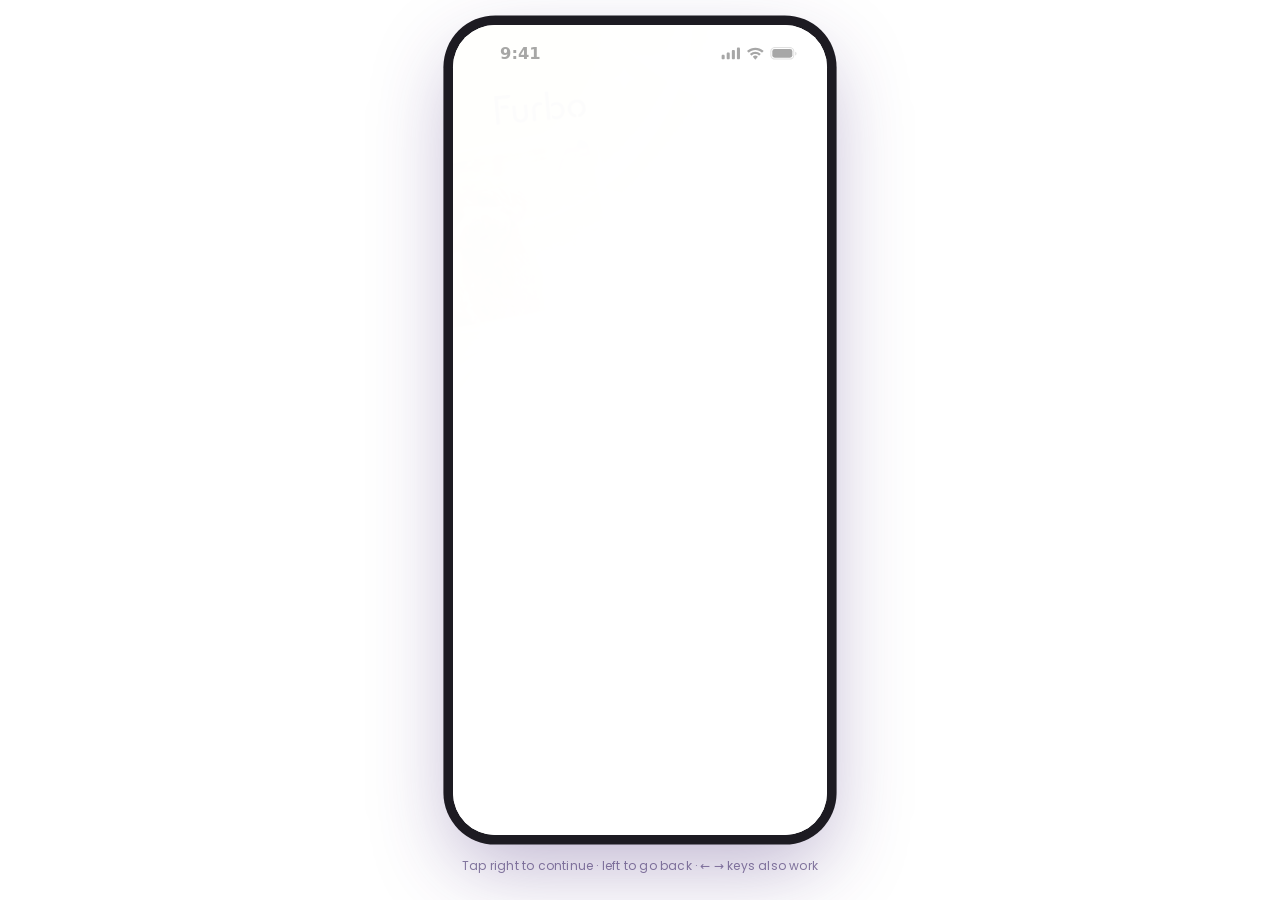
<file: index.html>
<!doctype html>
<html lang="en"><head><meta charset="utf-8"><meta name="viewport" content="width=device-width,initial-scale=1">
<title>Furbo 2026 Wrapped</title>
<meta http-equiv="refresh" content="0; url=v8/">
<style>body{font:16px/1.5 system-ui,sans-serif;display:grid;place-items:center;min-height:100vh;margin:0;background:#fff;color:#434343}a{color:#5170d7;font-weight:600}</style>
</head><body><p>Opening the latest version… <a href="v8/">v8</a></p></body></html>
</file>
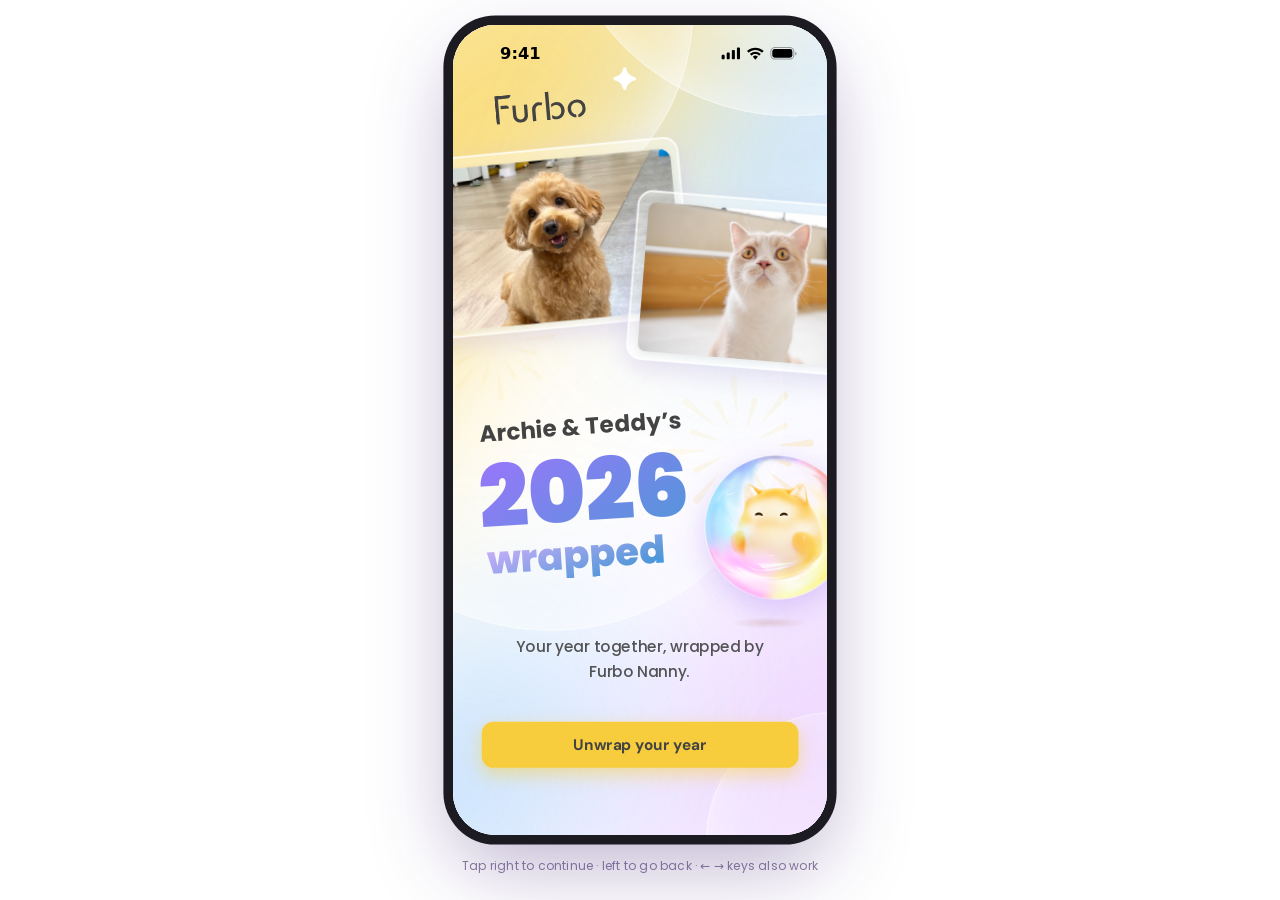
<file: v1/index.html>
<!doctype html>
<html lang="en">
<head>
<meta charset="utf-8">
<meta name="viewport" content="width=device-width, initial-scale=1, viewport-fit=cover, user-scalable=no">
<title>Furbo 2026 Wrapped</title>
<meta name="apple-mobile-web-app-capable" content="yes">
<meta name="mobile-web-app-capable" content="yes">
<meta name="theme-color" content="#ffffff">
<meta name="format-detection" content="telephone=no">
<link rel="preconnect" href="https://fonts.googleapis.com">
<link rel="preconnect" href="https://fonts.gstatic.com" crossorigin>
<link href="https://fonts.googleapis.com/css2?family=DM+Sans:opsz,wght@9..40,500;9..40,700&family=Poppins:wght@500;600;700;800;900&display=swap" rel="stylesheet">
<link rel="stylesheet" href="styles.css?v=20261020d">
</head>
<body>
<div id="viewport">
  <div id="phone">
    <div id="sides"></div>
    <div id="stage">

      <!-- ============ 1 · COVER ============ -->
      <section class="screen s1" data-id="1">
        <img class="star twinkle" src="img/star4.svg" style="left:167px;top:44px;width:24px;--d:0s" alt="">

        <div class="polaroid dog float" style="left:-32px;top:128px;width:275px;height:188px;--rot:-5.46deg;--d:0s">
          <div class="photo" style="left:11px;top:9.5px;width:253px;height:169px;border-radius:12px">
            <img src="img/photo_screenshot.png" style="width:136.77%;height:272.82%;left:-15.44%;top:-87.63%" alt="">
          </div>
        </div>
        <div class="polaroid cat float" style="left:186px;top:181px;width:255px;height:177px;--rot:4.6deg;--d:-1.4s">
          <div class="photo" style="left:10px;top:10px;width:235px;height:156px;border-radius:8px">
            <img src="img/photo_cat.png" style="width:124.05%;height:125.05%;left:-4.43%;top:-6.6%" alt="">
          </div>
        </div>

        <img class="logo-cover" src="img/logo.svg" alt="Furbo">
        <p class="cover-names pop" style="--d:.35s">Archie &amp; Teddy’s</p>
        <p class="cover-year pop" style="--d:.5s">2026</p>
        <p class="cover-wrapped pop" style="--d:.68s">wrapped</p>
        <p class="cover-sub pop" style="--d:.85s">Your year together, wrapped by Furbo Nanny.</p>

        <div class="mascot bob" style="left:262px;top:448px;width:151px;height:151px;--d:-.6s">
          <img src="img/mascot_main.png" style="width:133.33%;height:134.23%;left:-16.67%;top:-20.13%" alt="">
        </div>
        <img class="shadow-blob" src="img/shadow.svg" style="left:290px;top:617px;width:79px" alt="">

        <button class="cta cta-yellow" data-next>Unwrap your year</button>
      </section>

      <!-- ============ 2 · DAYS ON DUTY ============ -->
      <section class="screen s2 story" data-id="2" data-pill-src="img/pill3.svg" data-pill="Nanny’s Year" data-title="328 days on duty">
        <img class="ring-img" src="img/2-image.png" alt="">
        <img class="calendar float-slow" src="img/calendar.png" alt="">
        <div class="paw-glow"></div>
        <img class="star twinkle" src="img/star4.svg" style="left:323px;top:182px;width:20px;--d:.2s" alt="">
        <img class="star twinkle" src="img/star4.svg" style="left:184px;top:34px;width:20px;--d:.9s" alt="">
        <img class="star twinkle" src="img/star4.svg" style="left:306px;top:310px;width:26px;--d:.5s" alt="">
        <img class="star twinkle" src="img/star4.svg" style="left:42px;top:224px;width:20px;--d:1.1s" alt="">
        <h2 class="title pop" style="top:186px;width:248px;left:71px;--d:.1s">Never took a day off.</h2>
        <div class="stat" style="top:350.7px;left:-1.8px;--d:.25s">
          <div class="num h91"><span class="count" data-to="328">328</span></div>
          <div class="cap cap26">days on duty</div>
        </div>
        <img class="shadow-blob" src="img/shadow.svg" style="left:290px;top:689px;width:71px" alt="">
        <img class="mascot-png bob pop" src="img/nanny_calendar.png" style="left:233px;top:493px;width:191.8px;scale:-1 1;--d:.4s" alt="">
      </section>

      <!-- ============ 3 · MOMENTS CAUGHT ============ -->
      <section class="screen s3 story" data-id="3" data-pill-src="img/pill3.svg" data-pill="Nanny’s Year" data-title="61,300 moments caught">
        <img class="star twinkle" src="img/star4.svg" style="left:324px;top:175px;width:18px;--d:.3s" alt="">
        <img class="star twinkle" src="img/star4.svg" style="left:52px;top:140px;width:18px;--d:.8s" alt="">
        <div class="crop float-slow" style="left:187px;top:207px;width:214px;height:220px;opacity:.28;transform:rotate(-148.56deg) scaleY(-1);--d:-1s"><img src="img/cards_dogs.png" style="width:241%;height:100%;left:-141%;top:0" alt=""></div>
        <div class="crop float-slow card3 a" style="left:120px;top:292px;width:190px;height:166px;opacity:.85;--rot:3.3deg;--d:-.4s"><img src="img/cards_calsnap.png" style="width:396.8%;height:192.8%;left:-203.6%;top:-75.7%" alt=""></div>
        <div class="crop float-slow card3 b" style="left:231px;top:359px;width:193px;height:198px;opacity:.9;--d:-1.8s"><img src="img/cards_dogs.png" style="width:241%;height:100%;left:-141%;top:0" alt=""></div>
        <img class="star twinkle" src="img/star4.svg" style="left:194px;top:469px;width:22px;--d:.6s;z-index:3" alt="">
        <h2 class="title pop" style="top:193px;width:298px;left:46px;--d:.1s">Nothing<br>slipping past.</h2>
        <div class="mascot-wrap" style="left:-30px;top:311px;width:198px;height:195px">
          <img class="bob" src="img/nanny_camera.png" style="width:100%;height:100%" alt="">
          <div class="flash"></div>
        </div>
        <img class="shadow-blob" src="img/shadow.svg" style="left:6px;top:505px;width:67px" alt="">
        <div class="stat" style="top:562px;--d:.25s">
          <div class="num h77"><span class="count" data-to="61300">61,300</span></div>
          <div class="cap cap24">moments caught</div>
        </div>
      </section>

      <!-- ============ 4 · CALM ============ -->
      <section class="screen s4 story" data-id="4" data-pill-src="img/pill3.svg" data-pill="Nanny’s Year" data-title="47 times calmed">
        <img class="star twinkle" src="img/star4.svg" style="left:52px;top:140px;width:18px;--d:.3s" alt="">
        <img class="star twinkle" src="img/star4.svg" style="left:321px;top:261px;width:18px;--d:.9s" alt="">
        
        <img class="note-img ns1" src="img/4-1.png" style="left:342px;top:130px;width:48px;opacity:.4" alt="">
        <img class="note-img ns2" src="img/4-2.png" style="left:32px;top:310px;width:52px;opacity:.4" alt="">
        <h2 class="title pop" style="top:194px;width:380px;left:5px;--d:.1s">Calm, whenever it counted</h2>
        <img class="cloud-bubble pop" src="img/bubble_cloud.svg" style="left:71.6px;top:305px;width:323.2px;height:257.9px;--d:.2s" alt="">
        <div class="stat" style="top:364px;left:132px;width:210.3px;--d:.35s;text-align:center">
          <div class="num s4num" style="width:210.3px"><span class="count" data-to="47">47</span></div>
          <div class="cap s4cap" style="width:210.3px">times calmed</div>
        </div>
        <img class="mascot-png bob" src="img/nanny_calm.png" style="left:-34.74px;top:483.41px;width:197.2px;height:196.3px;--d:-1s;filter:drop-shadow(0 10px 18px rgba(170,130,240,.3))" alt="">
        <img class="shadow-blob" src="img/shadow.svg" style="left:13.1px;top:680.4px;width:99.9px" alt="">
      
        <img class="note-img nb n1" src="img/4-1.png" style="left:44px;top:464px;width:54px" alt="">
        <img class="note-img nb n2" src="img/4-2.png" style="left:260px;top:538px;width:66px" alt="">
        <img class="note-img nb n3" src="img/4-3.png" style="left:306px;top:628px;width:42px" alt="">
      </section>

      <!-- ============ 5 · BARKS ============ -->
      <section class="screen s5 story" data-id="5" data-pill-src="img/5-pill.svg" data-pill="Archie &amp; Teddy’s Year" data-pill-class="wide" data-title="2,150 barks">
        <img class="star twinkle" src="img/star4.svg" style="left:333px;top:128px;width:18px;--d:.2s" alt="">
        <img class="star twinkle" src="img/star4.svg" style="left:37px;top:193px;width:18px;--d:.7s" alt="">
        <img class="star twinkle" src="img/star4.svg" style="left:326px;top:311px;width:18px;--d:1.2s" alt="">
        <h2 class="title pop" style="top:194px;width:265px;left:58px;--d:.1s;font-size:40px;line-height:46px">They had a lot to say.</h2>
        <img class="dog-round pop" src="img/photo_dog_round.png" style="--d:.25s" alt="">
        <div class="chip chipL wiggle" style="left:62px;top:312px"><img class="bub" src="img/5-bubble.svg" alt=""><img class="wf" src="img/wave_chip.svg" alt=""></div>
        <div class="chip chipR wiggle" style="left:250px;top:428px;--d:-.8s"><img class="bub" src="img/5-bubble.svg" alt=""><img class="wf" src="img/wave_chip.svg" alt=""></div>
        <div class="stat" style="top:516px;--d:.4s">
          <div class="num h82"><span class="count" data-to="2150">2,150</span></div>
          <div class="cap cap24">barks</div>
          <div class="badge gold" style="margin-top:16px">Top 4% of Furbo Maltipoos</div>
        </div>
      </section>

      <!-- ============ 6 · BUSIEST DAY ============ -->
      <section class="screen s6 story" data-id="6" data-pill-src="img/5-pill.svg" data-pill="Archie &amp; Teddy’s Year" data-pill-class="wide" data-title="Mar 22 · busiest day">
        <img class="star twinkle" src="img/star4.svg" style="left:325px;top:204px;width:18px;--d:.2s" alt="">
        <img class="star twinkle" src="img/star4.svg" style="left:184px;top:34px;width:18px;--d:.9s" alt="">
        <img class="star twinkle yellow" src="img/star7.svg" style="left:32px;top:159px;width:23px;--d:.5s" alt="">
        <h2 class="title pop" style="top:187px;width:331px;left:30px;--d:.1s">The day zoomies won</h2>
        <div class="day-card rise" style="--d:.25s">
          <div class="photo-d"><img src="img/photo_living.jpg" style="width:142.78%;height:128.32%;left:-18.93%;top:-14%" alt=""></div>
          <div class="num-d"><span>Mar 22</span></div>
          <div class="cap-d">busiest day</div>
        </div>
        <div class="paw p1"><img src="img/paw1.svg" alt=""></div>
        <div class="paw p2"><img src="img/paw2.svg" alt=""></div>
        <img class="mascot-png bob" src="img/nanny_camera.png" style="left:282px;top:314px;width:137px;--d:.4s;transform:scaleX(-1)" alt="">
        <img class="shadow-blob" src="img/shadow.svg" style="left:307px;top:449px;width:47px" alt="">
      </section>

      <!-- ============ 7 · SELFIES ============ -->
      <section class="screen s7 story" data-id="7" data-pill-src="img/5-pill.svg" data-pill="Archie &amp; Teddy’s Year" data-pill-class="wide" data-title="412 selfies captured">
        <img class="star twinkle" src="img/star4.svg" style="left:51px;top:288px;width:18px;--d:.2s" alt="">
        <h2 class="title pop" style="top:194px;width:253px;left:69px;--d:.1s">Born for the spotlight</h2>
        <div class="stat" style="top:503px;left:4px;--d:.25s">
          <div class="num h82"><span class="count" data-to="412">412</span></div>
          <div class="cap cap24">selfies captured</div>
        </div>
        <div class="badge gold" style="position:absolute;left:3.5px;right:-3.5px;margin:0 auto;width:max-content;top:637px">Top 4% of Furbo 2+ pet homes</div>

        <img class="circ cC" src="img/s7_circle_cat.png" style="left:67.4px;top:341.9px;width:141.25px;rotate:-18.36deg;--d:.55s" alt="">
        <img class="circ cD" src="img/s7_circle_dog.png" style="left:179.9px;top:344.7px;width:141.32px;rotate:7.05deg;--d:.75s" alt="">
        <img class="crown cA" src="img/s7_crown_a.svg" style="left:99.6px;top:313px;width:52.13px;rotate:-1.17deg;--d:1.05s" alt="">
        <div class="sheen shA" style="left:99.6px;top:313px;width:52.13px;height:52.13px;rotate:-1.17deg;-webkit-mask-image:url(img/s7_crown_a.svg);mask-image:url(img/s7_crown_a.svg);--d:1.05s"></div>
        <img class="crown cB" src="img/s7_crown_b.svg" style="left:246.1px;top:335.4px;width:44.27px;rotate:30.35deg;--d:1.25s" alt="">
        <div class="sheen shB" style="left:246.1px;top:335.4px;width:44.27px;height:44.27px;rotate:30.35deg;-webkit-mask-image:url(img/s7_crown_b.svg);mask-image:url(img/s7_crown_b.svg);--d:1.25s"></div>
        <img class="star twinkle" src="img/star14.svg" style="left:39px;top:563px;width:24px;--d:.4s" alt="">
        <img class="star twinkle" src="img/star14.svg" style="left:347px;top:502px;width:24px;--d:.9s" alt="">
      </section>

      <!-- ============ 8 · CHECK-INS ============ -->
      <section class="screen s8 story" data-id="8" data-pill-src="img/8-pill.svg" data-pill="Your Year" data-title="214 days checked-in">
        
        <img class="phone-img float-slow" src="img/phone_new.png" alt="">
        <img class="star twinkle" src="img/star4.svg" style="left:34px;top:323px;width:24px;--d:.1s" alt="">
        <img class="star twinkle" src="img/star4.svg" style="left:304px;top:152px;width:24px;--d:.6s" alt="">
        <img class="star twinkle" src="img/star4.svg" style="left:212px;top:663px;width:24px;--d:1s" alt="">
        <img class="star twinkle" src="img/star4.svg" style="left:287px;top:563px;width:19px;--d:.4s" alt="">
        <h2 class="title pop" style="top:191px;width:327px;left:31px;--d:.1s;font-size:38px;line-height:47px">Never more than a tap away</h2>
        <div class="stat" style="top:345px;--d:.25s">
          <div class="num h82"><span class="count" data-to="214">214</span></div>
          <div class="cap cap24">days checked-in</div>
        </div>
        <div class="check-bub c1" style="left:112px;top:517px;width:76px;height:76px"><img src="img/check.png" alt=""></div>
        <div class="check-bub c2" style="left:209px;top:500px;width:54px;height:54px"><img src="img/check.png" alt=""></div>
        <div class="check-bub c3" style="left:216px;top:572px;width:48px;height:48px"><img src="img/check.png" alt=""></div>
        <div class="mascot bob" style="left:282px;top:436px;width:156px;height:156px;--d:-.3s;transform-origin:center">
          <img src="img/nanny_magnifier.png" style="width:149.13%;height:133.33%;left:-26.9%;top:-16.67%" alt="">
        </div>
      </section>

      <!-- ============ 9 · NANNY CHAT ============ -->
      <section class="screen s9 story" data-id="9" data-pill-src="img/8-pill.svg" data-pill="Your Year" data-title="320 Nanny Chat uses">
        <h2 class="title pop" style="top:194px;width:326px;left:32px;--d:.1s;font-size:40px;line-height:47px">You and Nanny a great team!</h2>
        <img class="ghost g1 float-slow" src="img/ghost1.svg" style="left:106px;top:580px;width:121.66px;height:99.59px;--d:-.6s" alt="">
        <img class="ghost g2 float-slow" src="img/ghost2.svg" style="left:283px;top:563px;width:97.06px;height:80.83px;--d:-1.4s" alt="">
        <img class="bubble-card pop" src="img/bubble_card9.svg" style="left:33.2px;top:343.9px;width:318.8px;height:255.9px;--d:.2s;transform-origin:50% 50%" alt="">
        <div class="stat" style="top:418px;left:102.5px;width:180px;--d:.35s;text-align:center">
          <div class="num h82" style="width:180px"><span class="count" data-to="320">320</span></div>
          <div class="cap cap24" style="width:180px;white-space:nowrap">Nanny Chat uses</div>
        </div>
        <img class="mascot-glass" src="img/mascot_glass9.svg" style="left:276.81px;top:321.33px;width:124.6px;height:124.6px;rotate:.45deg" alt="">
        <img class="mascot-png bounce" src="img/nanny_pompom.png" style="left:269px;top:310px;width:141px;--d:.4s" alt="">
        <div class="chat-bubble pop" style="left:11px;top:520px;--d:.55s">
          <img src="img/bubble_new.webp" class="flipx" alt="">
          <div class="typing"><i></i><i></i><i></i></div>
        </div>
      </section>

      <!-- ============ 10 · TALKED ============ -->
      <section class="screen s10 story" data-id="10" data-pill-src="img/8-pill.svg" data-pill="Your Year" data-title="58 times you talked">
        <img class="star twinkle" src="img/star4.svg" style="left:332px;top:167px;width:18px;--d:.4s" alt="">
        <img class="wave wv-l pulse-wave" src="img/wave_strong1.svg" style="left:80.5px;top:318.8px;width:109px;height:32px" alt="">
        <img class="wave wv-r pulse-wave" src="img/wave_strong2.svg" style="left:244.2px;top:550.5px;width:160px;height:47px;--d:-.7s" alt="">
        <h2 class="title pop" style="top:196px;width:326px;left:32px;--d:.1s;font-size:40px;line-height:47px">They heard you loud and clear.</h2>
        <img class="bubble-cloud10 pop" src="img/bubble_cloud10.svg" style="left:70.2px;top:299.6px;width:331.6px;height:265.7px;--d:.2s" alt="">
        <div class="stat" style="top:369px;left:148px;width:183.7px;--d:.35s;text-align:center">
          <div class="num s10num" style="width:183.7px"><span class="count" data-to="58">58</span></div>
          <div class="cap s10cap" style="width:183.7px">times you talked</div>
        </div>
        <div class="device" style="left:14.5px;top:468.5px">
          <img src="img/furbo_device_new.png" alt="">
        </div>
        <img class="treat t1" src="img/furbo_treats.png" alt="">
        <img class="treat t2" src="img/furbo_treats.png" alt="">
        <img class="treat t3" src="img/furbo_treats.png" alt="">
        <img class="heart-bub bob" src="img/bubble_heart.png" style="left:32.2px;top:395px;width:98.38px;height:89.34px;rotate:-8.6deg;--d:-.4s" alt="">
      </section>

      <!-- ============ 11 · REVEAL ============ -->
      <section class="screen s11" data-id="11">
        <img class="reveal-bg" src="img/cards_crown.png" alt="">
        <img class="star twinkle" src="img/star4.svg" style="left:52px;top:82px;width:23px;--d:.2s" alt="">
        <img class="star twinkle" src="img/star4.svg" style="left:338px;top:100px;width:23px;--d:.7s" alt="">
        <img class="star twinkle" src="img/star4.svg" style="left:86px;top:69px;width:18px;--d:1.1s" alt="">
        <img class="star twinkle" src="img/star4.svg" style="left:16px;top:248px;width:23px;--d:.5s" alt="">
        <div class="reveal-avatar bob" style="--d:-.4s">
          <div class="ring"><img src="img/nanny_avatar_s11.png" style="width:133.33%;height:134.23%;left:-16.67%;top:-20.13%" alt=""></div>
        </div>
        <h2 class="title pop" style="top:548px;width:331px;left:30px;--d:.2s">Ready to reveal your title?</h2>
        <button class="swipe" id="swipeBtn" aria-label="Swipe up to reveal">
          <span class="swipe-circle"><img src="img/swipe_btn.svg" alt=""></span>
          <span class="swipe-label">Swipe up to see</span>
        </button>
        <div class="reveal-glow"></div>
      </section>

      <!-- ============ 12 · RESULT ============ -->
      <section class="screen s12" data-id="12" data-title="You’re the All-In Pawrent">
        <img class="result-bg" src="img/glass_card.png" alt="">
        <img class="star twinkle" src="img/star4.svg" style="left:315px;top:116px;width:18px;--d:.2s" alt="">
        <img class="star twinkle" src="img/star4.svg" style="left:56px;top:647px;width:18px;--d:.7s" alt="">
        <img class="star twinkle" src="img/star4.svg" style="left:333px;top:742px;width:18px;--d:1.1s" alt="">
        <img class="star twinkle" src="img/star4.svg" style="left:48px;top:140px;width:24px;--d:.4s" alt="">
        <img class="star twinkle" src="img/star4.svg" style="left:352px;top:338px;width:24px;--d:.9s" alt="">
        <img class="logo12" src="img/logo12.svg" alt="Furbo">
        <div class="result-card" id="resultCard">
          <p class="r-pre">You’re the</p>
          <p class="r-title">All-In<br>Pawrent</p>
          <p class="r-tags">On-watch · Generous ·<br>Chatty · Daily</p>
        </div>
        <img class="mascot-png bob r-mascot" src="img/nanny_heart.png" alt="">
        <button class="btn-share" data-share>
          <img src="img/share.svg" alt=""><span>Share</span>
        </button>
        <button class="btn-replay" id="replayBtn">
          <svg width="14" height="15" viewBox="0 0 14 15" fill="none"><path d="M2.2 7.6a4.8 4.8 0 1 0 1.5-3.5M2.2 2.3v2.5h2.5" stroke="#434343" stroke-width="1.6" stroke-linecap="round" stroke-linejoin="round"/></svg>
          <span>Replay</span>
        </button>
      </section>

      <!-- chrome injected for story screens -->
      <div id="chrome">
        <div class="statusbar"><span class="time">9:41</span><img src="img/levels.svg" alt=""></div>
        <div class="progress" id="progress"></div>
        <div class="hdr">
          <img class="hdr-logo" src="img/logo_hdr.svg" alt="Furbo">
          <button class="exit" id="exitBtn" aria-label="Close"><img src="img/exit.svg" alt=""></button>
        </div>
        <img class="pill-img" id="pill" alt="">
        <button class="btn-share story-share" data-share><img src="img/share.svg" alt=""><span>Share</span></button>
      </div>
      <div class="statusbar sb-plain" id="sbPlain"><span class="time">9:41</span><img src="img/levels.svg" alt=""></div>

      <!-- zones -->
      <div id="tapfx"></div>
      <canvas id="confetti" width="390" height="844"></canvas>

      <!-- share sheet -->
      <div id="sheet" class="sheet" aria-hidden="true">
        <div class="sheet-backdrop" data-close-sheet></div>
        <div class="sheet-panel">
          <div class="sheet-grab"></div>
          <div class="sheet-preview">
            <img src="img/logo12.svg" alt="">
            <p id="sheetTitle">Your Furbo 2026 Wrapped</p>
          </div>
          <div class="sheet-row">
            <button data-act="story"><span class="ic ig"></span>Stories</button>
            <button data-act="save"><span class="ic sv"></span>Save image</button>
            <button data-act="copy"><span class="ic cp"></span>Copy link</button>
            <button data-act="more"><span class="ic mr"></span>More</button>
          </div>
          <button class="sheet-cancel" data-close-sheet>Cancel</button>
        </div>
      </div>
      <div id="toast"></div>
    </div>
  </div>
  <p id="hint">Tap right to continue · left to go back · ← → keys also work</p>
</div>

<!-- shared SVG symbols -->
<script src="bg.js?v=20261020d"></script>
<script src="app.js?v=20261020d"></script>
</body>
</html>
</file>
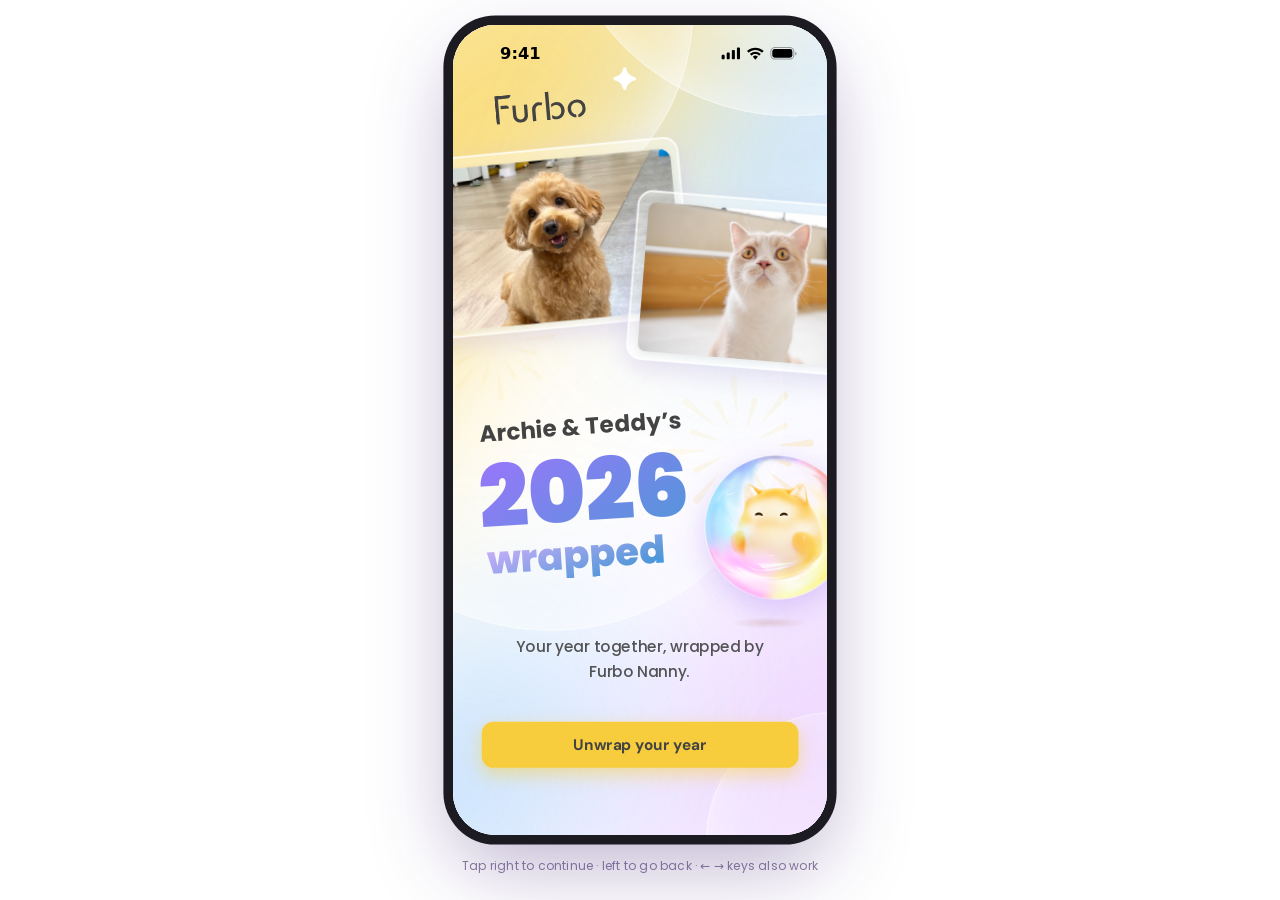
<file: v2/index.html>
<!doctype html>
<html lang="en">
<head>
<meta charset="utf-8">
<meta name="viewport" content="width=device-width, initial-scale=1, viewport-fit=cover, user-scalable=no">
<title>Furbo 2026 Wrapped</title>
<meta name="apple-mobile-web-app-capable" content="yes">
<meta name="mobile-web-app-capable" content="yes">
<meta name="theme-color" content="#ffffff">
<meta name="format-detection" content="telephone=no">
<link rel="preconnect" href="https://fonts.googleapis.com">
<link rel="preconnect" href="https://fonts.gstatic.com" crossorigin>
<link href="https://fonts.googleapis.com/css2?family=DM+Sans:opsz,wght@9..40,500;9..40,700&family=Poppins:wght@500;600;700;800;900&display=swap" rel="stylesheet">
<link rel="stylesheet" href="styles.css?v=v2">
</head>
<body>
<div id="viewport">
  <div id="phone">
    <div id="sides"></div>
    <div id="stage">

      <!-- ============ 1 · COVER ============ -->
      <section class="screen s1" data-id="1">
        <img class="star twinkle" src="img/star4.svg" style="left:167px;top:44px;width:24px;--d:0s" alt="">

        <div class="polaroid dog float" style="left:-32px;top:128px;width:275px;height:188px;--rot:-5.46deg;--d:0s">
          <div class="photo" style="left:11px;top:9.5px;width:253px;height:169px;border-radius:12px">
            <img src="img/photo_screenshot.png" style="width:136.77%;height:272.82%;left:-15.44%;top:-87.63%" alt="">
          </div>
        </div>
        <div class="polaroid cat float" style="left:186px;top:181px;width:255px;height:177px;--rot:4.6deg;--d:-1.4s">
          <div class="photo" style="left:10px;top:10px;width:235px;height:156px;border-radius:8px">
            <img src="img/photo_cat.png" style="width:124.05%;height:125.05%;left:-4.43%;top:-6.6%" alt="">
          </div>
        </div>

        <img class="logo-cover" src="img/logo.svg" alt="Furbo">
        <p class="cover-names pop" style="--d:.35s">Archie &amp; Teddy’s</p>
        <p class="cover-year pop" style="--d:.5s">2026</p>
        <p class="cover-wrapped pop" style="--d:.68s">wrapped</p>
        <p class="cover-sub pop" style="--d:.85s">Your year together, wrapped by Furbo Nanny.</p>

        <div class="mascot bob" style="left:262px;top:448px;width:151px;height:151px;--d:-.6s">
          <img src="img/mascot_main.png" style="width:133.33%;height:134.23%;left:-16.67%;top:-20.13%" alt="">
        </div>
        <img class="shadow-blob" src="img/shadow.svg" style="left:290px;top:617px;width:79px" alt="">

        <button class="cta cta-yellow" data-next>Unwrap your year</button>
      </section>

      <!-- ============ 2 · DAYS ON DUTY ============ -->
      <section class="screen s2 story" data-id="2" data-pill-src="img/pill3.svg" data-pill="Nanny’s Year" data-title="328 days on duty">
        <img class="ring-img" src="img/2-image.png" alt="">
        <img class="calendar float-slow" src="img/calendar.png" alt="">
        <div class="paw-glow"></div>
        <img class="star twinkle" src="img/star4.svg" style="left:323px;top:182px;width:20px;--d:.2s" alt="">
        <img class="star twinkle" src="img/star4.svg" style="left:184px;top:34px;width:20px;--d:.9s" alt="">
        <img class="star twinkle" src="img/star4.svg" style="left:306px;top:310px;width:26px;--d:.5s" alt="">
        <img class="star twinkle" src="img/star4.svg" style="left:42px;top:224px;width:20px;--d:1.1s" alt="">
        <h2 class="title pop" style="top:186px;width:248px;left:71px;--d:.1s">Never took a day off.</h2>
        <div class="stat" style="top:350.7px;left:-1.8px;--d:.25s">
          <div class="num h91"><span class="count" data-to="328">328</span></div>
          <div class="cap cap26">days on duty</div>
        </div>
        <img class="shadow-blob" src="img/shadow.svg" style="left:290px;top:689px;width:71px" alt="">
        <img class="mascot-png bob pop" src="img/nanny_calendar.png" style="left:233px;top:493px;width:191.8px;scale:-1 1;--d:.4s" alt="">
      </section>

      <!-- ============ 3 · MOMENTS CAUGHT ============ -->
      <section class="screen s3 story" data-id="3" data-pill-src="img/pill3.svg" data-pill="Nanny’s Year" data-title="61,300 moments caught">
        <img class="star twinkle" src="img/star4.svg" style="left:324px;top:175px;width:18px;--d:.3s" alt="">
        <img class="star twinkle" src="img/star4.svg" style="left:52px;top:140px;width:18px;--d:.8s" alt="">
        <div class="crop float-slow" style="left:187px;top:207px;width:214px;height:220px;opacity:.28;transform:rotate(-148.56deg) scaleY(-1);--d:-1s"><img src="img/cards_dogs.png" style="width:241%;height:100%;left:-141%;top:0" alt=""></div>
        <div class="crop float-slow card3 a" style="left:120px;top:292px;width:190px;height:166px;opacity:.85;--rot:3.3deg;--d:-.4s"><img src="img/cards_calsnap.png" style="width:396.8%;height:192.8%;left:-203.6%;top:-75.7%" alt=""></div>
        <div class="crop float-slow card3 b" style="left:231px;top:359px;width:193px;height:198px;opacity:.9;--d:-1.8s"><img src="img/cards_dogs.png" style="width:241%;height:100%;left:-141%;top:0" alt=""></div>
        <img class="star twinkle" src="img/star4.svg" style="left:194px;top:469px;width:22px;--d:.6s;z-index:3" alt="">
        <h2 class="title pop" style="top:193px;width:298px;left:46px;--d:.1s">Nothing<br>slipping past.</h2>
        <div class="mascot-wrap" style="left:-30px;top:311px;width:198px;height:195px">
          <img class="bob" src="img/nanny_camera.png" style="width:100%;height:100%" alt="">
          <div class="flash"></div>
        </div>
        <img class="shadow-blob" src="img/shadow.svg" style="left:6px;top:505px;width:67px" alt="">
        <div class="stat" style="top:562px;--d:.25s">
          <div class="num h77"><span class="count" data-to="61300">61,300</span></div>
          <div class="cap cap24">moments caught</div>
        </div>
      </section>

      <!-- ============ 4 · CALM ============ -->
      <section class="screen s4 story" data-id="4" data-pill-src="img/pill3.svg" data-pill="Nanny’s Year" data-title="47 times calmed">
        <img class="star twinkle" src="img/star4.svg" style="left:52px;top:140px;width:18px;--d:.3s" alt="">
        <img class="star twinkle" src="img/star4.svg" style="left:321px;top:261px;width:18px;--d:.9s" alt="">
        
        <img class="note-img ns1" src="img/4-1.png" style="left:342px;top:130px;width:48px;opacity:.4" alt="">
        <img class="note-img ns2" src="img/4-2.png" style="left:32px;top:310px;width:52px;opacity:.4" alt="">
        <h2 class="title pop" style="top:194px;width:380px;left:5px;--d:.1s">Calm, whenever it counted</h2>
        <img class="cloud-bubble pop" src="img/bubble_cloud.svg" style="left:71.6px;top:305px;width:323.2px;height:257.9px;--d:.2s" alt="">
        <div class="stat" style="top:364px;left:132px;width:210.3px;--d:.35s;text-align:center">
          <div class="num s4num" style="width:210.3px"><span class="count" data-to="47">47</span></div>
          <div class="cap s4cap" style="width:210.3px">times calmed</div>
        </div>
        <img class="mascot-png bob" src="img/nanny_calm.png" style="left:-34.74px;top:483.41px;width:197.2px;height:196.3px;--d:-1s;filter:drop-shadow(0 10px 18px rgba(170,130,240,.3))" alt="">
        <img class="shadow-blob" src="img/shadow.svg" style="left:13.1px;top:680.4px;width:99.9px" alt="">
      
        <img class="note-img nb n1" src="img/4-1.png" style="left:44px;top:464px;width:54px" alt="">
        <img class="note-img nb n2" src="img/4-2.png" style="left:260px;top:538px;width:66px" alt="">
        <img class="note-img nb n3" src="img/4-3.png" style="left:306px;top:628px;width:42px" alt="">
      </section>

      <!-- ============ 5 · BARKS ============ -->
      <section class="screen s5 story" data-id="5" data-pill-src="img/5-pill.svg" data-pill="Archie &amp; Teddy’s Year" data-pill-class="wide" data-title="2,150 barks">
        <img class="star twinkle" src="img/star4.svg" style="left:333px;top:128px;width:18px;--d:.2s" alt="">
        <img class="star twinkle" src="img/star4.svg" style="left:37px;top:193px;width:18px;--d:.7s" alt="">
        <img class="star twinkle" src="img/star4.svg" style="left:326px;top:311px;width:18px;--d:1.2s" alt="">
        <h2 class="title pop" style="top:194px;width:265px;left:58px;--d:.1s;font-size:40px;line-height:46px">They had a lot to say.</h2>
        <img class="dog-round pop" src="img/photo_dog_round.png" style="--d:.25s" alt="">
        <div class="chip chipL wiggle" style="left:62px;top:312px"><img class="bub" src="img/5-bubble.svg" alt=""><img class="wf" src="img/wave_chip.svg" alt=""></div>
        <div class="chip chipR wiggle" style="left:250px;top:428px;--d:-.8s"><img class="bub" src="img/5-bubble.svg" alt=""><img class="wf" src="img/wave_chip.svg" alt=""></div>
        <div class="stat" style="top:516px;--d:.4s">
          <div class="num h82"><span class="count" data-to="2150">2,150</span></div>
          <div class="cap cap24">barks</div>
          <div class="badge gold" style="margin-top:16px">Top 4% of Furbo Maltipoos</div>
        </div>
      </section>

      <!-- ============ 6 · BUSIEST DAY ============ -->
      <section class="screen s6 story" data-id="6" data-pill-src="img/5-pill.svg" data-pill="Archie &amp; Teddy’s Year" data-pill-class="wide" data-title="Mar 22 · busiest day">
        <img class="star twinkle" src="img/star4.svg" style="left:325px;top:204px;width:18px;--d:.2s" alt="">
        <img class="star twinkle" src="img/star4.svg" style="left:184px;top:34px;width:18px;--d:.9s" alt="">
        <img class="star twinkle yellow" src="img/star7.svg" style="left:32px;top:159px;width:23px;--d:.5s" alt="">
        <h2 class="title pop" style="top:187px;width:331px;left:30px;--d:.1s">The day zoomies won</h2>
        <div class="day-card rise" style="--d:.25s">
          <div class="photo-d"><img src="img/photo_living.jpg" style="width:142.78%;height:128.32%;left:-18.93%;top:-14%" alt=""></div>
          <div class="num-d"><span>Mar 22</span></div>
          <div class="cap-d">busiest day</div>
        </div>
        <div class="paw p1"><img src="img/paw1.svg" alt=""></div>
        <div class="paw p2"><img src="img/paw2.svg" alt=""></div>
        <img class="mascot-png bob" src="img/nanny_camera.png" style="left:282px;top:314px;width:137px;--d:.4s;transform:scaleX(-1)" alt="">
        <img class="shadow-blob" src="img/shadow.svg" style="left:307px;top:449px;width:47px" alt="">
      </section>

      <!-- ============ 7 · SELFIES ============ -->
      <section class="screen s7 story" data-id="7" data-pill-src="img/5-pill.svg" data-pill="Archie &amp; Teddy’s Year" data-pill-class="wide" data-title="412 selfies captured">
        <img class="star twinkle" src="img/star4.svg" style="left:51px;top:288px;width:18px;--d:.2s" alt="">
        <h2 class="title pop" style="top:194px;width:253px;left:69px;--d:.1s">Born for the spotlight</h2>
        <div class="stat" style="top:503px;left:4px;--d:.25s">
          <div class="num h82"><span class="count" data-to="412">412</span></div>
          <div class="cap cap24">selfies captured</div>
        </div>
        <div class="badge gold" style="position:absolute;left:3.5px;right:-3.5px;margin:0 auto;width:max-content;top:637px">Top 4% of Furbo 2+ pet homes</div>

        <img class="circ cC" src="img/s7_circle_cat.png" style="left:67.4px;top:341.9px;width:141.25px;rotate:-18.36deg;--d:.55s" alt="">
        <img class="circ cD" src="img/s7_circle_dog.png" style="left:179.9px;top:344.7px;width:141.32px;rotate:7.05deg;--d:.75s" alt="">
        <img class="crown cA" src="img/s7_crown_a.svg" style="left:99.6px;top:313px;width:52.13px;rotate:-1.17deg;--d:1.05s" alt="">
        <div class="sheen shA" style="left:99.6px;top:313px;width:52.13px;height:52.13px;rotate:-1.17deg;-webkit-mask-image:url(img/s7_crown_a.svg);mask-image:url(img/s7_crown_a.svg);--d:1.05s"></div>
        <img class="crown cB" src="img/s7_crown_b.svg" style="left:246.1px;top:335.4px;width:44.27px;rotate:30.35deg;--d:1.25s" alt="">
        <div class="sheen shB" style="left:246.1px;top:335.4px;width:44.27px;height:44.27px;rotate:30.35deg;-webkit-mask-image:url(img/s7_crown_b.svg);mask-image:url(img/s7_crown_b.svg);--d:1.25s"></div>
        <img class="star twinkle" src="img/star14.svg" style="left:39px;top:563px;width:24px;--d:.4s" alt="">
        <img class="star twinkle" src="img/star14.svg" style="left:347px;top:502px;width:24px;--d:.9s" alt="">
      </section>

      <!-- ============ 8 · CHECK-INS ============ -->
      <section class="screen s8 story" data-id="8" data-pill-src="img/8-pill.svg" data-pill="Your Year" data-title="214 days checked-in">
        
        <img class="phone-img float-slow" src="img/phone_new.png" alt="">
        <img class="star twinkle" src="img/star4.svg" style="left:34px;top:323px;width:24px;--d:.1s" alt="">
        <img class="star twinkle" src="img/star4.svg" style="left:304px;top:152px;width:24px;--d:.6s" alt="">
        <img class="star twinkle" src="img/star4.svg" style="left:212px;top:663px;width:24px;--d:1s" alt="">
        <img class="star twinkle" src="img/star4.svg" style="left:287px;top:563px;width:19px;--d:.4s" alt="">
        <h2 class="title pop" style="top:191px;width:327px;left:31px;--d:.1s;font-size:38px;line-height:47px">Never more than a tap away</h2>
        <div class="stat" style="top:345px;--d:.25s">
          <div class="num h82"><span class="count" data-to="214">214</span></div>
          <div class="cap cap24">days checked-in</div>
        </div>
        <div class="check-bub c1" style="left:112px;top:517px;width:76px;height:76px"><img src="img/check.png" alt=""></div>
        <div class="check-bub c2" style="left:209px;top:500px;width:54px;height:54px"><img src="img/check.png" alt=""></div>
        <div class="check-bub c3" style="left:216px;top:572px;width:48px;height:48px"><img src="img/check.png" alt=""></div>
        <div class="mascot bob" style="left:282px;top:436px;width:156px;height:156px;--d:-.3s;transform-origin:center">
          <img src="img/nanny_magnifier.png" style="width:149.13%;height:133.33%;left:-26.9%;top:-16.67%" alt="">
        </div>
      </section>

      <!-- ============ 9 · NANNY CHAT ============ -->
      <section class="screen s9 story" data-id="9" data-pill-src="img/8-pill.svg" data-pill="Your Year" data-title="320 Nanny Chat uses">
        <h2 class="title pop" style="top:194px;width:326px;left:32px;--d:.1s;font-size:40px;line-height:47px">You and Nanny a great team!</h2>
        <img class="ghost g1 float-slow" src="img/ghost1.svg" style="left:106px;top:580px;width:121.66px;height:99.59px;--d:-.6s" alt="">
        <img class="ghost g2 float-slow" src="img/ghost2.svg" style="left:283px;top:563px;width:97.06px;height:80.83px;--d:-1.4s" alt="">
        <img class="bubble-card pop" src="img/bubble_card9.svg" style="left:33.2px;top:343.9px;width:318.8px;height:255.9px;--d:.2s;transform-origin:50% 50%" alt="">
        <div class="stat" style="top:418px;left:102.5px;width:180px;--d:.35s;text-align:center">
          <div class="num h82" style="width:180px"><span class="count" data-to="320">320</span></div>
          <div class="cap cap24" style="width:180px;white-space:nowrap">Nanny Chat uses</div>
        </div>
        <img class="mascot-glass" src="img/mascot_glass9.svg" style="left:276.81px;top:321.33px;width:124.6px;height:124.6px;rotate:.45deg" alt="">
        <img class="mascot-png bounce" src="img/nanny_pompom.png" style="left:269px;top:310px;width:141px;--d:.4s" alt="">
        <div class="chat-bubble pop" style="left:11px;top:520px;--d:.55s">
          <img src="img/bubble_new.webp" class="flipx" alt="">
          <div class="typing"><i></i><i></i><i></i></div>
        </div>
      </section>

      <!-- ============ 10 · TALKED ============ -->
      <section class="screen s10 story" data-id="10" data-pill-src="img/8-pill.svg" data-pill="Your Year" data-title="58 times you talked">
        <img class="star twinkle" src="img/star4.svg" style="left:332px;top:167px;width:18px;--d:.4s" alt="">
        <img class="wave wv-l pulse-wave" src="img/wave_strong1.svg" style="left:80.5px;top:318.8px;width:109px;height:32px" alt="">
        <img class="wave wv-r pulse-wave" src="img/wave_strong2.svg" style="left:244.2px;top:550.5px;width:160px;height:47px;--d:-.7s" alt="">
        <h2 class="title pop" style="top:196px;width:326px;left:32px;--d:.1s;font-size:40px;line-height:47px">They heard you loud and clear.</h2>
        <img class="bubble-cloud10 pop" src="img/bubble_cloud10.svg" style="left:70.2px;top:299.6px;width:331.6px;height:265.7px;--d:.2s" alt="">
        <div class="stat" style="top:369px;left:148px;width:183.7px;--d:.35s;text-align:center">
          <div class="num s10num" style="width:183.7px"><span class="count" data-to="58">58</span></div>
          <div class="cap s10cap" style="width:183.7px">times you talked</div>
        </div>
        <div class="device" style="left:14.5px;top:468.5px">
          <img src="img/furbo_device_new.png" alt="">
        </div>
        <img class="treat t1" src="img/furbo_treats.png" alt="">
        <img class="treat t2" src="img/furbo_treats.png" alt="">
        <img class="treat t3" src="img/furbo_treats.png" alt="">
        <img class="heart-bub bob" src="img/bubble_heart.png" style="left:32.2px;top:395px;width:98.38px;height:89.34px;rotate:-8.6deg;--d:-.4s" alt="">
      </section>

      <!-- ============ 11 · REVEAL ============ -->
      <section class="screen s11" data-id="11">
        <img class="reveal-bg" src="img/cards_crown.png" alt="">
        <img class="star twinkle" src="img/star4.svg" style="left:52px;top:82px;width:23px;--d:.2s" alt="">
        <img class="star twinkle" src="img/star4.svg" style="left:338px;top:100px;width:23px;--d:.7s" alt="">
        <img class="star twinkle" src="img/star4.svg" style="left:86px;top:69px;width:18px;--d:1.1s" alt="">
        <img class="star twinkle" src="img/star4.svg" style="left:16px;top:248px;width:23px;--d:.5s" alt="">
        <div class="reveal-avatar bob" style="--d:-.4s">
          <div class="ring"><img src="img/nanny_avatar_s11.png" style="width:133.33%;height:134.23%;left:-16.67%;top:-20.13%" alt=""></div>
        </div>
        <h2 class="title pop" style="top:548px;width:331px;left:30px;--d:.2s">Ready to reveal your title?</h2>
        <button class="swipe" id="swipeBtn" aria-label="Swipe up to reveal">
          <span class="swipe-circle"><img src="img/swipe_btn.svg" alt=""></span>
          <span class="swipe-label">Swipe up to see</span>
        </button>
        <div class="reveal-glow"></div>
      </section>

      <!-- ============ 12 · RESULT ============ -->
      <section class="screen s12" data-id="12" data-title="You’re the All-In Pawrent">
        <img class="result-bg" src="img/glass_card.png" alt="">
        <img class="star twinkle" src="img/star4.svg" style="left:315px;top:116px;width:18px;--d:.2s" alt="">
        <img class="star twinkle" src="img/star4.svg" style="left:56px;top:647px;width:18px;--d:.7s" alt="">
        <img class="star twinkle" src="img/star4.svg" style="left:333px;top:742px;width:18px;--d:1.1s" alt="">
        <img class="star twinkle" src="img/star4.svg" style="left:48px;top:140px;width:24px;--d:.4s" alt="">
        <img class="star twinkle" src="img/star4.svg" style="left:352px;top:338px;width:24px;--d:.9s" alt="">
        <img class="logo12" src="img/logo12.svg" alt="Furbo">
        <div class="result-card" id="resultCard">
          <p class="r-pre">You’re the</p>
          <p class="r-title">All-In<br>Pawrent</p>
          <p class="r-tags">On-watch · Generous ·<br>Chatty · Daily</p>
        </div>
        <img class="mascot-png bob r-mascot" src="img/nanny_heart.png" alt="">
        <button class="btn-share" data-share>
          <img src="img/share.svg" alt=""><span>Share</span>
        </button>
        <button class="btn-replay" id="replayBtn">
          <svg width="14" height="15" viewBox="0 0 14 15" fill="none"><path d="M2.2 7.6a4.8 4.8 0 1 0 1.5-3.5M2.2 2.3v2.5h2.5" stroke="#434343" stroke-width="1.6" stroke-linecap="round" stroke-linejoin="round"/></svg>
          <span>Replay</span>
        </button>
      </section>

      <!-- chrome injected for story screens -->
      <div id="chrome">
        <div class="statusbar"><span class="time">9:41</span><img src="img/levels.svg" alt=""></div>
        <div class="progress" id="progress"></div>
        <div class="hdr">
          <img class="hdr-logo" src="img/logo_hdr.svg" alt="Furbo">
          <button class="exit" id="exitBtn" aria-label="Close"><img src="img/exit.svg" alt=""></button>
        </div>
        <img class="pill-img" id="pill" alt="">
        <button class="btn-share story-share" data-share><img src="img/share.svg" alt=""><span>Share</span></button>
      </div>
      <div class="statusbar sb-plain" id="sbPlain"><span class="time">9:41</span><img src="img/levels.svg" alt=""></div>

      <!-- zones -->
      <div id="tapfx"></div>
      <canvas id="confetti" width="390" height="844"></canvas>

      <!-- share sheet -->
      <div id="sheet" class="sheet" aria-hidden="true">
        <div class="sheet-backdrop" data-close-sheet></div>
        <div class="sheet-panel">
          <div class="sheet-grab"></div>
          <div class="sheet-preview">
            <img src="img/logo12.svg" alt="">
            <p id="sheetTitle">Your Furbo 2026 Wrapped</p>
          </div>
          <div class="sheet-row">
            <button data-act="story"><span class="ic ig"></span>Stories</button>
            <button data-act="save"><span class="ic sv"></span>Save image</button>
            <button data-act="copy"><span class="ic cp"></span>Copy link</button>
            <button data-act="more"><span class="ic mr"></span>More</button>
          </div>
          <button class="sheet-cancel" data-close-sheet>Cancel</button>
        </div>
      </div>
      <div id="toast"></div>
    </div>
  </div>
  <p id="hint">Tap right to continue · left to go back · ← → keys also work</p>
</div>

<!-- shared SVG symbols -->
<script src="bg.js?v=v2"></script>
<script src="app.js?v=v2"></script>
</body>
</html>
</file>
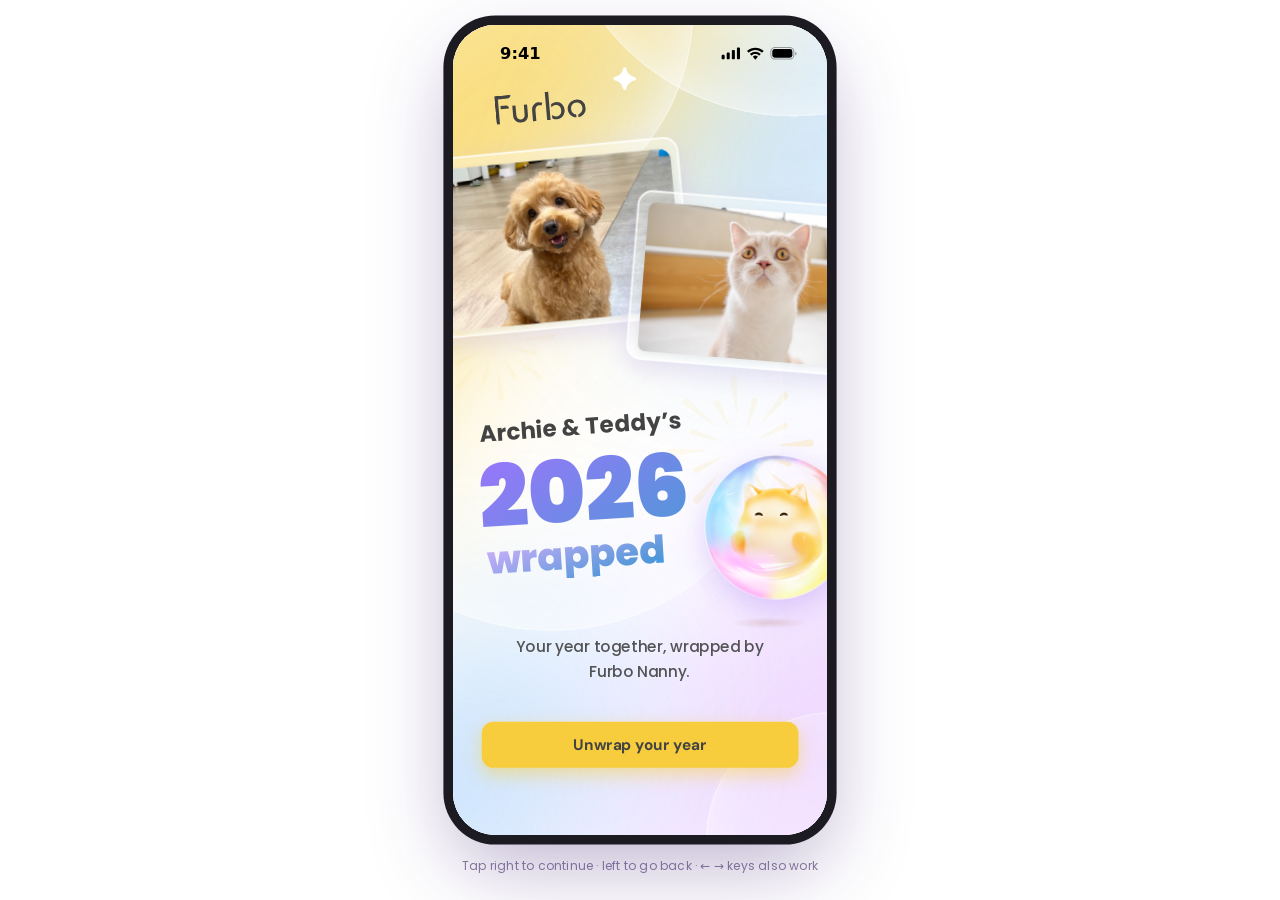
<file: v3/index.html>
<!doctype html>
<html lang="en">
<head>
<meta charset="utf-8">
<meta name="viewport" content="width=device-width, initial-scale=1, viewport-fit=cover, user-scalable=no">
<title>Furbo 2026 Wrapped</title>
<meta name="apple-mobile-web-app-capable" content="yes">
<meta name="mobile-web-app-capable" content="yes">
<meta name="theme-color" content="#ffffff">
<meta name="format-detection" content="telephone=no">
<link rel="preconnect" href="https://fonts.googleapis.com">
<link rel="preconnect" href="https://fonts.gstatic.com" crossorigin>
<link href="https://fonts.googleapis.com/css2?family=DM+Sans:opsz,wght@9..40,500;9..40,700&family=Poppins:wght@500;600;700;800;900&display=swap" rel="stylesheet">
<link rel="stylesheet" href="styles.css?v=v3">
</head>
<body>
<div id="viewport">
  <div id="phone">
    <div id="sides"></div>
    <div id="stage">

      <!-- ============ 1 · COVER ============ -->
      <section class="screen s1" data-id="1">
        <img class="star twinkle" src="img/star4.svg" style="left:167px;top:44px;width:24px;--d:0s" alt="">

        <div class="polaroid dog float" style="left:-32px;top:128px;width:275px;height:188px;--rot:-5.46deg;--d:0s">
          <div class="photo" style="left:11px;top:9.5px;width:253px;height:169px;border-radius:12px">
            <img src="img/photo_screenshot.png" style="width:136.77%;height:272.82%;left:-15.44%;top:-87.63%" alt="">
          </div>
        </div>
        <div class="polaroid cat float" style="left:186px;top:181px;width:255px;height:177px;--rot:4.6deg;--d:-1.4s">
          <div class="photo" style="left:10px;top:10px;width:235px;height:156px;border-radius:8px">
            <img src="img/photo_cat.png" style="width:124.05%;height:125.05%;left:-4.43%;top:-6.6%" alt="">
          </div>
        </div>

        <img class="logo-cover" src="img/logo.svg" alt="Furbo">
        <p class="cover-names pop" style="--d:.35s">Archie &amp; Teddy’s</p>
        <p class="cover-year pop" style="--d:.5s">2026</p>
        <p class="cover-wrapped pop" style="--d:.68s">wrapped</p>
        <p class="cover-sub pop" style="--d:.85s">Your year together, wrapped by Furbo Nanny.</p>

        <div class="mascot bob" style="left:262px;top:448px;width:151px;height:151px;--d:-.6s">
          <img src="img/mascot_main.png" style="width:133.33%;height:134.23%;left:-16.67%;top:-20.13%" alt="">
        </div>
        <img class="shadow-blob" src="img/shadow.svg" style="left:290px;top:617px;width:79px" alt="">

        <button class="cta cta-yellow" data-next>Unwrap your year</button>
      </section>

      <!-- ============ 2 · DAYS ON DUTY ============ -->
      <section class="screen s2 story" data-id="2" data-pill-src="img/pill3.svg" data-pill="Nanny’s Year" data-title="328 days on duty">
        <img class="ring-img" src="img/2-image.png" alt="">
        <img class="calendar float-slow" src="img/calendar.png" alt="">
        <div class="paw-glow"></div>
        <img class="star twinkle" src="img/star4.svg" style="left:323px;top:182px;width:20px;--d:.2s" alt="">
        <img class="star twinkle" src="img/star4.svg" style="left:184px;top:34px;width:20px;--d:.9s" alt="">
        <img class="star twinkle" src="img/star4.svg" style="left:306px;top:310px;width:26px;--d:.5s" alt="">
        <img class="star twinkle" src="img/star4.svg" style="left:42px;top:224px;width:20px;--d:1.1s" alt="">
        <h2 class="title pop" style="top:186px;width:248px;left:71px;--d:.1s">Never took a day off.</h2>
        <div class="stat" style="top:350.7px;left:-1.8px;--d:.25s">
          <div class="num h91"><span class="count" data-to="328">328</span></div>
          <div class="cap cap26">days on duty</div>
        </div>
        <img class="shadow-blob" src="img/shadow.svg" style="left:290px;top:689px;width:71px" alt="">
        <img class="mascot-png bob pop" src="img/nanny_calendar.png" style="left:233px;top:493px;width:191.8px;scale:-1 1;--d:.4s" alt="">
      </section>

      <!-- ============ 3 · MOMENTS CAUGHT ============ -->
      <section class="screen s3 story" data-id="3" data-pill-src="img/pill3.svg" data-pill="Nanny’s Year" data-title="61,300 moments caught">
        <img class="star twinkle" src="img/star4.svg" style="left:324px;top:175px;width:18px;--d:.3s" alt="">
        <img class="star twinkle" src="img/star4.svg" style="left:52px;top:140px;width:18px;--d:.8s" alt="">
        <div class="crop float-slow" style="left:187px;top:207px;width:214px;height:220px;opacity:.28;transform:rotate(-148.56deg) scaleY(-1);--d:-1s"><img src="img/cards_dogs.png" style="width:241%;height:100%;left:-141%;top:0" alt=""></div>
        <div class="crop float-slow card3 a" style="left:120px;top:292px;width:190px;height:166px;opacity:.85;--rot:3.3deg;--d:-.4s"><img src="img/cards_calsnap.png" style="width:396.8%;height:192.8%;left:-203.6%;top:-75.7%" alt=""></div>
        <div class="crop float-slow card3 b" style="left:231px;top:359px;width:193px;height:198px;opacity:.9;--d:-1.8s"><img src="img/cards_dogs.png" style="width:241%;height:100%;left:-141%;top:0" alt=""></div>
        <img class="star twinkle" src="img/star4.svg" style="left:194px;top:469px;width:22px;--d:.6s;z-index:3" alt="">
        <h2 class="title pop" style="top:193px;width:298px;left:46px;--d:.1s">Nothing<br>slipping past.</h2>
        <div class="mascot-wrap" style="left:-30px;top:311px;width:198px;height:195px">
          <img class="bob" src="img/nanny_camera.png" style="width:100%;height:100%" alt="">
          <div class="flash"></div>
        </div>
        <img class="shadow-blob" src="img/shadow.svg" style="left:6px;top:505px;width:67px" alt="">
        <div class="stat" style="top:562px;--d:.25s">
          <div class="num h77"><span class="count" data-to="61300">61,300</span></div>
          <div class="cap cap24">moments caught</div>
        </div>
      </section>

      <!-- ============ 4 · CALM ============ -->
      <section class="screen s4 story" data-id="4" data-pill-src="img/pill3.svg" data-pill="Nanny’s Year" data-title="47 times calmed">
        <img class="star twinkle" src="img/star4.svg" style="left:52px;top:140px;width:18px;--d:.3s" alt="">
        <img class="star twinkle" src="img/star4.svg" style="left:321px;top:261px;width:18px;--d:.9s" alt="">
        
        <img class="note-img ns1" src="img/4-1.png" style="left:342px;top:130px;width:48px;opacity:.4" alt="">
        <img class="note-img ns2" src="img/4-2.png" style="left:32px;top:310px;width:52px;opacity:.4" alt="">
        <h2 class="title pop" style="top:194px;width:380px;left:5px;--d:.1s">Calm, whenever it counted</h2>
        <img class="cloud-bubble pop" src="img/bubble_cloud.svg" style="left:71.6px;top:305px;width:323.2px;height:257.9px;--d:.2s" alt="">
        <div class="stat" style="top:364px;left:132px;width:210.3px;--d:.35s;text-align:center">
          <div class="num s4num" style="width:210.3px"><span class="count" data-to="47">47</span></div>
          <div class="cap s4cap" style="width:210.3px">times calmed</div>
        </div>
        <img class="mascot-png bob" src="img/nanny_calm.png" style="left:-34.74px;top:483.41px;width:197.2px;height:196.3px;--d:-1s;filter:drop-shadow(0 10px 18px rgba(170,130,240,.3))" alt="">
        <img class="shadow-blob" src="img/shadow.svg" style="left:13.1px;top:680.4px;width:99.9px" alt="">
      
        <img class="note-img nb n1" src="img/4-1.png" style="left:44px;top:464px;width:54px" alt="">
        <img class="note-img nb n2" src="img/4-2.png" style="left:260px;top:538px;width:66px" alt="">
        <img class="note-img nb n3" src="img/4-3.png" style="left:306px;top:628px;width:42px" alt="">
      </section>

      <!-- ============ 5 · BARKS ============ -->
      <section class="screen s5 story" data-id="5" data-pill-src="img/5-pill.svg" data-pill="Archie &amp; Teddy’s Year" data-pill-class="wide" data-title="2,150 barks">
        <img class="star twinkle" src="img/star4.svg" style="left:333px;top:128px;width:18px;--d:.2s" alt="">
        <img class="star twinkle" src="img/star4.svg" style="left:37px;top:193px;width:18px;--d:.7s" alt="">
        <img class="star twinkle" src="img/star4.svg" style="left:326px;top:311px;width:18px;--d:1.2s" alt="">
        <h2 class="title pop" style="top:194px;width:265px;left:58px;--d:.1s;font-size:40px;line-height:46px">They had a lot to say.</h2>
        <img class="dog-round pop" src="img/photo_dog_round.png" style="--d:.25s" alt="">
        <div class="chip chipL wiggle" style="left:62px;top:312px"><img class="bub" src="img/5-bubble.svg" alt=""><img class="wf" src="img/wave_chip.svg" alt=""></div>
        <div class="chip chipR wiggle" style="left:250px;top:428px;--d:-.8s"><img class="bub" src="img/5-bubble.svg" alt=""><img class="wf" src="img/wave_chip.svg" alt=""></div>
        <div class="stat" style="top:516px;--d:.4s">
          <div class="num h82"><span class="count" data-to="2150">2,150</span></div>
          <div class="cap cap24">barks</div>
          <div class="badge gold" style="margin-top:16px">Top 4% of Furbo Maltipoos</div>
        </div>
      </section>

      <!-- ============ 6 · BUSIEST DAY ============ -->
      <section class="screen s6 story" data-id="6" data-pill-src="img/5-pill.svg" data-pill="Archie &amp; Teddy’s Year" data-pill-class="wide" data-title="Mar 22 · busiest day">
        <img class="star twinkle" src="img/star4.svg" style="left:325px;top:204px;width:18px;--d:.2s" alt="">
        <img class="star twinkle" src="img/star4.svg" style="left:184px;top:34px;width:18px;--d:.9s" alt="">
        <img class="star twinkle yellow" src="img/star7.svg" style="left:32px;top:159px;width:23px;--d:.5s" alt="">
        <h2 class="title pop" style="top:187px;width:331px;left:30px;--d:.1s">The day zoomies won</h2>
        <div class="day-card rise" style="--d:.25s">
          <div class="photo-d"><img src="img/photo_living.jpg" style="width:142.78%;height:128.32%;left:-18.93%;top:-14%" alt=""></div>
          <div class="num-d"><span>Mar 22</span></div>
          <div class="cap-d">busiest day</div>
        </div>
        <div class="paw p1"><img src="img/paw1.svg" alt=""></div>
        <div class="paw p2"><img src="img/paw2.svg" alt=""></div>
        <img class="mascot-png bob" src="img/nanny_camera.png" style="left:282px;top:314px;width:137px;--d:.4s;transform:scaleX(-1)" alt="">
        <img class="shadow-blob" src="img/shadow.svg" style="left:307px;top:449px;width:47px" alt="">
      </section>

      <!-- ============ 7 · SELFIES ============ -->
      <section class="screen s7 story" data-id="7" data-pill-src="img/5-pill.svg" data-pill="Archie &amp; Teddy’s Year" data-pill-class="wide" data-title="412 selfies captured">
        <img class="star twinkle" src="img/star4.svg" style="left:51px;top:288px;width:18px;--d:.2s" alt="">
        <h2 class="title pop" style="top:194px;width:253px;left:69px;--d:.1s">Born for the spotlight</h2>
        <div class="stat" style="top:503px;left:4px;--d:.25s">
          <div class="num h82"><span class="count" data-to="412">412</span></div>
          <div class="cap cap24">selfies captured</div>
        </div>
        <div class="badge gold" style="position:absolute;left:3.5px;right:-3.5px;margin:0 auto;width:max-content;top:637px">Top 4% of Furbo 2+ pet homes</div>

        <img class="circ cC" src="img/s7_circle_cat.png" style="left:67.4px;top:341.9px;width:141.25px;rotate:-18.36deg;--d:.55s" alt="">
        <img class="circ cD" src="img/s7_circle_dog.png" style="left:179.9px;top:344.7px;width:141.32px;rotate:7.05deg;--d:.75s" alt="">
        <img class="crown cA" src="img/s7_crown_a.svg" style="left:99.6px;top:313px;width:52.13px;rotate:-1.17deg;--d:1.05s" alt="">
        <div class="sheen shA" style="left:99.6px;top:313px;width:52.13px;height:52.13px;rotate:-1.17deg;-webkit-mask-image:url(img/s7_crown_a.svg);mask-image:url(img/s7_crown_a.svg);--d:1.05s"></div>
        <img class="crown cB" src="img/s7_crown_b.svg" style="left:246.1px;top:335.4px;width:44.27px;rotate:30.35deg;--d:1.25s" alt="">
        <div class="sheen shB" style="left:246.1px;top:335.4px;width:44.27px;height:44.27px;rotate:30.35deg;-webkit-mask-image:url(img/s7_crown_b.svg);mask-image:url(img/s7_crown_b.svg);--d:1.25s"></div>
        <img class="star twinkle" src="img/star14.svg" style="left:39px;top:563px;width:24px;--d:.4s" alt="">
        <img class="star twinkle" src="img/star14.svg" style="left:347px;top:502px;width:24px;--d:.9s" alt="">
      </section>

      <!-- ============ 8 · CHECK-INS ============ -->
      <section class="screen s8 story" data-id="8" data-pill-src="img/8-pill.svg" data-pill="Your Year" data-title="214 days checked-in">
        
        <img class="phone-img float-slow" src="img/phone_new.png" alt="">
        <img class="star twinkle" src="img/star4.svg" style="left:34px;top:323px;width:24px;--d:.1s" alt="">
        <img class="star twinkle" src="img/star4.svg" style="left:304px;top:152px;width:24px;--d:.6s" alt="">
        <img class="star twinkle" src="img/star4.svg" style="left:212px;top:663px;width:24px;--d:1s" alt="">
        <img class="star twinkle" src="img/star4.svg" style="left:287px;top:563px;width:19px;--d:.4s" alt="">
        <h2 class="title pop" style="top:191px;width:327px;left:31px;--d:.1s;font-size:38px;line-height:47px">Never more than a tap away</h2>
        <div class="stat" style="top:345px;--d:.25s">
          <div class="num h82"><span class="count" data-to="214">214</span></div>
          <div class="cap cap24">days checked-in</div>
        </div>
        <div class="check-bub c1" style="left:112px;top:517px;width:76px;height:76px"><img src="img/check.png" alt=""></div>
        <div class="check-bub c2" style="left:209px;top:500px;width:54px;height:54px"><img src="img/check.png" alt=""></div>
        <div class="check-bub c3" style="left:216px;top:572px;width:48px;height:48px"><img src="img/check.png" alt=""></div>
        <div class="mascot bob" style="left:282px;top:436px;width:156px;height:156px;--d:-.3s;transform-origin:center">
          <img src="img/nanny_magnifier.png" style="width:149.13%;height:133.33%;left:-26.9%;top:-16.67%" alt="">
        </div>
      </section>

      <!-- ============ 9 · NANNY CHAT ============ -->
      <section class="screen s9 story" data-id="9" data-pill-src="img/8-pill.svg" data-pill="Your Year" data-title="320 Nanny Chat uses">
        <h2 class="title pop" style="top:194px;width:326px;left:32px;--d:.1s;font-size:40px;line-height:47px">You and Nanny a great team!</h2>
        <img class="ghost g1 float-slow" src="img/ghost1.svg" style="left:106px;top:580px;width:121.66px;height:99.59px;--d:-.6s" alt="">
        <img class="ghost g2 float-slow" src="img/ghost2.svg" style="left:283px;top:563px;width:97.06px;height:80.83px;--d:-1.4s" alt="">
        <img class="bubble-card pop" src="img/bubble_card9.svg" style="left:33.2px;top:343.9px;width:318.8px;height:255.9px;--d:.2s;transform-origin:50% 50%" alt="">
        <div class="stat" style="top:418px;left:102.5px;width:180px;--d:.35s;text-align:center">
          <div class="num h82" style="width:180px"><span class="count" data-to="320">320</span></div>
          <div class="cap cap24" style="width:180px;white-space:nowrap">Nanny Chat uses</div>
        </div>
        <img class="mascot-glass" src="img/mascot_glass9.svg" style="left:276.81px;top:321.33px;width:124.6px;height:124.6px;rotate:.45deg" alt="">
        <img class="mascot-png bounce" src="img/nanny_pompom.png" style="left:269px;top:310px;width:141px;--d:.4s" alt="">
        <div class="chat-bubble pop" style="left:11px;top:520px;--d:.55s">
          <img src="img/bubble_new.webp" class="flipx" alt="">
          <div class="typing"><i></i><i></i><i></i></div>
        </div>
      </section>

      <!-- ============ 10 · TALKED ============ -->
      <section class="screen s10 story" data-id="10" data-pill-src="img/8-pill.svg" data-pill="Your Year" data-title="58 times you talked">
        <img class="star twinkle" src="img/star4.svg" style="left:332px;top:167px;width:18px;--d:.4s" alt="">
        <img class="wave wv-l pulse-wave" src="img/wave_strong1.svg" style="left:80.5px;top:318.8px;width:109px;height:32px" alt="">
        <img class="wave wv-r pulse-wave" src="img/wave_strong2.svg" style="left:244.2px;top:550.5px;width:160px;height:47px;--d:-.7s" alt="">
        <h2 class="title pop" style="top:196px;width:326px;left:32px;--d:.1s;font-size:40px;line-height:47px">They heard you loud and clear.</h2>
        <img class="bubble-cloud10 pop" src="img/bubble_cloud10.svg" style="left:70.2px;top:299.6px;width:331.6px;height:265.7px;--d:.2s" alt="">
        <div class="stat" style="top:369px;left:148px;width:183.7px;--d:.35s;text-align:center">
          <div class="num s10num" style="width:183.7px"><span class="count" data-to="58">58</span></div>
          <div class="cap s10cap" style="width:183.7px">times you talked</div>
        </div>
        <div class="device" style="left:14.5px;top:468.5px">
          <img src="img/furbo_device_new.png" alt="">
        </div>
        <img class="treat t1" src="img/furbo_treats.png" alt="">
        <img class="treat t2" src="img/furbo_treats.png" alt="">
        <img class="treat t3" src="img/furbo_treats.png" alt="">
        <img class="heart-bub bob" src="img/bubble_heart.png" style="left:32.2px;top:395px;width:98.38px;height:89.34px;rotate:-8.6deg;--d:-.4s" alt="">
      </section>

      <!-- ============ 11 · REVEAL ============ -->
      <section class="screen s11" data-id="11">
        <img class="reveal-bg" src="img/cards_crown.png" alt="">
        <img class="star twinkle" src="img/star4.svg" style="left:52px;top:82px;width:23px;--d:.2s" alt="">
        <img class="star twinkle" src="img/star4.svg" style="left:338px;top:100px;width:23px;--d:.7s" alt="">
        <img class="star twinkle" src="img/star4.svg" style="left:86px;top:69px;width:18px;--d:1.1s" alt="">
        <img class="star twinkle" src="img/star4.svg" style="left:16px;top:248px;width:23px;--d:.5s" alt="">
        <div class="reveal-avatar bob" style="--d:-.4s">
          <div class="ring"><img src="img/nanny_avatar_s11.png" style="width:133.33%;height:134.23%;left:-16.67%;top:-20.13%" alt=""></div>
        </div>
        <h2 class="title pop" style="top:548px;width:331px;left:30px;--d:.2s">Ready to reveal your title?</h2>
        <button class="swipe" id="swipeBtn" aria-label="Swipe up to reveal">
          <span class="swipe-circle"><img src="img/swipe_btn.svg" alt=""></span>
          <span class="swipe-label">Swipe up to see</span>
        </button>
        <div class="reveal-glow"></div>
      </section>

      <!-- ============ 12 · RESULT ============ -->
      <section class="screen s12" data-id="12" data-title="You’re the All-In Pawrent">
        <img class="result-bg" src="img/glass_card.png" alt="">
        <img class="star twinkle" src="img/star4.svg" style="left:315px;top:116px;width:18px;--d:.2s" alt="">
        <img class="star twinkle" src="img/star4.svg" style="left:56px;top:647px;width:18px;--d:.7s" alt="">
        <img class="star twinkle" src="img/star4.svg" style="left:333px;top:742px;width:18px;--d:1.1s" alt="">
        <img class="star twinkle" src="img/star4.svg" style="left:48px;top:140px;width:24px;--d:.4s" alt="">
        <img class="star twinkle" src="img/star4.svg" style="left:352px;top:338px;width:24px;--d:.9s" alt="">
        <img class="logo12" src="img/logo12.svg" alt="Furbo">
        <div class="result-card" id="resultCard">
          <p class="r-pre">You’re the</p>
          <p class="r-title">All-In<br>Pawrent</p>
          <p class="r-tags">On-watch · Generous ·<br>Chatty · Daily</p>
        </div>
        <img class="mascot-png bob r-mascot" src="img/nanny_heart.png" alt="">
        <button class="btn-share" data-share>
          <img src="img/share.svg" alt=""><span>Share</span>
        </button>
        <button class="btn-replay" id="replayBtn">
          <svg width="14" height="15" viewBox="0 0 14 15" fill="none"><path d="M2.2 7.6a4.8 4.8 0 1 0 1.5-3.5M2.2 2.3v2.5h2.5" stroke="#434343" stroke-width="1.6" stroke-linecap="round" stroke-linejoin="round"/></svg>
          <span>Replay</span>
        </button>
      </section>

      <!-- chrome injected for story screens -->
      <div id="chrome">
        <div class="statusbar"><span class="time">9:41</span><img src="img/levels.svg" alt=""></div>
        <div class="progress" id="progress"></div>
        <div class="hdr">
          <img class="hdr-logo" src="img/logo_hdr.svg" alt="Furbo">
          <button class="exit" id="exitBtn" aria-label="Close"><img src="img/exit.svg" alt=""></button>
        </div>
        <img class="pill-img" id="pill" alt="">
        <button class="btn-share story-share" data-share><img src="img/share.svg" alt=""><span>Share</span></button>
      </div>
      <div class="statusbar sb-plain" id="sbPlain"><span class="time">9:41</span><img src="img/levels.svg" alt=""></div>

      <!-- zones -->
      <div id="tapfx"></div>
      <canvas id="confetti" width="390" height="844"></canvas>

      <!-- share sheet -->
      <div id="sheet" class="sheet" aria-hidden="true">
        <div class="sheet-backdrop" data-close-sheet></div>
        <div class="sheet-panel">
          <div class="sheet-grab"></div>
          <div class="sheet-preview">
            <img src="img/logo12.svg" alt="">
            <p id="sheetTitle">Your Furbo 2026 Wrapped</p>
          </div>
          <div class="sheet-row">
            <button data-act="story"><span class="ic ig"></span>Stories</button>
            <button data-act="save"><span class="ic sv"></span>Save image</button>
            <button data-act="copy"><span class="ic cp"></span>Copy link</button>
            <button data-act="more"><span class="ic mr"></span>More</button>
          </div>
          <button class="sheet-cancel" data-close-sheet>Cancel</button>
        </div>
      </div>
      <div id="toast"></div>
    </div>
  </div>
  <p id="hint">Tap right to continue · left to go back · ← → keys also work</p>
</div>

<!-- shared SVG symbols -->
<script src="bg.js?v=v3"></script>
<script src="app.js?v=v3"></script>
</body>
</html>
</file>
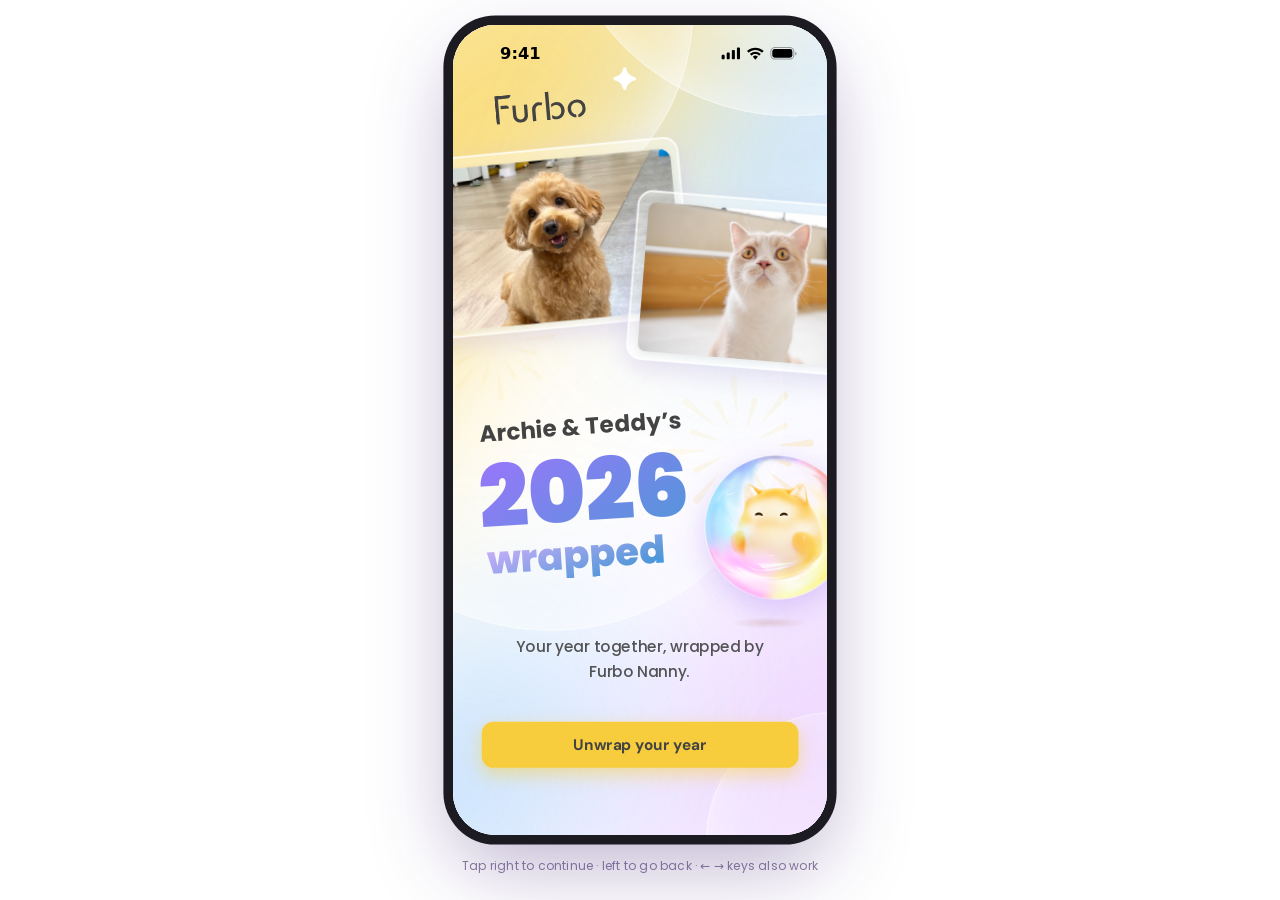
<file: v4/index.html>
<!doctype html>
<html lang="en">
<head>
<meta charset="utf-8">
<meta name="viewport" content="width=device-width, initial-scale=1, viewport-fit=cover, user-scalable=no">
<title>Furbo 2026 Wrapped</title>
<meta name="apple-mobile-web-app-capable" content="yes">
<meta name="mobile-web-app-capable" content="yes">
<meta name="theme-color" content="#ffffff">
<meta name="format-detection" content="telephone=no">
<link rel="preconnect" href="https://fonts.googleapis.com">
<link rel="preconnect" href="https://fonts.gstatic.com" crossorigin>
<link href="https://fonts.googleapis.com/css2?family=DM+Sans:opsz,wght@9..40,500;9..40,700&family=Poppins:wght@500;600;700;800;900&display=swap" rel="stylesheet">
<link rel="stylesheet" href="styles.css?v=v4">
</head>
<body>
<div id="viewport">
  <div id="phone">
    <div id="sides"></div>
    <div id="stage">

      <!-- ============ 1 · COVER ============ -->
      <section class="screen s1" data-id="1">
        <img class="star twinkle" src="img/star4.svg" style="left:167px;top:44px;width:24px;--d:0s" alt="">

        <div class="polaroid dog float" style="left:-32px;top:128px;width:275px;height:188px;--rot:-5.46deg;--d:0s">
          <div class="photo" style="left:11px;top:9.5px;width:253px;height:169px;border-radius:12px">
            <img src="img/photo_screenshot.png" style="width:136.77%;height:272.82%;left:-15.44%;top:-87.63%" alt="">
          </div>
        </div>
        <div class="polaroid cat float" style="left:186px;top:181px;width:255px;height:177px;--rot:4.6deg;--d:-1.4s">
          <div class="photo" style="left:10px;top:10px;width:235px;height:156px;border-radius:8px">
            <img src="img/photo_cat.png" style="width:124.05%;height:125.05%;left:-4.43%;top:-6.6%" alt="">
          </div>
        </div>

        <img class="logo-cover" src="img/logo.svg" alt="Furbo">
        <p class="cover-names pop" style="--d:.35s">Archie &amp; Teddy’s</p>
        <p class="cover-year pop" style="--d:.5s">2026</p>
        <p class="cover-wrapped pop" style="--d:.68s">wrapped</p>
        <p class="cover-sub pop" style="--d:.85s">Your year together, wrapped by Furbo Nanny.</p>

        <div class="mascot bob" style="left:262px;top:448px;width:151px;height:151px;--d:-.6s">
          <img src="img/mascot_main.png" style="width:133.33%;height:134.23%;left:-16.67%;top:-20.13%" alt="">
        </div>
        <img class="shadow-blob" src="img/shadow.svg" style="left:290px;top:617px;width:79px" alt="">

        <button class="cta cta-yellow" data-next>Unwrap your year</button>
      </section>

      <!-- ============ 2 · DAYS ON DUTY ============ -->
      <section class="screen s2 story" data-id="2" data-pill-src="img/pill3.svg" data-pill="Nanny’s Year" data-title="328 days on duty">
        <img class="ring-img" src="img/2-image.png" alt="">
        <img class="calendar float-slow" src="img/calendar.png" alt="">
        
        <img class="star twinkle" src="img/star4.svg" style="left:323px;top:182px;width:20px;--d:.2s" alt="">
        <img class="star twinkle" src="img/star4.svg" style="left:184px;top:34px;width:20px;--d:.9s" alt="">
        <img class="star twinkle" src="img/star4.svg" style="left:306px;top:310px;width:26px;--d:.5s" alt="">
        <img class="star twinkle" src="img/star4.svg" style="left:42px;top:224px;width:20px;--d:1.1s" alt="">
        <h2 class="title pop" style="top:186px;width:248px;left:71px;--d:.1s">Never took a day off.</h2>
        <div class="stat" style="top:350.7px;left:-1.8px;--d:.25s">
          <div class="num h91"><span class="count" data-to="328">328</span></div>
          <div class="cap cap26">days on duty</div>
        </div>
        <img class="shadow-blob" src="img/shadow.svg" style="left:290px;top:689px;width:71px" alt="">
        <img class="mascot-png bob pop" src="img/nanny_calendar.png" style="left:233px;top:493px;width:191.8px;scale:-1 1;--d:.4s" alt="">
      </section>

      <!-- ============ 3 · MOMENTS CAUGHT ============ -->
      <section class="screen s3 story" data-id="3" data-pill-src="img/pill3.svg" data-pill="Nanny’s Year" data-title="61,300 moments caught">
        <img class="star twinkle" src="img/star4.svg" style="left:324px;top:175px;width:18px;--d:.3s" alt="">
        <img class="star twinkle" src="img/star4.svg" style="left:52px;top:140px;width:18px;--d:.8s" alt="">
        <div class="crop float-slow" style="left:187px;top:207px;width:214px;height:220px;opacity:.28;transform:rotate(-148.56deg) scaleY(-1);--d:-1s"><img src="img/cards_dogs.png" style="width:241%;height:100%;left:-141%;top:0" alt=""></div>
        <div class="crop float-slow card3 a" style="left:120px;top:292px;width:190px;height:166px;opacity:.85;--rot:3.3deg;--d:-.4s"><img src="img/cards_calsnap.png" style="width:396.8%;height:192.8%;left:-203.6%;top:-75.7%" alt=""></div>
        <div class="crop float-slow card3 b" style="left:231px;top:359px;width:193px;height:198px;opacity:.9;--d:-1.8s"><img src="img/cards_dogs.png" style="width:241%;height:100%;left:-141%;top:0" alt=""></div>
        <img class="star twinkle" src="img/star4.svg" style="left:194px;top:469px;width:22px;--d:.6s;z-index:3" alt="">
        <h2 class="title pop" style="top:193px;width:298px;left:46px;--d:.1s">Nothing<br>slipping past.</h2>
        <div class="mascot-wrap" style="left:-30px;top:311px;width:198px;height:195px">
          <img class="bob" src="img/nanny_camera.png" style="width:100%;height:100%" alt="">
          <div class="flash"></div>
        </div>
        <img class="shadow-blob" src="img/shadow.svg" style="left:6px;top:505px;width:67px" alt="">
        <div class="stat" style="top:562px;--d:.25s">
          <div class="num h77"><span class="count" data-to="61300">61,300</span></div>
          <div class="cap cap24">moments caught</div>
        </div>
      </section>

      <!-- ============ 4 · CALM ============ -->
      <section class="screen s4 story" data-id="4" data-pill-src="img/pill3.svg" data-pill="Nanny’s Year" data-title="47 times calmed">
        <img class="star twinkle" src="img/star4.svg" style="left:52px;top:140px;width:18px;--d:.3s" alt="">
        <img class="star twinkle" src="img/star4.svg" style="left:321px;top:261px;width:18px;--d:.9s" alt="">
        
        <img class="note-img ns1" src="img/4-1.png" style="left:342px;top:130px;width:48px;opacity:.4" alt="">
        <img class="note-img ns2" src="img/4-2.png" style="left:32px;top:310px;width:52px;opacity:.4" alt="">
        <h2 class="title pop" style="top:194px;width:380px;left:5px;--d:.1s">Calm, whenever it counted</h2>
        <img class="cloud-bubble pop" src="img/bubble_cloud.svg" style="left:71.6px;top:305px;width:323.2px;height:257.9px;--d:.2s" alt="">
        <div class="stat" style="top:364px;left:132px;width:210.3px;--d:.35s;text-align:center">
          <div class="num s4num" style="width:210.3px"><span class="count" data-to="47">47</span></div>
          <div class="cap s4cap" style="width:210.3px">times calmed</div>
        </div>
        <img class="mascot-png bob" src="img/nanny_calm.png" style="left:-34.74px;top:483.41px;width:197.2px;height:196.3px;--d:-1s;filter:drop-shadow(0 10px 18px rgba(170,130,240,.3))" alt="">
        <img class="shadow-blob" src="img/shadow.svg" style="left:13.1px;top:680.4px;width:99.9px" alt="">
      
        <img class="note-img nb n1" src="img/4-1.png" style="left:44px;top:464px;width:54px" alt="">
        <img class="note-img nb n2" src="img/4-2.png" style="left:260px;top:538px;width:66px" alt="">
        <img class="note-img nb n3" src="img/4-3.png" style="left:306px;top:628px;width:42px" alt="">
      </section>

      <!-- ============ 5 · BARKS ============ -->
      <section class="screen s5 story" data-id="5" data-pill-src="img/5-pill.svg" data-pill="Archie &amp; Teddy’s Year" data-pill-class="wide" data-title="2,150 barks">
        <img class="star twinkle" src="img/star4.svg" style="left:333px;top:128px;width:18px;--d:.2s" alt="">
        <img class="star twinkle" src="img/star4.svg" style="left:37px;top:193px;width:18px;--d:.7s" alt="">
        <img class="star twinkle" src="img/star4.svg" style="left:326px;top:311px;width:18px;--d:1.2s" alt="">
        <h2 class="title pop" style="top:194px;width:265px;left:58px;--d:.1s;font-size:40px;line-height:46px">They had a lot to say.</h2>
        <img class="dog-round pop" src="img/photo_dog_round.png" style="--d:.25s" alt="">
        <div class="chip chipL wiggle" style="left:62px;top:312px"><img class="bub" src="img/5-bubble.svg" alt=""><img class="wf" src="img/wave_chip.svg" alt=""></div>
        <div class="chip chipR wiggle" style="left:250px;top:428px;--d:-.8s"><img class="bub" src="img/5-bubble.svg" alt=""><img class="wf" src="img/wave_chip.svg" alt=""></div>
        <div class="stat" style="top:516px;--d:.4s">
          <div class="num h82"><span class="count" data-to="2150">2,150</span></div>
          <div class="cap cap24">barks</div>
          <div class="badge gold" style="margin-top:16px">Top 4% of Furbo Maltipoos</div>
        </div>
      </section>

      <!-- ============ 6 · BUSIEST DAY ============ -->
      <section class="screen s6 story" data-id="6" data-pill-src="img/5-pill.svg" data-pill="Archie &amp; Teddy’s Year" data-pill-class="wide" data-title="Mar 22 · busiest day">
        <img class="star twinkle" src="img/star4.svg" style="left:325px;top:204px;width:18px;--d:.2s" alt="">
        <img class="star twinkle" src="img/star4.svg" style="left:184px;top:34px;width:18px;--d:.9s" alt="">
        <img class="star twinkle yellow" src="img/star7.svg" style="left:32px;top:159px;width:23px;--d:.5s" alt="">
        <h2 class="title pop" style="top:187px;width:331px;left:30px;--d:.1s">The day zoomies won</h2>
        <div class="day-card rise" style="--d:.25s">
          <div class="photo-d"><img src="img/photo_living.jpg" style="width:142.78%;height:128.32%;left:-18.93%;top:-14%" alt=""></div>
          <div class="num-d"><span>Mar 22</span></div>
          <div class="cap-d">busiest day</div>
        </div>
        <div class="paw p1"><img src="img/paw1.svg" alt=""></div>
        <div class="paw p2"><img src="img/paw2.svg" alt=""></div>
        <img class="mascot-png bob" src="img/nanny_camera.png" style="left:282px;top:314px;width:137px;--d:.4s;transform:scaleX(-1)" alt="">
        <img class="shadow-blob" src="img/shadow.svg" style="left:307px;top:449px;width:47px" alt="">
      </section>

      <!-- ============ 7 · SELFIES ============ -->
      <section class="screen s7 story" data-id="7" data-pill-src="img/5-pill.svg" data-pill="Archie &amp; Teddy’s Year" data-pill-class="wide" data-title="412 selfies captured">
        <img class="star twinkle" src="img/star4.svg" style="left:51px;top:288px;width:18px;--d:.2s" alt="">
        <h2 class="title pop" style="top:194px;width:253px;left:69px;--d:.1s">Born for the spotlight</h2>
        <div class="stat" style="top:503px;left:4px;--d:.25s">
          <div class="num h82"><span class="count" data-to="412">412</span></div>
          <div class="cap cap24">selfies captured</div>
        </div>
        <div class="badge gold" style="position:absolute;left:3.5px;right:-3.5px;margin:0 auto;width:max-content;top:637px">Top 4% of Furbo 2+ pet homes</div>

        <img class="circ cC" src="img/s7_circle_cat.png" style="left:67.4px;top:341.9px;width:141.25px;rotate:-18.36deg;--d:.55s" alt="">
        <img class="circ cD" src="img/s7_circle_dog.png" style="left:179.9px;top:344.7px;width:141.32px;rotate:7.05deg;--d:.75s" alt="">
        <img class="crown cA" src="img/s7_crown_a.svg" style="left:99.6px;top:313px;width:52.13px;rotate:-1.17deg;--d:1.05s" alt="">
        <div class="sheen shA" style="left:99.6px;top:313px;width:52.13px;height:52.13px;rotate:-1.17deg;-webkit-mask-image:url(img/s7_crown_a.svg);mask-image:url(img/s7_crown_a.svg);--d:1.05s"></div>
        <img class="crown cB" src="img/s7_crown_b.svg" style="left:246.1px;top:335.4px;width:44.27px;rotate:30.35deg;--d:1.25s" alt="">
        <div class="sheen shB" style="left:246.1px;top:335.4px;width:44.27px;height:44.27px;rotate:30.35deg;-webkit-mask-image:url(img/s7_crown_b.svg);mask-image:url(img/s7_crown_b.svg);--d:1.25s"></div>
        <img class="star twinkle" src="img/star14.svg" style="left:39px;top:563px;width:24px;--d:.4s" alt="">
        <img class="star twinkle" src="img/star14.svg" style="left:347px;top:502px;width:24px;--d:.9s" alt="">
      </section>

      <!-- ============ 8 · CHECK-INS ============ -->
      <section class="screen s8 story" data-id="8" data-pill-src="img/8-pill.svg" data-pill="Your Year" data-title="214 days checked-in">
        
        <img class="phone-img float-slow" src="img/phone_new.png" alt="">
        <img class="star twinkle" src="img/star4.svg" style="left:34px;top:323px;width:24px;--d:.1s" alt="">
        <img class="star twinkle" src="img/star4.svg" style="left:304px;top:152px;width:24px;--d:.6s" alt="">
        <img class="star twinkle" src="img/star4.svg" style="left:212px;top:663px;width:24px;--d:1s" alt="">
        <img class="star twinkle" src="img/star4.svg" style="left:287px;top:563px;width:19px;--d:.4s" alt="">
        <h2 class="title pop" style="top:191px;width:327px;left:31px;--d:.1s;font-size:38px;line-height:47px">Never more than a tap away</h2>
        <div class="stat" style="top:345px;--d:.25s">
          <div class="num h82"><span class="count" data-to="214">214</span></div>
          <div class="cap cap24">days checked-in</div>
        </div>
        <div class="check-bub c1" style="left:112px;top:517px;width:76px;height:76px"><img src="img/check.png" alt=""></div>
        <div class="check-bub c2" style="left:209px;top:500px;width:54px;height:54px"><img src="img/check.png" alt=""></div>
        <div class="check-bub c3" style="left:216px;top:572px;width:48px;height:48px"><img src="img/check.png" alt=""></div>
        <div class="mascot bob" style="left:282px;top:436px;width:156px;height:156px;--d:-.3s;transform-origin:center">
          <img src="img/nanny_magnifier.png" style="width:149.13%;height:133.33%;left:-26.9%;top:-16.67%" alt="">
        </div>
      </section>

      <!-- ============ 9 · NANNY CHAT ============ -->
      <section class="screen s9 story" data-id="9" data-pill-src="img/8-pill.svg" data-pill="Your Year" data-title="320 Nanny Chat uses">
        <h2 class="title pop" style="top:194px;width:326px;left:32px;--d:.1s;font-size:40px;line-height:47px">You and Nanny a great team!</h2>
        <img class="ghost g1 float-slow" src="img/ghost1.svg" style="left:106px;top:580px;width:121.66px;height:99.59px;--d:-.6s" alt="">
        <img class="ghost g2 float-slow" src="img/ghost2.svg" style="left:283px;top:563px;width:97.06px;height:80.83px;--d:-1.4s" alt="">
        <img class="bubble-card pop" src="img/bubble_card9.svg" style="left:33.2px;top:343.9px;width:318.8px;height:255.9px;--d:.2s;transform-origin:50% 50%" alt="">
        <div class="stat" style="top:418px;left:102.5px;width:180px;--d:.35s;text-align:center">
          <div class="num h82" style="width:180px"><span class="count" data-to="320">320</span></div>
          <div class="cap cap24" style="width:180px;white-space:nowrap">Nanny Chat uses</div>
        </div>
        <img class="mascot-glass" src="img/mascot_glass9.svg" style="left:276.81px;top:321.33px;width:124.6px;height:124.6px;rotate:.45deg" alt="">
        <img class="mascot-png bounce" src="img/nanny_pompom.png" style="left:269px;top:310px;width:141px;--d:.4s" alt="">
        <div class="chat-bubble pop" style="left:11px;top:520px;--d:.55s">
          <img src="img/bubble_new.webp" class="flipx" alt="">
          <div class="typing"><i></i><i></i><i></i></div>
        </div>
      </section>

      <!-- ============ 10 · TALKED ============ -->
      <section class="screen s10 story" data-id="10" data-pill-src="img/8-pill.svg" data-pill="Your Year" data-title="58 times you talked">
        <img class="star twinkle" src="img/star4.svg" style="left:332px;top:167px;width:18px;--d:.4s" alt="">
        <img class="wave wv-l pulse-wave" src="img/wave_strong1.svg" style="left:80.5px;top:318.8px;width:109px;height:32px" alt="">
        <img class="wave wv-r pulse-wave" src="img/wave_strong2.svg" style="left:244.2px;top:550.5px;width:160px;height:47px;--d:-.7s" alt="">
        <h2 class="title pop" style="top:196px;width:326px;left:32px;--d:.1s;font-size:40px;line-height:47px">They heard you loud and clear.</h2>
        <img class="bubble-cloud10 pop" src="img/bubble_cloud10.svg" style="left:70.2px;top:299.6px;width:331.6px;height:265.7px;--d:.2s" alt="">
        <div class="stat" style="top:369px;left:148px;width:183.7px;--d:.35s;text-align:center">
          <div class="num s10num" style="width:183.7px"><span class="count" data-to="58">58</span></div>
          <div class="cap s10cap" style="width:183.7px">times you talked</div>
        </div>
        <div class="device" style="left:14.5px;top:468.5px">
          <img src="img/furbo_device_new.png" alt="">
        </div>
        <img class="treat t1" src="img/furbo_treats.png" alt="">
        <img class="treat t2" src="img/furbo_treats.png" alt="">
        <img class="treat t3" src="img/furbo_treats.png" alt="">
        <img class="heart-bub bob" src="img/bubble_heart.png" style="left:32.2px;top:395px;width:98.38px;height:89.34px;rotate:-8.6deg;--d:-.4s" alt="">
      </section>

      <!-- ============ 11 · REVEAL ============ -->
      <section class="screen s11" data-id="11">
        <img class="reveal-bg" src="img/cards_crown.png" alt="">
        <img class="star twinkle" src="img/star4.svg" style="left:52px;top:82px;width:23px;--d:.2s" alt="">
        <img class="star twinkle" src="img/star4.svg" style="left:338px;top:100px;width:23px;--d:.7s" alt="">
        <img class="star twinkle" src="img/star4.svg" style="left:86px;top:69px;width:18px;--d:1.1s" alt="">
        <img class="star twinkle" src="img/star4.svg" style="left:16px;top:248px;width:23px;--d:.5s" alt="">
        <div class="reveal-avatar bob" style="--d:-.4s">
          <div class="ring"><img src="img/nanny_avatar_s11.png" style="width:133.33%;height:134.23%;left:-16.67%;top:-20.13%" alt=""></div>
        </div>
        <h2 class="title pop" style="top:548px;width:331px;left:30px;--d:.2s">Ready to reveal your title?</h2>
        <button class="swipe" id="swipeBtn" aria-label="Swipe up to reveal">
          <span class="swipe-circle"><img src="img/swipe_btn.svg" alt=""></span>
          <span class="swipe-label">Swipe up to see</span>
        </button>
        <div class="reveal-glow"></div>
      </section>

      <!-- ============ 12 · RESULT ============ -->
      <section class="screen s12" data-id="12" data-title="You’re the All-In Pawrent">
        <img class="result-bg" src="img/glass_card.png" alt="">
        <img class="star twinkle" src="img/star4.svg" style="left:315px;top:116px;width:18px;--d:.2s" alt="">
        <img class="star twinkle" src="img/star4.svg" style="left:56px;top:647px;width:18px;--d:.7s" alt="">
        <img class="star twinkle" src="img/star4.svg" style="left:333px;top:742px;width:18px;--d:1.1s" alt="">
        <img class="star twinkle" src="img/star4.svg" style="left:48px;top:140px;width:24px;--d:.4s" alt="">
        <img class="star twinkle" src="img/star4.svg" style="left:352px;top:338px;width:24px;--d:.9s" alt="">
        <img class="logo12" src="img/logo12.svg" alt="Furbo">
        <div class="result-card" id="resultCard">
          <p class="r-pre">You’re the</p>
          <p class="r-title">All-In<br>Pawrent</p>
          <p class="r-tags">On-watch · Generous ·<br>Chatty · Daily</p>
        </div>
        <img class="mascot-png bob r-mascot" src="img/nanny_heart.png" alt="">
        <button class="btn-share" data-share>
          <img src="img/share.svg" alt=""><span>Share</span>
        </button>
        <button class="btn-replay" id="replayBtn">
          <svg width="14" height="15" viewBox="0 0 14 15" fill="none"><path d="M2.2 7.6a4.8 4.8 0 1 0 1.5-3.5M2.2 2.3v2.5h2.5" stroke="#434343" stroke-width="1.6" stroke-linecap="round" stroke-linejoin="round"/></svg>
          <span>Replay</span>
        </button>
      </section>

      <!-- chrome injected for story screens -->
      <div id="chrome">
        <div class="statusbar"><span class="time">9:41</span><img src="img/levels.svg" alt=""></div>
        <div class="progress" id="progress"></div>
        <div class="hdr">
          <img class="hdr-logo" src="img/logo_hdr.svg" alt="Furbo">
          <button class="exit" id="exitBtn" aria-label="Close"><img src="img/exit.svg" alt=""></button>
        </div>
        <img class="pill-img" id="pill" alt="">
        <button class="btn-share story-share" data-share><img src="img/share.svg" alt=""><span>Share</span></button>
      </div>
      <div class="statusbar sb-plain" id="sbPlain"><span class="time">9:41</span><img src="img/levels.svg" alt=""></div>

      <!-- zones -->
      <div id="tapfx"></div>
      <canvas id="confetti" width="390" height="844"></canvas>

      <!-- share sheet -->
      <div id="sheet" class="sheet" aria-hidden="true">
        <div class="sheet-backdrop" data-close-sheet></div>
        <div class="sheet-panel">
          <div class="sheet-grab"></div>
          <div class="sheet-preview">
            <img src="img/logo12.svg" alt="">
            <p id="sheetTitle">Your Furbo 2026 Wrapped</p>
          </div>
          <div class="sheet-row">
            <button data-act="story"><span class="ic ig"></span>Stories</button>
            <button data-act="save"><span class="ic sv"></span>Save image</button>
            <button data-act="copy"><span class="ic cp"></span>Copy link</button>
            <button data-act="more"><span class="ic mr"></span>More</button>
          </div>
          <button class="sheet-cancel" data-close-sheet>Cancel</button>
        </div>
      </div>
      <div id="toast"></div>
    </div>
  </div>
  <p id="hint">Tap right to continue · left to go back · ← → keys also work</p>
</div>

<!-- shared SVG symbols -->
<script src="bg.js?v=v4"></script>
<script src="app.js?v=v4"></script>
</body>
</html>
</file>
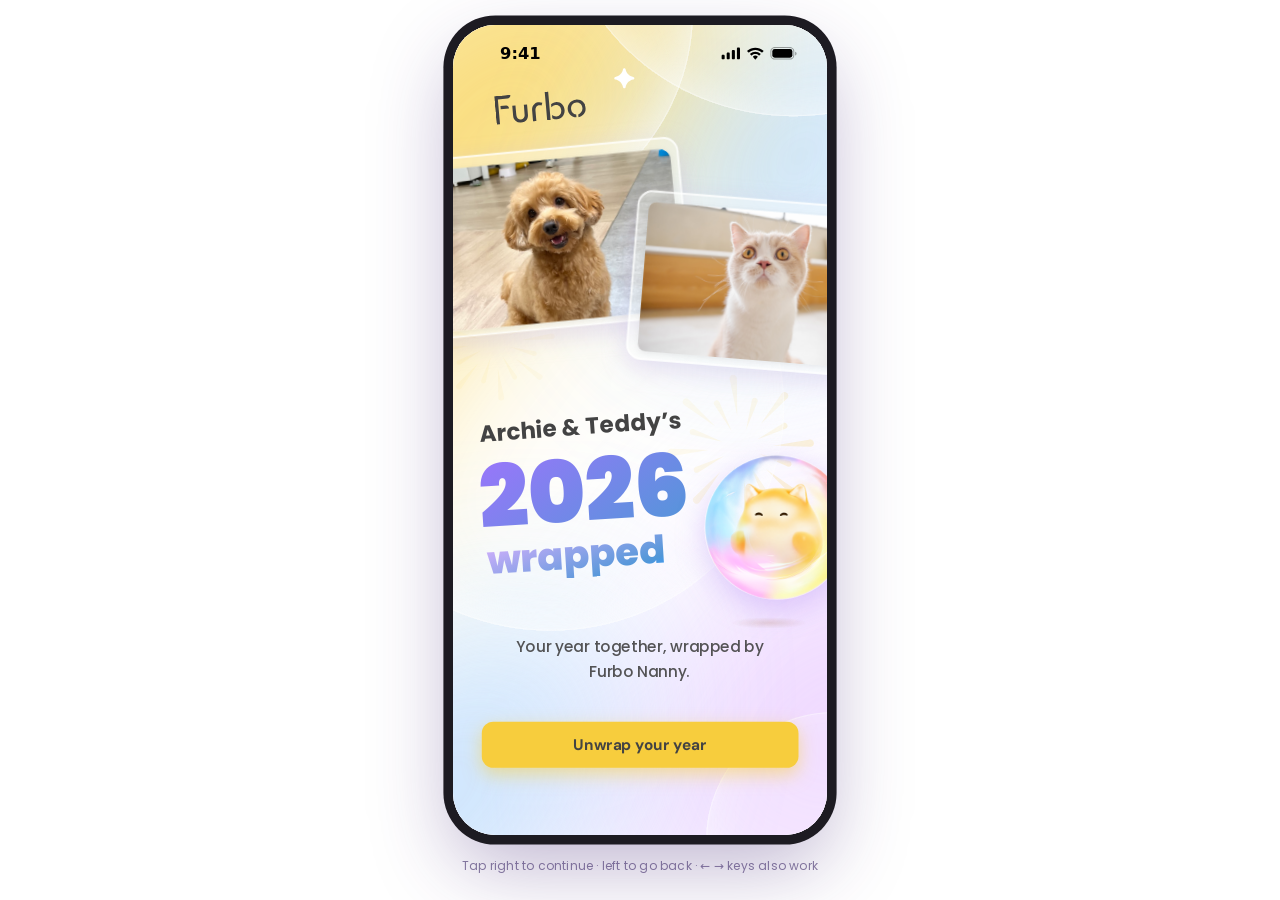
<file: v5/index.html>
<!doctype html>
<html lang="en">
<head>
<meta charset="utf-8">
<meta name="viewport" content="width=device-width, initial-scale=1, viewport-fit=cover, user-scalable=no">
<title>Furbo 2026 Wrapped</title>
<meta name="apple-mobile-web-app-capable" content="yes">
<meta name="mobile-web-app-capable" content="yes">
<meta name="theme-color" content="#ffffff">
<meta name="format-detection" content="telephone=no">
<link rel="preconnect" href="https://fonts.googleapis.com">
<link rel="preconnect" href="https://fonts.gstatic.com" crossorigin>
<link href="https://fonts.googleapis.com/css2?family=DM+Sans:opsz,wght@9..40,500;9..40,700&family=Poppins:wght@500;600;700;800;900&display=swap" rel="stylesheet">
<link rel="stylesheet" href="styles.css?v=v5">
</head>
<body>
<div id="viewport">
  <div id="phone">
    <div id="sides"></div>
    <div id="stage">

      <!-- ============ 1 · COVER ============ -->
      <section class="screen s1" data-id="1">

        <div class="polaroid dog float" style="left:-32px;top:128px;width:275px;height:188px;--rot:-5.46deg;--d:0s">
          <div class="photo" style="left:11px;top:9.5px;width:253px;height:169px;border-radius:12px">
            <img src="img/photo_screenshot.png" style="width:136.77%;height:272.82%;left:-15.44%;top:-87.63%" alt="">
          </div>
        </div>
        <div class="polaroid cat float" style="left:186px;top:181px;width:255px;height:177px;--rot:4.6deg;--d:-1.4s">
          <div class="photo" style="left:10px;top:10px;width:235px;height:156px;border-radius:8px">
            <img src="img/photo_cat.png" style="width:124.05%;height:125.05%;left:-4.43%;top:-6.6%" alt="">
          </div>
        </div>

        <img class="logo-cover" src="img/logo.svg" alt="Furbo">
        <p class="cover-names pop" style="--d:.35s">Archie &amp; Teddy’s</p>
        <p class="cover-year pop" style="--d:.5s">2026</p>
        <p class="cover-wrapped pop" style="--d:.68s">wrapped</p>
        <p class="cover-sub pop" style="--d:.85s">Your year together, wrapped by Furbo Nanny.</p>

        <div class="mascot bob" style="left:262px;top:448px;width:151px;height:151px;--d:-.6s">
          <img src="img/mascot_main.png" style="width:133.33%;height:134.23%;left:-16.67%;top:-20.13%" alt="">
        </div>
        <img class="shadow-blob" src="img/shadow.svg" style="left:290px;top:617px;width:79px" alt="">

        <button class="cta cta-yellow" data-next>Unwrap your year</button>
      </section>

      <!-- ============ 2 · DAYS ON DUTY ============ -->
      <section class="screen s2 story" data-id="2" data-pill-src="img/pill3.svg" data-pill="Nanny’s Year" data-title="328 days on duty">
        <img class="ring-img" src="img/2-image.png" alt="">
        <img class="calendar float-slow" src="img/calendar.png" alt="">
        
        <img class="star twinkle" src="img/star4.svg" style="left:323px;top:182px;width:20px;--d:.2s" alt="">
        <img class="star twinkle" src="img/star4.svg" style="left:184px;top:34px;width:20px;--d:.9s" alt="">
        <img class="star twinkle" src="img/star4.svg" style="left:306px;top:310px;width:26px;--d:.5s" alt="">
        <img class="star twinkle" src="img/star4.svg" style="left:42px;top:224px;width:20px;--d:1.1s" alt="">
        <h2 class="title pop" style="top:186px;width:248px;left:71px;--d:.1s">Never took a day off.</h2>
        <div class="stat" style="top:350.7px;left:-1.8px;--d:.25s">
          <div class="num h91"><span class="count" data-to="328">328</span></div>
          <div class="cap cap26">days on duty</div>
        </div>
        <img class="shadow-blob" src="img/shadow.svg" style="left:290px;top:689px;width:71px" alt="">
        <img class="mascot-png bob pop" src="img/nanny_calendar.png" style="left:233px;top:493px;width:191.8px;scale:-1 1;--d:.4s" alt="">
      </section>

      <!-- ============ 3 · MOMENTS CAUGHT ============ -->
      <section class="screen s3 story" data-id="3" data-pill-src="img/pill3.svg" data-pill="Nanny’s Year" data-title="61,300 moments caught">
        <img class="star twinkle" src="img/star4.svg" style="left:324px;top:175px;width:18px;--d:.3s" alt="">
        <img class="star twinkle" src="img/star4.svg" style="left:52px;top:140px;width:18px;--d:.8s" alt="">
        <div class="crop float-slow" style="left:187px;top:207px;width:214px;height:220px;opacity:.28;transform:rotate(-148.56deg) scaleY(-1);--d:-1s"><img src="img/cards_dogs.png" style="width:241%;height:100%;left:-141%;top:0" alt=""></div>
        <div class="crop float-slow card3 a" style="left:120px;top:292px;width:190px;height:166px;opacity:.85;--rot:3.3deg;--d:-.4s"><img src="img/cards_calsnap.png" style="width:396.8%;height:192.8%;left:-203.6%;top:-75.7%" alt=""></div>
        <div class="crop float-slow card3 b" style="left:231px;top:359px;width:193px;height:198px;opacity:.9;--d:-1.8s"><img src="img/cards_dogs.png" style="width:241%;height:100%;left:-141%;top:0" alt=""></div>
        <img class="star twinkle" src="img/star4.svg" style="left:194px;top:469px;width:22px;--d:.6s;z-index:3" alt="">
        <h2 class="title pop" style="top:193px;width:298px;left:46px;--d:.1s">Nothing<br>slipping past.</h2>
        <div class="mascot-wrap" style="left:-30px;top:311px;width:198px;height:195px">
          <img class="bob" src="img/nanny_camera.png" style="width:100%;height:100%" alt="">
          <div class="flash"></div>
        </div>
        <img class="shadow-blob" src="img/shadow.svg" style="left:6px;top:505px;width:67px" alt="">
        <div class="stat" style="top:562px;--d:.25s">
          <div class="num h77"><span class="count" data-to="61300">61,300</span></div>
          <div class="cap cap24">moments caught</div>
        </div>
      </section>

      <!-- ============ 4 · CALM ============ -->
      <section class="screen s4 story" data-id="4" data-pill-src="img/pill3.svg" data-pill="Nanny’s Year" data-title="47 times calmed">
        <img class="star twinkle" src="img/star4.svg" style="left:52px;top:140px;width:18px;--d:.3s" alt="">
        <img class="star twinkle" src="img/star4.svg" style="left:321px;top:261px;width:18px;--d:.9s" alt="">
        
        <img class="note-img ns1" src="img/4-1.png" style="left:342px;top:130px;width:48px;opacity:.4" alt="">
        <img class="note-img ns2" src="img/4-2.png" style="left:32px;top:310px;width:52px;opacity:.4" alt="">
        <h2 class="title pop" style="top:194px;width:380px;left:5px;--d:.1s">Calm, whenever it counted</h2>
        <img class="cloud-bubble pop" src="img/bubble_cloud.svg" style="left:71.6px;top:305px;width:323.2px;height:257.9px;--d:.2s" alt="">
        <div class="stat" style="top:364px;left:132px;width:210.3px;--d:.35s;text-align:center">
          <div class="num s4num" style="width:210.3px"><span class="count" data-to="47">47</span></div>
          <div class="cap s4cap" style="width:210.3px">times calmed</div>
        </div>
        <img class="mascot-png bob" src="img/nanny_calm.png" style="left:-34.74px;top:483.41px;width:197.2px;height:196.3px;--d:-1s;filter:drop-shadow(0 10px 18px rgba(170,130,240,.3))" alt="">
        <img class="shadow-blob" src="img/shadow.svg" style="left:13.1px;top:680.4px;width:99.9px" alt="">
      
        <img class="note-img nb n1" src="img/4-1.png" style="left:44px;top:464px;width:54px" alt="">
        <img class="note-img nb n2" src="img/4-2.png" style="left:260px;top:538px;width:66px" alt="">
        <img class="note-img nb n3" src="img/4-3.png" style="left:306px;top:628px;width:42px" alt="">
      </section>

      <!-- ============ 5 · BARKS ============ -->
      <section class="screen s5 story" data-id="5" data-pill-src="img/5-pill.svg" data-pill="Archie &amp; Teddy’s Year" data-pill-class="wide" data-title="2,150 barks">
        <img class="star twinkle" src="img/star4.svg" style="left:333px;top:128px;width:18px;--d:.2s" alt="">
        <img class="star twinkle" src="img/star4.svg" style="left:37px;top:193px;width:18px;--d:.7s" alt="">
        <img class="star twinkle" src="img/star4.svg" style="left:326px;top:311px;width:18px;--d:1.2s" alt="">
        <h2 class="title pop" style="top:194px;width:265px;left:58px;--d:.1s;font-size:40px;line-height:46px">They had a lot to say.</h2>
        <img class="dog-round pop" src="img/photo_dog_round.png" style="--d:.25s" alt="">
        <div class="chip chipL wiggle" style="left:62px;top:312px"><img class="bub" src="img/5-bubble.svg" alt=""><img class="wf" src="img/wave_chip.svg" alt=""></div>
        <div class="chip chipR wiggle" style="left:250px;top:428px;--d:-.8s"><img class="bub" src="img/5-bubble.svg" alt=""><img class="wf" src="img/wave_chip.svg" alt=""></div>
        <div class="stat" style="top:516px;--d:.4s">
          <div class="num h82"><span class="count" data-to="2150">2,150</span></div>
          <div class="cap cap24">barks</div>
          <div class="badge gold" style="margin-top:16px">Top 4% of Furbo Maltipoos</div>
        </div>
      </section>

      <!-- ============ 6 · BUSIEST DAY ============ -->
      <section class="screen s6 story" data-id="6" data-pill-src="img/5-pill.svg" data-pill="Archie &amp; Teddy’s Year" data-pill-class="wide" data-title="Mar 22 · busiest day">
        <img class="star twinkle" src="img/star4.svg" style="left:325px;top:204px;width:18px;--d:.2s" alt="">
        <img class="star twinkle" src="img/star4.svg" style="left:184px;top:34px;width:18px;--d:.9s" alt="">
        <img class="star twinkle" src="img/star7.svg" style="left:32px;top:159px;width:23px;--d:.5s" alt="">
        <h2 class="title pop" style="top:187px;width:331px;left:30px;--d:.1s">The day zoomies won</h2>
        <div class="day-card rise" style="--d:.25s">
          <div class="photo-d"><img src="img/photo_living.jpg" style="width:142.78%;height:128.32%;left:-18.93%;top:-14%" alt=""></div>
          <div class="num-d"><span>Mar 22</span></div>
          <div class="cap-d">busiest day</div>
        </div>
        <div class="paw p1"><img src="img/paw1.svg" alt=""></div>
        <div class="paw p2"><img src="img/paw2.svg" alt=""></div>
        <img class="mascot-png bob" src="img/nanny_camera.png" style="left:282px;top:314px;width:137px;--d:.4s;transform:scaleX(-1)" alt="">
        <img class="shadow-blob" src="img/shadow.svg" style="left:307px;top:449px;width:47px" alt="">
      </section>

      <!-- ============ 7 · SELFIES ============ -->
      <section class="screen s7 story" data-id="7" data-pill-src="img/5-pill.svg" data-pill="Archie &amp; Teddy’s Year" data-pill-class="wide" data-title="412 selfies captured">
        <img class="star twinkle" src="img/star4.svg" style="left:51px;top:288px;width:18px;--d:.2s" alt="">
        <h2 class="title pop" style="top:194px;width:253px;left:69px;--d:.1s">Born for the spotlight</h2>
        <div class="stat" style="top:503px;left:4px;--d:.25s">
          <div class="num h82"><span class="count" data-to="412">412</span></div>
          <div class="cap cap24">selfies captured</div>
        </div>
        <div class="badge gold" style="position:absolute;left:3.5px;right:-3.5px;margin:0 auto;width:max-content;top:637px">Top 4% of Furbo 2+ pet homes</div>

        <img class="circ cC" src="img/s7_circle_cat.png" style="left:67.4px;top:341.9px;width:141.25px;rotate:-18.36deg;--d:.55s" alt="">
        <img class="circ cD" src="img/s7_circle_dog.png" style="left:179.9px;top:344.7px;width:141.32px;rotate:7.05deg;--d:.75s" alt="">
        <img class="crown cA" src="img/s7_crown_a.svg" style="left:99.6px;top:313px;width:52.13px;rotate:-1.17deg;--d:1.05s" alt="">
        <div class="sheen shA" style="left:99.6px;top:313px;width:52.13px;height:52.13px;rotate:-1.17deg;-webkit-mask-image:url(img/s7_crown_a.svg);mask-image:url(img/s7_crown_a.svg);--d:1.05s"></div>
        <img class="crown cB" src="img/s7_crown_b.svg" style="left:246.1px;top:335.4px;width:44.27px;rotate:30.35deg;--d:1.25s" alt="">
        <div class="sheen shB" style="left:246.1px;top:335.4px;width:44.27px;height:44.27px;rotate:30.35deg;-webkit-mask-image:url(img/s7_crown_b.svg);mask-image:url(img/s7_crown_b.svg);--d:1.25s"></div>
        <img class="star twinkle" src="img/star14.svg" style="left:39px;top:563px;width:24px;--d:.4s" alt="">
        <img class="star twinkle" src="img/star14.svg" style="left:347px;top:502px;width:24px;--d:.9s" alt="">
      </section>

      <!-- ============ 8 · CHECK-INS ============ -->
      <section class="screen s8 story" data-id="8" data-pill-src="img/8-pill.svg" data-pill="Your Year" data-title="214 days checked-in">
        
        <img class="phone-img float-slow" src="img/phone_new.png" alt="">
        <img class="star twinkle" src="img/star4.svg" style="left:34px;top:323px;width:24px;--d:.1s" alt="">
        <img class="star twinkle" src="img/star4.svg" style="left:304px;top:152px;width:24px;--d:.6s" alt="">
        <img class="star twinkle" src="img/star4.svg" style="left:212px;top:663px;width:24px;--d:1s" alt="">
        <img class="star twinkle" src="img/star4.svg" style="left:287px;top:563px;width:19px;--d:.4s" alt="">
        <h2 class="title pop" style="top:191px;width:327px;left:31px;--d:.1s;font-size:38px;line-height:47px">Never more than a tap away</h2>
        <div class="stat" style="top:345px;--d:.25s">
          <div class="num h82"><span class="count" data-to="214">214</span></div>
          <div class="cap cap24">days checked-in</div>
        </div>
        <div class="check-bub c1" style="left:112px;top:517px;width:76px;height:76px"><img src="img/check.png" alt=""></div>
        <div class="check-bub c2" style="left:209px;top:500px;width:54px;height:54px"><img src="img/check.png" alt=""></div>
        <div class="check-bub c3" style="left:216px;top:572px;width:48px;height:48px"><img src="img/check.png" alt=""></div>
        <div class="mascot bob" style="left:282px;top:436px;width:156px;height:156px;--d:-.3s;transform-origin:center">
          <img src="img/nanny_magnifier.png" style="width:149.13%;height:133.33%;left:-26.9%;top:-16.67%" alt="">
        </div>
      </section>

      <!-- ============ 9 · NANNY CHAT ============ -->
      <section class="screen s9 story" data-id="9" data-pill-src="img/8-pill.svg" data-pill="Your Year" data-title="320 Nanny Chat uses">
        <h2 class="title pop" style="top:194px;width:326px;left:32px;--d:.1s;font-size:40px;line-height:47px">You and Nanny a great team!</h2>
        <img class="ghost g1 float-slow" src="img/ghost1.svg" style="left:106px;top:580px;width:121.66px;height:99.59px;--d:-.6s" alt="">
        <img class="ghost g2 float-slow" src="img/ghost2.svg" style="left:283px;top:563px;width:97.06px;height:80.83px;--d:-1.4s" alt="">
        <img class="bubble-card pop" src="img/bubble_card9.svg" style="left:33.2px;top:343.9px;width:318.8px;height:255.9px;--d:.2s;transform-origin:50% 50%" alt="">
        <div class="stat" style="top:418px;left:102.5px;width:180px;--d:.35s;text-align:center">
          <div class="num h82" style="width:180px"><span class="count" data-to="320">320</span></div>
          <div class="cap cap24" style="width:180px;white-space:nowrap">Nanny Chat uses</div>
        </div>
        <img class="mascot-glass" src="img/mascot_glass9.svg" style="left:276.81px;top:321.33px;width:124.6px;height:124.6px;rotate:.45deg" alt="">
        <img class="mascot-png bounce" src="img/nanny_pompom.png" style="left:269px;top:310px;width:141px;--d:.4s" alt="">
        <div class="chat-bubble pop" style="left:11px;top:520px;--d:.55s">
          <img src="img/bubble_new.webp" class="flipx" alt="">
          <div class="typing"><i></i><i></i><i></i></div>
        </div>
      </section>

      <!-- ============ 10 · TALKED ============ -->
      <section class="screen s10 story" data-id="10" data-pill-src="img/8-pill.svg" data-pill="Your Year" data-title="58 times you talked">
        <img class="star twinkle" src="img/star4.svg" style="left:332px;top:167px;width:18px;--d:.4s" alt="">
        <img class="wave wv-l pulse-wave" src="img/wave_strong1.svg" style="left:80.5px;top:318.8px;width:109px;height:32px" alt="">
        <img class="wave wv-r pulse-wave" src="img/wave_strong2.svg" style="left:244.2px;top:550.5px;width:160px;height:47px;--d:-.7s" alt="">
        <h2 class="title pop" style="top:196px;width:326px;left:32px;--d:.1s;font-size:40px;line-height:47px">They heard you loud and clear.</h2>
        <img class="bubble-cloud10 pop" src="img/bubble_cloud10.svg" style="left:70.2px;top:299.6px;width:331.6px;height:265.7px;--d:.2s" alt="">
        <div class="stat" style="top:369px;left:148px;width:183.7px;--d:.35s;text-align:center">
          <div class="num s10num" style="width:183.7px"><span class="count" data-to="58">58</span></div>
          <div class="cap s10cap" style="width:183.7px">times you talked</div>
        </div>
        <div class="device" style="left:14.5px;top:468.5px">
          <img src="img/furbo_device_new.png" alt="">
        </div>
        <img class="treat t1" src="img/furbo_treats.png" alt="">
        <img class="treat t2" src="img/furbo_treats.png" alt="">
        <img class="treat t3" src="img/furbo_treats.png" alt="">
        <img class="heart-bub bob" src="img/bubble_heart.png" style="left:32.2px;top:395px;width:98.38px;height:89.34px;rotate:-8.6deg;--d:-.4s" alt="">
      </section>

      <!-- ============ 11 · REVEAL ============ -->
      <section class="screen s11" data-id="11">
        <img class="reveal-bg" src="img/cards_crown.png" alt="">
        <img class="star twinkle" src="img/star4.svg" style="left:52px;top:82px;width:23px;--d:.2s" alt="">
        <img class="star twinkle" src="img/star4.svg" style="left:338px;top:100px;width:23px;--d:.7s" alt="">
        <img class="star twinkle" src="img/star4.svg" style="left:86px;top:69px;width:18px;--d:1.1s" alt="">
        <img class="star twinkle" src="img/star4.svg" style="left:16px;top:248px;width:23px;--d:.5s" alt="">
        <div class="reveal-avatar bob" style="--d:-.4s">
          <div class="ring"><img src="img/nanny_avatar_s11.png" style="width:133.33%;height:134.23%;left:-16.67%;top:-20.13%" alt=""></div>
        </div>
        <h2 class="title pop" style="top:548px;width:331px;left:30px;--d:.2s">Ready to reveal your title?</h2>
        <button class="swipe" id="swipeBtn" aria-label="Swipe up to reveal">
          <span class="swipe-circle"><img src="img/swipe_btn.svg" alt=""></span>
          <span class="swipe-label">Swipe up to see</span>
        </button>
        <div class="reveal-glow"></div>
      </section>

      <!-- ============ 12 · RESULT ============ -->
      <section class="screen s12" data-id="12" data-title="You’re the All-In Pawrent">
        <img class="result-bg" src="img/glass_card.png" alt="">
        <img class="star twinkle" src="img/star4.svg" style="left:315px;top:116px;width:18px;--d:.2s" alt="">
        <img class="star twinkle" src="img/star4.svg" style="left:56px;top:647px;width:18px;--d:.7s" alt="">
        <img class="star twinkle" src="img/star4.svg" style="left:333px;top:742px;width:18px;--d:1.1s" alt="">
        <img class="star twinkle" src="img/star4.svg" style="left:48px;top:140px;width:24px;--d:.4s" alt="">
        <img class="star twinkle" src="img/star4.svg" style="left:352px;top:338px;width:24px;--d:.9s" alt="">
        <img class="logo12" src="img/logo12.svg" alt="Furbo">
        <div class="result-card" id="resultCard">
          <p class="r-pre">You’re the</p>
          <p class="r-title">All-In<br>Pawrent</p>
          <p class="r-tags">On-watch · Generous ·<br>Chatty · Daily</p>
        </div>
        <img class="mascot-png bob r-mascot" src="img/nanny_heart.png" alt="">
        <button class="btn-share" data-share>
          <img src="img/share.svg" alt=""><span>Share</span>
        </button>
        <button class="btn-replay" id="replayBtn">
          <svg width="14" height="15" viewBox="0 0 14 15" fill="none"><path d="M2.2 7.6a4.8 4.8 0 1 0 1.5-3.5M2.2 2.3v2.5h2.5" stroke="#434343" stroke-width="1.6" stroke-linecap="round" stroke-linejoin="round"/></svg>
          <span>Replay</span>
        </button>
      </section>

      <!-- chrome injected for story screens -->
      <div id="chrome">
        <div class="statusbar"><span class="time">9:41</span><img src="img/levels.svg" alt=""></div>
        <div class="progress" id="progress"></div>
        <div class="hdr">
          <img class="hdr-logo" src="img/logo_hdr.svg" alt="Furbo">
          <button class="exit" id="exitBtn" aria-label="Close"><img src="img/exit.svg" alt=""></button>
        </div>
        <img class="pill-img" id="pill" alt="">
        <button class="btn-share story-share" data-share><img src="img/share.svg" alt=""><span>Share</span></button>
      </div>
      <div class="statusbar sb-plain" id="sbPlain"><span class="time">9:41</span><img src="img/levels.svg" alt=""></div>

      <!-- zones -->
      <div id="tapfx"></div>
      <canvas id="confetti" width="390" height="844"></canvas>

      <!-- share sheet -->
      <div id="sheet" class="sheet" aria-hidden="true">
        <div class="sheet-backdrop" data-close-sheet></div>
        <div class="sheet-panel">
          <div class="sheet-grab"></div>
          <div class="sheet-preview">
            <img src="img/logo12.svg" alt="">
            <p id="sheetTitle">Your Furbo 2026 Wrapped</p>
          </div>
          <div class="sheet-row">
            <button data-act="story"><span class="ic ig"></span>Stories</button>
            <button data-act="save"><span class="ic sv"></span>Save image</button>
            <button data-act="copy"><span class="ic cp"></span>Copy link</button>
            <button data-act="more"><span class="ic mr"></span>More</button>
          </div>
          <button class="sheet-cancel" data-close-sheet>Cancel</button>
        </div>
      </div>
      <div id="toast"></div>
    </div>
  </div>
  <p id="hint">Tap right to continue · left to go back · ← → keys also work</p>
</div>

<!-- shared SVG symbols -->
<script src="bg.js?v=v5"></script>
<script src="app.js?v=v5"></script>
</body>
</html>
</file>
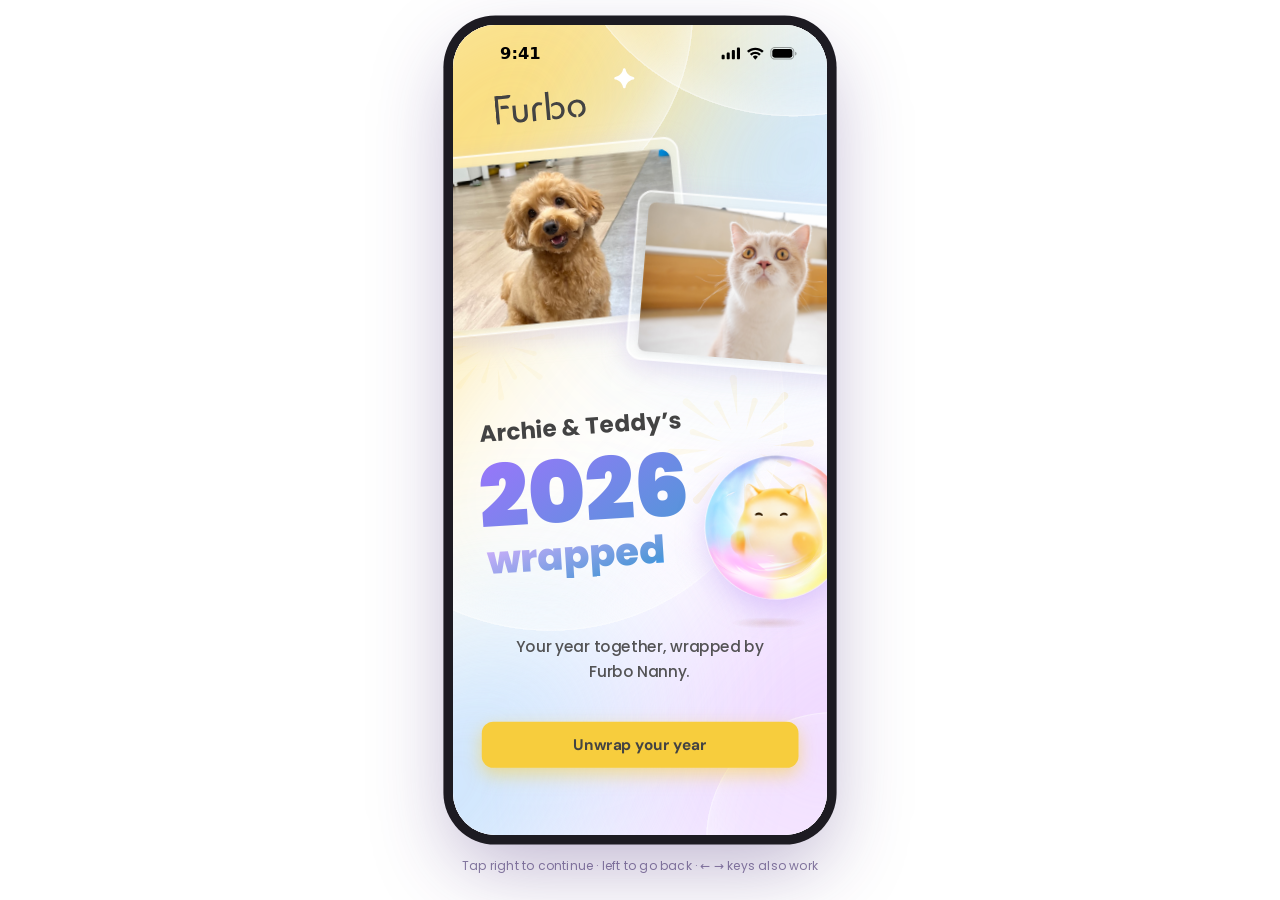
<file: v7/index.html>
<!doctype html>
<html lang="en">
<head>
<meta charset="utf-8">
<meta name="viewport" content="width=device-width, initial-scale=1, viewport-fit=cover, user-scalable=no">
<title>Furbo 2026 Wrapped</title>
<meta name="apple-mobile-web-app-capable" content="yes">
<meta name="mobile-web-app-capable" content="yes">
<meta name="theme-color" content="#ffffff">
<meta name="format-detection" content="telephone=no">
<link rel="preconnect" href="https://fonts.googleapis.com">
<link rel="preconnect" href="https://fonts.gstatic.com" crossorigin>
<link href="https://fonts.googleapis.com/css2?family=DM+Sans:opsz,wght@9..40,500;9..40,700&family=Poppins:wght@500;600;700;800;900&display=swap" rel="stylesheet">
<link rel="stylesheet" href="styles.css?v=v7">
</head>
<body>
<div id="viewport">
  <div id="phone">
    <div id="sides"></div>
    <div id="stage">

      <!-- ============ 1 · COVER ============ -->
      <section class="screen s1" data-id="1">

        <div class="polaroid dog float" style="left:-32px;top:128px;width:275px;height:188px;--rot:-5.46deg;--d:0s">
          <div class="photo" style="left:11px;top:9.5px;width:253px;height:169px;border-radius:12px">
            <img src="img/photo_screenshot.png" style="width:136.77%;height:272.82%;left:-15.44%;top:-87.63%" alt="">
          </div>
        </div>
        <div class="polaroid cat float" style="left:186px;top:181px;width:255px;height:177px;--rot:4.6deg;--d:-1.4s">
          <div class="photo" style="left:10px;top:10px;width:235px;height:156px;border-radius:8px">
            <img src="img/photo_cat.png" style="width:124.05%;height:125.05%;left:-4.43%;top:-6.6%" alt="">
          </div>
        </div>

        <img class="logo-cover" src="img/logo.svg" alt="Furbo">
        <p class="cover-names pop" style="--d:.35s">Archie &amp; Teddy’s</p>
        <p class="cover-year pop" style="--d:.5s">2026</p>
        <p class="cover-wrapped pop" style="--d:.68s">wrapped</p>
        <p class="cover-sub pop" style="--d:.85s">Your year together, wrapped by Furbo Nanny.</p>

        <div class="mascot bob" style="left:262px;top:448px;width:151px;height:151px;--d:-.6s">
          <img src="img/mascot_main.png" style="width:133.33%;height:134.23%;left:-16.67%;top:-20.13%" alt="">
        </div>
        <img class="shadow-blob" src="img/shadow.svg" style="left:290px;top:617px;width:79px" alt="">

        <button class="cta cta-yellow" data-next>Unwrap your year</button>
      </section>

      <!-- ============ 2 · DAYS ON DUTY ============ -->
      <section class="screen s2 story" data-id="2" data-pill-src="img/pill3.svg" data-pill="Nanny’s Year" data-title="328 days on duty">
        <img class="ring-img" src="img/2-image.png" alt="">
        <img class="calendar float-slow" src="img/calendar.png" alt="">
        
        <img class="star twinkle" src="img/star4.svg" style="left:323px;top:182px;width:20px;--d:.2s" alt="">
        <img class="star twinkle" src="img/star4.svg" style="left:184px;top:34px;width:20px;--d:.9s" alt="">
        <img class="star twinkle" src="img/star4.svg" style="left:306px;top:310px;width:26px;--d:.5s" alt="">
        <img class="star twinkle" src="img/star4.svg" style="left:42px;top:224px;width:20px;--d:1.1s" alt="">
        <h2 class="title pop" style="top:186px;width:248px;left:71px;--d:.1s">Never took a day off.</h2>
        <div class="stat" style="top:350.7px;left:-1.8px;--d:.25s">
          <div class="num h91"><span class="count" data-to="328">328</span></div>
          <div class="cap cap26">days on duty</div>
        </div>
        <img class="shadow-blob" src="img/shadow.svg" style="left:290px;top:689px;width:71px" alt="">
        <img class="mascot-png bob pop" src="img/nanny_calendar.png" style="left:233px;top:493px;width:191.8px;scale:-1 1;--d:.4s" alt="">
      </section>

      <!-- ============ 3 · MOMENTS CAUGHT ============ -->
      <section class="screen s3 story" data-id="3" data-pill-src="img/pill3.svg" data-pill="Nanny’s Year" data-title="61,300 moments caught">
        <img class="star twinkle" src="img/star4.svg" style="left:324px;top:175px;width:18px;--d:.3s" alt="">
        <img class="star twinkle" src="img/star4.svg" style="left:52px;top:140px;width:18px;--d:.8s" alt="">
        <div class="crop float-slow" style="left:187px;top:207px;width:214px;height:220px;opacity:.28;transform:rotate(-148.56deg) scaleY(-1);--d:-1s"><img src="img/cards_dogs.png" style="width:241%;height:100%;left:-141%;top:0" alt=""></div>
        <div class="crop float-slow card3 a" style="left:120px;top:292px;width:190px;height:166px;opacity:.85;--rot:3.3deg;--d:-.4s"><img src="img/cards_calsnap.png" style="width:396.8%;height:192.8%;left:-203.6%;top:-75.7%" alt=""></div>
        <div class="crop float-slow card3 b" style="left:231px;top:359px;width:193px;height:198px;opacity:.9;--d:-1.8s"><img src="img/cards_dogs.png" style="width:241%;height:100%;left:-141%;top:0" alt=""></div>
        <img class="star twinkle" src="img/star4.svg" style="left:194px;top:469px;width:22px;--d:.6s;z-index:3" alt="">
        <h2 class="title pop" style="top:193px;width:298px;left:46px;--d:.1s">Nothing<br>slipping past.</h2>
        <div class="mascot-wrap" style="left:-30px;top:311px;width:198px;height:195px">
          <img class="bob" src="img/nanny_camera.png" style="width:100%;height:100%" alt="">
          <div class="flash"></div>
        </div>
        <img class="shadow-blob" src="img/shadow.svg" style="left:6px;top:505px;width:67px" alt="">
        <div class="stat" style="top:562px;--d:.25s">
          <div class="num h77"><span class="count" data-to="61300">61,300</span></div>
          <div class="cap cap24">moments caught</div>
        </div>
      </section>

      <!-- ============ 4 · CALM ============ -->
      <section class="screen s4 story" data-id="4" data-pill-src="img/pill3.svg" data-pill="Nanny’s Year" data-title="47 times calmed">
        <img class="star twinkle" src="img/star4.svg" style="left:52px;top:140px;width:18px;--d:.3s" alt="">
        <img class="star twinkle" src="img/star4.svg" style="left:321px;top:261px;width:18px;--d:.9s" alt="">
        
        <img class="note-img ns1" src="img/4-1.png" style="left:342px;top:130px;width:48px;opacity:.4" alt="">
        <img class="note-img ns2" src="img/4-2.png" style="left:32px;top:310px;width:52px;opacity:.4" alt="">
        <h2 class="title pop" style="top:194px;width:380px;left:5px;--d:.1s">Calm, whenever it counted</h2>
        <img class="cloud-bubble pop" src="img/bubble_cloud.svg" style="left:71.6px;top:305px;width:323.2px;height:257.9px;--d:.2s" alt="">
        <div class="stat" style="top:364px;left:132px;width:210.3px;--d:.35s;text-align:center">
          <div class="num s4num" style="width:210.3px"><span class="count" data-to="47">47</span></div>
          <div class="cap s4cap" style="width:210.3px">times calmed</div>
        </div>
        <img class="mascot-png bob" src="img/nanny_calm.png" style="left:-34.74px;top:483.41px;width:197.2px;height:196.3px;--d:-1s;filter:drop-shadow(0 10px 18px rgba(170,130,240,.3))" alt="">
        <img class="shadow-blob" src="img/shadow.svg" style="left:13.1px;top:680.4px;width:99.9px" alt="">
      
        <img class="note-img nb n1" src="img/4-1.png" style="left:44px;top:464px;width:54px" alt="">
        <img class="note-img nb n2" src="img/4-2.png" style="left:260px;top:538px;width:66px" alt="">
        <img class="note-img nb n3" src="img/4-3.png" style="left:306px;top:628px;width:42px" alt="">
      </section>

      <!-- ============ 5 · BARKS ============ -->
      <section class="screen s5 story" data-id="5" data-pill-src="img/5-pill.svg" data-pill="Archie &amp; Teddy’s Year" data-pill-class="wide" data-title="2,150 barks">
        <img class="star twinkle" src="img/star4.svg" style="left:333px;top:128px;width:18px;--d:.2s" alt="">
        <img class="star twinkle" src="img/star4.svg" style="left:37px;top:193px;width:18px;--d:.7s" alt="">
        <img class="star twinkle" src="img/star4.svg" style="left:326px;top:311px;width:18px;--d:1.2s" alt="">
        <h2 class="title pop" style="top:194px;width:265px;left:58px;--d:.1s;font-size:40px;line-height:46px">They had a lot to say.</h2>
        <img class="dog-round pop" src="img/photo_dog_round.png" style="--d:.25s" alt="">
        <div class="chip chipL wiggle" style="left:62px;top:312px"><img class="bub" src="img/5-bubble.svg" alt=""><img class="wf" src="img/wave_chip.svg" alt=""></div>
        <div class="chip chipR wiggle" style="left:250px;top:428px;--d:-.8s"><img class="bub" src="img/5-bubble.svg" alt=""><img class="wf" src="img/wave_chip.svg" alt=""></div>
        <div class="stat" style="top:516px;--d:.4s">
          <div class="num h82"><span class="count" data-to="2150">2,150</span></div>
          <div class="cap cap24">barks</div>
          <div class="badge gold" style="margin-top:16px">Top 4% of Furbo Maltipoos</div>
        </div>
      </section>

      <!-- ============ 6 · BUSIEST DAY ============ -->
      <section class="screen s6 story" data-id="6" data-pill-src="img/5-pill.svg" data-pill="Archie &amp; Teddy’s Year" data-pill-class="wide" data-title="Mar 22 · busiest day">
        <img class="star twinkle" src="img/star4.svg" style="left:325px;top:204px;width:18px;--d:.2s" alt="">
        <img class="star twinkle" src="img/star4.svg" style="left:184px;top:34px;width:18px;--d:.9s" alt="">
        <img class="star twinkle" src="img/star7.svg" style="left:32px;top:159px;width:23px;--d:.5s" alt="">
        <h2 class="title pop" style="top:187px;width:331px;left:30px;--d:.1s">The day zoomies won</h2>
        <div class="day-card rise" style="--d:.25s">
          <div class="photo-d"><img src="img/photo_living.jpg" style="width:142.78%;height:128.32%;left:-18.93%;top:-14%" alt=""></div>
          <div class="num-d"><span>Mar 22</span></div>
          <div class="cap-d">busiest day</div>
        </div>
        <div class="paw p1"><img src="img/paw1.svg" alt=""></div>
        <div class="paw p2"><img src="img/paw2.svg" alt=""></div>
        <img class="mascot-png bob" src="img/nanny_camera.png" style="left:282px;top:314px;width:137px;--d:.4s;transform:scaleX(-1)" alt="">
        <img class="shadow-blob" src="img/shadow.svg" style="left:307px;top:449px;width:47px" alt="">
      </section>

      <!-- ============ 7 · SELFIES ============ -->
      <section class="screen s7 story" data-id="7" data-pill-src="img/5-pill.svg" data-pill="Archie &amp; Teddy’s Year" data-pill-class="wide" data-title="412 selfies captured">
        <img class="star twinkle" src="img/star4.svg" style="left:51px;top:288px;width:18px;--d:.2s" alt="">
        <h2 class="title pop" style="top:194px;width:253px;left:69px;--d:.1s">Born for the spotlight</h2>
        <div class="stat" style="top:503px;left:4px;--d:.25s">
          <div class="num h82"><span class="count" data-to="412">412</span></div>
          <div class="cap cap24">selfies captured</div>
        </div>
        <div class="badge gold" style="position:absolute;left:3.5px;right:-3.5px;margin:0 auto;width:max-content;top:637px">Top 4% of Furbo 2+ pet homes</div>

        <img class="circ cC" src="img/s7_circle_cat.png" style="left:67.4px;top:341.9px;width:141.25px;rotate:-18.36deg;--d:.55s" alt="">
        <img class="circ cD" src="img/s7_circle_dog.png" style="left:179.9px;top:344.7px;width:141.32px;rotate:7.05deg;--d:.75s" alt="">
        <img class="crown cA" src="img/s7_crown_a.svg" style="left:99.6px;top:313px;width:52.13px;rotate:-1.17deg;--d:1.05s" alt="">
        <div class="sheen shA" style="left:99.6px;top:313px;width:52.13px;height:52.13px;rotate:-1.17deg;-webkit-mask-image:url(img/s7_crown_a.svg);mask-image:url(img/s7_crown_a.svg);--d:1.05s"></div>
        <img class="crown cB" src="img/s7_crown_b.svg" style="left:246.1px;top:335.4px;width:44.27px;rotate:30.35deg;--d:1.25s" alt="">
        <div class="sheen shB" style="left:246.1px;top:335.4px;width:44.27px;height:44.27px;rotate:30.35deg;-webkit-mask-image:url(img/s7_crown_b.svg);mask-image:url(img/s7_crown_b.svg);--d:1.25s"></div>
        <img class="star twinkle" src="img/star14.svg" style="left:39px;top:563px;width:24px;--d:.4s" alt="">
        <img class="star twinkle" src="img/star14.svg" style="left:347px;top:502px;width:24px;--d:.9s" alt="">
      </section>

      <!-- ============ 8 · CHECK-INS ============ -->
      <section class="screen s8 story" data-id="8" data-pill-src="img/8-pill.svg" data-pill="Your Year" data-title="214 days checked-in">
        
        <img class="phone-img float-slow" src="img/phone_new.png" alt="">
        <img class="star twinkle" src="img/star4.svg" style="left:34px;top:323px;width:24px;--d:.1s" alt="">
        <img class="star twinkle" src="img/star4.svg" style="left:304px;top:152px;width:24px;--d:.6s" alt="">
        <img class="star twinkle" src="img/star4.svg" style="left:212px;top:663px;width:24px;--d:1s" alt="">
        <img class="star twinkle" src="img/star4.svg" style="left:287px;top:563px;width:19px;--d:.4s" alt="">
        <h2 class="title pop" style="top:191px;width:327px;left:31px;--d:.1s;font-size:38px;line-height:47px">Never more than a tap away</h2>
        <div class="stat" style="top:345px;--d:.25s">
          <div class="num h82"><span class="count" data-to="214">214</span></div>
          <div class="cap cap24">days checked-in</div>
        </div>
        <div class="check-bub c1" style="left:112px;top:517px;width:76px;height:76px"><img src="img/check.png" alt=""></div>
        <div class="check-bub c2" style="left:209px;top:500px;width:54px;height:54px"><img src="img/check.png" alt=""></div>
        <div class="check-bub c3" style="left:216px;top:572px;width:48px;height:48px"><img src="img/check.png" alt=""></div>
        <div class="mascot bob" style="left:282px;top:436px;width:156px;height:156px;--d:-.3s;transform-origin:center">
          <img src="img/nanny_magnifier.png" style="width:149.13%;height:133.33%;left:-26.9%;top:-16.67%" alt="">
        </div>
      </section>

      <!-- ============ 9 · NANNY CHAT ============ -->
      <section class="screen s9 story" data-id="9" data-pill-src="img/8-pill.svg" data-pill="Your Year" data-title="320 Nanny Chat uses">
        <h2 class="title pop" style="top:194px;width:326px;left:32px;--d:.1s;font-size:40px;line-height:47px">You and Nanny a great team!</h2>
        <img class="ghost g1 float-slow" src="img/ghost1.svg" style="left:106px;top:580px;width:121.66px;height:99.59px;--d:-.6s" alt="">
        <img class="ghost g2 float-slow" src="img/ghost2.svg" style="left:283px;top:563px;width:97.06px;height:80.83px;--d:-1.4s" alt="">
        <img class="bubble-card pop" src="img/bubble_card9.svg" style="left:33.2px;top:343.9px;width:318.8px;height:255.9px;--d:.2s;transform-origin:50% 50%" alt="">
        <div class="stat" style="top:418px;left:102.5px;width:180px;--d:.35s;text-align:center">
          <div class="num h82" style="width:180px"><span class="count" data-to="320">320</span></div>
          <div class="cap cap24" style="width:180px;white-space:nowrap">Nanny Chat uses</div>
        </div>
        <img class="mascot-glass" src="img/mascot_glass9.svg" style="left:276.81px;top:321.33px;width:124.6px;height:124.6px;rotate:.45deg" alt="">
        <img class="mascot-png bounce" src="img/nanny_pompom.png" style="left:269px;top:310px;width:141px;--d:.4s" alt="">
        <div class="chat-bubble pop" style="left:11px;top:520px;--d:.55s">
          <img src="img/bubble_new.webp" class="flipx" alt="">
          <div class="typing"><i></i><i></i><i></i></div>
        </div>
      </section>

      <!-- ============ 10 · TALKED ============ -->
      <section class="screen s10 story" data-id="10" data-pill-src="img/8-pill.svg" data-pill="Your Year" data-title="58 times you talked">
        <img class="star twinkle" src="img/star4.svg" style="left:332px;top:167px;width:18px;--d:.4s" alt="">
        <img class="wave wv-l pulse-wave" src="img/wave_strong1.svg" style="left:80.5px;top:318.8px;width:109px;height:32px" alt="">
        <img class="wave wv-r pulse-wave" src="img/wave_strong2.svg" style="left:244.2px;top:550.5px;width:160px;height:47px;--d:-.7s" alt="">
        <h2 class="title pop" style="top:196px;width:326px;left:32px;--d:.1s;font-size:40px;line-height:47px">They heard you loud and clear.</h2>
        <img class="bubble-cloud10 pop" src="img/bubble_cloud10.svg" style="left:70.2px;top:299.6px;width:331.6px;height:265.7px;--d:.2s" alt="">
        <div class="stat" style="top:369px;left:148px;width:183.7px;--d:.35s;text-align:center">
          <div class="num s10num" style="width:183.7px"><span class="count" data-to="58">58</span></div>
          <div class="cap s10cap" style="width:183.7px">times you talked</div>
        </div>
        <div class="device" style="left:14.5px;top:468.5px">
          <img src="img/furbo_device_new.png" alt="">
        </div>
        <img class="treat t1" src="img/furbo_treats.png" alt="">
        <img class="treat t2" src="img/furbo_treats.png" alt="">
        <img class="treat t3" src="img/furbo_treats.png" alt="">
        <img class="heart-bub bob" src="img/bubble_heart.png" style="left:32.2px;top:395px;width:98.38px;height:89.34px;rotate:-8.6deg;--d:-.4s" alt="">
      </section>

      <!-- ============ 11 · REVEAL ============ -->
      <section class="screen s11" data-id="11">
        <img class="reveal-bg" src="img/cards_crown.png" alt="">
        <img class="star twinkle" src="img/star4.svg" style="left:52px;top:82px;width:23px;--d:.2s" alt="">
        <img class="star twinkle" src="img/star4.svg" style="left:338px;top:100px;width:23px;--d:.7s" alt="">
        <img class="star twinkle" src="img/star4.svg" style="left:86px;top:69px;width:18px;--d:1.1s" alt="">
        <img class="star twinkle" src="img/star4.svg" style="left:16px;top:248px;width:23px;--d:.5s" alt="">
        <div class="reveal-avatar bob" style="--d:-.4s">
          <div class="ring"><img src="img/nanny_avatar_s11.png" style="width:133.33%;height:134.23%;left:-16.67%;top:-20.13%" alt=""></div>
        </div>
        <h2 class="title pop" style="top:548px;width:331px;left:30px;--d:.2s">Ready to reveal your title?</h2>
        <button class="swipe" id="swipeBtn" aria-label="Swipe up to reveal">
          <span class="swipe-circle"><img src="img/swipe_btn.svg" alt=""></span>
          <span class="swipe-label">Swipe up to see</span>
        </button>
        <div class="reveal-glow"></div>
      </section>

      <!-- ============ 12 · RESULT ============ -->
      <section class="screen s12" data-id="12" data-title="You’re the All-In Pawrent">
        <img class="result-bg" src="img/glass_card.png" alt="">
        <img class="star twinkle" src="img/star4.svg" style="left:315px;top:116px;width:18px;--d:.2s" alt="">
        <img class="star twinkle" src="img/star4.svg" style="left:56px;top:647px;width:18px;--d:.7s" alt="">
        <img class="star twinkle" src="img/star4.svg" style="left:333px;top:742px;width:18px;--d:1.1s" alt="">
        <img class="star twinkle" src="img/star4.svg" style="left:48px;top:140px;width:24px;--d:.4s" alt="">
        <img class="star twinkle" src="img/star4.svg" style="left:352px;top:338px;width:24px;--d:.9s" alt="">
        <img class="logo12" src="img/logo12.svg" alt="Furbo">
        <div class="result-card" id="resultCard">
          <p class="r-pre">You’re the</p>
          <p class="r-title">All-In<br>Pawrent</p>
          <p class="r-tags">On-watch · Generous ·<br>Chatty · Daily</p>
        </div>
        <img class="mascot-png bob r-mascot" src="img/nanny_heart.png" alt="">
        <button class="btn-share" data-share>
          <img src="img/share.svg" alt=""><span>Share</span>
        </button>
        <button class="btn-replay" id="replayBtn">
          <svg width="14" height="15" viewBox="0 0 14 15" fill="none"><path d="M2.2 7.6a4.8 4.8 0 1 0 1.5-3.5M2.2 2.3v2.5h2.5" stroke="#434343" stroke-width="1.6" stroke-linecap="round" stroke-linejoin="round"/></svg>
          <span>Replay</span>
        </button>
      </section>

      <!-- chrome injected for story screens -->
      <div id="chrome">
        <div class="statusbar"><span class="time">9:41</span><img src="img/levels.svg" alt=""></div>
        <div class="progress" id="progress"></div>
        <div class="hdr">
          <img class="hdr-logo" src="img/logo_hdr.svg" alt="Furbo">
          <button class="exit" id="exitBtn" aria-label="Close"><img src="img/exit.svg" alt=""></button>
        </div>
        <img class="pill-img" id="pill" alt="">
        <button class="btn-share story-share" data-share><img src="img/share.svg" alt=""><span>Share</span></button>
      </div>
      <div class="statusbar sb-plain" id="sbPlain"><span class="time">9:41</span><img src="img/levels.svg" alt=""></div>

      <!-- zones -->
      <div id="tapfx"></div>
      <canvas id="confetti" width="390" height="844"></canvas>

      <!-- share sheet -->
      <div id="sheet" class="sheet" aria-hidden="true">
        <div class="sheet-backdrop" data-close-sheet></div>
        <div class="sheet-panel">
          <div class="sheet-grab"></div>
          <div class="sheet-preview">
            <img src="img/logo12.svg" alt="">
            <p id="sheetTitle">Your Furbo 2026 Wrapped</p>
          </div>
          <div class="sheet-row">
            <button data-act="story"><span class="ic ig"></span>Stories</button>
            <button data-act="save"><span class="ic sv"></span>Save image</button>
            <button data-act="copy"><span class="ic cp"></span>Copy link</button>
            <button data-act="more"><span class="ic mr"></span>More</button>
          </div>
          <button class="sheet-cancel" data-close-sheet>Cancel</button>
        </div>
      </div>
      <div id="toast"></div>
    </div>
  </div>
  <p id="hint">Tap right to continue · left to go back · ← → keys also work</p>
</div>

<!-- shared SVG symbols -->
<script src="bg.js?v=v7"></script>
<script src="app.js?v=v7"></script>
</body>
</html>
</file>
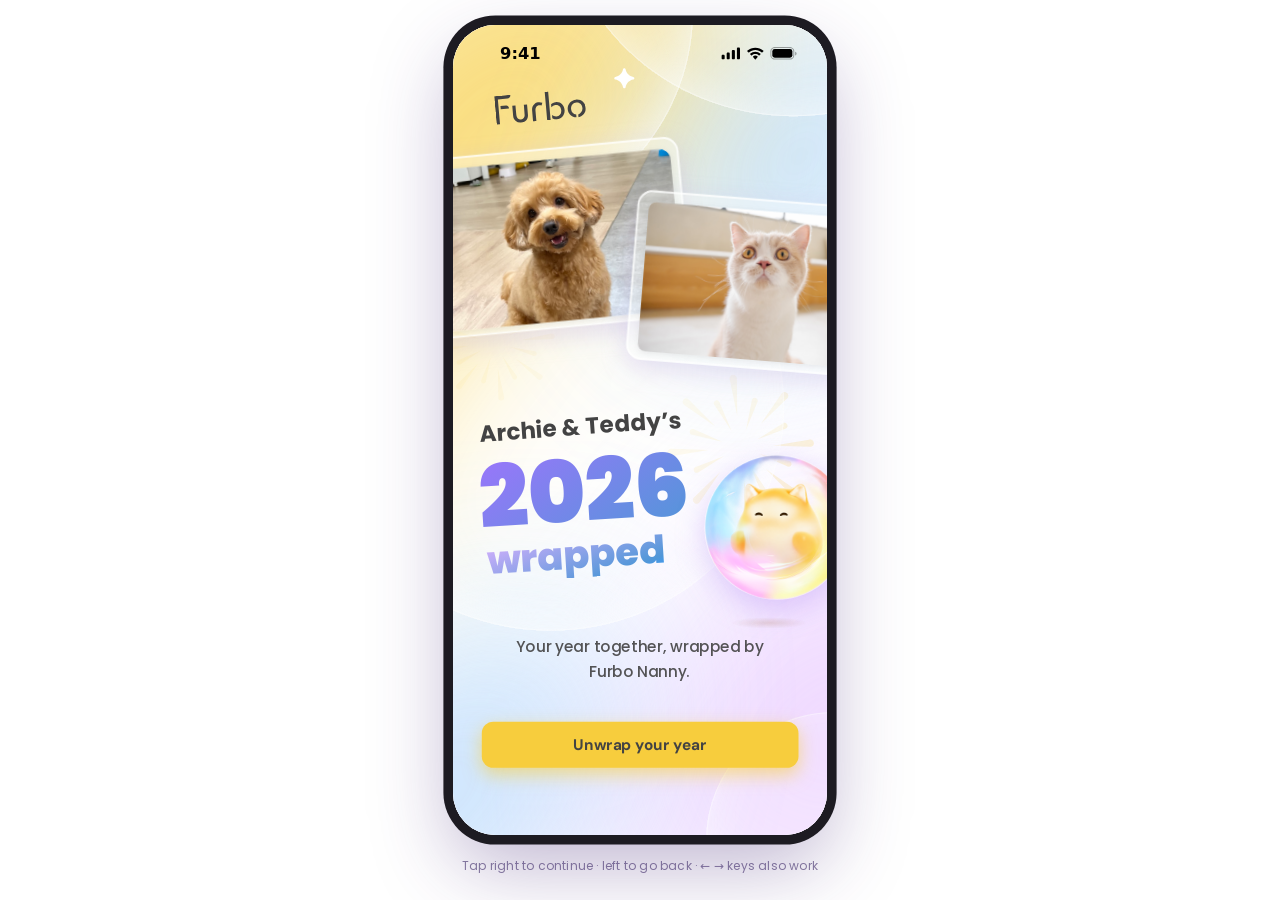
<file: v8/index.html>
<!doctype html>
<html lang="en">
<head>
<meta charset="utf-8">
<meta name="viewport" content="width=device-width, initial-scale=1, viewport-fit=cover, user-scalable=no">
<title>Furbo 2026 Wrapped</title>
<meta name="apple-mobile-web-app-capable" content="yes">
<meta name="mobile-web-app-capable" content="yes">
<meta name="theme-color" content="#ffffff">
<meta name="format-detection" content="telephone=no">
<link rel="preconnect" href="https://fonts.googleapis.com">
<link rel="preconnect" href="https://fonts.gstatic.com" crossorigin>
<link href="https://fonts.googleapis.com/css2?family=DM+Sans:opsz,wght@9..40,500;9..40,700&family=Poppins:wght@500;600;700;800;900&display=swap" rel="stylesheet">
<link rel="stylesheet" href="styles.css?v=v8">
</head>
<body>
<div id="viewport">
  <div id="phone">
    <div id="sides"></div>
    <div id="stage">

      <!-- ============ 1 · COVER ============ -->
      <section class="screen s1" data-id="1">

        <div class="polaroid dog float" style="left:-32px;top:128px;width:275px;height:188px;--rot:-5.46deg;--d:0s">
          <div class="photo" style="left:11px;top:9.5px;width:253px;height:169px;border-radius:12px">
            <img src="img/photo_screenshot.png" style="width:136.77%;height:272.82%;left:-15.44%;top:-87.63%" alt="">
          </div>
        </div>
        <div class="polaroid cat float" style="left:186px;top:181px;width:255px;height:177px;--rot:4.6deg;--d:-1.4s">
          <div class="photo" style="left:10px;top:10px;width:235px;height:156px;border-radius:8px">
            <img src="img/photo_cat.png" style="width:124.05%;height:125.05%;left:-4.43%;top:-6.6%" alt="">
          </div>
        </div>

        <img class="logo-cover" src="img/logo.svg" alt="Furbo">
        <p class="cover-names pop" style="--d:.35s">Archie &amp; Teddy’s</p>
        <p class="cover-year pop" style="--d:.5s">2026</p>
        <p class="cover-wrapped pop" style="--d:.68s">wrapped</p>
        <p class="cover-sub pop" style="--d:.85s">Your year together, wrapped by Furbo Nanny.</p>

        <div class="mascot bob" style="left:262px;top:448px;width:151px;height:151px;--d:-.6s">
          <img src="img/mascot_main.png" style="width:133.33%;height:134.23%;left:-16.67%;top:-20.13%" alt="">
        </div>
        <img class="shadow-blob" src="img/shadow.svg" style="left:290px;top:617px;width:79px" alt="">

        <button class="cta cta-yellow" data-next>Unwrap your year</button>
      </section>

      <!-- ============ 2 · DAYS ON DUTY ============ -->
      <section class="screen s2 story" data-id="2" data-pill-src="img/pill3.svg" data-pill="Nanny’s Year" data-title="328 days on duty">
        <img class="ring-img" src="img/2-image.png" alt="">
        <img class="calendar float-slow" src="img/calendar.png" alt="">
        
        <img class="star twinkle" src="img/star4.svg" style="left:323px;top:182px;width:20px;--d:.2s" alt="">
        <img class="star twinkle" src="img/star4.svg" style="left:184px;top:34px;width:20px;--d:.9s" alt="">
        <img class="star twinkle" src="img/star4.svg" style="left:306px;top:310px;width:26px;--d:.5s" alt="">
        <img class="star twinkle" src="img/star4.svg" style="left:42px;top:224px;width:20px;--d:1.1s" alt="">
        <h2 class="title pop" style="top:186px;width:248px;left:71px;--d:.1s">Never took a day off.</h2>
        <div class="stat" style="top:350.7px;left:-1.8px;--d:.25s">
          <div class="num h91"><span class="count" data-to="328">328</span></div>
          <div class="cap cap26">days on duty</div>
        </div>
        <img class="shadow-blob" src="img/shadow.svg" style="left:290px;top:689px;width:71px" alt="">
        <img class="mascot-png bob pop" src="img/nanny_calendar.png" style="left:233px;top:493px;width:191.8px;scale:-1 1;--d:.4s" alt="">
      </section>

      <!-- ============ 3 · MOMENTS CAUGHT ============ -->
      <section class="screen s3 story" data-id="3" data-pill-src="img/pill3.svg" data-pill="Nanny’s Year" data-title="61,300 moments caught">
        <img class="star twinkle" src="img/star4.svg" style="left:324px;top:175px;width:18px;--d:.3s" alt="">
        <img class="star twinkle" src="img/star4.svg" style="left:52px;top:140px;width:18px;--d:.8s" alt="">
        <div class="crop float-slow" style="left:187px;top:207px;width:214px;height:220px;opacity:.28;transform:rotate(-148.56deg) scaleY(-1);--d:-1s"><img src="img/cards_dogs.png" style="width:241%;height:100%;left:-141%;top:0" alt=""></div>
        <div class="crop float-slow card3 a" style="left:120px;top:292px;width:190px;height:166px;opacity:.85;--rot:3.3deg;--d:-.4s"><img src="img/cards_calsnap.png" style="width:396.8%;height:192.8%;left:-203.6%;top:-75.7%" alt=""></div>
        <div class="crop float-slow card3 b" style="left:231px;top:359px;width:193px;height:198px;opacity:.9;--d:-1.8s"><img src="img/cards_dogs.png" style="width:241%;height:100%;left:-141%;top:0" alt=""></div>
        <img class="star twinkle" src="img/star4.svg" style="left:194px;top:469px;width:22px;--d:.6s;z-index:3" alt="">
        <h2 class="title pop" style="top:193px;width:298px;left:46px;--d:.1s">Nothing<br>slipping past.</h2>
        <div class="mascot-wrap" style="left:-30px;top:311px;width:198px;height:195px">
          <img class="bob" src="img/nanny_camera.png" style="width:100%;height:100%" alt="">
          <div class="flash"></div>
        </div>
        <img class="shadow-blob" src="img/shadow.svg" style="left:6px;top:505px;width:67px" alt="">
        <div class="stat" style="top:562px;--d:.25s">
          <div class="num h77"><span class="count" data-to="61300">61,300</span></div>
          <div class="cap cap24">moments caught</div>
        </div>
      </section>

      <!-- ============ 4 · CALM ============ -->
      <section class="screen s4 story" data-id="4" data-pill-src="img/pill3.svg" data-pill="Nanny’s Year" data-title="47 times calmed">
        <img class="star twinkle" src="img/star4.svg" style="left:52px;top:140px;width:18px;--d:.3s" alt="">
        <img class="star twinkle" src="img/star4.svg" style="left:321px;top:261px;width:18px;--d:.9s" alt="">
        
        <img class="note-img ns1" src="img/4-1.png" style="left:342px;top:130px;width:48px;opacity:.4" alt="">
        <img class="note-img ns2" src="img/4-2.png" style="left:32px;top:310px;width:52px;opacity:.4" alt="">
        <h2 class="title pop" style="top:194px;width:380px;left:5px;--d:.1s">Calm, whenever it counted</h2>
        <img class="cloud-bubble pop" src="img/bubble_cloud.svg" style="left:71.6px;top:305px;width:323.2px;height:257.9px;--d:.2s" alt="">
        <div class="stat" style="top:364px;left:132px;width:210.3px;--d:.35s;text-align:center">
          <div class="num s4num" style="width:210.3px"><span class="count" data-to="47">47</span></div>
          <div class="cap s4cap" style="width:210.3px">times calmed</div>
        </div>
        <img class="mascot-png bob" src="img/nanny_calm.png" style="left:-34.74px;top:483.41px;width:197.2px;height:196.3px;--d:-1s;filter:drop-shadow(0 10px 18px rgba(170,130,240,.3))" alt="">
        <img class="shadow-blob" src="img/shadow.svg" style="left:13.1px;top:680.4px;width:99.9px" alt="">
      
        <img class="note-img nb n1" src="img/4-1.png" style="left:44px;top:464px;width:54px" alt="">
        <img class="note-img nb n2" src="img/4-2.png" style="left:260px;top:538px;width:66px" alt="">
        <img class="note-img nb n3" src="img/4-3.png" style="left:306px;top:628px;width:42px" alt="">
      </section>

      <!-- ============ 5 · BARKS ============ -->
      <section class="screen s5 story" data-id="5" data-pill-src="img/5-pill.svg" data-pill="Archie &amp; Teddy’s Year" data-pill-class="wide" data-title="2,150 barks">
        <img class="star twinkle" src="img/star4.svg" style="left:333px;top:128px;width:18px;--d:.2s" alt="">
        <img class="star twinkle" src="img/star4.svg" style="left:37px;top:193px;width:18px;--d:.7s" alt="">
        <img class="star twinkle" src="img/star4.svg" style="left:326px;top:311px;width:18px;--d:1.2s" alt="">
        <h2 class="title pop" style="top:194px;width:265px;left:58px;--d:.1s;font-size:40px;line-height:46px">They had a lot to say.</h2>
        <img class="dog-round pop" src="img/photo_dog_round.png" style="--d:.25s" alt="">
        <div class="chip chipL wiggle" style="left:62px;top:312px"><img class="bub" src="img/5-bubble.svg" alt=""><img class="wf" src="img/wave_chip.svg" alt=""></div>
        <div class="chip chipR wiggle" style="left:250px;top:428px;--d:-.8s"><img class="bub" src="img/5-bubble.svg" alt=""><img class="wf" src="img/wave_chip.svg" alt=""></div>
        <div class="stat" style="top:516px;--d:.4s">
          <div class="num h82"><span class="count" data-to="2150">2,150</span></div>
          <div class="cap cap24">barks</div>
          <div class="badge gold" style="margin-top:16px">Top 4% of Furbo Maltipoos</div>
        </div>
      </section>

      <!-- ============ 6 · BUSIEST DAY ============ -->
      <section class="screen s6 story" data-id="6" data-pill-src="img/5-pill.svg" data-pill="Archie &amp; Teddy’s Year" data-pill-class="wide" data-title="Mar 22 · busiest day">
        <img class="star twinkle" src="img/star4.svg" style="left:325px;top:204px;width:18px;--d:.2s" alt="">
        <img class="star twinkle" src="img/star4.svg" style="left:184px;top:34px;width:18px;--d:.9s" alt="">
        <img class="star twinkle" src="img/star7.svg" style="left:32px;top:159px;width:23px;--d:.5s" alt="">
        <h2 class="title pop" style="top:187px;width:331px;left:30px;--d:.1s">The day zoomies won</h2>
        <div class="day-card rise" style="--d:.25s">
          <div class="photo-d"><img src="img/photo_living.jpg" style="width:142.78%;height:128.32%;left:-18.93%;top:-14%" alt=""></div>
          <div class="num-d"><span>Mar 22</span></div>
          <div class="cap-d">busiest day</div>
        </div>
        <div class="paw p1"><img src="img/paw1.svg" alt=""></div>
        <div class="paw p2"><img src="img/paw2.svg" alt=""></div>
        <img class="mascot-png bob" src="img/nanny_camera.png" style="left:282px;top:314px;width:137px;--d:.4s;transform:scaleX(-1)" alt="">
        <img class="shadow-blob" src="img/shadow.svg" style="left:307px;top:449px;width:47px" alt="">
      </section>

      <!-- ============ 7 · SELFIES ============ -->
      <section class="screen s7 story" data-id="7" data-pill-src="img/5-pill.svg" data-pill="Archie &amp; Teddy’s Year" data-pill-class="wide" data-title="412 selfies captured">
        <img class="star twinkle" src="img/star4.svg" style="left:51px;top:288px;width:18px;--d:.2s" alt="">
        <h2 class="title pop" style="top:194px;width:253px;left:69px;--d:.1s">Born for the spotlight</h2>
        <div class="stat" style="top:503px;left:4px;--d:.25s">
          <div class="num h82"><span class="count" data-to="412">412</span></div>
          <div class="cap cap24">selfies captured</div>
        </div>
        <div class="badge gold" style="position:absolute;left:3.5px;right:-3.5px;margin:0 auto;width:max-content;top:637px">Top 4% of Furbo 2+ pet homes</div>

        <img class="circ cC" src="img/s7_circle_cat.png" style="left:67.4px;top:341.9px;width:141.25px;rotate:-18.36deg;--d:.55s" alt="">
        <img class="circ cD" src="img/s7_circle_dog.png" style="left:179.9px;top:344.7px;width:141.32px;rotate:7.05deg;--d:.75s" alt="">
        <img class="crown cA" src="img/s7_crown_a.svg" style="left:99.6px;top:313px;width:52.13px;rotate:-1.17deg;--d:1.05s" alt="">
        <div class="sheen shA" style="left:99.6px;top:313px;width:52.13px;height:52.13px;rotate:-1.17deg;-webkit-mask-image:url(img/s7_crown_a.svg);mask-image:url(img/s7_crown_a.svg);--d:1.05s"></div>
        <img class="crown cB" src="img/s7_crown_b.svg" style="left:246.1px;top:335.4px;width:44.27px;rotate:30.35deg;--d:1.25s" alt="">
        <div class="sheen shB" style="left:246.1px;top:335.4px;width:44.27px;height:44.27px;rotate:30.35deg;-webkit-mask-image:url(img/s7_crown_b.svg);mask-image:url(img/s7_crown_b.svg);--d:1.25s"></div>
        <img class="star twinkle" src="img/star14.svg" style="left:39px;top:563px;width:24px;--d:.4s" alt="">
        <img class="star twinkle" src="img/star14.svg" style="left:347px;top:502px;width:24px;--d:.9s" alt="">
      </section>

      <!-- ============ 8 · CHECK-INS ============ -->
      <section class="screen s8 story" data-id="8" data-pill-src="img/8-pill.svg" data-pill="Your Year" data-title="214 days checked-in">
        
        <img class="phone-img float-slow" src="img/phone_new.png" alt="">
        <img class="star twinkle" src="img/star4.svg" style="left:34px;top:323px;width:24px;--d:.1s" alt="">
        <img class="star twinkle" src="img/star4.svg" style="left:304px;top:152px;width:24px;--d:.6s" alt="">
        <img class="star twinkle" src="img/star4.svg" style="left:212px;top:663px;width:24px;--d:1s" alt="">
        <img class="star twinkle" src="img/star4.svg" style="left:287px;top:563px;width:19px;--d:.4s" alt="">
        <h2 class="title pop" style="top:191px;width:327px;left:31px;--d:.1s;font-size:38px;line-height:47px">Never more than a tap away</h2>
        <div class="stat" style="top:345px;--d:.25s">
          <div class="num h82"><span class="count" data-to="214">214</span></div>
          <div class="cap cap24">days checked-in</div>
        </div>
        <div class="check-bub c1" style="left:112px;top:517px;width:76px;height:76px"><img src="img/check.png" alt=""></div>
        <div class="check-bub c2" style="left:209px;top:500px;width:54px;height:54px"><img src="img/check.png" alt=""></div>
        <div class="check-bub c3" style="left:216px;top:572px;width:48px;height:48px"><img src="img/check.png" alt=""></div>
        <div class="mascot bob" style="left:282px;top:436px;width:156px;height:156px;--d:-.3s;transform-origin:center">
          <img src="img/nanny_magnifier.png" style="width:149.13%;height:133.33%;left:-26.9%;top:-16.67%" alt="">
        </div>
      </section>

      <!-- ============ 9 · NANNY CHAT ============ -->
      <section class="screen s9 story" data-id="9" data-pill-src="img/8-pill.svg" data-pill="Your Year" data-title="320 Nanny Chat uses">
        <h2 class="title pop" style="top:194px;width:326px;left:32px;--d:.1s;font-size:40px;line-height:47px">You and Nanny a great team!</h2>
        <img class="ghost g1 float-slow" src="img/ghost1.svg" style="left:106px;top:580px;width:121.66px;height:99.59px;--d:-.6s" alt="">
        <img class="ghost g2 float-slow" src="img/ghost2.svg" style="left:283px;top:563px;width:97.06px;height:80.83px;--d:-1.4s" alt="">
        <img class="bubble-card pop" src="img/bubble_card9.svg" style="left:33.2px;top:343.9px;width:318.8px;height:255.9px;--d:.2s;transform-origin:50% 50%" alt="">
        <div class="stat" style="top:418px;left:102.5px;width:180px;--d:.35s;text-align:center">
          <div class="num h82" style="width:180px"><span class="count" data-to="320">320</span></div>
          <div class="cap cap24" style="width:180px;white-space:nowrap">Nanny Chat uses</div>
        </div>
        <img class="mascot-glass" src="img/mascot_glass9.svg" style="left:276.81px;top:321.33px;width:124.6px;height:124.6px;rotate:.45deg" alt="">
        <img class="mascot-png bounce" src="img/nanny_pompom.png" style="left:269px;top:310px;width:141px;--d:.4s" alt="">
        <div class="chat-bubble pop" style="left:11px;top:520px;--d:.55s">
          <img src="img/bubble_new.webp" class="flipx" alt="">
          <div class="typing"><i></i><i></i><i></i></div>
        </div>
      </section>

      <!-- ============ 10 · TALKED ============ -->
      <section class="screen s10 story" data-id="10" data-pill-src="img/8-pill.svg" data-pill="Your Year" data-title="58 times you talked">
        <img class="star twinkle" src="img/star4.svg" style="left:332px;top:167px;width:18px;--d:.4s" alt="">
        <img class="wave wv-l pulse-wave" src="img/wave_strong1.svg" style="left:80.5px;top:318.8px;width:109px;height:32px" alt="">
        <img class="wave wv-r pulse-wave" src="img/wave_strong2.svg" style="left:244.2px;top:550.5px;width:160px;height:47px;--d:-.7s" alt="">
        <h2 class="title pop" style="top:196px;width:326px;left:32px;--d:.1s;font-size:40px;line-height:47px">They heard you loud and clear.</h2>
        <img class="bubble-cloud10 pop" src="img/bubble_cloud10.svg" style="left:70.2px;top:299.6px;width:331.6px;height:265.7px;--d:.2s" alt="">
        <div class="stat" style="top:369px;left:148px;width:183.7px;--d:.35s;text-align:center">
          <div class="num s10num" style="width:183.7px"><span class="count" data-to="58">58</span></div>
          <div class="cap s10cap" style="width:183.7px">times you talked</div>
        </div>
        <div class="device" style="left:14.5px;top:468.5px">
          <img src="img/furbo_device_new.png" alt="">
        </div>
        <img class="treat t1" src="img/furbo_treats.png" alt="">
        <img class="treat t2" src="img/furbo_treats.png" alt="">
        <img class="treat t3" src="img/furbo_treats.png" alt="">
        <img class="heart-bub bob" src="img/bubble_heart.png" style="left:32.2px;top:395px;width:98.38px;height:89.34px;rotate:-8.6deg;--d:-.4s" alt="">
      </section>

      <!-- ============ 11 · REVEAL ============ -->
      <section class="screen s11" data-id="11">
        <img class="reveal-bg" src="img/cards_crown.png" alt="">
        <img class="star twinkle" src="img/star4.svg" style="left:52px;top:82px;width:23px;--d:.2s" alt="">
        <img class="star twinkle" src="img/star4.svg" style="left:338px;top:100px;width:23px;--d:.7s" alt="">
        <img class="star twinkle" src="img/star4.svg" style="left:86px;top:69px;width:18px;--d:1.1s" alt="">
        <img class="star twinkle" src="img/star4.svg" style="left:16px;top:248px;width:23px;--d:.5s" alt="">
        <div class="reveal-avatar bob" style="--d:-.4s">
          <div class="ring"><img src="img/nanny_avatar_s11.png" style="width:133.33%;height:134.23%;left:-16.67%;top:-20.13%" alt=""></div>
        </div>
        <h2 class="title pop" style="top:548px;width:331px;left:30px;--d:.2s">Ready to reveal your title?</h2>
        <button class="swipe" id="swipeBtn" aria-label="Swipe up to reveal">
          <span class="swipe-circle"><img src="img/swipe_btn.svg" alt=""></span>
          <span class="swipe-label">Swipe up to see</span>
        </button>
        <div class="reveal-glow"></div>
      </section>

      <!-- ============ 12 · RESULT ============ -->
      <section class="screen s12" data-id="12" data-title="You’re the All-In Pawrent">
        <img class="result-bg" src="img/glass_card.png" alt="">
        <img class="star twinkle" src="img/star4.svg" style="left:315px;top:116px;width:18px;--d:.2s" alt="">
        <img class="star twinkle" src="img/star4.svg" style="left:56px;top:647px;width:18px;--d:.7s" alt="">
        <img class="star twinkle" src="img/star4.svg" style="left:333px;top:742px;width:18px;--d:1.1s" alt="">
        <img class="star twinkle" src="img/star4.svg" style="left:48px;top:140px;width:24px;--d:.4s" alt="">
        <img class="star twinkle" src="img/star4.svg" style="left:352px;top:338px;width:24px;--d:.9s" alt="">
        <img class="logo12" src="img/logo12.svg" alt="Furbo">
        <div class="result-card" id="resultCard">
          <p class="r-pre">You’re the</p>
          <p class="r-title">All-In<br>Pawrent</p>
          <p class="r-tags">On-watch · Generous ·<br>Chatty · Daily</p>
        </div>
        <img class="mascot-png bob r-mascot" src="img/nanny_heart.png" alt="">
        <button class="btn-share" data-share>
          <img src="img/share.svg" alt=""><span>Share</span>
        </button>
        <button class="btn-replay" id="replayBtn">
          <svg width="14" height="15" viewBox="0 0 14 15" fill="none"><path d="M2.2 7.6a4.8 4.8 0 1 0 1.5-3.5M2.2 2.3v2.5h2.5" stroke="#434343" stroke-width="1.6" stroke-linecap="round" stroke-linejoin="round"/></svg>
          <span>Replay</span>
        </button>
      </section>

      <!-- chrome injected for story screens -->
      <div id="chrome">
        <div class="statusbar"><span class="time">9:41</span><img src="img/levels.svg" alt=""></div>
        <div class="progress" id="progress"></div>
        <div class="hdr">
          <img class="hdr-logo" src="img/logo_hdr.svg" alt="Furbo">
          <button class="exit" id="exitBtn" aria-label="Close"><img src="img/exit.svg" alt=""></button>
        </div>
        <img class="pill-img" id="pill" alt="">
        <button class="btn-share story-share" data-share><img src="img/share.svg" alt=""><span>Share</span></button>
      </div>
      <div class="statusbar sb-plain" id="sbPlain"><span class="time">9:41</span><img src="img/levels.svg" alt=""></div>

      <!-- zones -->
      <div id="tapfx"></div>
      <canvas id="confetti" width="390" height="844"></canvas>

      <!-- share sheet -->
      <div id="sheet" class="sheet" aria-hidden="true">
        <div class="sheet-backdrop" data-close-sheet></div>
        <div class="sheet-panel">
          <div class="sheet-grab"></div>
          <div class="sheet-preview">
            <img src="img/logo12.svg" alt="">
            <p id="sheetTitle">Your Furbo 2026 Wrapped</p>
          </div>
          <div class="sheet-row">
            <button data-act="story"><span class="ic ig"></span>Stories</button>
            <button data-act="save"><span class="ic sv"></span>Save image</button>
            <button data-act="copy"><span class="ic cp"></span>Copy link</button>
            <button data-act="more"><span class="ic mr"></span>More</button>
          </div>
          <button class="sheet-cancel" data-close-sheet>Cancel</button>
        </div>
      </div>
      <div id="toast"></div>
    </div>
  </div>
  <p id="hint">Tap right to continue · left to go back · ← → keys also work</p>
</div>

<!-- shared SVG symbols -->
<script src="bg.js?v=v8"></script>
<script src="app.js?v=v8"></script>
</body>
</html>
</file>
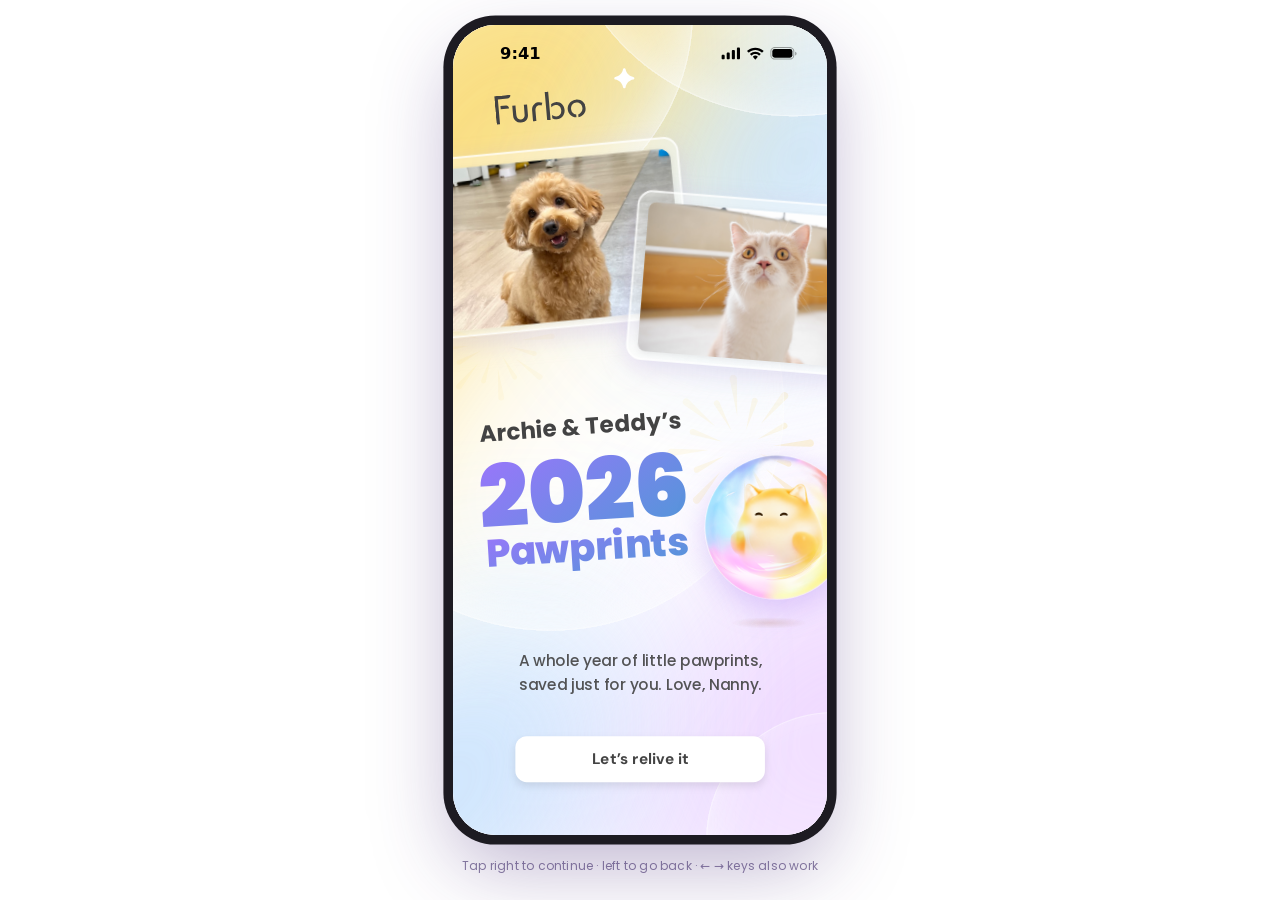
<file: v9/index.html>
<!doctype html>
<html lang="en">
<head>
<meta charset="utf-8">
<meta name="viewport" content="width=device-width, initial-scale=1, viewport-fit=cover, user-scalable=no">
<title>C_Year end wrapped_1023</title>
<meta name="apple-mobile-web-app-capable" content="yes">
<meta name="mobile-web-app-capable" content="yes">
<meta name="theme-color" content="#fdf3d0">
<meta name="apple-mobile-web-app-status-bar-style" content="black-translucent">
<meta name="format-detection" content="telephone=no">
<link rel="preconnect" href="https://fonts.googleapis.com">
<link rel="preconnect" href="https://fonts.gstatic.com" crossorigin>
<link href="https://fonts.googleapis.com/css2?family=DM+Sans:opsz,wght@9..40,500;9..40,700;9..40,800;9..40,900&family=Poppins:wght@500;600;700;800;900&display=swap" rel="stylesheet">
<link rel="stylesheet" href="styles.css?v=116">
</head>
<body>
<div id="viewport">
  <div id="phone">
    <div id="sides"></div>
    <div id="stage">

      <!-- ============ 1 · COVER ============ -->
      <section class="screen s1" data-id="1">

        <div class="polaroid dog float" style="left:-32px;top:128px;width:275px;height:188px;--rot:-5.46deg;--d:0s">
          <div class="photo" style="left:11px;top:9.5px;width:253px;height:169px;border-radius:12px">
            <img src="img/photo_screenshot.png" style="width:136.77%;height:272.82%;left:-15.44%;top:-87.63%" alt="">
          </div>
        </div>
        <div class="polaroid cat float" style="left:186px;top:181px;width:255px;height:177px;--rot:4.6deg;--d:-1.4s">
          <div class="photo" style="left:10px;top:10px;width:235px;height:156px;border-radius:8px">
            <img src="img/photo_cat.png" style="width:124.05%;height:125.05%;left:-4.43%;top:-6.6%" alt="">
          </div>
        </div>

        <img class="logo-cover" src="img/logo.svg" alt="Furbo">
        <p class="cover-names pop" style="--d:.35s">Archie &amp; Teddy’s</p>
        <p class="cover-year pop" style="--d:.5s">2026</p>
        <p class="cover-wrapped pop" style="--d:.68s">Pawprints</p>
        <p class="cover-sub pop" style="--d:.85s">A whole year of little pawprints, saved just for you. Love, Nanny.</p>

        <div class="mascot bob" style="left:262px;top:448px;width:151px;height:151px;--d:-.6s">
          <img src="img/mascot_main.png" style="width:133.33%;height:134.23%;left:-16.67%;top:-20.13%" alt="">
        </div>
        <img class="shadow-blob" src="img/shadow.svg" style="left:290px;top:617px;width:79px" alt="">

        <button class="cta cta-white" data-next>Let’s relive it</button>
      </section>
      <!-- ============ 2 · ARCHIE BARKS ============ -->
      <section class="screen s5 story" data-id="5" data-pill-src="img/pill_archie.svg" data-pill-geo="43.36,73.76,292.60,155.03" data-pill="Archie’s Year" data-title="358 barks">
        <img class="star twinkle" src="img/star4.svg" style="left:333px;top:128px;width:18px;--d:.2s" alt="">
        <img class="star twinkle" src="img/star4.svg" style="left:326px;top:311px;width:18px;--d:1.2s" alt="">
        <h2 class="title pop" style="top:182px;width:337px;left:27px;--d:.1s;font-size:37px;line-height:48px">Speaks up when<br>it counts.</h2>
        <img class="dog-round pop" src="img/photo_dog_round.png" style="--d:.25s;left:105.8px;top:305.6px;width:179.4px;height:179.4px" alt="">
        <div class="chip chipL wiggle" style="left:62px;top:312px"><img class="bub" src="img/5-bubble.svg" alt=""><img class="wf" src="img/wave_chip.svg" alt=""></div>
        <div class="badge gold top" style="padding:0 12px"><span>Top <b class="pct black">66%</b> of Furbo Maltipoos</span></div>
        <img class="star twinkle" src="img/star4.svg" style="left:41px;top:286px;width:18px;--d:.6s" alt="">
        <div class="stat" style="top:549px;--d:.4s">
          <div class="num h82"><span class="count" data-to="358">358</span></div>
          <div class="cap cap24">Barks</div>
        </div>
      </section>
      <!-- ============ 3 · TEDDY MEOWS ============ -->
      <section class="screen s5 s13 story" data-id="13" data-pill-src="img/pill_teddy.svg" data-pill-geo="43.36,73.76,292.60,155.03" data-pill="Teddy’s Year" data-title="75 meows">
        <img class="star twinkle" src="img/star4.svg" style="left:333px;top:128px;width:18px;--d:.2s" alt="">
        <img class="star twinkle" src="img/star4.svg" style="left:326px;top:311px;width:18px;--d:1.2s" alt="">
        <h2 class="title pop" style="top:182px;width:365px;left:13px;--d:.1s;font-size:37px;line-height:48px">Plenty to say.<br>All of it adorable.</h2>
        <img class="dog-round pop" src="img/s13_cat_round.png" style="--d:.25s;left:101.4px;top:300.9px;width:188.2px;height:188.2px" alt="">
        <div class="chip chipL wiggle" style="left:62px;top:312px"><img class="bub" src="img/5-bubble.svg" alt=""><img class="wf" src="img/wave_chip.svg" alt=""></div>
        <img class="star twinkle" src="img/star4.svg" style="left:44px;top:580px;width:18px;--d:.5s" alt="">
        <img class="star twinkle" src="img/star4.svg" style="left:69px;top:413px;width:18px;--d:.95s" alt="">
        <div class="badge gold top" style="padding:0 16px"><span>Top <b class="pct">22</b><b class="pct black">%</b> of Furbo mixed-breed cats</span></div>
        <div class="stat" style="top:549px;--d:.4s">
          <div class="num h82"><span class="count" data-to="75">75</span></div>
          <div class="cap cap24">Meows</div>
        </div>
      </section>
      <!-- ============ 4 · BUSIEST DAY ============ -->
      <section class="screen s6 story" data-id="6" data-pill-src="img/pill_both.svg" data-pill-geo="44.37,73.76,292.55,155.03" data-pill="Archie &amp; Teddy’s Year" data-title="Jan 17 · Busiest day">
        <img class="star twinkle" src="img/star4.svg" style="left:184px;top:34px;width:18px;--d:.9s" alt="">
        <img class="star twinkle" src="img/star7.svg" style="left:32px;top:159px;width:23px;--d:.5s" alt="">
        <h2 class="title pop" style="top:182px;width:365px;left:13px;--d:.1s;font-size:37px;line-height:48px">Saturday? The<br>best kind of chaos.</h2>
        <div class="day-card rise" style="--d:.25s">
          <div class="photo-d"><img src="img/photo_living.jpg" style="width:142.78%;height:128.32%;left:-18.93%;top:-14%" alt=""></div>
          <div class="num-d"><span>Jan 17</span></div>
          <div class="cap-d">Busiest day</div>
        </div>
        <div class="paw p1"><img src="img/paw1.svg" alt=""></div>
        <div class="paw p2"><img src="img/paw2.svg" alt=""></div>
        <img class="mascot-png bob" src="img/nanny_camera.png" style="left:282px;top:314px;width:137px;--d:.4s;transform:scaleX(-1)" alt="">
        <img class="shadow-blob" src="img/shadow.svg" style="left:307px;top:449px;width:47px" alt="">
      </section>
      <!-- ============ 5 · DAYS ON DUTY ============ -->
      <section class="screen s2 story" data-id="2" data-pill-src="img/pill_nanny_s5.svg" data-pill-geo="76.77,89.72,216.33,119.99" data-pill-spark="99.9,143,20.4" data-pill="Nanny on Duty" data-title="293 days on duty">
        <img class="ring-img" src="img/2-image.png" alt="">
        <img class="calendar float-slow" src="img/calendar.png" alt="">
        
        <img class="star twinkle" src="img/star4.svg" style="left:184px;top:34px;width:20px;--d:.9s" alt="">
        <img class="star twinkle" src="img/star4.svg" style="left:306px;top:310px;width:26px;--d:.5s" alt="">
        <img class="star twinkle" src="img/star4.svg" style="left:49px;top:144px;width:20px;--d:1.1s" alt="">
        <h2 class="title pop" style="top:186px;width:368px;left:11px;--d:.1s;font-size:37px;line-height:48px">I clocked in, and<br>loved every shift.</h2>
        <div class="stat" style="top:350.7px;left:-1.8px;--d:.25s">
          <div class="num h91"><span class="count" data-to="293">293</span></div>
          <div class="cap cap24">Days on duty</div>
        </div>
        <img class="shadow-blob" src="img/shadow.svg" style="left:290px;top:689px;width:71px" alt="">
        <img class="mascot-png bob pop" src="img/nanny_calendar.png" style="left:233px;top:493px;width:191.8px;scale:-1 1;--d:.4s" alt="">
      </section>
      <!-- ============ 6 · MOMENTS CAUGHT ============ -->
      <section class="screen s3 story" data-id="3" data-pill-src="img/pill_nanny_s6.svg" data-pill-geo="80.01,96.91,211.79,117.28" data-pill-spark="100,143,20.4" data-pill="Nanny on Duty" data-title="45,771 moments caught">
        <img class="star twinkle" src="img/star4.svg" style="left:324px;top:175px;width:18px;--d:.3s" alt="">
        <img class="star twinkle" src="img/star4.svg" style="left:52px;top:140px;width:18px;--d:.8s" alt="">
        <div class="crop float-slow" style="left:243.4px;top:314.3px;width:174.5px;height:178.9px;opacity:.25;transform:rotate(-148.56deg) scaleY(-1);--d:-1s"><img src="img/cards_dogs.png" style="width:241%;height:100%;left:-141%;top:0" alt=""></div>
        <div class="crop float-slow card3 a" style="left:158.8px;top:355.6px;width:154.8px;height:135.5px;opacity:.8;--rot:3.3deg;--d:-.4s"><img src="img/cards_calsnap.png" style="width:396.8%;height:192.8%;left:-203.6%;top:-75.7%" alt=""></div>
        <div class="crop float-slow card3 b" style="left:245.4px;top:405.8px;width:157.2px;height:161.2px;opacity:.8;--d:-1.8s"><img src="img/cards_dogs.png" style="width:241%;height:100%;left:-141%;top:0" alt=""></div>
        <img class="star twinkle" src="img/star4.svg" style="left:194px;top:469px;width:22px;--d:.6s;z-index:3" alt="">
        <h2 class="title pop" style="top:193px;width:335px;left:28px;--d:.1s;font-size:37px;line-height:48px">Caught all the<br>moments, just<br>for you.</h2>
        <div class="mascot-wrap" style="left:-30px;top:348px;width:198px;height:195px">
          <img class="bob" src="img/nanny_camera.png" style="width:100%;height:100%" alt="">
          <div class="flash"></div>
        </div>
        <img class="shadow-blob" src="img/shadow.svg" style="left:6px;top:542px;width:67px" alt="">
        <div class="stat" style="top:570px;--d:.25s">
          <div class="num h77"><span class="count" data-to="45771">45,771</span></div>
          <div class="cap cap24">Moments caught</div>
        </div>
      </section>
      <!-- ============ 7 · NANNY CHAT ============ -->
      <section class="screen s9 story" data-id="9" data-pill-src="img/pill_your.svg" data-pill-geo="44.9,81.6,288.97,152.68" data-pill="Your Year" data-title="714 Nanny Chat check-ins">
        <h2 class="title pop" style="top:189px;width:326px;left:32px;--d:.1s;font-size:37px;line-height:48px">You and me?<br>Besties.</h2>
        <img class="ghost g1 float-slow" src="img/ghost1.svg" style="left:98px;top:606px;width:121.66px;height:99.59px;--d:-.6s" alt="">
        <img class="ghost g2 float-slow" src="img/ghost2.svg" style="left:247px;top:632px;width:97.06px;height:80.83px;--d:-1.4s" alt="">
        <div class="bubble-card pop" style="left:7.2px;top:276.8px;width:378.1px;height:376px;rotate:0deg;--d:.2s;transform-origin:50% 50%"><img src="img/bubble_card9_v10.svg" style="position:absolute;inset:0;width:100%;height:100%" alt=""></div>
        <div class="stat" style="top:371px;left:6.5px;width:390px;--d:.35s;text-align:center">
          <div class="num h82" style="width:390px"><span class="count" data-to="714">714</span></div>
          <div class="cap cap24" style="width:390px;white-space:nowrap">Nanny Chat check-ins</div>
          <div class="badge gold chatbadge" style="margin-top:18px"><span>Top <b class="pct">10%</b> of Furbo pawrents</span></div>
        </div>
        <img class="mascot-glass" src="img/mascot_glass9.svg" style="left:276.3px;top:290.4px;width:124.6px;height:124.6px;rotate:.45deg" alt="">
        <img class="mascot-png bounce" src="img/nanny_pompom.png" style="left:268.5px;top:279px;width:140.8px;--d:.4s" alt="">
        <div class="chat-bubble pop" style="left:-13px;top:554px;--d:.55s">
          <img src="img/bubble_new.webp" class="flipx" alt="">
          <div class="typing"><i></i><i></i><i></i></div>
        </div>
      </section>
      <!-- ============ 8 · LIVE VIEW ============ -->
      <section class="screen s8 story" data-id="8" data-pill-src="img/pill_your.svg" data-pill-geo="44.9,81.6,288.97,152.68" data-pill="Your Year" data-title="331 live view &amp; videos">
        
        <div class="phone-img float-slow">
          <img class="pb" src="img/phone_base.png" alt="">
          <i class="pw"></i><i class="py"></i>
          <img class="pl" src="img/furbo_logo_phone.svg" alt="">
        </div>
        <img class="star twinkle" src="img/star4.svg" style="left:34px;top:323px;width:24px;--d:.1s" alt="">
        <img class="star twinkle" src="img/star4.svg" style="left:304px;top:152px;width:24px;--d:.6s" alt="">
        <img class="star twinkle" src="img/star4.svg" style="left:276px;top:662px;width:24px;--d:1s" alt="">
        <img class="star twinkle" src="img/star4.svg" style="left:323px;top:643px;width:14px;--d:.4s" alt="">
        <h2 class="title pop" style="top:187px;width:347px;left:22px;--d:.1s;font-size:33px;line-height:41px">These 2, better<br>than any streaming<br>services.</h2>
        <div class="stat" style="top:361px;left:2.5px;--d:.25s">
          <div class="num h82"><span class="count" data-to="331">331</span></div>
          <div class="cap cap24">Live View &amp; Videos</div>
        </div>
        <div class="check-bub c1" style="left:109.7px;top:555.7px;width:82px;height:82px"><img src="img/check.png" alt=""></div>
        <div class="check-bub c2" style="left:210.8px;top:548.8px;width:52px;height:52px"><img src="img/check.png" alt=""></div>
        <div class="check-bub c3" style="left:197.5px;top:618.5px;width:46px;height:46px"><img src="img/check.png" alt=""></div>
        <div class="mascot bob" style="left:272.9px;top:470.8px;width:147.5px;height:149.4px;--d:-.3s;transform-origin:center;rotate:6.43deg">
          <img src="img/nanny_magnifier.png" style="width:149.13%;height:133.33%;left:-26.9%;top:-16.67%" alt="">
        </div>
      </section>
      <!-- ============ 9 · REVEAL ============ -->
      <section class="screen s11" data-id="11">
        <img class="reveal-bg" src="img/cards_crown.png" alt="">
        <img class="star twinkle" src="img/star4.svg" style="left:52px;top:82px;width:23px;--d:.2s" alt="">
        <img class="star twinkle" src="img/star4.svg" style="left:338px;top:100px;width:23px;--d:.7s" alt="">
        <img class="star twinkle" src="img/star4.svg" style="left:86px;top:69px;width:18px;--d:1.1s" alt="">
        <img class="star twinkle" src="img/star4.svg" style="left:16px;top:248px;width:23px;--d:.5s" alt="">
        <div class="reveal-avatar bob" style="--d:-.4s">
          <img src="img/avatar_s9_v10.png" alt="">
        </div>
        <p class="reveal-sub pop" style="--d:.15s">A whole year together, and I’ve<br>learned a lot about you.</p>
        <h2 class="title pop" style="top:542px;width:337px;left:27px;--d:.2s;font-size:32px;line-height:47px">Ready to meet your<br>pawrent type?</h2>
        <button class="swipe" id="swipeBtn" aria-label="Swipe up to reveal">
          <span class="swipe-circle"><img src="img/swipe_btn.svg" alt=""></span>
          <span class="swipe-label">Swipe up to see</span>
        </button>
        <div class="reveal-glow"></div>
      </section>
      <!-- ============ 10 · RESULT ============ -->
      <section class="screen s12" data-id="12" data-title="You are The Bestie">
        <img class="result-bg" src="img/glass_card_v11.webp" alt="">
        <img class="star twinkle" src="img/star4.svg" style="left:315px;top:101px;width:18px;--d:.2s" alt="">
        <img class="star twinkle" src="img/star4.svg" style="left:39px;top:638px;width:18px;--d:.7s" alt="">
        <img class="star twinkle" src="img/star4.svg" style="left:342px;top:759px;width:18px;--d:1.1s" alt="">
        <img class="star twinkle" src="img/star4.svg" style="left:89px;top:183px;width:18px;--d:.4s" alt="">
        <img class="logo12" src="img/logo12.svg" alt="Furbo">
        <img class="r-line" src="img/r_line.svg" alt="">
        <button class="exit exit-r" id="exitBtn2" aria-label="Close"><img src="img/exit.svg" alt=""></button>
        <div class="result-card" id="resultCard">
          <p class="r-pre">You are</p>
          <p class="r-title">The Bestie</p>
          <p class="r-desc">You’re a partner in crime. You watch closely, share the snacks, and stay in the loop, even on the slow days.</p>
          <p class="r-tags">#Devoted&nbsp;&nbsp;#Generous<br>#Informed&nbsp;&nbsp;#Easygoing</p>
        </div>
        <img class="mascot-png bob r-mascot" src="img/nanny_heart_v9.png" alt="">
        <button class="btn-share" data-share>
          <img src="img/share.svg" alt=""><span>Share</span>
        </button>
        <button class="btn-replay" id="replayBtn">
          <svg width="14" height="15" viewBox="0 0 14 15" fill="none"><path d="M2.2 7.6a4.8 4.8 0 1 0 1.5-3.5M2.2 2.3v2.5h2.5" stroke="#434343" stroke-width="1.6" stroke-linecap="round" stroke-linejoin="round"/></svg>
          <span>Replay</span>
        </button>
      </section>

      <!-- chrome injected for story screens -->
      <div id="chrome">
        <div class="statusbar"><span class="time">9:41</span><img src="img/levels.svg" alt=""></div>
        <div class="progress" id="progress"></div>
        <div class="hdr">
          <img class="hdr-logo" src="img/logo_hdr.svg" alt="Furbo">
          <button class="exit" id="exitBtn" aria-label="Close"><img src="img/exit.svg" alt=""></button>
        </div>
        <img class="pill-img" id="pill" alt="">
        <img class="pill-spark" id="pillSpark" src="img/sparkle.svg" alt="">
        <button class="btn-share story-share" data-share><img src="img/share.svg" alt=""><span>Share</span></button>
      </div>
      <div class="statusbar sb-plain" id="sbPlain"><span class="time">9:41</span><img src="img/levels.svg" alt=""></div>

      <!-- zones -->
      <div id="tapfx"></div>
      <canvas id="confetti" width="390" height="844"></canvas>

      <!-- share sheet -->
      <div id="sheet" class="sheet" aria-hidden="true">
        <div class="sheet-backdrop" data-close-sheet></div>
        <div class="sheet-panel">
          <div class="sheet-grab"></div>
          <div class="sheet-preview">
            <img src="img/logo12.svg" alt="">
            <p id="sheetTitle">Your Furbo 2026 Wrapped</p>
          </div>
          <div class="sheet-row">
            <button data-act="story"><span class="ic ig"></span>Stories</button>
            <button data-act="save"><span class="ic sv"></span>Save image</button>
            <button data-act="copy"><span class="ic cp"></span>Copy link</button>
            <button data-act="more"><span class="ic mr"></span>More</button>
          </div>
          <button class="sheet-cancel" data-close-sheet>Cancel</button>
        </div>
      </div>
      <div id="toast"></div>
    </div>
  </div>
  <p id="hint">Tap right to continue · left to go back · ← → keys also work</p>
</div>

<!-- shared SVG symbols -->
<script src="bg.js?v=116"></script>
<script src="app.js?v=116"></script>
</body>
</html>
</file>
<file: v1/styles.css>
:root{
  --ink:#434343; --ink80:#696969; --ink90:#565656;
  --yellow:#F7CD3D; --yellow60:#FAE18B; --yellow40:#FCEBB1;
  --grad:linear-gradient(155deg,#9B75FB 1.4%,#5197D8 99.9%);
  --scale:1;
}
*{box-sizing:border-box;margin:0;padding:0;-webkit-tap-highlight-color:transparent}
html,body{height:100%;overflow:hidden;background:#EDE7F6;font-family:'Poppins',system-ui,sans-serif;color:var(--ink);-webkit-user-select:none;user-select:none}
button{font:inherit;color:inherit;background:none;border:0;cursor:pointer}
img{display:block;max-width:none;-webkit-user-drag:none;pointer-events:none}

#viewport{position:fixed;inset:0;display:flex;flex-direction:column;align-items:center;justify-content:center;
  background:radial-gradient(1200px 700px at 20% 10%,#FCEBB1 0,transparent 60%),radial-gradient(900px 700px at 90% 90%,#D9C8FA 0,transparent 60%),#F3EDFB}
#phone{width:calc(390px*var(--scale));height:calc(844px*var(--scale));position:relative;border-radius:calc(44px*var(--scale));
  box-shadow:0 0 0 calc(10px*var(--scale)) #1d1b22,0 30px 80px rgba(70,40,120,.35);overflow:hidden;background:#fff}
#stage{width:390px;height:844px;position:absolute;left:0;top:0;transform:scale(var(--scale));transform-origin:0 0;overflow:hidden;background:#fff;touch-action:none}
#hint{margin-top:calc(22px*var(--scale));font-size:12px;color:#8a7fa3;letter-spacing:.2px}
@media (max-width:520px){
  #phone{border-radius:0;box-shadow:none}
  #hint{display:none}
}

/* ---------- screens ---------- */
.screen{position:absolute;inset:0;overflow:hidden;opacity:0;visibility:hidden;pointer-events:none;transition:opacity .45s ease,transform .45s ease,visibility 0s .45s;transform:scale(1.025)}
.screen.active{opacity:1;visibility:visible;pointer-events:auto;transform:none;transition:opacity .45s ease,transform .6s cubic-bezier(.2,.8,.2,1)}
.screen.leaving{transform:scale(.97)}
.screen > *{position:absolute}

/* backgrounds */
.s1{background:
  radial-gradient(260px 220px at 20% 4%,#FBE49A 0,rgba(251,228,154,0) 100%),
  radial-gradient(300px 280px at 100% 8%,#CFE3FB 0,rgba(207,227,251,0) 100%),
  radial-gradient(320px 260px at 0% 78%,#CFE2FB 0,rgba(207,226,251,0) 100%),
  radial-gradient(380px 300px at 100% 96%,#E7CFFB 0,rgba(231,207,251,0) 100%),
  linear-gradient(180deg,#FFF3C9 0%,#fff 38%,#F6F0FF 70%,#EBDDFB 100%)}
.s2{background:
  radial-gradient(420px 260px at 0% 0%,#FBE8A5 0,rgba(251,232,165,0) 100%),
  radial-gradient(360px 300px at 100% 40%,#EBD9FB 0,rgba(235,217,251,0) 100%),
  radial-gradient(420px 320px at 0% 100%,#E9D9FB 0,rgba(233,217,251,0) 100%),
  linear-gradient(180deg,#FCEFC0 0%,#F6EEF8 36%,#EBDDFB 100%)}
.s3{background:
  radial-gradient(400px 300px at 0% 12%,#E8D3FB 0,rgba(232,211,251,0) 100%),
  radial-gradient(420px 360px at 100% 55%,#DCEBFB 0,rgba(220,235,251,0) 100%),
  radial-gradient(420px 260px at 100% 100%,#FCF0D4 0,rgba(252,240,212,0) 100%),
  linear-gradient(180deg,#EBDCFB 0%,#F2EEFC 45%,#FBF4E3 100%)}
.s4{background:
  radial-gradient(420px 300px at 0% 0%,#E9D6FB 0,rgba(233,214,251,0) 100%),
  radial-gradient(420px 340px at 50% 70%,#DCE0FB 0,rgba(220,224,251,0) 100%),
  linear-gradient(180deg,#EAD8FB 0%,#EDEBFC 52%,#F6F7FE 100%)}
.s5{background:
  radial-gradient(360px 420px at 110% 70%,rgba(255,181,138,.55) 0,rgba(255,181,138,0) 100%),
  radial-gradient(420px 260px at 0% 0%,#FBE8A5 0,rgba(251,232,165,0) 100%),
  linear-gradient(180deg,#FCEFC4 0%,#FDF3D8 50%,#FEF8EA 100%)}
.s6{background:
  radial-gradient(420px 260px at 0% 0%,#FBE9AA 0,rgba(251,233,170,0) 100%),
  radial-gradient(420px 300px at 100% 40%,#EBDAFB 0,rgba(235,218,251,0) 100%),
  linear-gradient(180deg,#FCEFC4 0%,#F3E8F9 42%,#EDDDFB 100%)}
.s7{background:
  radial-gradient(360px 300px at 0% 4%,rgba(255,200,160,.7) 0,rgba(255,200,160,0) 100%),
  radial-gradient(380px 380px at 0% 70%,#EBDAFB 0,rgba(235,218,251,0) 100%),
  radial-gradient(400px 340px at 100% 100%,#FDF1CC 0,rgba(253,241,204,0) 100%),
  linear-gradient(180deg,#F9E3D8 0%,#F3E7F8 40%,#FDF6DD 100%)}
.s8{background:
  radial-gradient(360px 300px at 0% 6%,rgba(255,200,160,.7) 0,rgba(255,200,160,0) 100%),
  radial-gradient(420px 380px at 100% 100%,#EBDAFB 0,rgba(235,218,251,0) 100%),
  linear-gradient(180deg,#FDEBD0 0%,#FFFBF6 36%,#F2E8FB 100%)}
.s9{background:
  radial-gradient(420px 300px at 0% 0%,#EBDCFB 0,rgba(235,220,251,0) 100%),
  radial-gradient(300px 240px at 0% 46%,#DFEBFB 0,rgba(223,235,251,0) 100%),
  linear-gradient(180deg,#EDE0FB 0%,#F4F0FD 45%,#EDE3FA 100%)}
.s10{background:
  radial-gradient(420px 260px at 0% 0%,#FFE4CA 0,rgba(255,228,202,0) 100%),
  radial-gradient(360px 300px at 100% 30%,#E8D8FB 0,rgba(232,216,251,0) 100%),
  linear-gradient(180deg,#FFF0E2 0%,#EFE3FB 40%,#F7F2FD 100%)}
.s11{background:#fff}
.s12{background:#FCEBB1}

/* ---------- chrome ---------- */
#chrome{position:absolute;inset:0;pointer-events:none;opacity:0;transition:opacity .3s;z-index:20}
#chrome.on{opacity:1}
.statusbar{position:absolute;left:0;top:0;width:390px;height:54px;z-index:21}
.statusbar .time{position:absolute;left:0;width:140.5px;top:18px;text-align:center;font:600 17px/22px -apple-system,'SF Pro',system-ui,sans-serif;color:#000}
.statusbar img{position:absolute;right:0;top:0;width:140.5px;height:54px}
.sb-plain{opacity:0;transition:opacity .3s;pointer-events:none;z-index:21}
.sb-plain.on{opacity:1}
.progress{position:absolute;left:12px;top:60px;width:366px;height:3px;display:flex;gap:6px}
.progress i{flex:1;height:3px;border-radius:3px;background:rgba(67,67,67,.2);overflow:hidden;position:relative}
.progress i b{position:absolute;inset:0;background:var(--ink);transform:scaleX(0);transform-origin:left}
.progress i.done b{transform:scaleX(1)}
.progress i.cur b{animation:fill .7s cubic-bezier(.2,.8,.2,1) forwards}
@keyframes fill{to{transform:scaleX(1)}}
.hdr{position:absolute;left:0;top:76px;width:390px;height:48px}
.hdr-logo{position:absolute;left:20px;top:2px;width:69px;height:44px}
.exit{position:absolute;right:16px;top:12px;width:24px;height:24px;pointer-events:auto;transition:transform .2s}
.exit:active{transform:scale(.85) rotate(90deg)}
.exit img{width:24px;height:24px}
.pill{position:absolute;left:50%;top:135px;transform:translateX(-50%) rotate(-1.5deg);height:34px;padding:0 18px;border-radius:20px 22px 18px 24px;
  background:linear-gradient(180deg,#FBE591,#F8DA6F);display:flex;align-items:center;gap:5px;font:700 16.5px/34px 'Poppins';color:var(--ink);white-space:nowrap;box-shadow:0 3px 8px rgba(247,205,61,.35)}
.pill .sp{font-size:14px;transform:translateY(-1px)}
.pill.wide{transform:translateX(-50%) rotate(-4deg);padding:0 20px;font-size:16px}
.pill.pop-in{animation:pillIn .6s cubic-bezier(.2,1.4,.4,1) both .05s}
@keyframes pillIn{from{opacity:0;transform:translateX(-50%) translateY(10px) scale(.7) rotate(-6deg)}to{opacity:1}}
.btn-share{position:absolute;left:95px;top:726px;width:200px;height:48px;border-radius:12px;background:#fff;box-shadow:0 4px 8.5px rgba(0,0,0,.1);display:flex;align-items:center;justify-content:center;gap:4px;
  font:700 16px/22px 'DM Sans';color:var(--ink);pointer-events:auto;z-index:22;transition:transform .15s}
.btn-share img{width:20px;height:20px}
.btn-share:active{transform:scale(.95)}
.story-share{opacity:0;transform:translateY(16px);transition:opacity .4s .3s,transform .5s .3s cubic-bezier(.2,1.2,.3,1)}
#chrome .story-share,#chrome .exit{pointer-events:none}
#chrome.on .story-share,#chrome.on .exit{pointer-events:auto}
#chrome.on .story-share{opacity:1;transform:none}

/* ---------- shared text ---------- */
.title{font:800 41px/50px 'Poppins';text-align:center;color:var(--ink);letter-spacing:0}
.stat{position:absolute;left:0;width:390px;text-align:center}
.num{font:700 100px/46px 'Poppins';letter-spacing:-3px;text-align:center;display:flex;align-items:center;justify-content:center;
  background:var(--grad);-webkit-background-clip:text;background-clip:text;color:transparent;font-variant-numeric:tabular-nums;
  overflow:visible}
.num span{display:inline-block;background:var(--grad);-webkit-background-clip:text;background-clip:text;color:transparent;line-height:1.5;padding:0 .12em .08em;margin:0 -.12em;white-space:nowrap}
.h91{height:91px}.h82{height:82px}.h77{height:77px}
.cap{font:500 24px/38px 'DM Sans';color:var(--ink80);text-align:center;font-variation-settings:'opsz' 14}
.cap26{font-size:26px}
.badge{display:inline-block;padding:4px 12px;border-radius:6px;font:700 16px/22px 'DM Sans';color:var(--ink);white-space:nowrap;
  background:linear-gradient(193deg,#E0B161 18%,#FFECC5 56%,#E0B161 99%);position:relative;overflow:hidden}
.badge::after{content:"";position:absolute;top:0;bottom:0;width:40%;left:-60%;background:linear-gradient(100deg,transparent,rgba(255,255,255,.75),transparent);animation:shine 3.2s ease-in-out infinite 1.2s}
@keyframes shine{0%{left:-60%}35%,100%{left:130%}}
.stat .badge{margin-top:16px}
.star{position:absolute}
.shadow-blob{position:absolute;opacity:.9}

/* ---------- entrance + ambient animation ---------- */
.screen .pop,.screen .rise,.screen .drop{opacity:0}
.screen.active .pop{animation:pop .7s cubic-bezier(.2,1.3,.4,1) both;animation-delay:var(--d,0s)}
@keyframes pop{from{opacity:0;transform:translateY(18px) scale(.86)}to{opacity:1;transform:none}}
.screen.active .rise{animation:rise .8s cubic-bezier(.2,1.1,.3,1) both;animation-delay:var(--d,0s)}
@keyframes rise{from{opacity:0;transform:translateY(60px) rotate(2deg) scale(.92)}to{opacity:1;transform:none}}
.twinkle{animation:twinkle 2.6s ease-in-out infinite;animation-delay:var(--d,0s)}
@keyframes twinkle{0%,100%{transform:scale(.7) rotate(0);opacity:.5}50%{transform:scale(1.2) rotate(30deg);opacity:1}}
.yellow{filter:sepia(1) saturate(6) hue-rotate(-12deg) brightness(1.05)}
.bob{animation:bob 3.4s ease-in-out infinite;animation-delay:var(--d,0s)}
@keyframes bob{0%,100%{translate:0 0}50%{translate:0 -9px}}
.float{animation:floatR 6s ease-in-out infinite;animation-delay:var(--d,0s)}
@keyframes floatR{0%,100%{translate:0 0}50%{translate:0 -8px}}
.float-slow{animation:floatS 7s ease-in-out infinite;animation-delay:var(--d,0s)}
@keyframes floatS{0%,100%{translate:0 0}50%{translate:4px -7px}}
.bounce{animation:bounce 1.6s cubic-bezier(.3,0,.4,1) infinite;animation-delay:var(--d,0s)}
@keyframes bounce{0%,100%{translate:0 0;rotate:0deg}30%{translate:0 -14px;rotate:-4deg}60%{translate:0 0;rotate:3deg}}
.flipx{transform:scaleX(-1)}
.breathe img{animation:breathe 4s ease-in-out infinite}
@keyframes breathe{0%,100%{transform:scale(1)}50%{transform:scale(1.045)}}
.wiggle{animation:wiggle 3.2s ease-in-out infinite;animation-delay:var(--d,0s)}
@keyframes wiggle{0%,100%{translate:0 0;rotate:-2deg}50%{translate:0 -6px;rotate:2deg}}
.mascot-png{position:absolute}
.mascot{position:absolute;border-radius:50%;overflow:hidden;box-shadow:0 10px 30px rgba(170,130,240,.35)}
.mascot img,.crop img,.photo img{position:absolute}
.crop{position:absolute;overflow:hidden}

/* ---------- S1 cover ---------- */
.burst{position:absolute;overflow:visible;animation:burstPulse 3s ease-in-out infinite}
.burst.b-b{animation-delay:-1s}.burst.b-c{animation-delay:-2s}
@keyframes burstPulse{0%,100%{transform:scale(.9);opacity:.55}50%{transform:scale(1.08);opacity:1}}
.polaroid{position:absolute;border-radius:16px;background:rgba(255,255,255,.35);border:2px solid rgba(255,255,255,.75);box-shadow:0 8px 24px rgba(190,170,220,.35);
  transform:rotate(var(--rot,0));}
.polaroid .photo{position:absolute;overflow:hidden;box-shadow:0 2px 8px rgba(0,0,0,.08)}
.s1.active .polaroid.dog{animation:slideL .9s cubic-bezier(.2,1.1,.3,1) both,floatR 6s ease-in-out 1s infinite}
.s1.active .polaroid.cat{animation:slideR .9s cubic-bezier(.2,1.1,.3,1) .12s both,floatR 6s ease-in-out 1.1s infinite}
@keyframes slideL{from{opacity:0;transform:translateX(-120px) rotate(-14deg)}to{opacity:1;transform:rotate(var(--rot))}}
@keyframes slideR{from{opacity:0;transform:translateX(120px) rotate(14deg)}to{opacity:1;transform:rotate(var(--rot))}}
.logo-cover{left:44px;top:70px;width:94px;transform:rotate(-5deg);z-index:2}
.cover-names{left:27px;top:404px;width:210px;text-align:center;font:700 24px/29px 'Poppins';white-space:nowrap;transform:rotate(-4deg);color:var(--ink)}
.cover-year{left:23px;top:441px;width:227px;text-align:center;font:900 90px/90px 'Poppins';white-space:nowrap;transform:rotate(-3.56deg);background:linear-gradient(148deg,#9B75FB 1.4%,#5197D8 99.9%);-webkit-background-clip:text;background-clip:text;color:transparent}
.cover-wrapped{left:33px;top:528px;width:190px;text-align:center;font:800 40px/48px 'Poppins';white-space:nowrap;transform:rotate(-3.56deg);background:linear-gradient(162deg,#DFB2FF 1.4%,#5197D8 82%,#329CFF 99.9%);-webkit-background-clip:text;background-clip:text;color:transparent}
.s1.active .cover-names,.s1.active .cover-year,.s1.active .cover-wrapped{animation-name:popTilt}
@keyframes popTilt{from{opacity:0;translate:0 24px;scale:.85}to{opacity:1;translate:0 0;scale:1}}
.cover-sub{left:44px;top:635px;width:301px;text-align:center;font:500 16px/26px 'Poppins';opacity:.9}
.s1.active .cover-sub{animation-name:popFade}
@keyframes popFade{from{opacity:0;translate:0 14px}to{opacity:.9;translate:0 0}}
.cta{position:absolute;left:30px;top:726px;width:330px;height:48px;border-radius:12px;font:700 16px/22px 'DM Sans';color:var(--ink);overflow:hidden;transition:transform .15s,box-shadow .2s}
.cta-yellow{background:var(--yellow);box-shadow:0 6px 16px rgba(247,205,61,.45)}
.cta:active{transform:scale(.96)}
.cta-yellow::after{content:"";position:absolute;top:0;bottom:0;width:30%;left:-50%;background:linear-gradient(100deg,transparent,rgba(255,255,255,.65),transparent);animation:shine 3s ease-in-out infinite 1.5s}
.s1.active .cta{animation:ctaIn .7s cubic-bezier(.2,1.3,.4,1) 1.05s both}
@keyframes ctaIn{from{opacity:0;translate:0 30px}to{opacity:1;translate:0 0}}

/* ---------- S2 ---------- */
.glass-ring{position:absolute;border-radius:50%;background:radial-gradient(circle,rgba(255,255,255,.65) 0,rgba(255,255,255,.35) 62%,rgba(255,255,255,.12) 100%);
  border:2.5px solid rgba(255,255,255,.75);box-shadow:0 0 50px rgba(255,255,255,.8),inset 0 0 40px rgba(255,255,255,.6)}
.ring-img{left:45.3px;top:234.5px;width:334px;height:339px;transform-origin:44.8% 54.5%}
.s2.active .ring-img{animation:ringPulse 4s ease-in-out infinite}
.s8.active .glass-ring{animation:ringPulse 4s ease-in-out infinite}
@keyframes ringPulse{0%,100%{transform:scale(1)}50%{transform:scale(1.05)}}
.calendar{left:-57px;top:445px;width:297px;height:220px;opacity:.65}
.paw-glow{left:62px;top:560px;width:34px;height:34px;border-radius:12px;background:rgba(247,205,61,.0)}
.s2.active .paw-glow{animation:pawGlow 2.2s ease-in-out infinite .8s}
@keyframes pawGlow{0%,100%{box-shadow:0 0 0 0 rgba(247,205,61,0);background:rgba(247,205,61,0)}50%{box-shadow:0 0 28px 12px rgba(247,205,61,.65);background:rgba(247,205,61,.25)}}

/* ---------- S3 ---------- */
.card3.a{transform:rotate(var(--rot))}
.mascot-wrap{position:absolute}
.flash{position:absolute;left:112px;top:92px;width:60px;height:60px;border-radius:50%;background:radial-gradient(circle,#fff 0,rgba(255,255,255,.9) 30%,rgba(255,255,255,0) 70%);opacity:0;transform:scale(.2)}
.s3.active .flash{animation:flash 3.2s ease-out infinite 1.1s}
@keyframes flash{0%{opacity:0;transform:scale(.2)}5%{opacity:1;transform:scale(2.6)}20%,100%{opacity:0;transform:scale(3.6)}}
.s3.active .card3.b{animation:floatS 7s ease-in-out infinite -1.8s,camShot 3.2s ease-out infinite 1.1s}
@keyframes camShot{0%,3%{filter:brightness(1)}6%{filter:brightness(1.35)}20%,100%{filter:brightness(1)}}

/* ---------- S4 ---------- */
.cloud-bubble{position:absolute}
.note,.note-big{position:absolute;overflow:hidden}
.note img,.note-big img{position:absolute}
.note-big{animation:noteFloat 3.4s ease-in-out infinite}
.note-big.n2{animation-delay:-1s}.note-big.n3{animation-delay:-2s}
@keyframes noteFloat{0%,100%{transform:translateY(0) rotate(-4deg)}50%{transform:translateY(-14px) rotate(6deg)}}
.note{animation:noteFloat 4.2s ease-in-out infinite}

/* ---------- S5 ---------- */
.dog-round{left:103.5px;top:300.5px;width:180px;height:180px;border-radius:50%}
.s5.active .dog-round{animation:pop .7s cubic-bezier(.2,1.5,.4,1) .25s both,dogBob 3.6s ease-in-out 1s infinite}
@keyframes dogBob{0%,100%{translate:0 0;rotate:-1deg}50%{translate:0 -6px;rotate:1deg}}
.chip{position:absolute}
.chipL{width:90px;height:67px;left:56px;top:301px!important;left:56px!important;transform:rotate(0)}
.chipR{width:109px;height:82px;left:243px!important;top:405px!important}
.chip > img{position:absolute;inset:0;width:100%;height:100%}
.chipL{transform:scaleY(-1) rotate(-8.6deg)}
.chipL .eq{transform:scaleY(-1)}
.chipR{transform:rotate(-171.9deg) scaleY(1)}
.chipR .eq{transform:rotate(171.9deg)}
.eq{position:absolute;inset:0;display:flex;align-items:center;justify-content:center;gap:3px;padding:0 14px 8px}
.eq i{display:block;width:3px;border-radius:2px;background:linear-gradient(180deg,#FFA55B,#F7B64B);animation:eq 1s ease-in-out infinite;height:8px}
.eq i:nth-child(odd){animation-duration:.8s}.eq i:nth-child(3n){animation-duration:1.15s}
.eq i:nth-child(1){animation-delay:-.1s}.eq i:nth-child(2){animation-delay:-.4s}.eq i:nth-child(3){animation-delay:-.7s}.eq i:nth-child(4){animation-delay:-.2s}.eq i:nth-child(5){animation-delay:-.55s}.eq i:nth-child(6){animation-delay:-.3s}.eq i:nth-child(7){animation-delay:-.8s}.eq i:nth-child(8){animation-delay:-.15s}.eq i:nth-child(9){animation-delay:-.6s}.eq i:nth-child(10){animation-delay:-.35s}.eq i:nth-child(11){animation-delay:-.5s}.eq i:nth-child(12){animation-delay:-.25s}
@keyframes eq{0%,100%{height:6px}50%{height:26px}}

/* ---------- S6 ---------- */
.trail{left:0;top:0;pointer-events:none}
.day-card{left:41px;top:332px;width:295px;height:325px;border-radius:28px;background:#fff;box-shadow:0 16px 40px rgba(180,150,230,.3)}
.photo-d{position:absolute;left:15px;top:19.5px;width:265px;height:177px;border-radius:18.6px;overflow:hidden}
.photo-d img{position:absolute}
.num-d{position:absolute;left:0;right:0;top:215px;height:52px;display:flex;align-items:center;justify-content:center}
.num-d span{font:700 63px/1.5 'Poppins';padding:0 .12em .08em;background:linear-gradient(166deg,#9B75FB 1.4%,#5197D8 99.9%);-webkit-background-clip:text;background-clip:text;color:transparent;padding-bottom:4px}
.cap-d{position:absolute;left:0;right:0;top:272px;text-align:center;font:500 24px/35px 'DM Sans';color:var(--ink80)}
.paw{position:absolute;opacity:0}
.paw img{width:100%}
.paw.p1{left:274px;top:664px;width:54px;transform:rotate(-8deg)}
.paw.p2{left:334px;top:640px;width:40px;transform:rotate(14deg)}
.s6.active .paw.p1{animation:stamp .5s cubic-bezier(.2,1.6,.4,1) 1.0s both}
.s6.active .paw.p2{animation:stamp .5s cubic-bezier(.2,1.6,.4,1) 1.25s both}
@keyframes stamp{from{opacity:0;scale:2.2}to{opacity:1;scale:1}}
.s6.active .day-card{animation:rise .8s cubic-bezier(.2,1.1,.3,1) .25s both,cardSway 6s ease-in-out 1.2s infinite}
@keyframes cardSway{0%,100%{rotate:-.6deg}50%{rotate:.6deg}}

/* ---------- S7 ---------- */
.spot{left:-60px;top:-60px;width:520px;height:520px;background:conic-gradient(from 160deg at 0% 0%,rgba(255,255,255,0) 0deg,rgba(255,255,255,.55) 20deg,rgba(255,255,255,0) 40deg);opacity:.8;transform-origin:0 0;animation:spotSweep 6s ease-in-out infinite}
@keyframes spotSweep{0%,100%{transform:rotate(-6deg)}50%{transform:rotate(8deg)}}
.selfie{position:absolute;border-radius:14px;background:rgba(255,255,255,.55);border:3px solid rgba(255,255,255,.9);box-shadow:0 10px 24px rgba(170,140,220,.35);transform:rotate(var(--rot));opacity:0}
.selfie .photo{position:absolute;overflow:hidden}
.s7.active .selfie{animation:dropIn .8s cubic-bezier(.2,1.4,.4,1) both;animation-delay:var(--d)}
@keyframes dropIn{from{opacity:0;transform:translateY(-70px) rotate(calc(var(--rot) * 3)) scale(.9)}to{opacity:1;transform:rotate(var(--rot))}}
.crown{position:absolute;opacity:0;z-index:3}
.s7.active .crown{animation:crownDrop .75s cubic-bezier(.2,1.8,.4,1) both;animation-delay:var(--d)}
@keyframes crownDrop{from{opacity:0;transform:translateY(-50px) rotate(-25deg) scale(1.4)}to{opacity:1;transform:none}}

/* ---------- S8 ---------- */
.phone-img{left:-102px;top:406px;width:297px;height:318px;opacity:.85}
.app-icon{position:absolute;left:14px;top:546px;width:72px;height:72px;border-radius:14px;background:#F7CD3D;transform:rotate(-13deg);box-shadow:0 0 0 8px rgba(255,255,255,.55),0 8px 20px rgba(240,190,40,.4);display:flex;align-items:center;justify-content:center}
.app-icon img{width:52px}
.check-bub{position:absolute;border-radius:50%;background:radial-gradient(circle at 35% 30%,rgba(255,255,255,.95),rgba(255,255,255,.55));box-shadow:0 6px 20px rgba(180,150,230,.3),inset 0 0 14px rgba(255,255,255,.8);display:flex;align-items:center;justify-content:center;opacity:0;transform:scale(0)}
.check-bub img{width:80%;height:auto}
.s8.active .check-bub{animation:bubPop .6s cubic-bezier(.2,1.7,.4,1) both,bubFloat 4s ease-in-out infinite}
.s8.active .c1{animation-delay:.7s,1.3s}.s8.active .c2{animation-delay:1s,1.6s}.s8.active .c3{animation-delay:1.3s,1.9s}
.c2{opacity:.8!important}.c3{opacity:.65!important}
@keyframes bubPop{from{opacity:0;transform:scale(0) rotate(-30deg)}to{opacity:1;transform:scale(1)}}
@keyframes bubFloat{0%,100%{translate:0 0}50%{translate:0 -8px}}

/* ---------- S9 ---------- */
.ghost{position:absolute;opacity:.9}
.bubble-card,.bubble-cloud10,.cloud-bubble{position:absolute}
.bubble-card{rotate:-171.88deg}
.mascot-glow{position:absolute;border-radius:50%;background:radial-gradient(circle at 40% 35%,rgba(255,255,255,.95),rgba(235,215,255,.7) 60%,rgba(190,170,255,.4));box-shadow:0 8px 24px rgba(180,150,230,.4)}
.chat-bubble{position:absolute;width:167px;height:127px}
.chat-bubble img{width:100%;height:100%}
.typing{position:absolute;left:34px;top:34px;display:flex;gap:9px}
.typing i{width:11px;height:11px;border-radius:50%;background:#fff;animation:dot 1.1s ease-in-out infinite}
.typing i:nth-child(2){animation-delay:.18s}.typing i:nth-child(3){animation-delay:.36s}
@keyframes dot{0%,60%,100%{transform:translateY(0);opacity:.7}30%{transform:translateY(-7px);opacity:1}}
.chat-bubble{transform-origin:20% 90%}

/* ---------- S10 ---------- */
.pulse-wave{animation:waveP 2s ease-in-out infinite;animation-delay:var(--d,0s);transform-origin:center}
@keyframes waveP{0%,100%{transform:scaleY(.75);opacity:.55}50%{transform:scaleY(1.1);opacity:1}}
.device{position:absolute;width:118px;height:170px;overflow:hidden;transform:rotate(-7deg)}
.device img{position:absolute;width:384px;height:256px;left:-54px;top:-41px}
.treat{position:absolute;width:384px;height:256px;opacity:0;pointer-events:none;clip-path:inset(0)}
.treat{width:23px;height:23px;object-fit:none;border-radius:50%}
.treat.t1{object-position:-155px -151px}
.treat.t2{object-position:-229px -125px}
.treat.t3{object-position:-340px -95px}
.s10.active .treat{animation:toss 2.4s cubic-bezier(.3,.6,.4,1) infinite}
.treat.t1{left:150px;top:640px;--dx:30px;--dy:-30px}
.treat.t2{left:150px;top:640px;--dx:90px;--dy:-80px}
.treat.t3{left:150px;top:640px;--dx:160px;--dy:-130px}
.s10.active .t1{animation-delay:.8s}.s10.active .t2{animation-delay:1s}.s10.active .t3{animation-delay:1.2s}
@keyframes toss{0%{opacity:0;transform:translate(0,0) scale(.6)}8%{opacity:1}55%{opacity:1;transform:translate(var(--dx),var(--dy)) scale(1.1) rotate(180deg)}75%,100%{opacity:0;transform:translate(calc(var(--dx)*1.3),calc(var(--dy)*.4)) scale(.8) rotate(300deg)}}
.heart-bub{position:absolute}

/* ---------- S11 ---------- */
.reveal-bg{left:-25px;top:-32px;width:439px;height:878px}
.reveal-avatar{left:258px;top:362px;width:166px;height:166px;transform:rotate(10deg)}
.reveal-avatar .ring{position:absolute;inset:0;border-radius:50%;border:5px solid #fff;overflow:hidden;box-shadow:0 10px 28px rgba(150,130,240,.4)}
.reveal-avatar .ring img{position:absolute}
.swipe{position:absolute;left:107px;top:688px;width:173px;display:flex;flex-direction:column;align-items:center;gap:12px;pointer-events:auto}
.swipe-circle{width:60px;height:60px;border-radius:50%;display:block;filter:drop-shadow(0 5px 5px rgba(0,0,0,.2));animation:swipeUp 1.6s ease-in-out infinite}
.swipe-circle img{width:60px;height:60px;transform:rotate(-90deg)}
.swipe-label{font:500 20px/28px 'Poppins';color:var(--ink80);white-space:nowrap}
@keyframes swipeUp{0%,100%{transform:translateY(0)}45%{transform:translateY(-14px)}}
.reveal-glow{left:50%;top:380px;width:10px;height:10px;margin-left:-5px;border-radius:50%;background:#fff;opacity:0;pointer-events:none}
.s11.revealing .reveal-glow{animation:glowBurst .9s ease-out forwards}
@keyframes glowBurst{0%{opacity:.9;transform:scale(1)}100%{opacity:0;transform:scale(160)}}
.s11.revealing .reveal-bg{animation:cardShake .55s ease-in-out}
@keyframes cardShake{0%,100%{transform:none}20%{transform:translateX(-6px) rotate(-1deg)}40%{transform:translateX(6px) rotate(1deg)}60%{transform:translateX(-4px)}80%{transform:translateX(3px)}}
.s11.revealing .reveal-avatar{animation:avZoom .9s ease-in forwards}
@keyframes avZoom{to{transform:rotate(10deg) scale(1.35) translate(-30px,-50px)}}

/* ---------- S12 ---------- */
.result-bg{left:-6px;top:0;width:396px;height:855px;object-fit:cover}
.logo12{left:150px;top:87px;width:95px}
.result-card{left:43px;top:200px;width:300px;height:400px;perspective:900px;pointer-events:none;transform-style:preserve-3d}
.result-card p{position:absolute;left:0;right:0;text-align:center}
.r-pre{top:116px;font:700 22.3px/30px 'DM Sans';color:var(--ink90)}
.r-title{top:150px;font:700 44.7px/48.7px 'Poppins';background:linear-gradient(93deg,#5170D7 13%,#2E4FC0 38%,#5170D7 59%,#2E4FC0 88%);-webkit-background-clip:text;background-clip:text;color:transparent}
.r-tags{top:305px;font:500 19.3px/28px 'Poppins';color:var(--ink90)}
.s12 .result-card > *{opacity:0}
.s12.active .r-pre{animation:pop .7s cubic-bezier(.2,1.3,.4,1) .35s both}
.s12.active .r-title{animation:titleReveal 1s cubic-bezier(.2,1.4,.4,1) .55s both}
.s12.active .r-tags{animation:pop .7s cubic-bezier(.2,1.3,.4,1) .95s both}
@keyframes titleReveal{from{opacity:0;transform:scale(.4) rotate(-6deg);filter:blur(8px)}to{opacity:1;transform:none;filter:none}}
.r-mascot{left:261px;top:153px;width:146px;z-index:2}
.s12.active .r-mascot{animation:mascotPop .9s cubic-bezier(.2,1.6,.4,1) .2s both,bob 3.4s ease-in-out 1.2s infinite}
@keyframes mascotPop{from{opacity:0;transform:scale(.2) rotate(-40deg)}to{opacity:1;transform:none}}
.s12 .btn-share,.s12 .btn-replay{opacity:0}
.s12.active .btn-share{animation:pop .7s cubic-bezier(.2,1.3,.4,1) 1.2s both,sharePulse 2.4s ease-in-out 2.2s infinite;box-shadow:none}
@keyframes sharePulse{0%,100%{box-shadow:0 0 0 0 rgba(155,117,251,.0)}50%{box-shadow:0 0 0 8px rgba(155,117,251,.18)}}
.btn-replay{position:absolute;left:0;width:390px;top:735px;justify-content:center;display:flex;align-items:center;gap:7px;font:700 16px/22px 'DM Sans';color:var(--ink);pointer-events:auto;z-index:22;padding:4px 10px}
.s12.active .btn-replay{animation:pop .7s ease 1.4s both}
.s12 .btn-share{top:663px}
.s12 .btn-share,.s12 .btn-replay{z-index:5}

/* ---------- tap fx + confetti ---------- */
#tapfx{position:absolute;inset:0;pointer-events:none;z-index:40}
.spark{position:absolute;width:10px;height:10px;margin:-5px;pointer-events:none;animation:sparkOut .7s ease-out forwards}
.spark::before{content:"✦";position:absolute;inset:0;line-height:10px;font-size:12px;text-align:center;color:var(--c,#F7CD3D)}
@keyframes sparkOut{to{transform:translate(var(--x),var(--y)) scale(.2) rotate(180deg);opacity:0}}
#confetti{position:absolute;inset:0;pointer-events:none;z-index:45}

/* ---------- share sheet ---------- */
.sheet{position:absolute;inset:0;z-index:60;visibility:hidden}
.sheet.open{visibility:visible}
.sheet-backdrop{position:absolute;inset:0;background:rgba(40,25,70,.35);opacity:0;transition:opacity .3s;backdrop-filter:blur(3px)}
.sheet.open .sheet-backdrop{opacity:1}
.sheet-panel{position:absolute;left:0;right:0;bottom:0;background:#fff;border-radius:24px 24px 0 0;padding:10px 20px 34px;transform:translateY(105%);transition:transform .45s cubic-bezier(.2,1,.3,1)}
.sheet.open .sheet-panel{transform:none}
.sheet-grab{width:40px;height:4px;border-radius:2px;background:#DDD;margin:0 auto 16px}
.sheet-preview{height:120px;border-radius:16px;background:linear-gradient(135deg,#FCEBB1,#E7D7FB 55%,#BCD8FB);display:flex;flex-direction:column;align-items:center;justify-content:center;gap:8px}
.sheet-preview img{width:70px}
.sheet-preview p{font:700 17px/22px 'Poppins';color:var(--ink)}
.sheet-row{display:grid;grid-template-columns:repeat(4,1fr);gap:8px;margin:18px 0 12px}
.sheet-row button{display:flex;flex-direction:column;align-items:center;gap:8px;font:500 12px 'DM Sans';color:var(--ink80);transition:transform .15s}
.sheet-row button:active{transform:scale(.92)}
.ic{width:52px;height:52px;border-radius:16px;display:block;background-size:26px;background-repeat:no-repeat;background-position:center}
.ic.ig{background-color:#F7CD3D;background-image:url("data:image/svg+xml,%3Csvg xmlns='http://www.w3.org/2000/svg' width='26' height='26' viewBox='0 0 26 26' fill='none' stroke='%23434343' stroke-width='2.2' stroke-linecap='round'%3E%3Crect x='3' y='3' width='20' height='20' rx='6'/%3E%3Ccircle cx='13' cy='13' r='4.5'/%3E%3Ccircle cx='18.5' cy='7.5' r='.6' fill='%23434343'/%3E%3C/svg%3E")}
.ic.sv{background-color:#E7D7FB;background-image:url("data:image/svg+xml,%3Csvg xmlns='http://www.w3.org/2000/svg' width='26' height='26' viewBox='0 0 26 26' fill='none' stroke='%23434343' stroke-width='2.2' stroke-linecap='round' stroke-linejoin='round'%3E%3Cpath d='M13 4v13M7.5 12l5.5 5.5L18.500 12M5 21h16'/%3E%3C/svg%3E")}
.ic.cp{background-color:#BCD8FB;background-image:url("data:image/svg+xml,%3Csvg xmlns='http://www.w3.org/2000/svg' width='26' height='26' viewBox='0 0 26 26' fill='none' stroke='%23434343' stroke-width='2.2' stroke-linecap='round' stroke-linejoin='round'%3E%3Cpath d='M11 15a4 4 0 0 0 5.700 0l3-3a4 4 0 0 0-5.700-5.700l-1 1M15 11a4 4 0 0 0-5.700 0l-3 3a4 4 0 0 0 5.700 5.700l1-1'/%3E%3C/svg%3E")}
.ic.mr{background-color:#F1F1F1;background-image:url("data:image/svg+xml,%3Csvg xmlns='http://www.w3.org/2000/svg' width='26' height='26' viewBox='0 0 26 26' fill='%23434343'%3E%3Ccircle cx='5' cy='13' r='2.200'/%3E%3Ccircle cx='13' cy='13' r='2.200'/%3E%3Ccircle cx='21' cy='13' r='2.200'/%3E%3C/svg%3E")}
.sheet-cancel{width:100%;height:48px;border-radius:12px;background:#F4F1F8;font:700 16px 'DM Sans';color:var(--ink)}
#toast{position:absolute;left:50%;bottom:110px;transform:translate(-50%,20px);background:rgba(40,30,60,.92);color:#fff;font:500 14px/20px 'DM Sans';padding:10px 18px;border-radius:20px;opacity:0;transition:.35s;z-index:70;white-space:nowrap;pointer-events:none}
#toast.show{opacity:1;transform:translate(-50%,0)}

.nt{position:absolute;background-image:url(img/nanny_notes.png);background-repeat:no-repeat;filter:drop-shadow(0 4px 6px rgba(140,110,230,.25))}
.nt.nb{animation:noteFloat 3.4s ease-in-out infinite}.nt.n2{animation-delay:-1s}.nt.n3{animation-delay:-2s}
.nt.ns1,.nt.ns2{animation:noteFloat 4.2s ease-in-out infinite}

/* pill images */
.pill-img{position:absolute;left:50%;top:120px;transform:translateX(-50%);pointer-events:none}
.pill-img[data-k="pill3"]{top:120px;width:205px;height:66px}
.pill-img[data-k="5-pill"]{top:122px;width:241px;height:48px}
.pill-img[data-k="8-pill"]{top:126px;width:148px;height:51px}
.pill-img.pop-in{animation:pillImgIn .6s cubic-bezier(.2,1.4,.4,1) both .05s}
@keyframes pillImgIn{from{opacity:0;transform:translateX(-50%) translateY(10px) scale(.7)}to{opacity:1;transform:translateX(-50%)}}

.note-img{position:absolute;filter:drop-shadow(0 4px 6px rgba(140,110,230,.25))}
.note-img.nb{animation:noteFloat 3.4s ease-in-out infinite}
.note-img.n2{animation-delay:-1s}.note-img.n3{animation-delay:-2s}
.note-img.ns1,.note-img.ns2{animation:noteFloat 4.2s ease-in-out infinite}

/* page 5 chips: bubble + waveform images */
.s5 .chip{transform:none!important}
.s5 .chipL{left:56px!important;top:305px!important;width:100px;height:74px;rotate:-6deg}
.s5 .chipR{left:244px!important;top:420px!important;width:116px;height:86px;rotate:176deg}
.s5 .chip .bub{position:absolute;inset:0;width:100%;height:100%}
.s5 .chip .wf{position:absolute;left:50%;top:44%;width:66%;height:auto;transform:translate(-50%,-50%);animation:wfPulse 1.1s ease-in-out infinite;transform-origin:center}
@keyframes wfPulse{0%,100%{transform:translate(-50%,-50%) scaleY(.7)}50%{transform:translate(-50%,-50%) scaleY(1.15)}}

.s5 .chip{z-index:3;animation:chipFloat 3.2s ease-in-out infinite}
.s5 .chipR{animation-delay:-1.1s}
@keyframes chipFloat{0%,100%{translate:0 0}50%{translate:0 -6px}}
.s5 .chip .wf{width:74%}

.s5 .chipR .wf{animation-name:wfPulseR}
@keyframes wfPulseR{0%,100%{transform:translate(-50%,-50%) rotate(-176deg) scaleY(.7)}50%{transform:translate(-50%,-50%) rotate(-176deg) scaleY(1.15)}}

/* ---- exact Figma backgrounds ---- */
.s1,.s2,.s3,.s4,.s5,.s6,.s7,.s8,.s9,.s10,.s11{background:#fff!important}
.bg{position:absolute;inset:0;overflow:hidden;pointer-events:none}
.bgo{position:absolute;display:flex;align-items:center;justify-content:center}
.bgi{flex:none;position:relative}
.bgi img{position:absolute;max-width:none;display:block}
.bgi img:only-child:not([style*="%"]){}

/* page 6: dotted trail 'walks' in step by step, like paw steps */
.walk{clip-path:inset(-30% 100% -30% 0)}
.s6.active .walk{animation:walkTrail 4.2s infinite}
.s6.active .walk.w2{animation-delay:.5s}
@keyframes walkTrail{
  0%{clip-path:inset(-30% 100% -30% 0);opacity:1;animation-timing-function:steps(34,end)}
  78%{clip-path:inset(-30% 0 -30% 0);opacity:1;animation-timing-function:ease}
  92%{clip-path:inset(-30% 0 -30% 0);opacity:1}
  100%{clip-path:inset(-30% 0 -30% 0);opacity:0}
}

/* page 7: the two spotlights sweep and breathe from the top-left corner */
.spot1{transform-origin:85.74px 87.09px}
.spot2{transform-origin:170px -85px}
.s7.active .spot1{animation:spotA 3.4s ease-in-out infinite}
.s7.active .spot2{animation:spotB 4.4s ease-in-out infinite -1s}
@keyframes spotA{0%,100%{rotate:-3deg;opacity:.7}50%{rotate:3.5deg;opacity:1}}
@keyframes spotB{0%,100%{rotate:3deg;opacity:1}50%{rotate:-4deg;opacity:.65}}

/* page 5: sparkle stars always sit behind the dog photo and chips */
.s5 .bg{z-index:0}
.s5 .star{z-index:1}
.s5 .dog-round,.s5 .chip{z-index:4}

/* page 7: the white sparkle sits behind the selfie cards */
.s7 .bg{z-index:0}
.s7 .selfie{z-index:2}
.s7 .crown{z-index:3}

.s9 .mascot-glass{position:absolute}
.s9 .bubble-card{rotate:-171.88deg}
.s9 .ghost.float-slow{animation:ghostBob 7s ease-in-out infinite;animation-delay:var(--d,0s)}
@keyframes ghostBob{0%,100%{translate:0 0}50%{translate:0 -6px}}

/* page 9 chat bubble: dots centred in the glass body */
.s9 .chat-bubble .typing{left:83.5px;top:58.1px;transform:translate(-50%,-50%);gap:9px;align-items:center}
.s9 .chat-bubble .typing i{width:15px;height:15px;background:#fff;box-shadow:0 1px 3px rgba(150,120,230,.35);animation:dot9 1.2s ease-in-out infinite}
.s9 .chat-bubble .typing i:nth-child(2){animation-delay:.2s}
.s9 .chat-bubble .typing i:nth-child(3){animation-delay:.4s}
@keyframes dot9{0%,60%,100%{transform:translateY(0);opacity:.75}30%{transform:translateY(-4px);opacity:1}}

/* page 6: the photo is revealed after the card lands */
.photo-d{clip-path:inset(0 0 100% 0 round 18.6px)}
.s6.active .photo-d{animation:photoWipe 1s cubic-bezier(.6,0,.2,1) .95s forwards}
@keyframes photoWipe{from{clip-path:inset(0 0 100% 0 round 18.6px)}to{clip-path:inset(0 0 0 0 round 18.6px)}}
.s6.active .photo-d img{animation:photoSettle 1.4s cubic-bezier(.2,.8,.2,1) .95s both}
@keyframes photoSettle{from{transform:scale(1.25);filter:blur(8px) brightness(1.25) saturate(.5)}to{transform:scale(1);filter:none}}

/* page 6: whole card gets a small shake, then a gentle drift */
.s6.active .day-card{animation:rise .8s cubic-bezier(.2,1.1,.3,1) .25s both,cardShake6 3.6s ease-in-out 1.9s infinite}
@keyframes cardShake6{
  0%,100%{rotate:0deg;translate:0 0}
  6%{rotate:-1.6deg;translate:-2px 0}
  12%{rotate:1.6deg;translate:2px 0}
  18%{rotate:-1.1deg;translate:-1px 0}
  24%{rotate:.8deg;translate:1px 0}
  30%{rotate:0deg;translate:0 0}
  65%{rotate:.5deg;translate:0 -3px}
}

/* ---- odometer digits ---- */
.num .odo{display:inline-flex;justify-content:center;background:none;color:inherit;padding:0;margin:0;line-height:1.14;letter-spacing:0;font-variant-numeric:tabular-nums;-webkit-background-clip:border-box;background-clip:border-box}
.num .odo .d{display:inline-block;height:1.14em;overflow:hidden;width:.62em;text-align:center;position:relative}
.num .odo .reel{display:flex;flex-direction:column;transition:transform 1.6s cubic-bezier(.2,.8,.2,1);transition-delay:calc(var(--k)*90ms)}
.num .odo .reel i{font-style:normal;display:block;height:1.14em;line-height:1.14em;background:var(--grad);background-size:var(--W,100%) 100%;background-position:var(--ox,0) 0;background-repeat:no-repeat;-webkit-background-clip:text;background-clip:text;color:transparent}
.num .odo .c{display:inline-block;width:.3em;text-align:center;line-height:1.14em;background:var(--grad);-webkit-background-clip:text;background-clip:text;color:transparent;align-self:flex-start}
.num .odo.hop .d{animation:hop .7s cubic-bezier(.34,1.56,.64,1) both;animation-delay:calc(var(--k,0)*80ms)}
@keyframes hop{0%{transform:translateY(0) scale(1)}30%{transform:translateY(-.1em) scale(1.12,.92)}60%{transform:translateY(.02em) scale(.95,1.06)}100%{transform:none}}
.num .odo.glow{animation:glowp 1.2s ease-in-out}
@keyframes glowp{50%{filter:drop-shadow(0 0 18px rgba(155,117,251,.6))}}
.num .odo span{padding:0;margin:0;white-space:normal;background:none;-webkit-background-clip:border-box;background-clip:border-box;color:inherit}
.num .odo .c{background:var(--grad);-webkit-background-clip:text;background-clip:text;color:transparent}
.num .odo .d{width:.575em}
.num .odo .c{width:.27em}
.num .odo{position:relative}
.num{background:none!important;-webkit-background-clip:border-box!important;background-clip:border-box!important;color:inherit!important}
/* digits: clip only vertically (so wide glyphs like 0/8 never get cut), no glow pulse */
.num .odo .d{overflow:visible;clip-path:inset(0 -.2em 0 -.2em)}
.num .odo.glow{animation:none!important;filter:none!important}

.num .odo .d{width:auto}
.num .odo .c{width:.24em}

/* swipe-up transition between page 11 and 12 */
.screen.exit-up{transform:translateY(-100%)!important;opacity:1!important;visibility:visible!important;transition:transform .7s cubic-bezier(.7,0,.2,1)!important}
.screen.enter-up{transform:translateY(100%)!important;opacity:1!important;visibility:visible!important;transition:none!important}
.screen.sliding{transition:transform .7s cubic-bezier(.7,0,.2,1)!important}
/* page 12: share button no longer pulses */
.s12.active .btn-share{animation:pop .7s cubic-bezier(.2,1.3,.4,1) 1.2s both!important;box-shadow:0 4px 8.5px rgba(0,0,0,.1)}

/* ---- smooth page-to-page transition: new page fades in over the old one (no dip, no scaling edges) ---- */
.screen{transform:none;z-index:0;transition:opacity .8s cubic-bezier(.4,0,.2,1),visibility 0s .8s}
.screen.active{transform:none;z-index:2;transition:opacity .8s cubic-bezier(.4,0,.2,1)}
.screen.leaving{transform:none;opacity:1;visibility:visible;z-index:1;transition:none}

/* preview: plain white backdrop behind the phone */
html,body,#viewport{background:#fff!important}

/* digits flip through numbers then lock in — no clipping window, so nothing is ever cut off */
.num .odo .d{overflow:visible!important;clip-path:none!important;height:1.14em;display:inline-block;text-align:center;position:relative}
.num .odo .d i{font-style:normal;display:block;height:1.14em;line-height:1.14em;white-space:nowrap}
.num .odo .d i.spin{opacity:.9;transform:translateY(-.02em)}
.num .odo .d i.land{animation:digitLand .5s cubic-bezier(.34,1.56,.64,1)}
@keyframes digitLand{0%{transform:translateY(-.14em) scale(1.08)}100%{transform:none}}
.num .odo .reel{display:none}
.num .odo .d i{background:var(--grad);background-size:var(--W,100%) 100%;background-position:var(--ox,0) 0;background-repeat:no-repeat;-webkit-background-clip:text;background-clip:text;color:transparent}

/* ===== rolling reels, edges fade softly instead of being cut (matches the A prototype) ===== */
.num .odo{display:inline-block!important;white-space:nowrap;line-height:1.26;position:relative}
.num .odo .d{display:inline-block!important;box-sizing:content-box;height:1.6em!important;overflow:hidden!important;clip-path:none!important;vertical-align:top;padding:0 .1em!important;margin:-.17em -.1em!important;text-align:center;
  -webkit-mask-image:linear-gradient(180deg,transparent 0,#000 27%,#000 73%,transparent);mask-image:linear-gradient(180deg,transparent 0,#000 27%,#000 73%,transparent)}
.num .odo .reel{display:flex!important;flex-direction:column;transform:translateY(0);transition:transform 1.5s cubic-bezier(.2,.8,.2,1);transition-delay:calc(var(--k,0)*90ms)}
.num .odo .reel i{font-style:normal;display:block;height:1.6em!important;line-height:1.6em!important;background:var(--grad);background-size:var(--W,100%) 100%;background-position:var(--ox,0) 0;background-repeat:no-repeat;-webkit-background-clip:text;background-clip:text;color:transparent;transform:none;animation:none;opacity:1}
.num .odo .c{display:inline-block;line-height:1.26em;width:.24em;text-align:center;vertical-align:top}

/* 5-digit number (61,300) is a touch smaller so the wider digit spacing still fits the screen */


/* page 10: new device image (already tilted, no treats baked in) */
.s10 .device{width:127px;height:170px;overflow:visible;transform:none}
.s10 .device img{position:absolute;left:0;top:0;width:100%;height:100%}
.s10 .treat.t1,.s10 .treat.t2,.s10 .treat.t3{left:113px;top:573px}
/* numbers: design spacing (each digit as wide as itself), side room so wide glyphs are never clipped */
.num .odo .d{padding:0 .3em!important;margin:-.17em -.3em!important}

/* ---- entrance transitions (wrapper animates, so existing float/bob animations keep working) ---- */
.enw{position:absolute;inset:0;pointer-events:none}
.enw > *{position:absolute}
.screen.active .enw{animation:enPop .85s cubic-bezier(.2,1.25,.35,1) var(--ed,.3s) backwards}
.screen.active .enw.en-l{animation-name:enL}
.screen.active .enw.en-r{animation-name:enR}
.screen.active .enw.en-u{animation-name:enU}
.screen.active .enw.en-d{animation-name:enD}
@keyframes enPop{from{opacity:0;transform:scale(.45)}}
@keyframes enL{from{opacity:0;transform:translateX(-110px) scale(.92)}}
@keyframes enR{from{opacity:0;transform:translateX(110px) scale(.92)}}
@keyframes enU{from{opacity:0;transform:translateY(90px) scale(.92)}}
@keyframes enD{from{opacity:0;transform:translateY(-80px) scale(.92)}}

/* page 10 waves: flat (no tilt), full strength, gentle breathing */
.s10 .wave.pulse-wave{animation:waveQ 2.2s ease-in-out infinite;animation-delay:var(--d,0s)}
@keyframes waveQ{0%,100%{transform:scaleY(.88)}50%{transform:scaleY(1.08)}}

/* page 11: no purple glow at the bottom (fade the background art out into white) */
.s11 .reveal-bg{-webkit-mask-image:linear-gradient(180deg,#000 0,#000 60%,transparent 78%);mask-image:linear-gradient(180deg,#000 0,#000 60%,transparent 78%)}

/* page 11 -> 12: soft swipe up. New page glides up while fading in over the old one, which drifts up and fades out last. No edges. */
.screen.exit-up{transform:translateY(-9%)!important;opacity:0!important;visibility:visible!important;z-index:1!important;
  transition:transform 1s cubic-bezier(.3,.7,.2,1),opacity .35s ease .65s!important}
.screen.enter-up{transform:translateY(14%)!important;opacity:0!important;visibility:visible!important;z-index:2!important;transition:none!important}
.screen.sliding{z-index:2!important;transition:transform 1s cubic-bezier(.22,.8,.25,1),opacity .75s ease!important}

/* ---- caption appears after the number lands; comma travels with the digits ---- */
.stat .cap{opacity:0;transform:translateY(10px);transition:opacity .6s ease,transform .7s cubic-bezier(.2,.9,.3,1)}
.stat.cap-in .cap{opacity:1;transform:none}
.num .odo .c{opacity:0;transition:opacity .5s ease;transition-delay:calc(var(--k,0)*90ms + 350ms)}
.num .odo .c.on{opacity:1}

/* ---- CTA drop shadow, 15% stronger ---- */
.btn-share{box-shadow:0 4.6px 9.8px rgba(0,0,0,.115)}
.s12.active .btn-share{box-shadow:0 4.6px 9.8px rgba(0,0,0,.115)}
.cta-yellow{box-shadow:0 6.9px 18.4px rgba(247,205,61,.52)}

/* comma: same gradient as digits (set per element by the script) */
.num .odo .c{background:var(--grad);background-size:var(--W,100%) 100%;background-position:var(--ox,0) 0;background-repeat:no-repeat;-webkit-background-clip:text;background-clip:text;color:transparent}
.stat .cap{transition:opacity .45s ease,transform .5s cubic-bezier(.2,.9,.3,1)}

/* page 3: number 10% smaller, more air above the caption */
.s3 .num{font-size:90px}
.s3 .stat .cap{margin-top:12px}

/* labels (Top 4% ...) wait for the numbers, then fade up; the shine is a soft slow sweep */
.badge.gold{opacity:0;transform:translateY(8px) scale(.96);transition:opacity .6s ease,transform .7s cubic-bezier(.2,.9,.3,1)}
.screen.nums-done .badge.gold{opacity:1;transform:none}
.badge::after{width:70%;left:-80%;background:linear-gradient(105deg,rgba(255,255,255,0) 0,rgba(255,255,255,.18) 30%,rgba(255,255,255,.5) 50%,rgba(255,255,255,.18) 70%,rgba(255,255,255,0) 100%);filter:blur(2px);animation:none}
.screen.nums-done .badge::after{animation:shineSoft 6s cubic-bezier(.45,0,.25,1) 1.1s infinite}
@keyframes shineSoft{0%{left:-80%}28%,100%{left:120%}}

/* page 2 (updated Figma): calendar sits lower so it clears the number; ring disc is centred on the 328 block */
.calendar{top:490px!important}
.ring-img{left:28.2px!important;top:227.8px!important;width:334px!important;height:339px!important;transform-origin:44.8% 54.5%!important}

/* page 4 + 10: larger bubble numbers (Figma) */
.s4 .s4num{font-size:114px;height:93.7px}
.s4 .s4cap{font-size:27.433px;line-height:34px;margin-top:5.7px}
.s10 .s10num{font-size:114px;height:92px}
.s10 .s10cap{font-size:22.615px;line-height:35.8px;margin-top:1.9px}
.s10 .device{width:153px;height:205px}

/* page 10: furbo 15% larger + little shake; stronger, livelier waves */
.s10 .device{width:176px;height:236px}
.s10 .device{animation:devShake 3.4s ease-in-out 1.6s infinite;transform-origin:50% 90%}
@keyframes devShake{0%,70%,100%{transform:rotate(0)}74%{transform:rotate(-2.6deg) translateX(-2px)}78%{transform:rotate(2.4deg) translateX(2px)}82%{transform:rotate(-1.8deg) translateX(-1px)}86%{transform:rotate(1.4deg)}90%{transform:rotate(-.6deg)}}
.s10 .wave.pulse-wave{animation:waveBig 1.1s ease-in-out infinite;animation-delay:var(--d,0s)}
@keyframes waveBig{0%,100%{transform:scaleY(.55)}50%{transform:scaleY(1.25)}}

/* page 8: phone 10px lower */
.phone-img{top:416px!important}
/* page 10: calmer, more natural wave movement */
.s10 .wave.pulse-wave{animation:waveCalm 2.8s ease-in-out infinite;animation-delay:var(--d,0s)}
@keyframes waveCalm{0%,100%{transform:scaleY(.93)}50%{transform:scaleY(1.07)}}

/* page 7: new layout (round photos) */
.s7 .circ{position:absolute;opacity:0;z-index:2}
.s7.active .circ{animation:circIn .8s cubic-bezier(.2,1.35,.4,1) both;animation-delay:var(--d)}
@keyframes circIn{from{opacity:0;transform:translateY(70px) scale(.75)}to{opacity:1;transform:none}}
.s7 .crown{z-index:3}
/* page 8: phone 5% smaller, 10px lower */
.phone-img{left:-94.6px!important;top:434px!important;width:282.2px!important;height:302.1px!important}

/* page 7: pet photos + crowns drift gently up and down; crowns get a sheen */
.s7.active .circ{animation:circIn .8s cubic-bezier(.2,1.35,.4,1) both,petFloat 4.2s ease-in-out 1.5s infinite}
.s7.active .circ.cD{animation:circIn .8s cubic-bezier(.2,1.35,.4,1) both,petFloat 4.2s ease-in-out 2.4s infinite}
.s7.active .crown.cA{animation:crownDrop .75s cubic-bezier(.2,1.8,.4,1) both,petFloat 4.2s ease-in-out 1.5s infinite}
.s7.active .crown.cB{animation:crownDrop .75s cubic-bezier(.2,1.8,.4,1) both,petFloat 4.2s ease-in-out 2.4s infinite}
@keyframes petFloat{0%,100%{translate:0 0}50%{translate:0 -7px}}
.sheen{position:absolute;z-index:4;pointer-events:none;opacity:0;-webkit-mask-size:contain;mask-size:contain;-webkit-mask-repeat:no-repeat;mask-repeat:no-repeat;-webkit-mask-position:center;mask-position:center;
  background:linear-gradient(110deg,transparent 30%,rgba(255,255,255,.95) 50%,transparent 70%);background-size:300% 100%;background-position:130% 0}
.s7.active .sheen.shA{animation:petFloat 4.2s ease-in-out 1.5s infinite,crownSheen 3.4s ease-in-out 2s infinite}
.s7.active .sheen.shB{animation:petFloat 4.2s ease-in-out 2.4s infinite,crownSheen 3.4s ease-in-out 2.5s infinite}
@keyframes crownSheen{0%{background-position:130% 0;opacity:0}4%{opacity:1}34%{background-position:-30% 0;opacity:1}38%,100%{background-position:-30% 0;opacity:0}}

/* page 10: sound waves 20% lighter */
.s10 .wave{opacity:.8}

/* page 6: paw prints stamp in step with the dotted trail, then fade and loop together */
.s6 .paw{opacity:0}
.s6.active .paw.p1{animation:pawLoop1 4.2s infinite both}
.s6.active .paw.p2{animation:pawLoop2 4.2s infinite both}
@keyframes pawLoop1{0%,42%{opacity:0;scale:2.2}50%{opacity:1;scale:1}92%{opacity:1;scale:1}100%{opacity:0;scale:1}}
@keyframes pawLoop2{0%,56%{opacity:0;scale:2.2}64%{opacity:1;scale:1}92%{opacity:1;scale:1}100%{opacity:0;scale:1}}

/* ---- phones & tablets: full screen, no device frame, no fake status bar (the real one is already there) ---- */
html.fullscreen #phone{border-radius:0;box-shadow:none}
html.fullscreen #hint{display:none}
html.fullscreen .statusbar,html.fullscreen .sb-plain{display:none}
html,body{overscroll-behavior:none}
#viewport{touch-action:none}
@media (max-width:520px),(pointer:coarse){.statusbar,.sb-plain{display:none}#hint{display:none}}

/* ---- full-screen phones: page fills edge to edge; side areas continue the page colours ---- */
#sides{display:none}
html.fullscreen #sides{display:block;position:absolute;inset:0}
.sf{position:absolute;inset:0;opacity:0;transition:opacity .8s ease}
.sf.on{opacity:1}
.sf .l,.sf .r{position:absolute;top:0;bottom:0;width:51%}
.sf .l{left:0}.sf .r{right:0}
html.fullscreen #phone{width:100%;height:100%;background:#fff}
html.fullscreen #stage{left:50%;top:50%;transform:translate(-50%,-50%) scale(var(--scale));transform-origin:center center;
  -webkit-mask-image:linear-gradient(90deg,transparent 0,#000 12px,#000 calc(100% - 12px),transparent 100%);mask-image:linear-gradient(90deg,transparent 0,#000 12px,#000 calc(100% - 12px),transparent 100%)}

/* page 5: sound waves sit in the exact middle of each bubble (flex centring, no offsets) */
.s5 .chip{display:flex;align-items:center;justify-content:center}
.s5 .chip .wf{position:static!important;width:72%!important;height:auto!important;transform:none;margin:0 0 9% 0;animation:wfBeat 1.1s ease-in-out infinite}
.s5 .chipR .wf{animation-name:wfBeat;rotate:-176deg;margin:0 0 9% 0}
@keyframes wfBeat{0%,100%{transform:scaleY(.7)}50%{transform:scaleY(1.15)}}
</file>
<file: v2/styles.css>
:root{
  --ink:#434343; --ink80:#696969; --ink90:#565656;
  --yellow:#F7CD3D; --yellow60:#FAE18B; --yellow40:#FCEBB1;
  --grad:linear-gradient(155deg,#9B75FB 1.4%,#5197D8 99.9%);
  --scale:1;
}
*{box-sizing:border-box;margin:0;padding:0;-webkit-tap-highlight-color:transparent}
html,body{height:100%;overflow:hidden;background:#EDE7F6;font-family:'Poppins',system-ui,sans-serif;color:var(--ink);-webkit-user-select:none;user-select:none}
button{font:inherit;color:inherit;background:none;border:0;cursor:pointer}
img{display:block;max-width:none;-webkit-user-drag:none;pointer-events:none}

#viewport{position:fixed;inset:0;display:flex;flex-direction:column;align-items:center;justify-content:center;
  background:radial-gradient(1200px 700px at 20% 10%,#FCEBB1 0,transparent 60%),radial-gradient(900px 700px at 90% 90%,#D9C8FA 0,transparent 60%),#F3EDFB}
#phone{width:calc(390px*var(--scale));height:calc(844px*var(--scale));position:relative;border-radius:calc(44px*var(--scale));
  box-shadow:0 0 0 calc(10px*var(--scale)) #1d1b22,0 30px 80px rgba(70,40,120,.35);overflow:hidden;background:#fff}
#stage{width:390px;height:844px;position:absolute;left:0;top:0;transform:scale(var(--scale));transform-origin:0 0;overflow:hidden;background:#fff;touch-action:none}
#hint{margin-top:calc(22px*var(--scale));font-size:12px;color:#8a7fa3;letter-spacing:.2px}
@media (max-width:520px){
  #phone{border-radius:0;box-shadow:none}
  #hint{display:none}
}

/* ---------- screens ---------- */
.screen{position:absolute;inset:0;overflow:hidden;opacity:0;visibility:hidden;pointer-events:none;transition:opacity .45s ease,transform .45s ease,visibility 0s .45s;transform:scale(1.025)}
.screen.active{opacity:1;visibility:visible;pointer-events:auto;transform:none;transition:opacity .45s ease,transform .6s cubic-bezier(.2,.8,.2,1)}
.screen.leaving{transform:scale(.97)}
.screen > *{position:absolute}

/* backgrounds */
.s1{background:
  radial-gradient(260px 220px at 20% 4%,#FBE49A 0,rgba(251,228,154,0) 100%),
  radial-gradient(300px 280px at 100% 8%,#CFE3FB 0,rgba(207,227,251,0) 100%),
  radial-gradient(320px 260px at 0% 78%,#CFE2FB 0,rgba(207,226,251,0) 100%),
  radial-gradient(380px 300px at 100% 96%,#E7CFFB 0,rgba(231,207,251,0) 100%),
  linear-gradient(180deg,#FFF3C9 0%,#fff 38%,#F6F0FF 70%,#EBDDFB 100%)}
.s2{background:
  radial-gradient(420px 260px at 0% 0%,#FBE8A5 0,rgba(251,232,165,0) 100%),
  radial-gradient(360px 300px at 100% 40%,#EBD9FB 0,rgba(235,217,251,0) 100%),
  radial-gradient(420px 320px at 0% 100%,#E9D9FB 0,rgba(233,217,251,0) 100%),
  linear-gradient(180deg,#FCEFC0 0%,#F6EEF8 36%,#EBDDFB 100%)}
.s3{background:
  radial-gradient(400px 300px at 0% 12%,#E8D3FB 0,rgba(232,211,251,0) 100%),
  radial-gradient(420px 360px at 100% 55%,#DCEBFB 0,rgba(220,235,251,0) 100%),
  radial-gradient(420px 260px at 100% 100%,#FCF0D4 0,rgba(252,240,212,0) 100%),
  linear-gradient(180deg,#EBDCFB 0%,#F2EEFC 45%,#FBF4E3 100%)}
.s4{background:
  radial-gradient(420px 300px at 0% 0%,#E9D6FB 0,rgba(233,214,251,0) 100%),
  radial-gradient(420px 340px at 50% 70%,#DCE0FB 0,rgba(220,224,251,0) 100%),
  linear-gradient(180deg,#EAD8FB 0%,#EDEBFC 52%,#F6F7FE 100%)}
.s5{background:
  radial-gradient(360px 420px at 110% 70%,rgba(255,181,138,.55) 0,rgba(255,181,138,0) 100%),
  radial-gradient(420px 260px at 0% 0%,#FBE8A5 0,rgba(251,232,165,0) 100%),
  linear-gradient(180deg,#FCEFC4 0%,#FDF3D8 50%,#FEF8EA 100%)}
.s6{background:
  radial-gradient(420px 260px at 0% 0%,#FBE9AA 0,rgba(251,233,170,0) 100%),
  radial-gradient(420px 300px at 100% 40%,#EBDAFB 0,rgba(235,218,251,0) 100%),
  linear-gradient(180deg,#FCEFC4 0%,#F3E8F9 42%,#EDDDFB 100%)}
.s7{background:
  radial-gradient(360px 300px at 0% 4%,rgba(255,200,160,.7) 0,rgba(255,200,160,0) 100%),
  radial-gradient(380px 380px at 0% 70%,#EBDAFB 0,rgba(235,218,251,0) 100%),
  radial-gradient(400px 340px at 100% 100%,#FDF1CC 0,rgba(253,241,204,0) 100%),
  linear-gradient(180deg,#F9E3D8 0%,#F3E7F8 40%,#FDF6DD 100%)}
.s8{background:
  radial-gradient(360px 300px at 0% 6%,rgba(255,200,160,.7) 0,rgba(255,200,160,0) 100%),
  radial-gradient(420px 380px at 100% 100%,#EBDAFB 0,rgba(235,218,251,0) 100%),
  linear-gradient(180deg,#FDEBD0 0%,#FFFBF6 36%,#F2E8FB 100%)}
.s9{background:
  radial-gradient(420px 300px at 0% 0%,#EBDCFB 0,rgba(235,220,251,0) 100%),
  radial-gradient(300px 240px at 0% 46%,#DFEBFB 0,rgba(223,235,251,0) 100%),
  linear-gradient(180deg,#EDE0FB 0%,#F4F0FD 45%,#EDE3FA 100%)}
.s10{background:
  radial-gradient(420px 260px at 0% 0%,#FFE4CA 0,rgba(255,228,202,0) 100%),
  radial-gradient(360px 300px at 100% 30%,#E8D8FB 0,rgba(232,216,251,0) 100%),
  linear-gradient(180deg,#FFF0E2 0%,#EFE3FB 40%,#F7F2FD 100%)}
.s11{background:#fff}
.s12{background:#FCEBB1}

/* ---------- chrome ---------- */
#chrome{position:absolute;inset:0;pointer-events:none;opacity:0;transition:opacity .3s;z-index:20}
#chrome.on{opacity:1}
.statusbar{position:absolute;left:0;top:0;width:390px;height:54px;z-index:21}
.statusbar .time{position:absolute;left:0;width:140.5px;top:18px;text-align:center;font:600 17px/22px -apple-system,'SF Pro',system-ui,sans-serif;color:#000}
.statusbar img{position:absolute;right:0;top:0;width:140.5px;height:54px}
.sb-plain{opacity:0;transition:opacity .3s;pointer-events:none;z-index:21}
.sb-plain.on{opacity:1}
.progress{position:absolute;left:12px;top:60px;width:366px;height:3px;display:flex;gap:6px}
.progress i{flex:1;height:3px;border-radius:3px;background:rgba(67,67,67,.2);overflow:hidden;position:relative}
.progress i b{position:absolute;inset:0;background:var(--ink);transform:scaleX(0);transform-origin:left}
.progress i.done b{transform:scaleX(1)}
.progress i.cur b{animation:fill .7s cubic-bezier(.2,.8,.2,1) forwards}
@keyframes fill{to{transform:scaleX(1)}}
.hdr{position:absolute;left:0;top:76px;width:390px;height:48px}
.hdr-logo{position:absolute;left:20px;top:2px;width:69px;height:44px}
.exit{position:absolute;right:16px;top:12px;width:24px;height:24px;pointer-events:auto;transition:transform .2s}
.exit:active{transform:scale(.85) rotate(90deg)}
.exit img{width:24px;height:24px}
.pill{position:absolute;left:50%;top:135px;transform:translateX(-50%) rotate(-1.5deg);height:34px;padding:0 18px;border-radius:20px 22px 18px 24px;
  background:linear-gradient(180deg,#FBE591,#F8DA6F);display:flex;align-items:center;gap:5px;font:700 16.5px/34px 'Poppins';color:var(--ink);white-space:nowrap;box-shadow:0 3px 8px rgba(247,205,61,.35)}
.pill .sp{font-size:14px;transform:translateY(-1px)}
.pill.wide{transform:translateX(-50%) rotate(-4deg);padding:0 20px;font-size:16px}
.pill.pop-in{animation:pillIn .6s cubic-bezier(.2,1.4,.4,1) both .05s}
@keyframes pillIn{from{opacity:0;transform:translateX(-50%) translateY(10px) scale(.7) rotate(-6deg)}to{opacity:1}}
.btn-share{position:absolute;left:95px;top:726px;width:200px;height:48px;border-radius:12px;background:#fff;box-shadow:0 4px 8.5px rgba(0,0,0,.1);display:flex;align-items:center;justify-content:center;gap:4px;
  font:700 16px/22px 'DM Sans';color:var(--ink);pointer-events:auto;z-index:22;transition:transform .15s}
.btn-share img{width:20px;height:20px}
.btn-share:active{transform:scale(.95)}
.story-share{opacity:0;transform:translateY(16px);transition:opacity .4s .3s,transform .5s .3s cubic-bezier(.2,1.2,.3,1)}
#chrome .story-share,#chrome .exit{pointer-events:none}
#chrome.on .story-share,#chrome.on .exit{pointer-events:auto}
#chrome.on .story-share{opacity:1;transform:none}

/* ---------- shared text ---------- */
.title{font:800 41px/50px 'Poppins';text-align:center;color:var(--ink);letter-spacing:0}
.stat{position:absolute;left:0;width:390px;text-align:center}
.num{font:700 100px/46px 'Poppins';letter-spacing:-3px;text-align:center;display:flex;align-items:center;justify-content:center;
  background:var(--grad);-webkit-background-clip:text;background-clip:text;color:transparent;font-variant-numeric:tabular-nums;
  overflow:visible}
.num span{display:inline-block;background:var(--grad);-webkit-background-clip:text;background-clip:text;color:transparent;line-height:1.5;padding:0 .12em .08em;margin:0 -.12em;white-space:nowrap}
.h91{height:91px}.h82{height:82px}.h77{height:77px}
.cap{font:500 24px/38px 'DM Sans';color:var(--ink80);text-align:center;font-variation-settings:'opsz' 14}
.cap26{font-size:26px}
.badge{display:inline-block;padding:4px 12px;border-radius:6px;font:700 16px/22px 'DM Sans';color:var(--ink);white-space:nowrap;
  background:linear-gradient(193deg,#E0B161 18%,#FFECC5 56%,#E0B161 99%);position:relative;overflow:hidden}
.badge::after{content:"";position:absolute;top:0;bottom:0;width:40%;left:-60%;background:linear-gradient(100deg,transparent,rgba(255,255,255,.75),transparent);animation:shine 3.2s ease-in-out infinite 1.2s}
@keyframes shine{0%{left:-60%}35%,100%{left:130%}}
.stat .badge{margin-top:16px}
.star{position:absolute}
.shadow-blob{position:absolute;opacity:.9}

/* ---------- entrance + ambient animation ---------- */
.screen .pop,.screen .rise,.screen .drop{opacity:0}
.screen.active .pop{animation:pop .7s cubic-bezier(.2,1.3,.4,1) both;animation-delay:var(--d,0s)}
@keyframes pop{from{opacity:0;transform:translateY(18px) scale(.86)}to{opacity:1;transform:none}}
.screen.active .rise{animation:rise .8s cubic-bezier(.2,1.1,.3,1) both;animation-delay:var(--d,0s)}
@keyframes rise{from{opacity:0;transform:translateY(60px) rotate(2deg) scale(.92)}to{opacity:1;transform:none}}
.twinkle{animation:twinkle 2.6s ease-in-out infinite;animation-delay:var(--d,0s)}
@keyframes twinkle{0%,100%{transform:scale(.7) rotate(0);opacity:.5}50%{transform:scale(1.2) rotate(30deg);opacity:1}}
.yellow{filter:sepia(1) saturate(6) hue-rotate(-12deg) brightness(1.05)}
.bob{animation:bob 3.4s ease-in-out infinite;animation-delay:var(--d,0s)}
@keyframes bob{0%,100%{translate:0 0}50%{translate:0 -9px}}
.float{animation:floatR 6s ease-in-out infinite;animation-delay:var(--d,0s)}
@keyframes floatR{0%,100%{translate:0 0}50%{translate:0 -8px}}
.float-slow{animation:floatS 7s ease-in-out infinite;animation-delay:var(--d,0s)}
@keyframes floatS{0%,100%{translate:0 0}50%{translate:4px -7px}}
.bounce{animation:bounce 1.6s cubic-bezier(.3,0,.4,1) infinite;animation-delay:var(--d,0s)}
@keyframes bounce{0%,100%{translate:0 0;rotate:0deg}30%{translate:0 -14px;rotate:-4deg}60%{translate:0 0;rotate:3deg}}
.flipx{transform:scaleX(-1)}
.breathe img{animation:breathe 4s ease-in-out infinite}
@keyframes breathe{0%,100%{transform:scale(1)}50%{transform:scale(1.045)}}
.wiggle{animation:wiggle 3.2s ease-in-out infinite;animation-delay:var(--d,0s)}
@keyframes wiggle{0%,100%{translate:0 0;rotate:-2deg}50%{translate:0 -6px;rotate:2deg}}
.mascot-png{position:absolute}
.mascot{position:absolute;border-radius:50%;overflow:hidden;box-shadow:0 10px 30px rgba(170,130,240,.35)}
.mascot img,.crop img,.photo img{position:absolute}
.crop{position:absolute;overflow:hidden}

/* ---------- S1 cover ---------- */
.burst{position:absolute;overflow:visible;animation:burstPulse 3s ease-in-out infinite}
.burst.b-b{animation-delay:-1s}.burst.b-c{animation-delay:-2s}
@keyframes burstPulse{0%,100%{transform:scale(.9);opacity:.55}50%{transform:scale(1.08);opacity:1}}
.polaroid{position:absolute;border-radius:16px;background:rgba(255,255,255,.35);border:2px solid rgba(255,255,255,.75);box-shadow:0 8px 24px rgba(190,170,220,.35);
  transform:rotate(var(--rot,0));}
.polaroid .photo{position:absolute;overflow:hidden;box-shadow:0 2px 8px rgba(0,0,0,.08)}
.s1.active .polaroid.dog{animation:slideL .9s cubic-bezier(.2,1.1,.3,1) both,floatR 6s ease-in-out 1s infinite}
.s1.active .polaroid.cat{animation:slideR .9s cubic-bezier(.2,1.1,.3,1) .12s both,floatR 6s ease-in-out 1.1s infinite}
@keyframes slideL{from{opacity:0;transform:translateX(-120px) rotate(-14deg)}to{opacity:1;transform:rotate(var(--rot))}}
@keyframes slideR{from{opacity:0;transform:translateX(120px) rotate(14deg)}to{opacity:1;transform:rotate(var(--rot))}}
.logo-cover{left:44px;top:70px;width:94px;transform:rotate(-5deg);z-index:2}
.cover-names{left:27px;top:404px;width:210px;text-align:center;font:700 24px/29px 'Poppins';white-space:nowrap;transform:rotate(-4deg);color:var(--ink)}
.cover-year{left:23px;top:441px;width:227px;text-align:center;font:900 90px/90px 'Poppins';white-space:nowrap;transform:rotate(-3.56deg);background:linear-gradient(148deg,#9B75FB 1.4%,#5197D8 99.9%);-webkit-background-clip:text;background-clip:text;color:transparent}
.cover-wrapped{left:33px;top:528px;width:190px;text-align:center;font:800 40px/48px 'Poppins';white-space:nowrap;transform:rotate(-3.56deg);background:linear-gradient(162deg,#DFB2FF 1.4%,#5197D8 82%,#329CFF 99.9%);-webkit-background-clip:text;background-clip:text;color:transparent}
.s1.active .cover-names,.s1.active .cover-year,.s1.active .cover-wrapped{animation-name:popTilt}
@keyframes popTilt{from{opacity:0;translate:0 24px;scale:.85}to{opacity:1;translate:0 0;scale:1}}
.cover-sub{left:44px;top:635px;width:301px;text-align:center;font:500 16px/26px 'Poppins';opacity:.9}
.s1.active .cover-sub{animation-name:popFade}
@keyframes popFade{from{opacity:0;translate:0 14px}to{opacity:.9;translate:0 0}}
.cta{position:absolute;left:30px;top:726px;width:330px;height:48px;border-radius:12px;font:700 16px/22px 'DM Sans';color:var(--ink);overflow:hidden;transition:transform .15s,box-shadow .2s}
.cta-yellow{background:var(--yellow);box-shadow:0 6px 16px rgba(247,205,61,.45)}
.cta:active{transform:scale(.96)}
.cta-yellow::after{content:"";position:absolute;top:0;bottom:0;width:30%;left:-50%;background:linear-gradient(100deg,transparent,rgba(255,255,255,.65),transparent);animation:shine 3s ease-in-out infinite 1.5s}
.s1.active .cta{animation:ctaIn .7s cubic-bezier(.2,1.3,.4,1) 1.05s both}
@keyframes ctaIn{from{opacity:0;translate:0 30px}to{opacity:1;translate:0 0}}

/* ---------- S2 ---------- */
.glass-ring{position:absolute;border-radius:50%;background:radial-gradient(circle,rgba(255,255,255,.65) 0,rgba(255,255,255,.35) 62%,rgba(255,255,255,.12) 100%);
  border:2.5px solid rgba(255,255,255,.75);box-shadow:0 0 50px rgba(255,255,255,.8),inset 0 0 40px rgba(255,255,255,.6)}
.ring-img{left:45.3px;top:234.5px;width:334px;height:339px;transform-origin:44.8% 54.5%}
.s2.active .ring-img{animation:ringPulse 4s ease-in-out infinite}
.s8.active .glass-ring{animation:ringPulse 4s ease-in-out infinite}
@keyframes ringPulse{0%,100%{transform:scale(1)}50%{transform:scale(1.05)}}
.calendar{left:-57px;top:445px;width:297px;height:220px;opacity:.65}
.paw-glow{left:62px;top:560px;width:34px;height:34px;border-radius:12px;background:rgba(247,205,61,.0)}
.s2.active .paw-glow{animation:pawGlow 2.2s ease-in-out infinite .8s}
@keyframes pawGlow{0%,100%{box-shadow:0 0 0 0 rgba(247,205,61,0);background:rgba(247,205,61,0)}50%{box-shadow:0 0 28px 12px rgba(247,205,61,.65);background:rgba(247,205,61,.25)}}

/* ---------- S3 ---------- */
.card3.a{transform:rotate(var(--rot))}
.mascot-wrap{position:absolute}
.flash{position:absolute;left:112px;top:92px;width:60px;height:60px;border-radius:50%;background:radial-gradient(circle,#fff 0,rgba(255,255,255,.9) 30%,rgba(255,255,255,0) 70%);opacity:0;transform:scale(.2)}
.s3.active .flash{animation:flash 3.2s ease-out infinite 1.1s}
@keyframes flash{0%{opacity:0;transform:scale(.2)}5%{opacity:1;transform:scale(2.6)}20%,100%{opacity:0;transform:scale(3.6)}}
.s3.active .card3.b{animation:floatS 7s ease-in-out infinite -1.8s,camShot 3.2s ease-out infinite 1.1s}
@keyframes camShot{0%,3%{filter:brightness(1)}6%{filter:brightness(1.35)}20%,100%{filter:brightness(1)}}

/* ---------- S4 ---------- */
.cloud-bubble{position:absolute}
.note,.note-big{position:absolute;overflow:hidden}
.note img,.note-big img{position:absolute}
.note-big{animation:noteFloat 3.4s ease-in-out infinite}
.note-big.n2{animation-delay:-1s}.note-big.n3{animation-delay:-2s}
@keyframes noteFloat{0%,100%{transform:translateY(0) rotate(-4deg)}50%{transform:translateY(-14px) rotate(6deg)}}
.note{animation:noteFloat 4.2s ease-in-out infinite}

/* ---------- S5 ---------- */
.dog-round{left:103.5px;top:300.5px;width:180px;height:180px;border-radius:50%}
.s5.active .dog-round{animation:pop .7s cubic-bezier(.2,1.5,.4,1) .25s both,dogBob 3.6s ease-in-out 1s infinite}
@keyframes dogBob{0%,100%{translate:0 0;rotate:-1deg}50%{translate:0 -6px;rotate:1deg}}
.chip{position:absolute}
.chipL{width:90px;height:67px;left:56px;top:301px!important;left:56px!important;transform:rotate(0)}
.chipR{width:109px;height:82px;left:243px!important;top:405px!important}
.chip > img{position:absolute;inset:0;width:100%;height:100%}
.chipL{transform:scaleY(-1) rotate(-8.6deg)}
.chipL .eq{transform:scaleY(-1)}
.chipR{transform:rotate(-171.9deg) scaleY(1)}
.chipR .eq{transform:rotate(171.9deg)}
.eq{position:absolute;inset:0;display:flex;align-items:center;justify-content:center;gap:3px;padding:0 14px 8px}
.eq i{display:block;width:3px;border-radius:2px;background:linear-gradient(180deg,#FFA55B,#F7B64B);animation:eq 1s ease-in-out infinite;height:8px}
.eq i:nth-child(odd){animation-duration:.8s}.eq i:nth-child(3n){animation-duration:1.15s}
.eq i:nth-child(1){animation-delay:-.1s}.eq i:nth-child(2){animation-delay:-.4s}.eq i:nth-child(3){animation-delay:-.7s}.eq i:nth-child(4){animation-delay:-.2s}.eq i:nth-child(5){animation-delay:-.55s}.eq i:nth-child(6){animation-delay:-.3s}.eq i:nth-child(7){animation-delay:-.8s}.eq i:nth-child(8){animation-delay:-.15s}.eq i:nth-child(9){animation-delay:-.6s}.eq i:nth-child(10){animation-delay:-.35s}.eq i:nth-child(11){animation-delay:-.5s}.eq i:nth-child(12){animation-delay:-.25s}
@keyframes eq{0%,100%{height:6px}50%{height:26px}}

/* ---------- S6 ---------- */
.trail{left:0;top:0;pointer-events:none}
.day-card{left:41px;top:332px;width:295px;height:325px;border-radius:28px;background:#fff;box-shadow:0 16px 40px rgba(180,150,230,.3)}
.photo-d{position:absolute;left:15px;top:19.5px;width:265px;height:177px;border-radius:18.6px;overflow:hidden}
.photo-d img{position:absolute}
.num-d{position:absolute;left:0;right:0;top:215px;height:52px;display:flex;align-items:center;justify-content:center}
.num-d span{font:700 63px/1.5 'Poppins';padding:0 .12em .08em;background:linear-gradient(166deg,#9B75FB 1.4%,#5197D8 99.9%);-webkit-background-clip:text;background-clip:text;color:transparent;padding-bottom:4px}
.cap-d{position:absolute;left:0;right:0;top:272px;text-align:center;font:500 24px/35px 'DM Sans';color:var(--ink80)}
.paw{position:absolute;opacity:0}
.paw img{width:100%}
.paw.p1{left:274px;top:664px;width:54px;transform:rotate(-8deg)}
.paw.p2{left:334px;top:640px;width:40px;transform:rotate(14deg)}
.s6.active .paw.p1{animation:stamp .5s cubic-bezier(.2,1.6,.4,1) 1.0s both}
.s6.active .paw.p2{animation:stamp .5s cubic-bezier(.2,1.6,.4,1) 1.25s both}
@keyframes stamp{from{opacity:0;scale:2.2}to{opacity:1;scale:1}}
.s6.active .day-card{animation:rise .8s cubic-bezier(.2,1.1,.3,1) .25s both,cardSway 6s ease-in-out 1.2s infinite}
@keyframes cardSway{0%,100%{rotate:-.6deg}50%{rotate:.6deg}}

/* ---------- S7 ---------- */
.spot{left:-60px;top:-60px;width:520px;height:520px;background:conic-gradient(from 160deg at 0% 0%,rgba(255,255,255,0) 0deg,rgba(255,255,255,.55) 20deg,rgba(255,255,255,0) 40deg);opacity:.8;transform-origin:0 0;animation:spotSweep 6s ease-in-out infinite}
@keyframes spotSweep{0%,100%{transform:rotate(-6deg)}50%{transform:rotate(8deg)}}
.selfie{position:absolute;border-radius:14px;background:rgba(255,255,255,.55);border:3px solid rgba(255,255,255,.9);box-shadow:0 10px 24px rgba(170,140,220,.35);transform:rotate(var(--rot));opacity:0}
.selfie .photo{position:absolute;overflow:hidden}
.s7.active .selfie{animation:dropIn .8s cubic-bezier(.2,1.4,.4,1) both;animation-delay:var(--d)}
@keyframes dropIn{from{opacity:0;transform:translateY(-70px) rotate(calc(var(--rot) * 3)) scale(.9)}to{opacity:1;transform:rotate(var(--rot))}}
.crown{position:absolute;opacity:0;z-index:3}
.s7.active .crown{animation:crownDrop .75s cubic-bezier(.2,1.8,.4,1) both;animation-delay:var(--d)}
@keyframes crownDrop{from{opacity:0;transform:translateY(-50px) rotate(-25deg) scale(1.4)}to{opacity:1;transform:none}}

/* ---------- S8 ---------- */
.phone-img{left:-102px;top:406px;width:297px;height:318px;opacity:.85}
.app-icon{position:absolute;left:14px;top:546px;width:72px;height:72px;border-radius:14px;background:#F7CD3D;transform:rotate(-13deg);box-shadow:0 0 0 8px rgba(255,255,255,.55),0 8px 20px rgba(240,190,40,.4);display:flex;align-items:center;justify-content:center}
.app-icon img{width:52px}
.check-bub{position:absolute;border-radius:50%;background:radial-gradient(circle at 35% 30%,rgba(255,255,255,.95),rgba(255,255,255,.55));box-shadow:0 6px 20px rgba(180,150,230,.3),inset 0 0 14px rgba(255,255,255,.8);display:flex;align-items:center;justify-content:center;opacity:0;transform:scale(0)}
.check-bub img{width:80%;height:auto}
.s8.active .check-bub{animation:bubPop .6s cubic-bezier(.2,1.7,.4,1) both,bubFloat 4s ease-in-out infinite}
.s8.active .c1{animation-delay:.7s,1.3s}.s8.active .c2{animation-delay:1s,1.6s}.s8.active .c3{animation-delay:1.3s,1.9s}
.c2{opacity:.8!important}.c3{opacity:.65!important}
@keyframes bubPop{from{opacity:0;transform:scale(0) rotate(-30deg)}to{opacity:1;transform:scale(1)}}
@keyframes bubFloat{0%,100%{translate:0 0}50%{translate:0 -8px}}

/* ---------- S9 ---------- */
.ghost{position:absolute;opacity:.9}
.bubble-card,.bubble-cloud10,.cloud-bubble{position:absolute}
.bubble-card{rotate:-171.88deg}
.mascot-glow{position:absolute;border-radius:50%;background:radial-gradient(circle at 40% 35%,rgba(255,255,255,.95),rgba(235,215,255,.7) 60%,rgba(190,170,255,.4));box-shadow:0 8px 24px rgba(180,150,230,.4)}
.chat-bubble{position:absolute;width:167px;height:127px}
.chat-bubble img{width:100%;height:100%}
.typing{position:absolute;left:34px;top:34px;display:flex;gap:9px}
.typing i{width:11px;height:11px;border-radius:50%;background:#fff;animation:dot 1.1s ease-in-out infinite}
.typing i:nth-child(2){animation-delay:.18s}.typing i:nth-child(3){animation-delay:.36s}
@keyframes dot{0%,60%,100%{transform:translateY(0);opacity:.7}30%{transform:translateY(-7px);opacity:1}}
.chat-bubble{transform-origin:20% 90%}

/* ---------- S10 ---------- */
.pulse-wave{animation:waveP 2s ease-in-out infinite;animation-delay:var(--d,0s);transform-origin:center}
@keyframes waveP{0%,100%{transform:scaleY(.75);opacity:.55}50%{transform:scaleY(1.1);opacity:1}}
.device{position:absolute;width:118px;height:170px;overflow:hidden;transform:rotate(-7deg)}
.device img{position:absolute;width:384px;height:256px;left:-54px;top:-41px}
.treat{position:absolute;width:384px;height:256px;opacity:0;pointer-events:none;clip-path:inset(0)}
.treat{width:23px;height:23px;object-fit:none;border-radius:50%}
.treat.t1{object-position:-155px -151px}
.treat.t2{object-position:-229px -125px}
.treat.t3{object-position:-340px -95px}
.s10.active .treat{animation:toss 2.4s cubic-bezier(.3,.6,.4,1) infinite}
.treat.t1{left:150px;top:640px;--dx:30px;--dy:-30px}
.treat.t2{left:150px;top:640px;--dx:90px;--dy:-80px}
.treat.t3{left:150px;top:640px;--dx:160px;--dy:-130px}
.s10.active .t1{animation-delay:.8s}.s10.active .t2{animation-delay:1s}.s10.active .t3{animation-delay:1.2s}
@keyframes toss{0%{opacity:0;transform:translate(0,0) scale(.6)}8%{opacity:1}55%{opacity:1;transform:translate(var(--dx),var(--dy)) scale(1.1) rotate(180deg)}75%,100%{opacity:0;transform:translate(calc(var(--dx)*1.3),calc(var(--dy)*.4)) scale(.8) rotate(300deg)}}
.heart-bub{position:absolute}

/* ---------- S11 ---------- */
.reveal-bg{left:-25px;top:-32px;width:439px;height:878px}
.reveal-avatar{left:258px;top:362px;width:166px;height:166px;transform:rotate(10deg)}
.reveal-avatar .ring{position:absolute;inset:0;border-radius:50%;border:5px solid #fff;overflow:hidden;box-shadow:0 10px 28px rgba(150,130,240,.4)}
.reveal-avatar .ring img{position:absolute}
.swipe{position:absolute;left:107px;top:688px;width:173px;display:flex;flex-direction:column;align-items:center;gap:12px;pointer-events:auto}
.swipe-circle{width:60px;height:60px;border-radius:50%;display:block;filter:drop-shadow(0 5px 5px rgba(0,0,0,.2));animation:swipeUp 1.6s ease-in-out infinite}
.swipe-circle img{width:60px;height:60px;transform:rotate(-90deg)}
.swipe-label{font:500 20px/28px 'Poppins';color:var(--ink80);white-space:nowrap}
@keyframes swipeUp{0%,100%{transform:translateY(0)}45%{transform:translateY(-14px)}}
.reveal-glow{left:50%;top:380px;width:10px;height:10px;margin-left:-5px;border-radius:50%;background:#fff;opacity:0;pointer-events:none}
.s11.revealing .reveal-glow{animation:glowBurst .9s ease-out forwards}
@keyframes glowBurst{0%{opacity:.9;transform:scale(1)}100%{opacity:0;transform:scale(160)}}
.s11.revealing .reveal-bg{animation:cardShake .55s ease-in-out}
@keyframes cardShake{0%,100%{transform:none}20%{transform:translateX(-6px) rotate(-1deg)}40%{transform:translateX(6px) rotate(1deg)}60%{transform:translateX(-4px)}80%{transform:translateX(3px)}}
.s11.revealing .reveal-avatar{animation:avZoom .9s ease-in forwards}
@keyframes avZoom{to{transform:rotate(10deg) scale(1.35) translate(-30px,-50px)}}

/* ---------- S12 ---------- */
.result-bg{left:-6px;top:0;width:396px;height:855px;object-fit:cover}
.logo12{left:150px;top:87px;width:95px}
.result-card{left:43px;top:200px;width:300px;height:400px;perspective:900px;pointer-events:none;transform-style:preserve-3d}
.result-card p{position:absolute;left:0;right:0;text-align:center}
.r-pre{top:116px;font:700 22.3px/30px 'DM Sans';color:var(--ink90)}
.r-title{top:150px;font:700 44.7px/48.7px 'Poppins';background:linear-gradient(93deg,#5170D7 13%,#2E4FC0 38%,#5170D7 59%,#2E4FC0 88%);-webkit-background-clip:text;background-clip:text;color:transparent}
.r-tags{top:305px;font:500 19.3px/28px 'Poppins';color:var(--ink90)}
.s12 .result-card > *{opacity:0}
.s12.active .r-pre{animation:pop .7s cubic-bezier(.2,1.3,.4,1) .35s both}
.s12.active .r-title{animation:titleReveal 1s cubic-bezier(.2,1.4,.4,1) .55s both}
.s12.active .r-tags{animation:pop .7s cubic-bezier(.2,1.3,.4,1) .95s both}
@keyframes titleReveal{from{opacity:0;transform:scale(.4) rotate(-6deg);filter:blur(8px)}to{opacity:1;transform:none;filter:none}}
.r-mascot{left:261px;top:153px;width:146px;z-index:2}
.s12.active .r-mascot{animation:mascotPop .9s cubic-bezier(.2,1.6,.4,1) .2s both,bob 3.4s ease-in-out 1.2s infinite}
@keyframes mascotPop{from{opacity:0;transform:scale(.2) rotate(-40deg)}to{opacity:1;transform:none}}
.s12 .btn-share,.s12 .btn-replay{opacity:0}
.s12.active .btn-share{animation:pop .7s cubic-bezier(.2,1.3,.4,1) 1.2s both,sharePulse 2.4s ease-in-out 2.2s infinite;box-shadow:none}
@keyframes sharePulse{0%,100%{box-shadow:0 0 0 0 rgba(155,117,251,.0)}50%{box-shadow:0 0 0 8px rgba(155,117,251,.18)}}
.btn-replay{position:absolute;left:0;width:390px;top:735px;justify-content:center;display:flex;align-items:center;gap:7px;font:700 16px/22px 'DM Sans';color:var(--ink);pointer-events:auto;z-index:22;padding:4px 10px}
.s12.active .btn-replay{animation:pop .7s ease 1.4s both}
.s12 .btn-share{top:663px}
.s12 .btn-share,.s12 .btn-replay{z-index:5}

/* ---------- tap fx + confetti ---------- */
#tapfx{position:absolute;inset:0;pointer-events:none;z-index:40}
.spark{position:absolute;width:10px;height:10px;margin:-5px;pointer-events:none;animation:sparkOut .7s ease-out forwards}
.spark::before{content:"✦";position:absolute;inset:0;line-height:10px;font-size:12px;text-align:center;color:var(--c,#F7CD3D)}
@keyframes sparkOut{to{transform:translate(var(--x),var(--y)) scale(.2) rotate(180deg);opacity:0}}
#confetti{position:absolute;inset:0;pointer-events:none;z-index:45}

/* ---------- share sheet ---------- */
.sheet{position:absolute;inset:0;z-index:60;visibility:hidden}
.sheet.open{visibility:visible}
.sheet-backdrop{position:absolute;inset:0;background:rgba(40,25,70,.35);opacity:0;transition:opacity .3s;backdrop-filter:blur(3px)}
.sheet.open .sheet-backdrop{opacity:1}
.sheet-panel{position:absolute;left:0;right:0;bottom:0;background:#fff;border-radius:24px 24px 0 0;padding:10px 20px 34px;transform:translateY(105%);transition:transform .45s cubic-bezier(.2,1,.3,1)}
.sheet.open .sheet-panel{transform:none}
.sheet-grab{width:40px;height:4px;border-radius:2px;background:#DDD;margin:0 auto 16px}
.sheet-preview{height:120px;border-radius:16px;background:linear-gradient(135deg,#FCEBB1,#E7D7FB 55%,#BCD8FB);display:flex;flex-direction:column;align-items:center;justify-content:center;gap:8px}
.sheet-preview img{width:70px}
.sheet-preview p{font:700 17px/22px 'Poppins';color:var(--ink)}
.sheet-row{display:grid;grid-template-columns:repeat(4,1fr);gap:8px;margin:18px 0 12px}
.sheet-row button{display:flex;flex-direction:column;align-items:center;gap:8px;font:500 12px 'DM Sans';color:var(--ink80);transition:transform .15s}
.sheet-row button:active{transform:scale(.92)}
.ic{width:52px;height:52px;border-radius:16px;display:block;background-size:26px;background-repeat:no-repeat;background-position:center}
.ic.ig{background-color:#F7CD3D;background-image:url("data:image/svg+xml,%3Csvg xmlns='http://www.w3.org/2000/svg' width='26' height='26' viewBox='0 0 26 26' fill='none' stroke='%23434343' stroke-width='2.2' stroke-linecap='round'%3E%3Crect x='3' y='3' width='20' height='20' rx='6'/%3E%3Ccircle cx='13' cy='13' r='4.5'/%3E%3Ccircle cx='18.5' cy='7.5' r='.6' fill='%23434343'/%3E%3C/svg%3E")}
.ic.sv{background-color:#E7D7FB;background-image:url("data:image/svg+xml,%3Csvg xmlns='http://www.w3.org/2000/svg' width='26' height='26' viewBox='0 0 26 26' fill='none' stroke='%23434343' stroke-width='2.2' stroke-linecap='round' stroke-linejoin='round'%3E%3Cpath d='M13 4v13M7.5 12l5.5 5.5L18.500 12M5 21h16'/%3E%3C/svg%3E")}
.ic.cp{background-color:#BCD8FB;background-image:url("data:image/svg+xml,%3Csvg xmlns='http://www.w3.org/2000/svg' width='26' height='26' viewBox='0 0 26 26' fill='none' stroke='%23434343' stroke-width='2.2' stroke-linecap='round' stroke-linejoin='round'%3E%3Cpath d='M11 15a4 4 0 0 0 5.700 0l3-3a4 4 0 0 0-5.700-5.700l-1 1M15 11a4 4 0 0 0-5.700 0l-3 3a4 4 0 0 0 5.700 5.700l1-1'/%3E%3C/svg%3E")}
.ic.mr{background-color:#F1F1F1;background-image:url("data:image/svg+xml,%3Csvg xmlns='http://www.w3.org/2000/svg' width='26' height='26' viewBox='0 0 26 26' fill='%23434343'%3E%3Ccircle cx='5' cy='13' r='2.200'/%3E%3Ccircle cx='13' cy='13' r='2.200'/%3E%3Ccircle cx='21' cy='13' r='2.200'/%3E%3C/svg%3E")}
.sheet-cancel{width:100%;height:48px;border-radius:12px;background:#F4F1F8;font:700 16px 'DM Sans';color:var(--ink)}
#toast{position:absolute;left:50%;bottom:110px;transform:translate(-50%,20px);background:rgba(40,30,60,.92);color:#fff;font:500 14px/20px 'DM Sans';padding:10px 18px;border-radius:20px;opacity:0;transition:.35s;z-index:70;white-space:nowrap;pointer-events:none}
#toast.show{opacity:1;transform:translate(-50%,0)}

.nt{position:absolute;background-image:url(img/nanny_notes.png);background-repeat:no-repeat;filter:drop-shadow(0 4px 6px rgba(140,110,230,.25))}
.nt.nb{animation:noteFloat 3.4s ease-in-out infinite}.nt.n2{animation-delay:-1s}.nt.n3{animation-delay:-2s}
.nt.ns1,.nt.ns2{animation:noteFloat 4.2s ease-in-out infinite}

/* pill images */
.pill-img{position:absolute;left:50%;top:120px;transform:translateX(-50%);pointer-events:none}
.pill-img[data-k="pill3"]{top:120px;width:205px;height:66px}
.pill-img[data-k="5-pill"]{top:122px;width:241px;height:48px}
.pill-img[data-k="8-pill"]{top:126px;width:148px;height:51px}
.pill-img.pop-in{animation:pillImgIn .6s cubic-bezier(.2,1.4,.4,1) both .05s}
@keyframes pillImgIn{from{opacity:0;transform:translateX(-50%) translateY(10px) scale(.7)}to{opacity:1;transform:translateX(-50%)}}

.note-img{position:absolute;filter:drop-shadow(0 4px 6px rgba(140,110,230,.25))}
.note-img.nb{animation:noteFloat 3.4s ease-in-out infinite}
.note-img.n2{animation-delay:-1s}.note-img.n3{animation-delay:-2s}
.note-img.ns1,.note-img.ns2{animation:noteFloat 4.2s ease-in-out infinite}

/* page 5 chips: bubble + waveform images */
.s5 .chip{transform:none!important}
.s5 .chipL{left:56px!important;top:305px!important;width:100px;height:74px;rotate:-6deg}
.s5 .chipR{left:244px!important;top:420px!important;width:116px;height:86px;rotate:176deg}
.s5 .chip .bub{position:absolute;inset:0;width:100%;height:100%}
.s5 .chip .wf{position:absolute;left:50%;top:44%;width:66%;height:auto;transform:translate(-50%,-50%);animation:wfPulse 1.1s ease-in-out infinite;transform-origin:center}
@keyframes wfPulse{0%,100%{transform:translate(-50%,-50%) scaleY(.7)}50%{transform:translate(-50%,-50%) scaleY(1.15)}}

.s5 .chip{z-index:3;animation:chipFloat 3.2s ease-in-out infinite}
.s5 .chipR{animation-delay:-1.1s}
@keyframes chipFloat{0%,100%{translate:0 0}50%{translate:0 -6px}}
.s5 .chip .wf{width:74%}

.s5 .chipR .wf{animation-name:wfPulseR}
@keyframes wfPulseR{0%,100%{transform:translate(-50%,-50%) rotate(-176deg) scaleY(.7)}50%{transform:translate(-50%,-50%) rotate(-176deg) scaleY(1.15)}}

/* ---- exact Figma backgrounds ---- */
.s1,.s2,.s3,.s4,.s5,.s6,.s7,.s8,.s9,.s10,.s11{background:#fff!important}
.bg{position:absolute;inset:0;overflow:hidden;pointer-events:none}
.bgo{position:absolute;display:flex;align-items:center;justify-content:center}
.bgi{flex:none;position:relative}
.bgi img{position:absolute;max-width:none;display:block}
.bgi img:only-child:not([style*="%"]){}

/* page 6: dotted trail 'walks' in step by step, like paw steps */
.walk{clip-path:inset(-30% 100% -30% 0)}
.s6.active .walk{animation:walkTrail 4.2s infinite}
.s6.active .walk.w2{animation-delay:.5s}
@keyframes walkTrail{
  0%{clip-path:inset(-30% 100% -30% 0);opacity:1;animation-timing-function:steps(34,end)}
  78%{clip-path:inset(-30% 0 -30% 0);opacity:1;animation-timing-function:ease}
  92%{clip-path:inset(-30% 0 -30% 0);opacity:1}
  100%{clip-path:inset(-30% 0 -30% 0);opacity:0}
}

/* page 7: the two spotlights sweep and breathe from the top-left corner */
.spot1{transform-origin:85.74px 87.09px}
.spot2{transform-origin:170px -85px}
.s7.active .spot1{animation:spotA 3.4s ease-in-out infinite}
.s7.active .spot2{animation:spotB 4.4s ease-in-out infinite -1s}
@keyframes spotA{0%,100%{rotate:-3deg;opacity:.7}50%{rotate:3.5deg;opacity:1}}
@keyframes spotB{0%,100%{rotate:3deg;opacity:1}50%{rotate:-4deg;opacity:.65}}

/* page 5: sparkle stars always sit behind the dog photo and chips */
.s5 .bg{z-index:0}
.s5 .star{z-index:1}
.s5 .dog-round,.s5 .chip{z-index:4}

/* page 7: the white sparkle sits behind the selfie cards */
.s7 .bg{z-index:0}
.s7 .selfie{z-index:2}
.s7 .crown{z-index:3}

.s9 .mascot-glass{position:absolute}
.s9 .bubble-card{rotate:-171.88deg}
.s9 .ghost.float-slow{animation:ghostBob 7s ease-in-out infinite;animation-delay:var(--d,0s)}
@keyframes ghostBob{0%,100%{translate:0 0}50%{translate:0 -6px}}

/* page 9 chat bubble: dots centred in the glass body */
.s9 .chat-bubble .typing{left:83.5px;top:58.1px;transform:translate(-50%,-50%);gap:9px;align-items:center}
.s9 .chat-bubble .typing i{width:15px;height:15px;background:#fff;box-shadow:0 1px 3px rgba(150,120,230,.35);animation:dot9 1.2s ease-in-out infinite}
.s9 .chat-bubble .typing i:nth-child(2){animation-delay:.2s}
.s9 .chat-bubble .typing i:nth-child(3){animation-delay:.4s}
@keyframes dot9{0%,60%,100%{transform:translateY(0);opacity:.75}30%{transform:translateY(-4px);opacity:1}}

/* page 6: the photo is revealed after the card lands */
.photo-d{clip-path:inset(0 0 100% 0 round 18.6px)}
.s6.active .photo-d{animation:photoWipe 1s cubic-bezier(.6,0,.2,1) .95s forwards}
@keyframes photoWipe{from{clip-path:inset(0 0 100% 0 round 18.6px)}to{clip-path:inset(0 0 0 0 round 18.6px)}}
.s6.active .photo-d img{animation:photoSettle 1.4s cubic-bezier(.2,.8,.2,1) .95s both}
@keyframes photoSettle{from{transform:scale(1.25);filter:blur(8px) brightness(1.25) saturate(.5)}to{transform:scale(1);filter:none}}

/* page 6: whole card gets a small shake, then a gentle drift */
.s6.active .day-card{animation:rise .8s cubic-bezier(.2,1.1,.3,1) .25s both,cardShake6 3.6s ease-in-out 1.9s infinite}
@keyframes cardShake6{
  0%,100%{rotate:0deg;translate:0 0}
  6%{rotate:-1.6deg;translate:-2px 0}
  12%{rotate:1.6deg;translate:2px 0}
  18%{rotate:-1.1deg;translate:-1px 0}
  24%{rotate:.8deg;translate:1px 0}
  30%{rotate:0deg;translate:0 0}
  65%{rotate:.5deg;translate:0 -3px}
}

/* ---- odometer digits ---- */
.num .odo{display:inline-flex;justify-content:center;background:none;color:inherit;padding:0;margin:0;line-height:1.14;letter-spacing:0;font-variant-numeric:tabular-nums;-webkit-background-clip:border-box;background-clip:border-box}
.num .odo .d{display:inline-block;height:1.14em;overflow:hidden;width:.62em;text-align:center;position:relative}
.num .odo .reel{display:flex;flex-direction:column;transition:transform 1.6s cubic-bezier(.2,.8,.2,1);transition-delay:calc(var(--k)*90ms)}
.num .odo .reel i{font-style:normal;display:block;height:1.14em;line-height:1.14em;background:var(--grad);background-size:var(--W,100%) 100%;background-position:var(--ox,0) 0;background-repeat:no-repeat;-webkit-background-clip:text;background-clip:text;color:transparent}
.num .odo .c{display:inline-block;width:.3em;text-align:center;line-height:1.14em;background:var(--grad);-webkit-background-clip:text;background-clip:text;color:transparent;align-self:flex-start}
.num .odo.hop .d{animation:hop .7s cubic-bezier(.34,1.56,.64,1) both;animation-delay:calc(var(--k,0)*80ms)}
@keyframes hop{0%{transform:translateY(0) scale(1)}30%{transform:translateY(-.1em) scale(1.12,.92)}60%{transform:translateY(.02em) scale(.95,1.06)}100%{transform:none}}
.num .odo.glow{animation:glowp 1.2s ease-in-out}
@keyframes glowp{50%{filter:drop-shadow(0 0 18px rgba(155,117,251,.6))}}
.num .odo span{padding:0;margin:0;white-space:normal;background:none;-webkit-background-clip:border-box;background-clip:border-box;color:inherit}
.num .odo .c{background:var(--grad);-webkit-background-clip:text;background-clip:text;color:transparent}
.num .odo .d{width:.575em}
.num .odo .c{width:.27em}
.num .odo{position:relative}
.num{background:none!important;-webkit-background-clip:border-box!important;background-clip:border-box!important;color:inherit!important}
/* digits: clip only vertically (so wide glyphs like 0/8 never get cut), no glow pulse */
.num .odo .d{overflow:visible;clip-path:inset(0 -.2em 0 -.2em)}
.num .odo.glow{animation:none!important;filter:none!important}

.num .odo .d{width:auto}
.num .odo .c{width:.24em}

/* swipe-up transition between page 11 and 12 */
.screen.exit-up{transform:translateY(-100%)!important;opacity:1!important;visibility:visible!important;transition:transform .7s cubic-bezier(.7,0,.2,1)!important}
.screen.enter-up{transform:translateY(100%)!important;opacity:1!important;visibility:visible!important;transition:none!important}
.screen.sliding{transition:transform .7s cubic-bezier(.7,0,.2,1)!important}
/* page 12: share button no longer pulses */
.s12.active .btn-share{animation:pop .7s cubic-bezier(.2,1.3,.4,1) 1.2s both!important;box-shadow:0 4px 8.5px rgba(0,0,0,.1)}

/* ---- smooth page-to-page transition: new page fades in over the old one (no dip, no scaling edges) ---- */
.screen{transform:none;z-index:0;transition:opacity .8s cubic-bezier(.4,0,.2,1),visibility 0s .8s}
.screen.active{transform:none;z-index:2;transition:opacity .8s cubic-bezier(.4,0,.2,1)}
.screen.leaving{transform:none;opacity:1;visibility:visible;z-index:1;transition:none}

/* preview: plain white backdrop behind the phone */
html,body,#viewport{background:#fff!important}

/* digits flip through numbers then lock in — no clipping window, so nothing is ever cut off */
.num .odo .d{overflow:visible!important;clip-path:none!important;height:1.14em;display:inline-block;text-align:center;position:relative}
.num .odo .d i{font-style:normal;display:block;height:1.14em;line-height:1.14em;white-space:nowrap}
.num .odo .d i.spin{opacity:.9;transform:translateY(-.02em)}
.num .odo .d i.land{animation:digitLand .5s cubic-bezier(.34,1.56,.64,1)}
@keyframes digitLand{0%{transform:translateY(-.14em) scale(1.08)}100%{transform:none}}
.num .odo .reel{display:none}
.num .odo .d i{background:var(--grad);background-size:var(--W,100%) 100%;background-position:var(--ox,0) 0;background-repeat:no-repeat;-webkit-background-clip:text;background-clip:text;color:transparent}

/* ===== rolling reels, edges fade softly instead of being cut (matches the A prototype) ===== */
.num .odo{display:inline-block!important;white-space:nowrap;line-height:1.26;position:relative}
.num .odo .d{display:inline-block!important;box-sizing:content-box;height:1.6em!important;overflow:hidden!important;clip-path:none!important;vertical-align:top;padding:0 .1em!important;margin:-.17em -.1em!important;text-align:center;
  -webkit-mask-image:linear-gradient(180deg,transparent 0,#000 27%,#000 73%,transparent);mask-image:linear-gradient(180deg,transparent 0,#000 27%,#000 73%,transparent)}
.num .odo .reel{display:flex!important;flex-direction:column;transform:translateY(0);transition:transform 1.5s cubic-bezier(.2,.8,.2,1);transition-delay:calc(var(--k,0)*90ms)}
.num .odo .reel i{font-style:normal;display:block;height:1.6em!important;line-height:1.6em!important;background:var(--grad);background-size:var(--W,100%) 100%;background-position:var(--ox,0) 0;background-repeat:no-repeat;-webkit-background-clip:text;background-clip:text;color:transparent;transform:none;animation:none;opacity:1}
.num .odo .c{display:inline-block;line-height:1.26em;width:.24em;text-align:center;vertical-align:top}

/* 5-digit number (61,300) is a touch smaller so the wider digit spacing still fits the screen */


/* page 10: new device image (already tilted, no treats baked in) */
.s10 .device{width:127px;height:170px;overflow:visible;transform:none}
.s10 .device img{position:absolute;left:0;top:0;width:100%;height:100%}
.s10 .treat.t1,.s10 .treat.t2,.s10 .treat.t3{left:113px;top:573px}
/* numbers: design spacing (each digit as wide as itself), side room so wide glyphs are never clipped */
.num .odo .d{padding:0 .3em!important;margin:-.17em -.3em!important}

/* ---- entrance transitions (wrapper animates, so existing float/bob animations keep working) ---- */
.enw{position:absolute;inset:0;pointer-events:none}
.enw > *{position:absolute}
.screen.active .enw{animation:enPop .85s cubic-bezier(.2,1.25,.35,1) var(--ed,.3s) backwards}
.screen.active .enw.en-l{animation-name:enL}
.screen.active .enw.en-r{animation-name:enR}
.screen.active .enw.en-u{animation-name:enU}
.screen.active .enw.en-d{animation-name:enD}
@keyframes enPop{from{opacity:0;transform:scale(.45)}}
@keyframes enL{from{opacity:0;transform:translateX(-110px) scale(.92)}}
@keyframes enR{from{opacity:0;transform:translateX(110px) scale(.92)}}
@keyframes enU{from{opacity:0;transform:translateY(90px) scale(.92)}}
@keyframes enD{from{opacity:0;transform:translateY(-80px) scale(.92)}}

/* page 10 waves: flat (no tilt), full strength, gentle breathing */
.s10 .wave.pulse-wave{animation:waveQ 2.2s ease-in-out infinite;animation-delay:var(--d,0s)}
@keyframes waveQ{0%,100%{transform:scaleY(.88)}50%{transform:scaleY(1.08)}}

/* page 11: no purple glow at the bottom (fade the background art out into white) */
.s11 .reveal-bg{-webkit-mask-image:linear-gradient(180deg,#000 0,#000 60%,transparent 78%);mask-image:linear-gradient(180deg,#000 0,#000 60%,transparent 78%)}

/* page 11 -> 12: soft swipe up. New page glides up while fading in over the old one, which drifts up and fades out last. No edges. */
.screen.exit-up{transform:translateY(-9%)!important;opacity:0!important;visibility:visible!important;z-index:1!important;
  transition:transform 1s cubic-bezier(.3,.7,.2,1),opacity .35s ease .65s!important}
.screen.enter-up{transform:translateY(14%)!important;opacity:0!important;visibility:visible!important;z-index:2!important;transition:none!important}
.screen.sliding{z-index:2!important;transition:transform 1s cubic-bezier(.22,.8,.25,1),opacity .75s ease!important}

/* ---- caption appears after the number lands; comma travels with the digits ---- */
.stat .cap{opacity:0;transform:translateY(10px);transition:opacity .6s ease,transform .7s cubic-bezier(.2,.9,.3,1)}
.stat.cap-in .cap{opacity:1;transform:none}
.num .odo .c{opacity:0;transition:opacity .5s ease;transition-delay:calc(var(--k,0)*90ms + 350ms)}
.num .odo .c.on{opacity:1}

/* ---- CTA drop shadow, 15% stronger ---- */
.btn-share{box-shadow:0 4.6px 9.8px rgba(0,0,0,.115)}
.s12.active .btn-share{box-shadow:0 4.6px 9.8px rgba(0,0,0,.115)}
.cta-yellow{box-shadow:0 6.9px 18.4px rgba(247,205,61,.52)}

/* comma: same gradient as digits (set per element by the script) */
.num .odo .c{background:var(--grad);background-size:var(--W,100%) 100%;background-position:var(--ox,0) 0;background-repeat:no-repeat;-webkit-background-clip:text;background-clip:text;color:transparent}
.stat .cap{transition:opacity .45s ease,transform .5s cubic-bezier(.2,.9,.3,1)}

/* page 3: number 10% smaller, more air above the caption */
.s3 .num{font-size:90px}
.s3 .stat .cap{margin-top:12px}

/* labels (Top 4% ...) wait for the numbers, then fade up; the shine is a soft slow sweep */
.badge.gold{opacity:0;transform:translateY(8px) scale(.96);transition:opacity .6s ease,transform .7s cubic-bezier(.2,.9,.3,1)}
.screen.nums-done .badge.gold{opacity:1;transform:none}
.badge::after{width:70%;left:-80%;background:linear-gradient(105deg,rgba(255,255,255,0) 0,rgba(255,255,255,.18) 30%,rgba(255,255,255,.5) 50%,rgba(255,255,255,.18) 70%,rgba(255,255,255,0) 100%);filter:blur(2px);animation:none}
.screen.nums-done .badge::after{animation:shineSoft 6s cubic-bezier(.45,0,.25,1) 1.1s infinite}
@keyframes shineSoft{0%{left:-80%}28%,100%{left:120%}}

/* page 2 (updated Figma): calendar sits lower so it clears the number; ring disc is centred on the 328 block */
.calendar{top:490px!important}
.ring-img{left:28.2px!important;top:227.8px!important;width:334px!important;height:339px!important;transform-origin:44.8% 54.5%!important}

/* page 4 + 10: larger bubble numbers (Figma) */
.s4 .s4num{font-size:114px;height:93.7px}
.s4 .s4cap{font-size:27.433px;line-height:34px;margin-top:5.7px}
.s10 .s10num{font-size:114px;height:92px}
.s10 .s10cap{font-size:22.615px;line-height:35.8px;margin-top:1.9px}
.s10 .device{width:153px;height:205px}

/* page 10: furbo 15% larger + little shake; stronger, livelier waves */
.s10 .device{width:176px;height:236px}
.s10 .device{animation:devShake 3.4s ease-in-out 1.6s infinite;transform-origin:50% 90%}
@keyframes devShake{0%,70%,100%{transform:rotate(0)}74%{transform:rotate(-2.6deg) translateX(-2px)}78%{transform:rotate(2.4deg) translateX(2px)}82%{transform:rotate(-1.8deg) translateX(-1px)}86%{transform:rotate(1.4deg)}90%{transform:rotate(-.6deg)}}
.s10 .wave.pulse-wave{animation:waveBig 1.1s ease-in-out infinite;animation-delay:var(--d,0s)}
@keyframes waveBig{0%,100%{transform:scaleY(.55)}50%{transform:scaleY(1.25)}}

/* page 8: phone 10px lower */
.phone-img{top:416px!important}
/* page 10: calmer, more natural wave movement */
.s10 .wave.pulse-wave{animation:waveCalm 2.8s ease-in-out infinite;animation-delay:var(--d,0s)}
@keyframes waveCalm{0%,100%{transform:scaleY(.93)}50%{transform:scaleY(1.07)}}

/* page 7: new layout (round photos) */
.s7 .circ{position:absolute;opacity:0;z-index:2}
.s7.active .circ{animation:circIn .8s cubic-bezier(.2,1.35,.4,1) both;animation-delay:var(--d)}
@keyframes circIn{from{opacity:0;transform:translateY(70px) scale(.75)}to{opacity:1;transform:none}}
.s7 .crown{z-index:3}
/* page 8: phone 5% smaller, 10px lower */
.phone-img{left:-94.6px!important;top:434px!important;width:282.2px!important;height:302.1px!important}

/* page 7: pet photos + crowns drift gently up and down; crowns get a sheen */
.s7.active .circ{animation:circIn .8s cubic-bezier(.2,1.35,.4,1) both,petFloat 4.2s ease-in-out 1.5s infinite}
.s7.active .circ.cD{animation:circIn .8s cubic-bezier(.2,1.35,.4,1) both,petFloat 4.2s ease-in-out 2.4s infinite}
.s7.active .crown.cA{animation:crownDrop .75s cubic-bezier(.2,1.8,.4,1) both,petFloat 4.2s ease-in-out 1.5s infinite}
.s7.active .crown.cB{animation:crownDrop .75s cubic-bezier(.2,1.8,.4,1) both,petFloat 4.2s ease-in-out 2.4s infinite}
@keyframes petFloat{0%,100%{translate:0 0}50%{translate:0 -7px}}
.sheen{position:absolute;z-index:4;pointer-events:none;opacity:0;-webkit-mask-size:contain;mask-size:contain;-webkit-mask-repeat:no-repeat;mask-repeat:no-repeat;-webkit-mask-position:center;mask-position:center;
  background:linear-gradient(110deg,transparent 30%,rgba(255,255,255,.95) 50%,transparent 70%);background-size:300% 100%;background-position:130% 0}
.s7.active .sheen.shA{animation:petFloat 4.2s ease-in-out 1.5s infinite,crownSheen 3.4s ease-in-out 2s infinite}
.s7.active .sheen.shB{animation:petFloat 4.2s ease-in-out 2.4s infinite,crownSheen 3.4s ease-in-out 2.5s infinite}
@keyframes crownSheen{0%{background-position:130% 0;opacity:0}4%{opacity:1}34%{background-position:-30% 0;opacity:1}38%,100%{background-position:-30% 0;opacity:0}}

/* page 10: sound waves 20% lighter */
.s10 .wave{opacity:.8}

/* page 6: paw prints stamp in step with the dotted trail, then fade and loop together */
.s6 .paw{opacity:0}
.s6.active .paw.p1{animation:pawLoop1 4.2s infinite both}
.s6.active .paw.p2{animation:pawLoop2 4.2s infinite both}
@keyframes pawLoop1{0%,42%{opacity:0;scale:2.2}50%{opacity:1;scale:1}92%{opacity:1;scale:1}100%{opacity:0;scale:1}}
@keyframes pawLoop2{0%,56%{opacity:0;scale:2.2}64%{opacity:1;scale:1}92%{opacity:1;scale:1}100%{opacity:0;scale:1}}

/* ---- phones & tablets: full screen, no device frame, no fake status bar (the real one is already there) ---- */
html.fullscreen #phone{border-radius:0;box-shadow:none}
html.fullscreen #hint{display:none}
html.fullscreen .statusbar,html.fullscreen .sb-plain{display:none}
html,body{overscroll-behavior:none}
#viewport{touch-action:none}
@media (max-width:520px),(pointer:coarse){.statusbar,.sb-plain{display:none}#hint{display:none}}

/* ---- full-screen phones: page fills edge to edge; side areas continue the page colours ---- */
#sides{display:none}
html.fullscreen #sides{display:block;position:absolute;inset:0}
.sf{position:absolute;inset:0;opacity:0;transition:opacity .8s ease}
.sf.on{opacity:1}
.sf .l,.sf .r{position:absolute;top:0;bottom:0;width:51%}
.sf .l{left:0}.sf .r{right:0}
html.fullscreen #phone{width:100%;height:100%;background:#fff}
html.fullscreen #stage{left:50%;top:50%;transform:translate(-50%,-50%) scale(var(--scale));transform-origin:center center;
  -webkit-mask-image:linear-gradient(90deg,transparent 0,#000 12px,#000 calc(100% - 12px),transparent 100%);mask-image:linear-gradient(90deg,transparent 0,#000 12px,#000 calc(100% - 12px),transparent 100%)}

/* page 5: sound waves sit in the exact middle of each bubble (flex centring, no offsets) */
.s5 .chip{display:flex;align-items:center;justify-content:center}
.s5 .chip .wf{position:static!important;width:72%!important;height:auto!important;transform:none;margin:0 0 9% 0;animation:wfBeat 1.1s ease-in-out infinite}
.s5 .chipR .wf{animation-name:wfBeat;rotate:-176deg;margin:0 0 9% 0}
@keyframes wfBeat{0%,100%{transform:scaleY(.7)}50%{transform:scaleY(1.15)}}

/* phones: stage pinned to the top of the visible window; scale = screen width */
html.fullscreen #stage{left:50%!important;top:calc(var(--sy,0) * 1px)!important;transform:translateX(-50%) scale(var(--scale))!important;transform-origin:top center!important;-webkit-mask-image:none!important;mask-image:none!important}
html.fullscreen .btn-share,html.fullscreen .cta,html.fullscreen .btn-replay{margin-top:calc(var(--lift,0) * -1px)}
</file>
<file: v3/styles.css>
:root{
  --ink:#434343; --ink80:#696969; --ink90:#565656;
  --yellow:#F7CD3D; --yellow60:#FAE18B; --yellow40:#FCEBB1;
  --grad:linear-gradient(155deg,#9B75FB 1.4%,#5197D8 99.9%);
  --scale:1;
}
*{box-sizing:border-box;margin:0;padding:0;-webkit-tap-highlight-color:transparent}
html,body{height:100%;overflow:hidden;background:#EDE7F6;font-family:'Poppins',system-ui,sans-serif;color:var(--ink);-webkit-user-select:none;user-select:none}
button{font:inherit;color:inherit;background:none;border:0;cursor:pointer}
img{display:block;max-width:none;-webkit-user-drag:none;pointer-events:none}

#viewport{position:fixed;inset:0;display:flex;flex-direction:column;align-items:center;justify-content:center;
  background:radial-gradient(1200px 700px at 20% 10%,#FCEBB1 0,transparent 60%),radial-gradient(900px 700px at 90% 90%,#D9C8FA 0,transparent 60%),#F3EDFB}
#phone{width:calc(390px*var(--scale));height:calc(844px*var(--scale));position:relative;border-radius:calc(44px*var(--scale));
  box-shadow:0 0 0 calc(10px*var(--scale)) #1d1b22,0 30px 80px rgba(70,40,120,.35);overflow:hidden;background:#fff}
#stage{width:390px;height:844px;position:absolute;left:0;top:0;transform:scale(var(--scale));transform-origin:0 0;overflow:hidden;background:#fff;touch-action:none}
#hint{margin-top:calc(22px*var(--scale));font-size:12px;color:#8a7fa3;letter-spacing:.2px}
@media (max-width:520px){
  #phone{border-radius:0;box-shadow:none}
  #hint{display:none}
}

/* ---------- screens ---------- */
.screen{position:absolute;inset:0;overflow:hidden;opacity:0;visibility:hidden;pointer-events:none;transition:opacity .45s ease,transform .45s ease,visibility 0s .45s;transform:scale(1.025)}
.screen.active{opacity:1;visibility:visible;pointer-events:auto;transform:none;transition:opacity .45s ease,transform .6s cubic-bezier(.2,.8,.2,1)}
.screen.leaving{transform:scale(.97)}
.screen > *{position:absolute}

/* backgrounds */
.s1{background:
  radial-gradient(260px 220px at 20% 4%,#FBE49A 0,rgba(251,228,154,0) 100%),
  radial-gradient(300px 280px at 100% 8%,#CFE3FB 0,rgba(207,227,251,0) 100%),
  radial-gradient(320px 260px at 0% 78%,#CFE2FB 0,rgba(207,226,251,0) 100%),
  radial-gradient(380px 300px at 100% 96%,#E7CFFB 0,rgba(231,207,251,0) 100%),
  linear-gradient(180deg,#FFF3C9 0%,#fff 38%,#F6F0FF 70%,#EBDDFB 100%)}
.s2{background:
  radial-gradient(420px 260px at 0% 0%,#FBE8A5 0,rgba(251,232,165,0) 100%),
  radial-gradient(360px 300px at 100% 40%,#EBD9FB 0,rgba(235,217,251,0) 100%),
  radial-gradient(420px 320px at 0% 100%,#E9D9FB 0,rgba(233,217,251,0) 100%),
  linear-gradient(180deg,#FCEFC0 0%,#F6EEF8 36%,#EBDDFB 100%)}
.s3{background:
  radial-gradient(400px 300px at 0% 12%,#E8D3FB 0,rgba(232,211,251,0) 100%),
  radial-gradient(420px 360px at 100% 55%,#DCEBFB 0,rgba(220,235,251,0) 100%),
  radial-gradient(420px 260px at 100% 100%,#FCF0D4 0,rgba(252,240,212,0) 100%),
  linear-gradient(180deg,#EBDCFB 0%,#F2EEFC 45%,#FBF4E3 100%)}
.s4{background:
  radial-gradient(420px 300px at 0% 0%,#E9D6FB 0,rgba(233,214,251,0) 100%),
  radial-gradient(420px 340px at 50% 70%,#DCE0FB 0,rgba(220,224,251,0) 100%),
  linear-gradient(180deg,#EAD8FB 0%,#EDEBFC 52%,#F6F7FE 100%)}
.s5{background:
  radial-gradient(360px 420px at 110% 70%,rgba(255,181,138,.55) 0,rgba(255,181,138,0) 100%),
  radial-gradient(420px 260px at 0% 0%,#FBE8A5 0,rgba(251,232,165,0) 100%),
  linear-gradient(180deg,#FCEFC4 0%,#FDF3D8 50%,#FEF8EA 100%)}
.s6{background:
  radial-gradient(420px 260px at 0% 0%,#FBE9AA 0,rgba(251,233,170,0) 100%),
  radial-gradient(420px 300px at 100% 40%,#EBDAFB 0,rgba(235,218,251,0) 100%),
  linear-gradient(180deg,#FCEFC4 0%,#F3E8F9 42%,#EDDDFB 100%)}
.s7{background:
  radial-gradient(360px 300px at 0% 4%,rgba(255,200,160,.7) 0,rgba(255,200,160,0) 100%),
  radial-gradient(380px 380px at 0% 70%,#EBDAFB 0,rgba(235,218,251,0) 100%),
  radial-gradient(400px 340px at 100% 100%,#FDF1CC 0,rgba(253,241,204,0) 100%),
  linear-gradient(180deg,#F9E3D8 0%,#F3E7F8 40%,#FDF6DD 100%)}
.s8{background:
  radial-gradient(360px 300px at 0% 6%,rgba(255,200,160,.7) 0,rgba(255,200,160,0) 100%),
  radial-gradient(420px 380px at 100% 100%,#EBDAFB 0,rgba(235,218,251,0) 100%),
  linear-gradient(180deg,#FDEBD0 0%,#FFFBF6 36%,#F2E8FB 100%)}
.s9{background:
  radial-gradient(420px 300px at 0% 0%,#EBDCFB 0,rgba(235,220,251,0) 100%),
  radial-gradient(300px 240px at 0% 46%,#DFEBFB 0,rgba(223,235,251,0) 100%),
  linear-gradient(180deg,#EDE0FB 0%,#F4F0FD 45%,#EDE3FA 100%)}
.s10{background:
  radial-gradient(420px 260px at 0% 0%,#FFE4CA 0,rgba(255,228,202,0) 100%),
  radial-gradient(360px 300px at 100% 30%,#E8D8FB 0,rgba(232,216,251,0) 100%),
  linear-gradient(180deg,#FFF0E2 0%,#EFE3FB 40%,#F7F2FD 100%)}
.s11{background:#fff}
.s12{background:#FCEBB1}

/* ---------- chrome ---------- */
#chrome{position:absolute;inset:0;pointer-events:none;opacity:0;transition:opacity .3s;z-index:20}
#chrome.on{opacity:1}
.statusbar{position:absolute;left:0;top:0;width:390px;height:54px;z-index:21}
.statusbar .time{position:absolute;left:0;width:140.5px;top:18px;text-align:center;font:600 17px/22px -apple-system,'SF Pro',system-ui,sans-serif;color:#000}
.statusbar img{position:absolute;right:0;top:0;width:140.5px;height:54px}
.sb-plain{opacity:0;transition:opacity .3s;pointer-events:none;z-index:21}
.sb-plain.on{opacity:1}
.progress{position:absolute;left:12px;top:60px;width:366px;height:3px;display:flex;gap:6px}
.progress i{flex:1;height:3px;border-radius:3px;background:rgba(67,67,67,.2);overflow:hidden;position:relative}
.progress i b{position:absolute;inset:0;background:var(--ink);transform:scaleX(0);transform-origin:left}
.progress i.done b{transform:scaleX(1)}
.progress i.cur b{animation:fill .7s cubic-bezier(.2,.8,.2,1) forwards}
@keyframes fill{to{transform:scaleX(1)}}
.hdr{position:absolute;left:0;top:76px;width:390px;height:48px}
.hdr-logo{position:absolute;left:20px;top:2px;width:69px;height:44px}
.exit{position:absolute;right:16px;top:12px;width:24px;height:24px;pointer-events:auto;transition:transform .2s}
.exit:active{transform:scale(.85) rotate(90deg)}
.exit img{width:24px;height:24px}
.pill{position:absolute;left:50%;top:135px;transform:translateX(-50%) rotate(-1.5deg);height:34px;padding:0 18px;border-radius:20px 22px 18px 24px;
  background:linear-gradient(180deg,#FBE591,#F8DA6F);display:flex;align-items:center;gap:5px;font:700 16.5px/34px 'Poppins';color:var(--ink);white-space:nowrap;box-shadow:0 3px 8px rgba(247,205,61,.35)}
.pill .sp{font-size:14px;transform:translateY(-1px)}
.pill.wide{transform:translateX(-50%) rotate(-4deg);padding:0 20px;font-size:16px}
.pill.pop-in{animation:pillIn .6s cubic-bezier(.2,1.4,.4,1) both .05s}
@keyframes pillIn{from{opacity:0;transform:translateX(-50%) translateY(10px) scale(.7) rotate(-6deg)}to{opacity:1}}
.btn-share{position:absolute;left:95px;top:726px;width:200px;height:48px;border-radius:12px;background:#fff;box-shadow:0 4px 8.5px rgba(0,0,0,.1);display:flex;align-items:center;justify-content:center;gap:4px;
  font:700 16px/22px 'DM Sans';color:var(--ink);pointer-events:auto;z-index:22;transition:transform .15s}
.btn-share img{width:20px;height:20px}
.btn-share:active{transform:scale(.95)}
.story-share{opacity:0;transform:translateY(16px);transition:opacity .4s .3s,transform .5s .3s cubic-bezier(.2,1.2,.3,1)}
#chrome .story-share,#chrome .exit{pointer-events:none}
#chrome.on .story-share,#chrome.on .exit{pointer-events:auto}
#chrome.on .story-share{opacity:1;transform:none}

/* ---------- shared text ---------- */
.title{font:800 41px/50px 'Poppins';text-align:center;color:var(--ink);letter-spacing:0}
.stat{position:absolute;left:0;width:390px;text-align:center}
.num{font:700 100px/46px 'Poppins';letter-spacing:-3px;text-align:center;display:flex;align-items:center;justify-content:center;
  background:var(--grad);-webkit-background-clip:text;background-clip:text;color:transparent;font-variant-numeric:tabular-nums;
  overflow:visible}
.num span{display:inline-block;background:var(--grad);-webkit-background-clip:text;background-clip:text;color:transparent;line-height:1.5;padding:0 .12em .08em;margin:0 -.12em;white-space:nowrap}
.h91{height:91px}.h82{height:82px}.h77{height:77px}
.cap{font:500 24px/38px 'DM Sans';color:var(--ink80);text-align:center;font-variation-settings:'opsz' 14}
.cap26{font-size:26px}
.badge{display:inline-block;padding:4px 12px;border-radius:6px;font:700 16px/22px 'DM Sans';color:var(--ink);white-space:nowrap;
  background:linear-gradient(193deg,#E0B161 18%,#FFECC5 56%,#E0B161 99%);position:relative;overflow:hidden}
.badge::after{content:"";position:absolute;top:0;bottom:0;width:40%;left:-60%;background:linear-gradient(100deg,transparent,rgba(255,255,255,.75),transparent);animation:shine 3.2s ease-in-out infinite 1.2s}
@keyframes shine{0%{left:-60%}35%,100%{left:130%}}
.stat .badge{margin-top:16px}
.star{position:absolute}
.shadow-blob{position:absolute;opacity:.9}

/* ---------- entrance + ambient animation ---------- */
.screen .pop,.screen .rise,.screen .drop{opacity:0}
.screen.active .pop{animation:pop .7s cubic-bezier(.2,1.3,.4,1) both;animation-delay:var(--d,0s)}
@keyframes pop{from{opacity:0;transform:translateY(18px) scale(.86)}to{opacity:1;transform:none}}
.screen.active .rise{animation:rise .8s cubic-bezier(.2,1.1,.3,1) both;animation-delay:var(--d,0s)}
@keyframes rise{from{opacity:0;transform:translateY(60px) rotate(2deg) scale(.92)}to{opacity:1;transform:none}}
.twinkle{animation:twinkle 2.6s ease-in-out infinite;animation-delay:var(--d,0s)}
@keyframes twinkle{0%,100%{transform:scale(.7) rotate(0);opacity:.5}50%{transform:scale(1.2) rotate(30deg);opacity:1}}
.yellow{filter:sepia(1) saturate(6) hue-rotate(-12deg) brightness(1.05)}
.bob{animation:bob 3.4s ease-in-out infinite;animation-delay:var(--d,0s)}
@keyframes bob{0%,100%{translate:0 0}50%{translate:0 -9px}}
.float{animation:floatR 6s ease-in-out infinite;animation-delay:var(--d,0s)}
@keyframes floatR{0%,100%{translate:0 0}50%{translate:0 -8px}}
.float-slow{animation:floatS 7s ease-in-out infinite;animation-delay:var(--d,0s)}
@keyframes floatS{0%,100%{translate:0 0}50%{translate:4px -7px}}
.bounce{animation:bounce 1.6s cubic-bezier(.3,0,.4,1) infinite;animation-delay:var(--d,0s)}
@keyframes bounce{0%,100%{translate:0 0;rotate:0deg}30%{translate:0 -14px;rotate:-4deg}60%{translate:0 0;rotate:3deg}}
.flipx{transform:scaleX(-1)}
.breathe img{animation:breathe 4s ease-in-out infinite}
@keyframes breathe{0%,100%{transform:scale(1)}50%{transform:scale(1.045)}}
.wiggle{animation:wiggle 3.2s ease-in-out infinite;animation-delay:var(--d,0s)}
@keyframes wiggle{0%,100%{translate:0 0;rotate:-2deg}50%{translate:0 -6px;rotate:2deg}}
.mascot-png{position:absolute}
.mascot{position:absolute;border-radius:50%;overflow:hidden;box-shadow:0 10px 30px rgba(170,130,240,.35)}
.mascot img,.crop img,.photo img{position:absolute}
.crop{position:absolute;overflow:hidden}

/* ---------- S1 cover ---------- */
.burst{position:absolute;overflow:visible;animation:burstPulse 3s ease-in-out infinite}
.burst.b-b{animation-delay:-1s}.burst.b-c{animation-delay:-2s}
@keyframes burstPulse{0%,100%{transform:scale(.9);opacity:.55}50%{transform:scale(1.08);opacity:1}}
.polaroid{position:absolute;border-radius:16px;background:rgba(255,255,255,.35);border:2px solid rgba(255,255,255,.75);box-shadow:0 8px 24px rgba(190,170,220,.35);
  transform:rotate(var(--rot,0));}
.polaroid .photo{position:absolute;overflow:hidden;box-shadow:0 2px 8px rgba(0,0,0,.08)}
.s1.active .polaroid.dog{animation:slideL .9s cubic-bezier(.2,1.1,.3,1) both,floatR 6s ease-in-out 1s infinite}
.s1.active .polaroid.cat{animation:slideR .9s cubic-bezier(.2,1.1,.3,1) .12s both,floatR 6s ease-in-out 1.1s infinite}
@keyframes slideL{from{opacity:0;transform:translateX(-120px) rotate(-14deg)}to{opacity:1;transform:rotate(var(--rot))}}
@keyframes slideR{from{opacity:0;transform:translateX(120px) rotate(14deg)}to{opacity:1;transform:rotate(var(--rot))}}
.logo-cover{left:44px;top:70px;width:94px;transform:rotate(-5deg);z-index:2}
.cover-names{left:27px;top:404px;width:210px;text-align:center;font:700 24px/29px 'Poppins';white-space:nowrap;transform:rotate(-4deg);color:var(--ink)}
.cover-year{left:23px;top:441px;width:227px;text-align:center;font:900 90px/90px 'Poppins';white-space:nowrap;transform:rotate(-3.56deg);background:linear-gradient(148deg,#9B75FB 1.4%,#5197D8 99.9%);-webkit-background-clip:text;background-clip:text;color:transparent}
.cover-wrapped{left:33px;top:528px;width:190px;text-align:center;font:800 40px/48px 'Poppins';white-space:nowrap;transform:rotate(-3.56deg);background:linear-gradient(162deg,#DFB2FF 1.4%,#5197D8 82%,#329CFF 99.9%);-webkit-background-clip:text;background-clip:text;color:transparent}
.s1.active .cover-names,.s1.active .cover-year,.s1.active .cover-wrapped{animation-name:popTilt}
@keyframes popTilt{from{opacity:0;translate:0 24px;scale:.85}to{opacity:1;translate:0 0;scale:1}}
.cover-sub{left:44px;top:635px;width:301px;text-align:center;font:500 16px/26px 'Poppins';opacity:.9}
.s1.active .cover-sub{animation-name:popFade}
@keyframes popFade{from{opacity:0;translate:0 14px}to{opacity:.9;translate:0 0}}
.cta{position:absolute;left:30px;top:726px;width:330px;height:48px;border-radius:12px;font:700 16px/22px 'DM Sans';color:var(--ink);overflow:hidden;transition:transform .15s,box-shadow .2s}
.cta-yellow{background:var(--yellow);box-shadow:0 6px 16px rgba(247,205,61,.45)}
.cta:active{transform:scale(.96)}
.cta-yellow::after{content:"";position:absolute;top:0;bottom:0;width:30%;left:-50%;background:linear-gradient(100deg,transparent,rgba(255,255,255,.65),transparent);animation:shine 3s ease-in-out infinite 1.5s}
.s1.active .cta{animation:ctaIn .7s cubic-bezier(.2,1.3,.4,1) 1.05s both}
@keyframes ctaIn{from{opacity:0;translate:0 30px}to{opacity:1;translate:0 0}}

/* ---------- S2 ---------- */
.glass-ring{position:absolute;border-radius:50%;background:radial-gradient(circle,rgba(255,255,255,.65) 0,rgba(255,255,255,.35) 62%,rgba(255,255,255,.12) 100%);
  border:2.5px solid rgba(255,255,255,.75);box-shadow:0 0 50px rgba(255,255,255,.8),inset 0 0 40px rgba(255,255,255,.6)}
.ring-img{left:45.3px;top:234.5px;width:334px;height:339px;transform-origin:44.8% 54.5%}
.s2.active .ring-img{animation:ringPulse 4s ease-in-out infinite}
.s8.active .glass-ring{animation:ringPulse 4s ease-in-out infinite}
@keyframes ringPulse{0%,100%{transform:scale(1)}50%{transform:scale(1.05)}}
.calendar{left:-57px;top:445px;width:297px;height:220px;opacity:.65}
.paw-glow{left:62px;top:560px;width:34px;height:34px;border-radius:12px;background:rgba(247,205,61,.0)}
.s2.active .paw-glow{animation:pawGlow 2.2s ease-in-out infinite .8s}
@keyframes pawGlow{0%,100%{box-shadow:0 0 0 0 rgba(247,205,61,0);background:rgba(247,205,61,0)}50%{box-shadow:0 0 28px 12px rgba(247,205,61,.65);background:rgba(247,205,61,.25)}}

/* ---------- S3 ---------- */
.card3.a{transform:rotate(var(--rot))}
.mascot-wrap{position:absolute}
.flash{position:absolute;left:112px;top:92px;width:60px;height:60px;border-radius:50%;background:radial-gradient(circle,#fff 0,rgba(255,255,255,.9) 30%,rgba(255,255,255,0) 70%);opacity:0;transform:scale(.2)}
.s3.active .flash{animation:flash 3.2s ease-out infinite 1.1s}
@keyframes flash{0%{opacity:0;transform:scale(.2)}5%{opacity:1;transform:scale(2.6)}20%,100%{opacity:0;transform:scale(3.6)}}
.s3.active .card3.b{animation:floatS 7s ease-in-out infinite -1.8s,camShot 3.2s ease-out infinite 1.1s}
@keyframes camShot{0%,3%{filter:brightness(1)}6%{filter:brightness(1.35)}20%,100%{filter:brightness(1)}}

/* ---------- S4 ---------- */
.cloud-bubble{position:absolute}
.note,.note-big{position:absolute;overflow:hidden}
.note img,.note-big img{position:absolute}
.note-big{animation:noteFloat 3.4s ease-in-out infinite}
.note-big.n2{animation-delay:-1s}.note-big.n3{animation-delay:-2s}
@keyframes noteFloat{0%,100%{transform:translateY(0) rotate(-4deg)}50%{transform:translateY(-14px) rotate(6deg)}}
.note{animation:noteFloat 4.2s ease-in-out infinite}

/* ---------- S5 ---------- */
.dog-round{left:103.5px;top:300.5px;width:180px;height:180px;border-radius:50%}
.s5.active .dog-round{animation:pop .7s cubic-bezier(.2,1.5,.4,1) .25s both,dogBob 3.6s ease-in-out 1s infinite}
@keyframes dogBob{0%,100%{translate:0 0;rotate:-1deg}50%{translate:0 -6px;rotate:1deg}}
.chip{position:absolute}
.chipL{width:90px;height:67px;left:56px;top:301px!important;left:56px!important;transform:rotate(0)}
.chipR{width:109px;height:82px;left:243px!important;top:405px!important}
.chip > img{position:absolute;inset:0;width:100%;height:100%}
.chipL{transform:scaleY(-1) rotate(-8.6deg)}
.chipL .eq{transform:scaleY(-1)}
.chipR{transform:rotate(-171.9deg) scaleY(1)}
.chipR .eq{transform:rotate(171.9deg)}
.eq{position:absolute;inset:0;display:flex;align-items:center;justify-content:center;gap:3px;padding:0 14px 8px}
.eq i{display:block;width:3px;border-radius:2px;background:linear-gradient(180deg,#FFA55B,#F7B64B);animation:eq 1s ease-in-out infinite;height:8px}
.eq i:nth-child(odd){animation-duration:.8s}.eq i:nth-child(3n){animation-duration:1.15s}
.eq i:nth-child(1){animation-delay:-.1s}.eq i:nth-child(2){animation-delay:-.4s}.eq i:nth-child(3){animation-delay:-.7s}.eq i:nth-child(4){animation-delay:-.2s}.eq i:nth-child(5){animation-delay:-.55s}.eq i:nth-child(6){animation-delay:-.3s}.eq i:nth-child(7){animation-delay:-.8s}.eq i:nth-child(8){animation-delay:-.15s}.eq i:nth-child(9){animation-delay:-.6s}.eq i:nth-child(10){animation-delay:-.35s}.eq i:nth-child(11){animation-delay:-.5s}.eq i:nth-child(12){animation-delay:-.25s}
@keyframes eq{0%,100%{height:6px}50%{height:26px}}

/* ---------- S6 ---------- */
.trail{left:0;top:0;pointer-events:none}
.day-card{left:41px;top:332px;width:295px;height:325px;border-radius:28px;background:#fff;box-shadow:0 16px 40px rgba(180,150,230,.3)}
.photo-d{position:absolute;left:15px;top:19.5px;width:265px;height:177px;border-radius:18.6px;overflow:hidden}
.photo-d img{position:absolute}
.num-d{position:absolute;left:0;right:0;top:215px;height:52px;display:flex;align-items:center;justify-content:center}
.num-d span{font:700 63px/1.5 'Poppins';padding:0 .12em .08em;background:linear-gradient(166deg,#9B75FB 1.4%,#5197D8 99.9%);-webkit-background-clip:text;background-clip:text;color:transparent;padding-bottom:4px}
.cap-d{position:absolute;left:0;right:0;top:272px;text-align:center;font:500 24px/35px 'DM Sans';color:var(--ink80)}
.paw{position:absolute;opacity:0}
.paw img{width:100%}
.paw.p1{left:274px;top:664px;width:54px;transform:rotate(-8deg)}
.paw.p2{left:334px;top:640px;width:40px;transform:rotate(14deg)}
.s6.active .paw.p1{animation:stamp .5s cubic-bezier(.2,1.6,.4,1) 1.0s both}
.s6.active .paw.p2{animation:stamp .5s cubic-bezier(.2,1.6,.4,1) 1.25s both}
@keyframes stamp{from{opacity:0;scale:2.2}to{opacity:1;scale:1}}
.s6.active .day-card{animation:rise .8s cubic-bezier(.2,1.1,.3,1) .25s both,cardSway 6s ease-in-out 1.2s infinite}
@keyframes cardSway{0%,100%{rotate:-.6deg}50%{rotate:.6deg}}

/* ---------- S7 ---------- */
.spot{left:-60px;top:-60px;width:520px;height:520px;background:conic-gradient(from 160deg at 0% 0%,rgba(255,255,255,0) 0deg,rgba(255,255,255,.55) 20deg,rgba(255,255,255,0) 40deg);opacity:.8;transform-origin:0 0;animation:spotSweep 6s ease-in-out infinite}
@keyframes spotSweep{0%,100%{transform:rotate(-6deg)}50%{transform:rotate(8deg)}}
.selfie{position:absolute;border-radius:14px;background:rgba(255,255,255,.55);border:3px solid rgba(255,255,255,.9);box-shadow:0 10px 24px rgba(170,140,220,.35);transform:rotate(var(--rot));opacity:0}
.selfie .photo{position:absolute;overflow:hidden}
.s7.active .selfie{animation:dropIn .8s cubic-bezier(.2,1.4,.4,1) both;animation-delay:var(--d)}
@keyframes dropIn{from{opacity:0;transform:translateY(-70px) rotate(calc(var(--rot) * 3)) scale(.9)}to{opacity:1;transform:rotate(var(--rot))}}
.crown{position:absolute;opacity:0;z-index:3}
.s7.active .crown{animation:crownDrop .75s cubic-bezier(.2,1.8,.4,1) both;animation-delay:var(--d)}
@keyframes crownDrop{from{opacity:0;transform:translateY(-50px) rotate(-25deg) scale(1.4)}to{opacity:1;transform:none}}

/* ---------- S8 ---------- */
.phone-img{left:-102px;top:406px;width:297px;height:318px;opacity:.85}
.app-icon{position:absolute;left:14px;top:546px;width:72px;height:72px;border-radius:14px;background:#F7CD3D;transform:rotate(-13deg);box-shadow:0 0 0 8px rgba(255,255,255,.55),0 8px 20px rgba(240,190,40,.4);display:flex;align-items:center;justify-content:center}
.app-icon img{width:52px}
.check-bub{position:absolute;border-radius:50%;background:radial-gradient(circle at 35% 30%,rgba(255,255,255,.95),rgba(255,255,255,.55));box-shadow:0 6px 20px rgba(180,150,230,.3),inset 0 0 14px rgba(255,255,255,.8);display:flex;align-items:center;justify-content:center;opacity:0;transform:scale(0)}
.check-bub img{width:80%;height:auto}
.s8.active .check-bub{animation:bubPop .6s cubic-bezier(.2,1.7,.4,1) both,bubFloat 4s ease-in-out infinite}
.s8.active .c1{animation-delay:.7s,1.3s}.s8.active .c2{animation-delay:1s,1.6s}.s8.active .c3{animation-delay:1.3s,1.9s}
.c2{opacity:.8!important}.c3{opacity:.65!important}
@keyframes bubPop{from{opacity:0;transform:scale(0) rotate(-30deg)}to{opacity:1;transform:scale(1)}}
@keyframes bubFloat{0%,100%{translate:0 0}50%{translate:0 -8px}}

/* ---------- S9 ---------- */
.ghost{position:absolute;opacity:.9}
.bubble-card,.bubble-cloud10,.cloud-bubble{position:absolute}
.bubble-card{rotate:-171.88deg}
.mascot-glow{position:absolute;border-radius:50%;background:radial-gradient(circle at 40% 35%,rgba(255,255,255,.95),rgba(235,215,255,.7) 60%,rgba(190,170,255,.4));box-shadow:0 8px 24px rgba(180,150,230,.4)}
.chat-bubble{position:absolute;width:167px;height:127px}
.chat-bubble img{width:100%;height:100%}
.typing{position:absolute;left:34px;top:34px;display:flex;gap:9px}
.typing i{width:11px;height:11px;border-radius:50%;background:#fff;animation:dot 1.1s ease-in-out infinite}
.typing i:nth-child(2){animation-delay:.18s}.typing i:nth-child(3){animation-delay:.36s}
@keyframes dot{0%,60%,100%{transform:translateY(0);opacity:.7}30%{transform:translateY(-7px);opacity:1}}
.chat-bubble{transform-origin:20% 90%}

/* ---------- S10 ---------- */
.pulse-wave{animation:waveP 2s ease-in-out infinite;animation-delay:var(--d,0s);transform-origin:center}
@keyframes waveP{0%,100%{transform:scaleY(.75);opacity:.55}50%{transform:scaleY(1.1);opacity:1}}
.device{position:absolute;width:118px;height:170px;overflow:hidden;transform:rotate(-7deg)}
.device img{position:absolute;width:384px;height:256px;left:-54px;top:-41px}
.treat{position:absolute;width:384px;height:256px;opacity:0;pointer-events:none;clip-path:inset(0)}
.treat{width:23px;height:23px;object-fit:none;border-radius:50%}
.treat.t1{object-position:-155px -151px}
.treat.t2{object-position:-229px -125px}
.treat.t3{object-position:-340px -95px}
.s10.active .treat{animation:toss 2.4s cubic-bezier(.3,.6,.4,1) infinite}
.treat.t1{left:150px;top:640px;--dx:30px;--dy:-30px}
.treat.t2{left:150px;top:640px;--dx:90px;--dy:-80px}
.treat.t3{left:150px;top:640px;--dx:160px;--dy:-130px}
.s10.active .t1{animation-delay:.8s}.s10.active .t2{animation-delay:1s}.s10.active .t3{animation-delay:1.2s}
@keyframes toss{0%{opacity:0;transform:translate(0,0) scale(.6)}8%{opacity:1}55%{opacity:1;transform:translate(var(--dx),var(--dy)) scale(1.1) rotate(180deg)}75%,100%{opacity:0;transform:translate(calc(var(--dx)*1.3),calc(var(--dy)*.4)) scale(.8) rotate(300deg)}}
.heart-bub{position:absolute}

/* ---------- S11 ---------- */
.reveal-bg{left:-25px;top:-32px;width:439px;height:878px}
.reveal-avatar{left:258px;top:362px;width:166px;height:166px;transform:rotate(10deg)}
.reveal-avatar .ring{position:absolute;inset:0;border-radius:50%;border:5px solid #fff;overflow:hidden;box-shadow:0 10px 28px rgba(150,130,240,.4)}
.reveal-avatar .ring img{position:absolute}
.swipe{position:absolute;left:107px;top:688px;width:173px;display:flex;flex-direction:column;align-items:center;gap:12px;pointer-events:auto}
.swipe-circle{width:60px;height:60px;border-radius:50%;display:block;filter:drop-shadow(0 5px 5px rgba(0,0,0,.2));animation:swipeUp 1.6s ease-in-out infinite}
.swipe-circle img{width:60px;height:60px;transform:rotate(-90deg)}
.swipe-label{font:500 20px/28px 'Poppins';color:var(--ink80);white-space:nowrap}
@keyframes swipeUp{0%,100%{transform:translateY(0)}45%{transform:translateY(-14px)}}
.reveal-glow{left:50%;top:380px;width:10px;height:10px;margin-left:-5px;border-radius:50%;background:#fff;opacity:0;pointer-events:none}
.s11.revealing .reveal-glow{animation:glowBurst .9s ease-out forwards}
@keyframes glowBurst{0%{opacity:.9;transform:scale(1)}100%{opacity:0;transform:scale(160)}}
.s11.revealing .reveal-bg{animation:cardShake .55s ease-in-out}
@keyframes cardShake{0%,100%{transform:none}20%{transform:translateX(-6px) rotate(-1deg)}40%{transform:translateX(6px) rotate(1deg)}60%{transform:translateX(-4px)}80%{transform:translateX(3px)}}
.s11.revealing .reveal-avatar{animation:avZoom .9s ease-in forwards}
@keyframes avZoom{to{transform:rotate(10deg) scale(1.35) translate(-30px,-50px)}}

/* ---------- S12 ---------- */
.result-bg{left:-6px;top:0;width:396px;height:855px;object-fit:cover}
.logo12{left:150px;top:87px;width:95px}
.result-card{left:43px;top:200px;width:300px;height:400px;perspective:900px;pointer-events:none;transform-style:preserve-3d}
.result-card p{position:absolute;left:0;right:0;text-align:center}
.r-pre{top:116px;font:700 22.3px/30px 'DM Sans';color:var(--ink90)}
.r-title{top:150px;font:700 44.7px/48.7px 'Poppins';background:linear-gradient(93deg,#5170D7 13%,#2E4FC0 38%,#5170D7 59%,#2E4FC0 88%);-webkit-background-clip:text;background-clip:text;color:transparent}
.r-tags{top:305px;font:500 19.3px/28px 'Poppins';color:var(--ink90)}
.s12 .result-card > *{opacity:0}
.s12.active .r-pre{animation:pop .7s cubic-bezier(.2,1.3,.4,1) .35s both}
.s12.active .r-title{animation:titleReveal 1s cubic-bezier(.2,1.4,.4,1) .55s both}
.s12.active .r-tags{animation:pop .7s cubic-bezier(.2,1.3,.4,1) .95s both}
@keyframes titleReveal{from{opacity:0;transform:scale(.4) rotate(-6deg);filter:blur(8px)}to{opacity:1;transform:none;filter:none}}
.r-mascot{left:261px;top:153px;width:146px;z-index:2}
.s12.active .r-mascot{animation:mascotPop .9s cubic-bezier(.2,1.6,.4,1) .2s both,bob 3.4s ease-in-out 1.2s infinite}
@keyframes mascotPop{from{opacity:0;transform:scale(.2) rotate(-40deg)}to{opacity:1;transform:none}}
.s12 .btn-share,.s12 .btn-replay{opacity:0}
.s12.active .btn-share{animation:pop .7s cubic-bezier(.2,1.3,.4,1) 1.2s both,sharePulse 2.4s ease-in-out 2.2s infinite;box-shadow:none}
@keyframes sharePulse{0%,100%{box-shadow:0 0 0 0 rgba(155,117,251,.0)}50%{box-shadow:0 0 0 8px rgba(155,117,251,.18)}}
.btn-replay{position:absolute;left:0;width:390px;top:735px;justify-content:center;display:flex;align-items:center;gap:7px;font:700 16px/22px 'DM Sans';color:var(--ink);pointer-events:auto;z-index:22;padding:4px 10px}
.s12.active .btn-replay{animation:pop .7s ease 1.4s both}
.s12 .btn-share{top:663px}
.s12 .btn-share,.s12 .btn-replay{z-index:5}

/* ---------- tap fx + confetti ---------- */
#tapfx{position:absolute;inset:0;pointer-events:none;z-index:40}
.spark{position:absolute;width:10px;height:10px;margin:-5px;pointer-events:none;animation:sparkOut .7s ease-out forwards}
.spark::before{content:"✦";position:absolute;inset:0;line-height:10px;font-size:12px;text-align:center;color:var(--c,#F7CD3D)}
@keyframes sparkOut{to{transform:translate(var(--x),var(--y)) scale(.2) rotate(180deg);opacity:0}}
#confetti{position:absolute;inset:0;pointer-events:none;z-index:45}

/* ---------- share sheet ---------- */
.sheet{position:absolute;inset:0;z-index:60;visibility:hidden}
.sheet.open{visibility:visible}
.sheet-backdrop{position:absolute;inset:0;background:rgba(40,25,70,.35);opacity:0;transition:opacity .3s;backdrop-filter:blur(3px)}
.sheet.open .sheet-backdrop{opacity:1}
.sheet-panel{position:absolute;left:0;right:0;bottom:0;background:#fff;border-radius:24px 24px 0 0;padding:10px 20px 34px;transform:translateY(105%);transition:transform .45s cubic-bezier(.2,1,.3,1)}
.sheet.open .sheet-panel{transform:none}
.sheet-grab{width:40px;height:4px;border-radius:2px;background:#DDD;margin:0 auto 16px}
.sheet-preview{height:120px;border-radius:16px;background:linear-gradient(135deg,#FCEBB1,#E7D7FB 55%,#BCD8FB);display:flex;flex-direction:column;align-items:center;justify-content:center;gap:8px}
.sheet-preview img{width:70px}
.sheet-preview p{font:700 17px/22px 'Poppins';color:var(--ink)}
.sheet-row{display:grid;grid-template-columns:repeat(4,1fr);gap:8px;margin:18px 0 12px}
.sheet-row button{display:flex;flex-direction:column;align-items:center;gap:8px;font:500 12px 'DM Sans';color:var(--ink80);transition:transform .15s}
.sheet-row button:active{transform:scale(.92)}
.ic{width:52px;height:52px;border-radius:16px;display:block;background-size:26px;background-repeat:no-repeat;background-position:center}
.ic.ig{background-color:#F7CD3D;background-image:url("data:image/svg+xml,%3Csvg xmlns='http://www.w3.org/2000/svg' width='26' height='26' viewBox='0 0 26 26' fill='none' stroke='%23434343' stroke-width='2.2' stroke-linecap='round'%3E%3Crect x='3' y='3' width='20' height='20' rx='6'/%3E%3Ccircle cx='13' cy='13' r='4.5'/%3E%3Ccircle cx='18.5' cy='7.5' r='.6' fill='%23434343'/%3E%3C/svg%3E")}
.ic.sv{background-color:#E7D7FB;background-image:url("data:image/svg+xml,%3Csvg xmlns='http://www.w3.org/2000/svg' width='26' height='26' viewBox='0 0 26 26' fill='none' stroke='%23434343' stroke-width='2.2' stroke-linecap='round' stroke-linejoin='round'%3E%3Cpath d='M13 4v13M7.5 12l5.5 5.5L18.500 12M5 21h16'/%3E%3C/svg%3E")}
.ic.cp{background-color:#BCD8FB;background-image:url("data:image/svg+xml,%3Csvg xmlns='http://www.w3.org/2000/svg' width='26' height='26' viewBox='0 0 26 26' fill='none' stroke='%23434343' stroke-width='2.2' stroke-linecap='round' stroke-linejoin='round'%3E%3Cpath d='M11 15a4 4 0 0 0 5.700 0l3-3a4 4 0 0 0-5.700-5.700l-1 1M15 11a4 4 0 0 0-5.700 0l-3 3a4 4 0 0 0 5.700 5.700l1-1'/%3E%3C/svg%3E")}
.ic.mr{background-color:#F1F1F1;background-image:url("data:image/svg+xml,%3Csvg xmlns='http://www.w3.org/2000/svg' width='26' height='26' viewBox='0 0 26 26' fill='%23434343'%3E%3Ccircle cx='5' cy='13' r='2.200'/%3E%3Ccircle cx='13' cy='13' r='2.200'/%3E%3Ccircle cx='21' cy='13' r='2.200'/%3E%3C/svg%3E")}
.sheet-cancel{width:100%;height:48px;border-radius:12px;background:#F4F1F8;font:700 16px 'DM Sans';color:var(--ink)}
#toast{position:absolute;left:50%;bottom:110px;transform:translate(-50%,20px);background:rgba(40,30,60,.92);color:#fff;font:500 14px/20px 'DM Sans';padding:10px 18px;border-radius:20px;opacity:0;transition:.35s;z-index:70;white-space:nowrap;pointer-events:none}
#toast.show{opacity:1;transform:translate(-50%,0)}

.nt{position:absolute;background-image:url(img/nanny_notes.png);background-repeat:no-repeat;filter:drop-shadow(0 4px 6px rgba(140,110,230,.25))}
.nt.nb{animation:noteFloat 3.4s ease-in-out infinite}.nt.n2{animation-delay:-1s}.nt.n3{animation-delay:-2s}
.nt.ns1,.nt.ns2{animation:noteFloat 4.2s ease-in-out infinite}

/* pill images */
.pill-img{position:absolute;left:50%;top:120px;transform:translateX(-50%);pointer-events:none}
.pill-img[data-k="pill3"]{top:120px;width:205px;height:66px}
.pill-img[data-k="5-pill"]{top:122px;width:241px;height:48px}
.pill-img[data-k="8-pill"]{top:126px;width:148px;height:51px}
.pill-img.pop-in{animation:pillImgIn .6s cubic-bezier(.2,1.4,.4,1) both .05s}
@keyframes pillImgIn{from{opacity:0;transform:translateX(-50%) translateY(10px) scale(.7)}to{opacity:1;transform:translateX(-50%)}}

.note-img{position:absolute;filter:drop-shadow(0 4px 6px rgba(140,110,230,.25))}
.note-img.nb{animation:noteFloat 3.4s ease-in-out infinite}
.note-img.n2{animation-delay:-1s}.note-img.n3{animation-delay:-2s}
.note-img.ns1,.note-img.ns2{animation:noteFloat 4.2s ease-in-out infinite}

/* page 5 chips: bubble + waveform images */
.s5 .chip{transform:none!important}
.s5 .chipL{left:56px!important;top:305px!important;width:100px;height:74px;rotate:-6deg}
.s5 .chipR{left:244px!important;top:420px!important;width:116px;height:86px;rotate:176deg}
.s5 .chip .bub{position:absolute;inset:0;width:100%;height:100%}
.s5 .chip .wf{position:absolute;left:50%;top:44%;width:66%;height:auto;transform:translate(-50%,-50%);animation:wfPulse 1.1s ease-in-out infinite;transform-origin:center}
@keyframes wfPulse{0%,100%{transform:translate(-50%,-50%) scaleY(.7)}50%{transform:translate(-50%,-50%) scaleY(1.15)}}

.s5 .chip{z-index:3;animation:chipFloat 3.2s ease-in-out infinite}
.s5 .chipR{animation-delay:-1.1s}
@keyframes chipFloat{0%,100%{translate:0 0}50%{translate:0 -6px}}
.s5 .chip .wf{width:74%}

.s5 .chipR .wf{animation-name:wfPulseR}
@keyframes wfPulseR{0%,100%{transform:translate(-50%,-50%) rotate(-176deg) scaleY(.7)}50%{transform:translate(-50%,-50%) rotate(-176deg) scaleY(1.15)}}

/* ---- exact Figma backgrounds ---- */
.s1,.s2,.s3,.s4,.s5,.s6,.s7,.s8,.s9,.s10,.s11{background:#fff!important}
.bg{position:absolute;inset:0;overflow:hidden;pointer-events:none}
.bgo{position:absolute;display:flex;align-items:center;justify-content:center}
.bgi{flex:none;position:relative}
.bgi img{position:absolute;max-width:none;display:block}
.bgi img:only-child:not([style*="%"]){}

/* page 6: dotted trail 'walks' in step by step, like paw steps */
.walk{clip-path:inset(-30% 100% -30% 0)}
.s6.active .walk{animation:walkTrail 4.2s infinite}
.s6.active .walk.w2{animation-delay:.5s}
@keyframes walkTrail{
  0%{clip-path:inset(-30% 100% -30% 0);opacity:1;animation-timing-function:steps(34,end)}
  78%{clip-path:inset(-30% 0 -30% 0);opacity:1;animation-timing-function:ease}
  92%{clip-path:inset(-30% 0 -30% 0);opacity:1}
  100%{clip-path:inset(-30% 0 -30% 0);opacity:0}
}

/* page 7: the two spotlights sweep and breathe from the top-left corner */
.spot1{transform-origin:85.74px 87.09px}
.spot2{transform-origin:170px -85px}
.s7.active .spot1{animation:spotA 3.4s ease-in-out infinite}
.s7.active .spot2{animation:spotB 4.4s ease-in-out infinite -1s}
@keyframes spotA{0%,100%{rotate:-3deg;opacity:.7}50%{rotate:3.5deg;opacity:1}}
@keyframes spotB{0%,100%{rotate:3deg;opacity:1}50%{rotate:-4deg;opacity:.65}}

/* page 5: sparkle stars always sit behind the dog photo and chips */
.s5 .bg{z-index:0}
.s5 .star{z-index:1}
.s5 .dog-round,.s5 .chip{z-index:4}

/* page 7: the white sparkle sits behind the selfie cards */
.s7 .bg{z-index:0}
.s7 .selfie{z-index:2}
.s7 .crown{z-index:3}

.s9 .mascot-glass{position:absolute}
.s9 .bubble-card{rotate:-171.88deg}
.s9 .ghost.float-slow{animation:ghostBob 7s ease-in-out infinite;animation-delay:var(--d,0s)}
@keyframes ghostBob{0%,100%{translate:0 0}50%{translate:0 -6px}}

/* page 9 chat bubble: dots centred in the glass body */
.s9 .chat-bubble .typing{left:83.5px;top:58.1px;transform:translate(-50%,-50%);gap:9px;align-items:center}
.s9 .chat-bubble .typing i{width:15px;height:15px;background:#fff;box-shadow:0 1px 3px rgba(150,120,230,.35);animation:dot9 1.2s ease-in-out infinite}
.s9 .chat-bubble .typing i:nth-child(2){animation-delay:.2s}
.s9 .chat-bubble .typing i:nth-child(3){animation-delay:.4s}
@keyframes dot9{0%,60%,100%{transform:translateY(0);opacity:.75}30%{transform:translateY(-4px);opacity:1}}

/* page 6: the photo is revealed after the card lands */
.photo-d{clip-path:inset(0 0 100% 0 round 18.6px)}
.s6.active .photo-d{animation:photoWipe 1s cubic-bezier(.6,0,.2,1) .95s forwards}
@keyframes photoWipe{from{clip-path:inset(0 0 100% 0 round 18.6px)}to{clip-path:inset(0 0 0 0 round 18.6px)}}
.s6.active .photo-d img{animation:photoSettle 1.4s cubic-bezier(.2,.8,.2,1) .95s both}
@keyframes photoSettle{from{transform:scale(1.25);filter:blur(8px) brightness(1.25) saturate(.5)}to{transform:scale(1);filter:none}}

/* page 6: whole card gets a small shake, then a gentle drift */
.s6.active .day-card{animation:rise .8s cubic-bezier(.2,1.1,.3,1) .25s both,cardShake6 3.6s ease-in-out 1.9s infinite}
@keyframes cardShake6{
  0%,100%{rotate:0deg;translate:0 0}
  6%{rotate:-1.6deg;translate:-2px 0}
  12%{rotate:1.6deg;translate:2px 0}
  18%{rotate:-1.1deg;translate:-1px 0}
  24%{rotate:.8deg;translate:1px 0}
  30%{rotate:0deg;translate:0 0}
  65%{rotate:.5deg;translate:0 -3px}
}

/* ---- odometer digits ---- */
.num .odo{display:inline-flex;justify-content:center;background:none;color:inherit;padding:0;margin:0;line-height:1.14;letter-spacing:0;font-variant-numeric:tabular-nums;-webkit-background-clip:border-box;background-clip:border-box}
.num .odo .d{display:inline-block;height:1.14em;overflow:hidden;width:.62em;text-align:center;position:relative}
.num .odo .reel{display:flex;flex-direction:column;transition:transform 1.6s cubic-bezier(.2,.8,.2,1);transition-delay:calc(var(--k)*90ms)}
.num .odo .reel i{font-style:normal;display:block;height:1.14em;line-height:1.14em;background:var(--grad);background-size:var(--W,100%) 100%;background-position:var(--ox,0) 0;background-repeat:no-repeat;-webkit-background-clip:text;background-clip:text;color:transparent}
.num .odo .c{display:inline-block;width:.3em;text-align:center;line-height:1.14em;background:var(--grad);-webkit-background-clip:text;background-clip:text;color:transparent;align-self:flex-start}
.num .odo.hop .d{animation:hop .7s cubic-bezier(.34,1.56,.64,1) both;animation-delay:calc(var(--k,0)*80ms)}
@keyframes hop{0%{transform:translateY(0) scale(1)}30%{transform:translateY(-.1em) scale(1.12,.92)}60%{transform:translateY(.02em) scale(.95,1.06)}100%{transform:none}}
.num .odo.glow{animation:glowp 1.2s ease-in-out}
@keyframes glowp{50%{filter:drop-shadow(0 0 18px rgba(155,117,251,.6))}}
.num .odo span{padding:0;margin:0;white-space:normal;background:none;-webkit-background-clip:border-box;background-clip:border-box;color:inherit}
.num .odo .c{background:var(--grad);-webkit-background-clip:text;background-clip:text;color:transparent}
.num .odo .d{width:.575em}
.num .odo .c{width:.27em}
.num .odo{position:relative}
.num{background:none!important;-webkit-background-clip:border-box!important;background-clip:border-box!important;color:inherit!important}
/* digits: clip only vertically (so wide glyphs like 0/8 never get cut), no glow pulse */
.num .odo .d{overflow:visible;clip-path:inset(0 -.2em 0 -.2em)}
.num .odo.glow{animation:none!important;filter:none!important}

.num .odo .d{width:auto}
.num .odo .c{width:.24em}

/* swipe-up transition between page 11 and 12 */
.screen.exit-up{transform:translateY(-100%)!important;opacity:1!important;visibility:visible!important;transition:transform .7s cubic-bezier(.7,0,.2,1)!important}
.screen.enter-up{transform:translateY(100%)!important;opacity:1!important;visibility:visible!important;transition:none!important}
.screen.sliding{transition:transform .7s cubic-bezier(.7,0,.2,1)!important}
/* page 12: share button no longer pulses */
.s12.active .btn-share{animation:pop .7s cubic-bezier(.2,1.3,.4,1) 1.2s both!important;box-shadow:0 4px 8.5px rgba(0,0,0,.1)}

/* ---- smooth page-to-page transition: new page fades in over the old one (no dip, no scaling edges) ---- */
.screen{transform:none;z-index:0;transition:opacity .8s cubic-bezier(.4,0,.2,1),visibility 0s .8s}
.screen.active{transform:none;z-index:2;transition:opacity .8s cubic-bezier(.4,0,.2,1)}
.screen.leaving{transform:none;opacity:1;visibility:visible;z-index:1;transition:none}

/* preview: plain white backdrop behind the phone */
html,body,#viewport{background:#fff!important}

/* digits flip through numbers then lock in — no clipping window, so nothing is ever cut off */
.num .odo .d{overflow:visible!important;clip-path:none!important;height:1.14em;display:inline-block;text-align:center;position:relative}
.num .odo .d i{font-style:normal;display:block;height:1.14em;line-height:1.14em;white-space:nowrap}
.num .odo .d i.spin{opacity:.9;transform:translateY(-.02em)}
.num .odo .d i.land{animation:digitLand .5s cubic-bezier(.34,1.56,.64,1)}
@keyframes digitLand{0%{transform:translateY(-.14em) scale(1.08)}100%{transform:none}}
.num .odo .reel{display:none}
.num .odo .d i{background:var(--grad);background-size:var(--W,100%) 100%;background-position:var(--ox,0) 0;background-repeat:no-repeat;-webkit-background-clip:text;background-clip:text;color:transparent}

/* ===== rolling reels, edges fade softly instead of being cut (matches the A prototype) ===== */
.num .odo{display:inline-block!important;white-space:nowrap;line-height:1.26;position:relative}
.num .odo .d{display:inline-block!important;box-sizing:content-box;height:1.6em!important;overflow:hidden!important;clip-path:none!important;vertical-align:top;padding:0 .1em!important;margin:-.17em -.1em!important;text-align:center;
  -webkit-mask-image:linear-gradient(180deg,transparent 0,#000 27%,#000 73%,transparent);mask-image:linear-gradient(180deg,transparent 0,#000 27%,#000 73%,transparent)}
.num .odo .reel{display:flex!important;flex-direction:column;transform:translateY(0);transition:transform 1.5s cubic-bezier(.2,.8,.2,1);transition-delay:calc(var(--k,0)*90ms)}
.num .odo .reel i{font-style:normal;display:block;height:1.6em!important;line-height:1.6em!important;background:var(--grad);background-size:var(--W,100%) 100%;background-position:var(--ox,0) 0;background-repeat:no-repeat;-webkit-background-clip:text;background-clip:text;color:transparent;transform:none;animation:none;opacity:1}
.num .odo .c{display:inline-block;line-height:1.26em;width:.24em;text-align:center;vertical-align:top}

/* 5-digit number (61,300) is a touch smaller so the wider digit spacing still fits the screen */


/* page 10: new device image (already tilted, no treats baked in) */
.s10 .device{width:127px;height:170px;overflow:visible;transform:none}
.s10 .device img{position:absolute;left:0;top:0;width:100%;height:100%}
.s10 .treat.t1,.s10 .treat.t2,.s10 .treat.t3{left:113px;top:573px}
/* numbers: design spacing (each digit as wide as itself), side room so wide glyphs are never clipped */
.num .odo .d{padding:0 .3em!important;margin:-.17em -.3em!important}

/* ---- entrance transitions (wrapper animates, so existing float/bob animations keep working) ---- */
.enw{position:absolute;inset:0;pointer-events:none}
.enw > *{position:absolute}
.screen.active .enw{animation:enPop .85s cubic-bezier(.2,1.25,.35,1) var(--ed,.3s) backwards}
.screen.active .enw.en-l{animation-name:enL}
.screen.active .enw.en-r{animation-name:enR}
.screen.active .enw.en-u{animation-name:enU}
.screen.active .enw.en-d{animation-name:enD}
@keyframes enPop{from{opacity:0;transform:scale(.45)}}
@keyframes enL{from{opacity:0;transform:translateX(-110px) scale(.92)}}
@keyframes enR{from{opacity:0;transform:translateX(110px) scale(.92)}}
@keyframes enU{from{opacity:0;transform:translateY(90px) scale(.92)}}
@keyframes enD{from{opacity:0;transform:translateY(-80px) scale(.92)}}

/* page 10 waves: flat (no tilt), full strength, gentle breathing */
.s10 .wave.pulse-wave{animation:waveQ 2.2s ease-in-out infinite;animation-delay:var(--d,0s)}
@keyframes waveQ{0%,100%{transform:scaleY(.88)}50%{transform:scaleY(1.08)}}

/* page 11: no purple glow at the bottom (fade the background art out into white) */
.s11 .reveal-bg{-webkit-mask-image:linear-gradient(180deg,#000 0,#000 60%,transparent 78%);mask-image:linear-gradient(180deg,#000 0,#000 60%,transparent 78%)}

/* page 11 -> 12: soft swipe up. New page glides up while fading in over the old one, which drifts up and fades out last. No edges. */
.screen.exit-up{transform:translateY(-9%)!important;opacity:0!important;visibility:visible!important;z-index:1!important;
  transition:transform 1s cubic-bezier(.3,.7,.2,1),opacity .35s ease .65s!important}
.screen.enter-up{transform:translateY(14%)!important;opacity:0!important;visibility:visible!important;z-index:2!important;transition:none!important}
.screen.sliding{z-index:2!important;transition:transform 1s cubic-bezier(.22,.8,.25,1),opacity .75s ease!important}

/* ---- caption appears after the number lands; comma travels with the digits ---- */
.stat .cap{opacity:0;transform:translateY(10px);transition:opacity .6s ease,transform .7s cubic-bezier(.2,.9,.3,1)}
.stat.cap-in .cap{opacity:1;transform:none}
.num .odo .c{opacity:0;transition:opacity .5s ease;transition-delay:calc(var(--k,0)*90ms + 350ms)}
.num .odo .c.on{opacity:1}

/* ---- CTA drop shadow, 15% stronger ---- */
.btn-share{box-shadow:0 4.6px 9.8px rgba(0,0,0,.115)}
.s12.active .btn-share{box-shadow:0 4.6px 9.8px rgba(0,0,0,.115)}
.cta-yellow{box-shadow:0 6.9px 18.4px rgba(247,205,61,.52)}

/* comma: same gradient as digits (set per element by the script) */
.num .odo .c{background:var(--grad);background-size:var(--W,100%) 100%;background-position:var(--ox,0) 0;background-repeat:no-repeat;-webkit-background-clip:text;background-clip:text;color:transparent}
.stat .cap{transition:opacity .45s ease,transform .5s cubic-bezier(.2,.9,.3,1)}

/* page 3: number 10% smaller, more air above the caption */
.s3 .num{font-size:90px}
.s3 .stat .cap{margin-top:12px}

/* labels (Top 4% ...) wait for the numbers, then fade up; the shine is a soft slow sweep */
.badge.gold{opacity:0;transform:translateY(8px) scale(.96);transition:opacity .6s ease,transform .7s cubic-bezier(.2,.9,.3,1)}
.screen.nums-done .badge.gold{opacity:1;transform:none}
.badge::after{width:70%;left:-80%;background:linear-gradient(105deg,rgba(255,255,255,0) 0,rgba(255,255,255,.18) 30%,rgba(255,255,255,.5) 50%,rgba(255,255,255,.18) 70%,rgba(255,255,255,0) 100%);filter:blur(2px);animation:none}
.screen.nums-done .badge::after{animation:shineSoft 6s cubic-bezier(.45,0,.25,1) 1.1s infinite}
@keyframes shineSoft{0%{left:-80%}28%,100%{left:120%}}

/* page 2 (updated Figma): calendar sits lower so it clears the number; ring disc is centred on the 328 block */
.calendar{top:490px!important}
.ring-img{left:28.2px!important;top:227.8px!important;width:334px!important;height:339px!important;transform-origin:44.8% 54.5%!important}

/* page 4 + 10: larger bubble numbers (Figma) */
.s4 .s4num{font-size:114px;height:93.7px}
.s4 .s4cap{font-size:27.433px;line-height:34px;margin-top:5.7px}
.s10 .s10num{font-size:114px;height:92px}
.s10 .s10cap{font-size:22.615px;line-height:35.8px;margin-top:1.9px}
.s10 .device{width:153px;height:205px}

/* page 10: furbo 15% larger + little shake; stronger, livelier waves */
.s10 .device{width:176px;height:236px}
.s10 .device{animation:devShake 3.4s ease-in-out 1.6s infinite;transform-origin:50% 90%}
@keyframes devShake{0%,70%,100%{transform:rotate(0)}74%{transform:rotate(-2.6deg) translateX(-2px)}78%{transform:rotate(2.4deg) translateX(2px)}82%{transform:rotate(-1.8deg) translateX(-1px)}86%{transform:rotate(1.4deg)}90%{transform:rotate(-.6deg)}}
.s10 .wave.pulse-wave{animation:waveBig 1.1s ease-in-out infinite;animation-delay:var(--d,0s)}
@keyframes waveBig{0%,100%{transform:scaleY(.55)}50%{transform:scaleY(1.25)}}

/* page 8: phone 10px lower */
.phone-img{top:416px!important}
/* page 10: calmer, more natural wave movement */
.s10 .wave.pulse-wave{animation:waveCalm 2.8s ease-in-out infinite;animation-delay:var(--d,0s)}
@keyframes waveCalm{0%,100%{transform:scaleY(.93)}50%{transform:scaleY(1.07)}}

/* page 7: new layout (round photos) */
.s7 .circ{position:absolute;opacity:0;z-index:2}
.s7.active .circ{animation:circIn .8s cubic-bezier(.2,1.35,.4,1) both;animation-delay:var(--d)}
@keyframes circIn{from{opacity:0;transform:translateY(70px) scale(.75)}to{opacity:1;transform:none}}
.s7 .crown{z-index:3}
/* page 8: phone 5% smaller, 10px lower */
.phone-img{left:-94.6px!important;top:434px!important;width:282.2px!important;height:302.1px!important}

/* page 7: pet photos + crowns drift gently up and down; crowns get a sheen */
.s7.active .circ{animation:circIn .8s cubic-bezier(.2,1.35,.4,1) both,petFloat 4.2s ease-in-out 1.5s infinite}
.s7.active .circ.cD{animation:circIn .8s cubic-bezier(.2,1.35,.4,1) both,petFloat 4.2s ease-in-out 2.4s infinite}
.s7.active .crown.cA{animation:crownDrop .75s cubic-bezier(.2,1.8,.4,1) both,petFloat 4.2s ease-in-out 1.5s infinite}
.s7.active .crown.cB{animation:crownDrop .75s cubic-bezier(.2,1.8,.4,1) both,petFloat 4.2s ease-in-out 2.4s infinite}
@keyframes petFloat{0%,100%{translate:0 0}50%{translate:0 -7px}}
.sheen{position:absolute;z-index:4;pointer-events:none;opacity:0;-webkit-mask-size:contain;mask-size:contain;-webkit-mask-repeat:no-repeat;mask-repeat:no-repeat;-webkit-mask-position:center;mask-position:center;
  background:linear-gradient(110deg,transparent 30%,rgba(255,255,255,.95) 50%,transparent 70%);background-size:300% 100%;background-position:130% 0}
.s7.active .sheen.shA{animation:petFloat 4.2s ease-in-out 1.5s infinite,crownSheen 3.4s ease-in-out 2s infinite}
.s7.active .sheen.shB{animation:petFloat 4.2s ease-in-out 2.4s infinite,crownSheen 3.4s ease-in-out 2.5s infinite}
@keyframes crownSheen{0%{background-position:130% 0;opacity:0}4%{opacity:1}34%{background-position:-30% 0;opacity:1}38%,100%{background-position:-30% 0;opacity:0}}

/* page 10: sound waves 20% lighter */
.s10 .wave{opacity:.8}

/* page 6: paw prints stamp in step with the dotted trail, then fade and loop together */
.s6 .paw{opacity:0}
.s6.active .paw.p1{animation:pawLoop1 4.2s infinite both}
.s6.active .paw.p2{animation:pawLoop2 4.2s infinite both}
@keyframes pawLoop1{0%,42%{opacity:0;scale:2.2}50%{opacity:1;scale:1}92%{opacity:1;scale:1}100%{opacity:0;scale:1}}
@keyframes pawLoop2{0%,56%{opacity:0;scale:2.2}64%{opacity:1;scale:1}92%{opacity:1;scale:1}100%{opacity:0;scale:1}}

/* ---- phones & tablets: full screen, no device frame, no fake status bar (the real one is already there) ---- */
html.fullscreen #phone{border-radius:0;box-shadow:none}
html.fullscreen #hint{display:none}
html.fullscreen .statusbar,html.fullscreen .sb-plain{display:none}
html,body{overscroll-behavior:none}
#viewport{touch-action:none}
@media (max-width:520px),(pointer:coarse){.statusbar,.sb-plain{display:none}#hint{display:none}}

/* ---- full-screen phones: page fills edge to edge; side areas continue the page colours ---- */
#sides{display:none}
html.fullscreen #sides{display:block;position:absolute;inset:0}
.sf{position:absolute;inset:0;opacity:0;transition:opacity .8s ease}
.sf.on{opacity:1}
.sf .l,.sf .r{position:absolute;top:0;bottom:0;width:51%}
.sf .l{left:0}.sf .r{right:0}
html.fullscreen #phone{width:100%;height:100%;background:#fff}
html.fullscreen #stage{left:50%;top:50%;transform:translate(-50%,-50%) scale(var(--scale));transform-origin:center center;
  -webkit-mask-image:linear-gradient(90deg,transparent 0,#000 12px,#000 calc(100% - 12px),transparent 100%);mask-image:linear-gradient(90deg,transparent 0,#000 12px,#000 calc(100% - 12px),transparent 100%)}

/* page 5: sound waves sit in the exact middle of each bubble (flex centring, no offsets) */
.s5 .chip{display:flex;align-items:center;justify-content:center}
.s5 .chip .wf{position:static!important;width:72%!important;height:auto!important;transform:none;margin:0 0 9% 0;animation:wfBeat 1.1s ease-in-out infinite}
.s5 .chipR .wf{animation-name:wfBeat;rotate:-176deg;margin:0 0 9% 0}
@keyframes wfBeat{0%,100%{transform:scaleY(.7)}50%{transform:scaleY(1.15)}}

/* phones: stage pinned to the top of the visible window; scale = screen width */
html.fullscreen #stage{left:50%!important;top:calc(var(--sy,0) * 1px)!important;transform:translateX(-50%) scale(var(--scale))!important;transform-origin:top center!important;-webkit-mask-image:none!important;mask-image:none!important}
html.fullscreen .btn-share,html.fullscreen .cta,html.fullscreen .btn-replay{margin-top:calc(var(--lift,0) * -1px)}
</file>
<file: v4/styles.css>
:root{
  --ink:#434343; --ink80:#696969; --ink90:#565656;
  --yellow:#F7CD3D; --yellow60:#FAE18B; --yellow40:#FCEBB1;
  --grad:linear-gradient(155deg,#9B75FB 1.4%,#5197D8 99.9%);
  --scale:1;
}
*{box-sizing:border-box;margin:0;padding:0;-webkit-tap-highlight-color:transparent}
html,body{height:100%;overflow:hidden;background:#EDE7F6;font-family:'Poppins',system-ui,sans-serif;color:var(--ink);-webkit-user-select:none;user-select:none}
button{font:inherit;color:inherit;background:none;border:0;cursor:pointer}
img{display:block;max-width:none;-webkit-user-drag:none;pointer-events:none}

#viewport{position:fixed;inset:0;display:flex;flex-direction:column;align-items:center;justify-content:center;
  background:radial-gradient(1200px 700px at 20% 10%,#FCEBB1 0,transparent 60%),radial-gradient(900px 700px at 90% 90%,#D9C8FA 0,transparent 60%),#F3EDFB}
#phone{width:calc(390px*var(--scale));height:calc(844px*var(--scale));position:relative;border-radius:calc(44px*var(--scale));
  box-shadow:0 0 0 calc(10px*var(--scale)) #1d1b22,0 30px 80px rgba(70,40,120,.35);overflow:hidden;background:#fff}
#stage{width:390px;height:844px;position:absolute;left:0;top:0;transform:scale(var(--scale));transform-origin:0 0;overflow:hidden;background:#fff;touch-action:none}
#hint{margin-top:calc(22px*var(--scale));font-size:12px;color:#8a7fa3;letter-spacing:.2px}
@media (max-width:520px){
  #phone{border-radius:0;box-shadow:none}
  #hint{display:none}
}

/* ---------- screens ---------- */
.screen{position:absolute;inset:0;overflow:hidden;opacity:0;visibility:hidden;pointer-events:none;transition:opacity .45s ease,transform .45s ease,visibility 0s .45s;transform:scale(1.025)}
.screen.active{opacity:1;visibility:visible;pointer-events:auto;transform:none;transition:opacity .45s ease,transform .6s cubic-bezier(.2,.8,.2,1)}
.screen.leaving{transform:scale(.97)}
.screen > *{position:absolute}

/* backgrounds */
.s1{background:
  radial-gradient(260px 220px at 20% 4%,#FBE49A 0,rgba(251,228,154,0) 100%),
  radial-gradient(300px 280px at 100% 8%,#CFE3FB 0,rgba(207,227,251,0) 100%),
  radial-gradient(320px 260px at 0% 78%,#CFE2FB 0,rgba(207,226,251,0) 100%),
  radial-gradient(380px 300px at 100% 96%,#E7CFFB 0,rgba(231,207,251,0) 100%),
  linear-gradient(180deg,#FFF3C9 0%,#fff 38%,#F6F0FF 70%,#EBDDFB 100%)}
.s2{background:
  radial-gradient(420px 260px at 0% 0%,#FBE8A5 0,rgba(251,232,165,0) 100%),
  radial-gradient(360px 300px at 100% 40%,#EBD9FB 0,rgba(235,217,251,0) 100%),
  radial-gradient(420px 320px at 0% 100%,#E9D9FB 0,rgba(233,217,251,0) 100%),
  linear-gradient(180deg,#FCEFC0 0%,#F6EEF8 36%,#EBDDFB 100%)}
.s3{background:
  radial-gradient(400px 300px at 0% 12%,#E8D3FB 0,rgba(232,211,251,0) 100%),
  radial-gradient(420px 360px at 100% 55%,#DCEBFB 0,rgba(220,235,251,0) 100%),
  radial-gradient(420px 260px at 100% 100%,#FCF0D4 0,rgba(252,240,212,0) 100%),
  linear-gradient(180deg,#EBDCFB 0%,#F2EEFC 45%,#FBF4E3 100%)}
.s4{background:
  radial-gradient(420px 300px at 0% 0%,#E9D6FB 0,rgba(233,214,251,0) 100%),
  radial-gradient(420px 340px at 50% 70%,#DCE0FB 0,rgba(220,224,251,0) 100%),
  linear-gradient(180deg,#EAD8FB 0%,#EDEBFC 52%,#F6F7FE 100%)}
.s5{background:
  radial-gradient(360px 420px at 110% 70%,rgba(255,181,138,.55) 0,rgba(255,181,138,0) 100%),
  radial-gradient(420px 260px at 0% 0%,#FBE8A5 0,rgba(251,232,165,0) 100%),
  linear-gradient(180deg,#FCEFC4 0%,#FDF3D8 50%,#FEF8EA 100%)}
.s6{background:
  radial-gradient(420px 260px at 0% 0%,#FBE9AA 0,rgba(251,233,170,0) 100%),
  radial-gradient(420px 300px at 100% 40%,#EBDAFB 0,rgba(235,218,251,0) 100%),
  linear-gradient(180deg,#FCEFC4 0%,#F3E8F9 42%,#EDDDFB 100%)}
.s7{background:
  radial-gradient(360px 300px at 0% 4%,rgba(255,200,160,.7) 0,rgba(255,200,160,0) 100%),
  radial-gradient(380px 380px at 0% 70%,#EBDAFB 0,rgba(235,218,251,0) 100%),
  radial-gradient(400px 340px at 100% 100%,#FDF1CC 0,rgba(253,241,204,0) 100%),
  linear-gradient(180deg,#F9E3D8 0%,#F3E7F8 40%,#FDF6DD 100%)}
.s8{background:
  radial-gradient(360px 300px at 0% 6%,rgba(255,200,160,.7) 0,rgba(255,200,160,0) 100%),
  radial-gradient(420px 380px at 100% 100%,#EBDAFB 0,rgba(235,218,251,0) 100%),
  linear-gradient(180deg,#FDEBD0 0%,#FFFBF6 36%,#F2E8FB 100%)}
.s9{background:
  radial-gradient(420px 300px at 0% 0%,#EBDCFB 0,rgba(235,220,251,0) 100%),
  radial-gradient(300px 240px at 0% 46%,#DFEBFB 0,rgba(223,235,251,0) 100%),
  linear-gradient(180deg,#EDE0FB 0%,#F4F0FD 45%,#EDE3FA 100%)}
.s10{background:
  radial-gradient(420px 260px at 0% 0%,#FFE4CA 0,rgba(255,228,202,0) 100%),
  radial-gradient(360px 300px at 100% 30%,#E8D8FB 0,rgba(232,216,251,0) 100%),
  linear-gradient(180deg,#FFF0E2 0%,#EFE3FB 40%,#F7F2FD 100%)}
.s11{background:#fff}
.s12{background:#FCEBB1}

/* ---------- chrome ---------- */
#chrome{position:absolute;inset:0;pointer-events:none;opacity:0;transition:opacity .3s;z-index:20}
#chrome.on{opacity:1}
.statusbar{position:absolute;left:0;top:0;width:390px;height:54px;z-index:21}
.statusbar .time{position:absolute;left:0;width:140.5px;top:18px;text-align:center;font:600 17px/22px -apple-system,'SF Pro',system-ui,sans-serif;color:#000}
.statusbar img{position:absolute;right:0;top:0;width:140.5px;height:54px}
.sb-plain{opacity:0;transition:opacity .3s;pointer-events:none;z-index:21}
.sb-plain.on{opacity:1}
.progress{position:absolute;left:12px;top:60px;width:366px;height:3px;display:flex;gap:6px}
.progress i{flex:1;height:3px;border-radius:3px;background:rgba(67,67,67,.2);overflow:hidden;position:relative}
.progress i b{position:absolute;inset:0;background:var(--ink);transform:scaleX(0);transform-origin:left}
.progress i.done b{transform:scaleX(1)}
.progress i.cur b{animation:fill .7s cubic-bezier(.2,.8,.2,1) forwards}
@keyframes fill{to{transform:scaleX(1)}}
.hdr{position:absolute;left:0;top:76px;width:390px;height:48px}
.hdr-logo{position:absolute;left:20px;top:2px;width:69px;height:44px}
.exit{position:absolute;right:16px;top:12px;width:24px;height:24px;pointer-events:auto;transition:transform .2s}
.exit:active{transform:scale(.85) rotate(90deg)}
.exit img{width:24px;height:24px}
.pill{position:absolute;left:50%;top:135px;transform:translateX(-50%) rotate(-1.5deg);height:34px;padding:0 18px;border-radius:20px 22px 18px 24px;
  background:linear-gradient(180deg,#FBE591,#F8DA6F);display:flex;align-items:center;gap:5px;font:700 16.5px/34px 'Poppins';color:var(--ink);white-space:nowrap;box-shadow:0 3px 8px rgba(247,205,61,.35)}
.pill .sp{font-size:14px;transform:translateY(-1px)}
.pill.wide{transform:translateX(-50%) rotate(-4deg);padding:0 20px;font-size:16px}
.pill.pop-in{animation:pillIn .6s cubic-bezier(.2,1.4,.4,1) both .05s}
@keyframes pillIn{from{opacity:0;transform:translateX(-50%) translateY(10px) scale(.7) rotate(-6deg)}to{opacity:1}}
.btn-share{position:absolute;left:95px;top:726px;width:200px;height:48px;border-radius:12px;background:#fff;box-shadow:0 4px 8.5px rgba(0,0,0,.1);display:flex;align-items:center;justify-content:center;gap:4px;
  font:700 16px/22px 'DM Sans';color:var(--ink);pointer-events:auto;z-index:22;transition:transform .15s}
.btn-share img{width:20px;height:20px}
.btn-share:active{transform:scale(.95)}
.story-share{opacity:0;transform:translateY(16px);transition:opacity .4s .3s,transform .5s .3s cubic-bezier(.2,1.2,.3,1)}
#chrome .story-share,#chrome .exit{pointer-events:none}
#chrome.on .story-share,#chrome.on .exit{pointer-events:auto}
#chrome.on .story-share{opacity:1;transform:none}

/* ---------- shared text ---------- */
.title{font:800 41px/50px 'Poppins';text-align:center;color:var(--ink);letter-spacing:0}
.stat{position:absolute;left:0;width:390px;text-align:center}
.num{font:700 100px/46px 'Poppins';letter-spacing:-3px;text-align:center;display:flex;align-items:center;justify-content:center;
  background:var(--grad);-webkit-background-clip:text;background-clip:text;color:transparent;font-variant-numeric:tabular-nums;
  overflow:visible}
.num span{display:inline-block;background:var(--grad);-webkit-background-clip:text;background-clip:text;color:transparent;line-height:1.5;padding:0 .12em .08em;margin:0 -.12em;white-space:nowrap}
.h91{height:91px}.h82{height:82px}.h77{height:77px}
.cap{font:500 24px/38px 'DM Sans';color:var(--ink80);text-align:center;font-variation-settings:'opsz' 14}
.cap26{font-size:26px}
.badge{display:inline-block;padding:4px 12px;border-radius:6px;font:700 16px/22px 'DM Sans';color:var(--ink);white-space:nowrap;
  background:linear-gradient(193deg,#E0B161 18%,#FFECC5 56%,#E0B161 99%);position:relative;overflow:hidden}
.badge::after{content:"";position:absolute;top:0;bottom:0;width:40%;left:-60%;background:linear-gradient(100deg,transparent,rgba(255,255,255,.75),transparent);animation:shine 3.2s ease-in-out infinite 1.2s}
@keyframes shine{0%{left:-60%}35%,100%{left:130%}}
.stat .badge{margin-top:16px}
.star{position:absolute}
.shadow-blob{position:absolute;opacity:.9}

/* ---------- entrance + ambient animation ---------- */
.screen .pop,.screen .rise,.screen .drop{opacity:0}
.screen.active .pop{animation:pop .7s cubic-bezier(.2,1.3,.4,1) both;animation-delay:var(--d,0s)}
@keyframes pop{from{opacity:0;transform:translateY(18px) scale(.86)}to{opacity:1;transform:none}}
.screen.active .rise{animation:rise .8s cubic-bezier(.2,1.1,.3,1) both;animation-delay:var(--d,0s)}
@keyframes rise{from{opacity:0;transform:translateY(60px) rotate(2deg) scale(.92)}to{opacity:1;transform:none}}
.twinkle{animation:twinkle 2.6s ease-in-out infinite;animation-delay:var(--d,0s)}
@keyframes twinkle{0%,100%{transform:scale(.7) rotate(0);opacity:.5}50%{transform:scale(1.2) rotate(30deg);opacity:1}}
.yellow{filter:sepia(1) saturate(6) hue-rotate(-12deg) brightness(1.05)}
.bob{animation:bob 3.4s ease-in-out infinite;animation-delay:var(--d,0s)}
@keyframes bob{0%,100%{translate:0 0}50%{translate:0 -9px}}
.float{animation:floatR 6s ease-in-out infinite;animation-delay:var(--d,0s)}
@keyframes floatR{0%,100%{translate:0 0}50%{translate:0 -8px}}
.float-slow{animation:floatS 7s ease-in-out infinite;animation-delay:var(--d,0s)}
@keyframes floatS{0%,100%{translate:0 0}50%{translate:4px -7px}}
.bounce{animation:bounce 1.6s cubic-bezier(.3,0,.4,1) infinite;animation-delay:var(--d,0s)}
@keyframes bounce{0%,100%{translate:0 0;rotate:0deg}30%{translate:0 -14px;rotate:-4deg}60%{translate:0 0;rotate:3deg}}
.flipx{transform:scaleX(-1)}
.breathe img{animation:breathe 4s ease-in-out infinite}
@keyframes breathe{0%,100%{transform:scale(1)}50%{transform:scale(1.045)}}
.wiggle{animation:wiggle 3.2s ease-in-out infinite;animation-delay:var(--d,0s)}
@keyframes wiggle{0%,100%{translate:0 0;rotate:-2deg}50%{translate:0 -6px;rotate:2deg}}
.mascot-png{position:absolute}
.mascot{position:absolute;border-radius:50%;overflow:hidden;box-shadow:0 10px 30px rgba(170,130,240,.35)}
.mascot img,.crop img,.photo img{position:absolute}
.crop{position:absolute;overflow:hidden}

/* ---------- S1 cover ---------- */
.burst{position:absolute;overflow:visible;animation:burstPulse 3s ease-in-out infinite}
.burst.b-b{animation-delay:-1s}.burst.b-c{animation-delay:-2s}
@keyframes burstPulse{0%,100%{transform:scale(.9);opacity:.55}50%{transform:scale(1.08);opacity:1}}
.polaroid{position:absolute;border-radius:16px;background:rgba(255,255,255,.35);border:2px solid rgba(255,255,255,.75);box-shadow:0 8px 24px rgba(190,170,220,.35);
  transform:rotate(var(--rot,0));}
.polaroid .photo{position:absolute;overflow:hidden;box-shadow:0 2px 8px rgba(0,0,0,.08)}
.s1.active .polaroid.dog{animation:slideL .9s cubic-bezier(.2,1.1,.3,1) both,floatR 6s ease-in-out 1s infinite}
.s1.active .polaroid.cat{animation:slideR .9s cubic-bezier(.2,1.1,.3,1) .12s both,floatR 6s ease-in-out 1.1s infinite}
@keyframes slideL{from{opacity:0;transform:translateX(-120px) rotate(-14deg)}to{opacity:1;transform:rotate(var(--rot))}}
@keyframes slideR{from{opacity:0;transform:translateX(120px) rotate(14deg)}to{opacity:1;transform:rotate(var(--rot))}}
.logo-cover{left:44px;top:70px;width:94px;transform:rotate(-5deg);z-index:2}
.cover-names{left:27px;top:404px;width:210px;text-align:center;font:700 24px/29px 'Poppins';white-space:nowrap;transform:rotate(-4deg);color:var(--ink)}
.cover-year{left:23px;top:441px;width:227px;text-align:center;font:900 90px/90px 'Poppins';white-space:nowrap;transform:rotate(-3.56deg);background:linear-gradient(148deg,#9B75FB 1.4%,#5197D8 99.9%);-webkit-background-clip:text;background-clip:text;color:transparent}
.cover-wrapped{left:33px;top:528px;width:190px;text-align:center;font:800 40px/48px 'Poppins';white-space:nowrap;transform:rotate(-3.56deg);background:linear-gradient(162deg,#DFB2FF 1.4%,#5197D8 82%,#329CFF 99.9%);-webkit-background-clip:text;background-clip:text;color:transparent}
.s1.active .cover-names,.s1.active .cover-year,.s1.active .cover-wrapped{animation-name:popTilt}
@keyframes popTilt{from{opacity:0;translate:0 24px;scale:.85}to{opacity:1;translate:0 0;scale:1}}
.cover-sub{left:44px;top:635px;width:301px;text-align:center;font:500 16px/26px 'Poppins';opacity:.9}
.s1.active .cover-sub{animation-name:popFade}
@keyframes popFade{from{opacity:0;translate:0 14px}to{opacity:.9;translate:0 0}}
.cta{position:absolute;left:30px;top:726px;width:330px;height:48px;border-radius:12px;font:700 16px/22px 'DM Sans';color:var(--ink);overflow:hidden;transition:transform .15s,box-shadow .2s}
.cta-yellow{background:var(--yellow);box-shadow:0 6px 16px rgba(247,205,61,.45)}
.cta:active{transform:scale(.96)}
.cta-yellow::after{content:"";position:absolute;top:0;bottom:0;width:30%;left:-50%;background:linear-gradient(100deg,transparent,rgba(255,255,255,.65),transparent);animation:shine 3s ease-in-out infinite 1.5s}
.s1.active .cta{animation:ctaIn .7s cubic-bezier(.2,1.3,.4,1) 1.05s both}
@keyframes ctaIn{from{opacity:0;translate:0 30px}to{opacity:1;translate:0 0}}

/* ---------- S2 ---------- */
.glass-ring{position:absolute;border-radius:50%;background:radial-gradient(circle,rgba(255,255,255,.65) 0,rgba(255,255,255,.35) 62%,rgba(255,255,255,.12) 100%);
  border:2.5px solid rgba(255,255,255,.75);box-shadow:0 0 50px rgba(255,255,255,.8),inset 0 0 40px rgba(255,255,255,.6)}
.ring-img{left:45.3px;top:234.5px;width:334px;height:339px;transform-origin:44.8% 54.5%}
.s2.active .ring-img{animation:ringPulse 4s ease-in-out infinite}
.s8.active .glass-ring{animation:ringPulse 4s ease-in-out infinite}
@keyframes ringPulse{0%,100%{transform:scale(1)}50%{transform:scale(1.05)}}
.calendar{left:-57px;top:445px;width:297px;height:220px;opacity:.65}
.paw-glow{left:62px;top:560px;width:34px;height:34px;border-radius:12px;background:rgba(247,205,61,.0)}
.s2.active .paw-glow{animation:pawGlow 2.2s ease-in-out infinite .8s}
@keyframes pawGlow{0%,100%{box-shadow:0 0 0 0 rgba(247,205,61,0);background:rgba(247,205,61,0)}50%{box-shadow:0 0 28px 12px rgba(247,205,61,.65);background:rgba(247,205,61,.25)}}

/* ---------- S3 ---------- */
.card3.a{transform:rotate(var(--rot))}
.mascot-wrap{position:absolute}
.flash{position:absolute;left:112px;top:92px;width:60px;height:60px;border-radius:50%;background:radial-gradient(circle,#fff 0,rgba(255,255,255,.9) 30%,rgba(255,255,255,0) 70%);opacity:0;transform:scale(.2)}
.s3.active .flash{animation:flash 3.2s ease-out infinite 1.1s}
@keyframes flash{0%{opacity:0;transform:scale(.2)}5%{opacity:1;transform:scale(2.6)}20%,100%{opacity:0;transform:scale(3.6)}}
.s3.active .card3.b{animation:floatS 7s ease-in-out infinite -1.8s,camShot 3.2s ease-out infinite 1.1s}
@keyframes camShot{0%,3%{filter:brightness(1)}6%{filter:brightness(1.35)}20%,100%{filter:brightness(1)}}

/* ---------- S4 ---------- */
.cloud-bubble{position:absolute}
.note,.note-big{position:absolute;overflow:hidden}
.note img,.note-big img{position:absolute}
.note-big{animation:noteFloat 3.4s ease-in-out infinite}
.note-big.n2{animation-delay:-1s}.note-big.n3{animation-delay:-2s}
@keyframes noteFloat{0%,100%{transform:translateY(0) rotate(-4deg)}50%{transform:translateY(-14px) rotate(6deg)}}
.note{animation:noteFloat 4.2s ease-in-out infinite}

/* ---------- S5 ---------- */
.dog-round{left:103.5px;top:300.5px;width:180px;height:180px;border-radius:50%}
.s5.active .dog-round{animation:pop .7s cubic-bezier(.2,1.5,.4,1) .25s both,dogBob 3.6s ease-in-out 1s infinite}
@keyframes dogBob{0%,100%{translate:0 0;rotate:-1deg}50%{translate:0 -6px;rotate:1deg}}
.chip{position:absolute}
.chipL{width:90px;height:67px;left:56px;top:301px!important;left:56px!important;transform:rotate(0)}
.chipR{width:109px;height:82px;left:243px!important;top:405px!important}
.chip > img{position:absolute;inset:0;width:100%;height:100%}
.chipL{transform:scaleY(-1) rotate(-8.6deg)}
.chipL .eq{transform:scaleY(-1)}
.chipR{transform:rotate(-171.9deg) scaleY(1)}
.chipR .eq{transform:rotate(171.9deg)}
.eq{position:absolute;inset:0;display:flex;align-items:center;justify-content:center;gap:3px;padding:0 14px 8px}
.eq i{display:block;width:3px;border-radius:2px;background:linear-gradient(180deg,#FFA55B,#F7B64B);animation:eq 1s ease-in-out infinite;height:8px}
.eq i:nth-child(odd){animation-duration:.8s}.eq i:nth-child(3n){animation-duration:1.15s}
.eq i:nth-child(1){animation-delay:-.1s}.eq i:nth-child(2){animation-delay:-.4s}.eq i:nth-child(3){animation-delay:-.7s}.eq i:nth-child(4){animation-delay:-.2s}.eq i:nth-child(5){animation-delay:-.55s}.eq i:nth-child(6){animation-delay:-.3s}.eq i:nth-child(7){animation-delay:-.8s}.eq i:nth-child(8){animation-delay:-.15s}.eq i:nth-child(9){animation-delay:-.6s}.eq i:nth-child(10){animation-delay:-.35s}.eq i:nth-child(11){animation-delay:-.5s}.eq i:nth-child(12){animation-delay:-.25s}
@keyframes eq{0%,100%{height:6px}50%{height:26px}}

/* ---------- S6 ---------- */
.trail{left:0;top:0;pointer-events:none}
.day-card{left:41px;top:332px;width:295px;height:325px;border-radius:28px;background:#fff;box-shadow:0 16px 40px rgba(180,150,230,.3)}
.photo-d{position:absolute;left:15px;top:19.5px;width:265px;height:177px;border-radius:18.6px;overflow:hidden}
.photo-d img{position:absolute}
.num-d{position:absolute;left:0;right:0;top:215px;height:52px;display:flex;align-items:center;justify-content:center}
.num-d span{font:700 63px/1.5 'Poppins';padding:0 .12em .08em;background:linear-gradient(166deg,#9B75FB 1.4%,#5197D8 99.9%);-webkit-background-clip:text;background-clip:text;color:transparent;padding-bottom:4px}
.cap-d{position:absolute;left:0;right:0;top:272px;text-align:center;font:500 24px/35px 'DM Sans';color:var(--ink80)}
.paw{position:absolute;opacity:0}
.paw img{width:100%}
.paw.p1{left:274px;top:664px;width:54px;transform:rotate(-8deg)}
.paw.p2{left:334px;top:640px;width:40px;transform:rotate(14deg)}
.s6.active .paw.p1{animation:stamp .5s cubic-bezier(.2,1.6,.4,1) 1.0s both}
.s6.active .paw.p2{animation:stamp .5s cubic-bezier(.2,1.6,.4,1) 1.25s both}
@keyframes stamp{from{opacity:0;scale:2.2}to{opacity:1;scale:1}}
.s6.active .day-card{animation:rise .8s cubic-bezier(.2,1.1,.3,1) .25s both,cardSway 6s ease-in-out 1.2s infinite}
@keyframes cardSway{0%,100%{rotate:-.6deg}50%{rotate:.6deg}}

/* ---------- S7 ---------- */
.spot{left:-60px;top:-60px;width:520px;height:520px;background:conic-gradient(from 160deg at 0% 0%,rgba(255,255,255,0) 0deg,rgba(255,255,255,.55) 20deg,rgba(255,255,255,0) 40deg);opacity:.8;transform-origin:0 0;animation:spotSweep 6s ease-in-out infinite}
@keyframes spotSweep{0%,100%{transform:rotate(-6deg)}50%{transform:rotate(8deg)}}
.selfie{position:absolute;border-radius:14px;background:rgba(255,255,255,.55);border:3px solid rgba(255,255,255,.9);box-shadow:0 10px 24px rgba(170,140,220,.35);transform:rotate(var(--rot));opacity:0}
.selfie .photo{position:absolute;overflow:hidden}
.s7.active .selfie{animation:dropIn .8s cubic-bezier(.2,1.4,.4,1) both;animation-delay:var(--d)}
@keyframes dropIn{from{opacity:0;transform:translateY(-70px) rotate(calc(var(--rot) * 3)) scale(.9)}to{opacity:1;transform:rotate(var(--rot))}}
.crown{position:absolute;opacity:0;z-index:3}
.s7.active .crown{animation:crownDrop .75s cubic-bezier(.2,1.8,.4,1) both;animation-delay:var(--d)}
@keyframes crownDrop{from{opacity:0;transform:translateY(-50px) rotate(-25deg) scale(1.4)}to{opacity:1;transform:none}}

/* ---------- S8 ---------- */
.phone-img{left:-102px;top:406px;width:297px;height:318px;opacity:.85}
.app-icon{position:absolute;left:14px;top:546px;width:72px;height:72px;border-radius:14px;background:#F7CD3D;transform:rotate(-13deg);box-shadow:0 0 0 8px rgba(255,255,255,.55),0 8px 20px rgba(240,190,40,.4);display:flex;align-items:center;justify-content:center}
.app-icon img{width:52px}
.check-bub{position:absolute;border-radius:50%;background:radial-gradient(circle at 35% 30%,rgba(255,255,255,.95),rgba(255,255,255,.55));box-shadow:0 6px 20px rgba(180,150,230,.3),inset 0 0 14px rgba(255,255,255,.8);display:flex;align-items:center;justify-content:center;opacity:0;transform:scale(0)}
.check-bub img{width:80%;height:auto}
.s8.active .check-bub{animation:bubPop .6s cubic-bezier(.2,1.7,.4,1) both,bubFloat 4s ease-in-out infinite}
.s8.active .c1{animation-delay:.7s,1.3s}.s8.active .c2{animation-delay:1s,1.6s}.s8.active .c3{animation-delay:1.3s,1.9s}
.c2{opacity:.8!important}.c3{opacity:.65!important}
@keyframes bubPop{from{opacity:0;transform:scale(0) rotate(-30deg)}to{opacity:1;transform:scale(1)}}
@keyframes bubFloat{0%,100%{translate:0 0}50%{translate:0 -8px}}

/* ---------- S9 ---------- */
.ghost{position:absolute;opacity:.9}
.bubble-card,.bubble-cloud10,.cloud-bubble{position:absolute}
.bubble-card{rotate:-171.88deg}
.mascot-glow{position:absolute;border-radius:50%;background:radial-gradient(circle at 40% 35%,rgba(255,255,255,.95),rgba(235,215,255,.7) 60%,rgba(190,170,255,.4));box-shadow:0 8px 24px rgba(180,150,230,.4)}
.chat-bubble{position:absolute;width:167px;height:127px}
.chat-bubble img{width:100%;height:100%}
.typing{position:absolute;left:34px;top:34px;display:flex;gap:9px}
.typing i{width:11px;height:11px;border-radius:50%;background:#fff;animation:dot 1.1s ease-in-out infinite}
.typing i:nth-child(2){animation-delay:.18s}.typing i:nth-child(3){animation-delay:.36s}
@keyframes dot{0%,60%,100%{transform:translateY(0);opacity:.7}30%{transform:translateY(-7px);opacity:1}}
.chat-bubble{transform-origin:20% 90%}

/* ---------- S10 ---------- */
.pulse-wave{animation:waveP 2s ease-in-out infinite;animation-delay:var(--d,0s);transform-origin:center}
@keyframes waveP{0%,100%{transform:scaleY(.75);opacity:.55}50%{transform:scaleY(1.1);opacity:1}}
.device{position:absolute;width:118px;height:170px;overflow:hidden;transform:rotate(-7deg)}
.device img{position:absolute;width:384px;height:256px;left:-54px;top:-41px}
.treat{position:absolute;width:384px;height:256px;opacity:0;pointer-events:none;clip-path:inset(0)}
.treat{width:23px;height:23px;object-fit:none;border-radius:50%}
.treat.t1{object-position:-155px -151px}
.treat.t2{object-position:-229px -125px}
.treat.t3{object-position:-340px -95px}
.s10.active .treat{animation:toss 2.4s cubic-bezier(.3,.6,.4,1) infinite}
.treat.t1{left:150px;top:640px;--dx:30px;--dy:-30px}
.treat.t2{left:150px;top:640px;--dx:90px;--dy:-80px}
.treat.t3{left:150px;top:640px;--dx:160px;--dy:-130px}
.s10.active .t1{animation-delay:.8s}.s10.active .t2{animation-delay:1s}.s10.active .t3{animation-delay:1.2s}
@keyframes toss{0%{opacity:0;transform:translate(0,0) scale(.6)}8%{opacity:1}55%{opacity:1;transform:translate(var(--dx),var(--dy)) scale(1.1) rotate(180deg)}75%,100%{opacity:0;transform:translate(calc(var(--dx)*1.3),calc(var(--dy)*.4)) scale(.8) rotate(300deg)}}
.heart-bub{position:absolute}

/* ---------- S11 ---------- */
.reveal-bg{left:-25px;top:-32px;width:439px;height:878px}
.reveal-avatar{left:258px;top:362px;width:166px;height:166px;transform:rotate(10deg)}
.reveal-avatar .ring{position:absolute;inset:0;border-radius:50%;border:5px solid #fff;overflow:hidden;box-shadow:0 10px 28px rgba(150,130,240,.4)}
.reveal-avatar .ring img{position:absolute}
.swipe{position:absolute;left:107px;top:688px;width:173px;display:flex;flex-direction:column;align-items:center;gap:12px;pointer-events:auto}
.swipe-circle{width:60px;height:60px;border-radius:50%;display:block;filter:drop-shadow(0 5px 5px rgba(0,0,0,.2));animation:swipeUp 1.6s ease-in-out infinite}
.swipe-circle img{width:60px;height:60px;transform:rotate(-90deg)}
.swipe-label{font:500 20px/28px 'Poppins';color:var(--ink80);white-space:nowrap}
@keyframes swipeUp{0%,100%{transform:translateY(0)}45%{transform:translateY(-14px)}}
.reveal-glow{left:50%;top:380px;width:10px;height:10px;margin-left:-5px;border-radius:50%;background:#fff;opacity:0;pointer-events:none}
.s11.revealing .reveal-glow{animation:glowBurst .9s ease-out forwards}
@keyframes glowBurst{0%{opacity:.9;transform:scale(1)}100%{opacity:0;transform:scale(160)}}
.s11.revealing .reveal-bg{animation:cardShake .55s ease-in-out}
@keyframes cardShake{0%,100%{transform:none}20%{transform:translateX(-6px) rotate(-1deg)}40%{transform:translateX(6px) rotate(1deg)}60%{transform:translateX(-4px)}80%{transform:translateX(3px)}}
.s11.revealing .reveal-avatar{animation:avZoom .9s ease-in forwards}
@keyframes avZoom{to{transform:rotate(10deg) scale(1.35) translate(-30px,-50px)}}

/* ---------- S12 ---------- */
.result-bg{left:-6px;top:0;width:396px;height:855px;object-fit:cover}
.logo12{left:150px;top:87px;width:95px}
.result-card{left:43px;top:200px;width:300px;height:400px;perspective:900px;pointer-events:none;transform-style:preserve-3d}
.result-card p{position:absolute;left:0;right:0;text-align:center}
.r-pre{top:116px;font:700 22.3px/30px 'DM Sans';color:var(--ink90)}
.r-title{top:150px;font:700 44.7px/48.7px 'Poppins';background:linear-gradient(93deg,#5170D7 13%,#2E4FC0 38%,#5170D7 59%,#2E4FC0 88%);-webkit-background-clip:text;background-clip:text;color:transparent}
.r-tags{top:305px;font:500 19.3px/28px 'Poppins';color:var(--ink90)}
.s12 .result-card > *{opacity:0}
.s12.active .r-pre{animation:pop .7s cubic-bezier(.2,1.3,.4,1) .35s both}
.s12.active .r-title{animation:titleReveal 1s cubic-bezier(.2,1.4,.4,1) .55s both}
.s12.active .r-tags{animation:pop .7s cubic-bezier(.2,1.3,.4,1) .95s both}
@keyframes titleReveal{from{opacity:0;transform:scale(.4) rotate(-6deg);filter:blur(8px)}to{opacity:1;transform:none;filter:none}}
.r-mascot{left:261px;top:153px;width:146px;z-index:2}
.s12.active .r-mascot{animation:mascotPop .9s cubic-bezier(.2,1.6,.4,1) .2s both,bob 3.4s ease-in-out 1.2s infinite}
@keyframes mascotPop{from{opacity:0;transform:scale(.2) rotate(-40deg)}to{opacity:1;transform:none}}
.s12 .btn-share,.s12 .btn-replay{opacity:0}
.s12.active .btn-share{animation:pop .7s cubic-bezier(.2,1.3,.4,1) 1.2s both,sharePulse 2.4s ease-in-out 2.2s infinite;box-shadow:none}
@keyframes sharePulse{0%,100%{box-shadow:0 0 0 0 rgba(155,117,251,.0)}50%{box-shadow:0 0 0 8px rgba(155,117,251,.18)}}
.btn-replay{position:absolute;left:0;width:390px;top:735px;justify-content:center;display:flex;align-items:center;gap:7px;font:700 16px/22px 'DM Sans';color:var(--ink);pointer-events:auto;z-index:22;padding:4px 10px}
.s12.active .btn-replay{animation:pop .7s ease 1.4s both}
.s12 .btn-share{top:663px}
.s12 .btn-share,.s12 .btn-replay{z-index:5}

/* ---------- tap fx + confetti ---------- */
#tapfx{position:absolute;inset:0;pointer-events:none;z-index:40}
.spark{position:absolute;width:10px;height:10px;margin:-5px;pointer-events:none;animation:sparkOut .7s ease-out forwards}
.spark::before{content:"✦";position:absolute;inset:0;line-height:10px;font-size:12px;text-align:center;color:var(--c,#F7CD3D)}
@keyframes sparkOut{to{transform:translate(var(--x),var(--y)) scale(.2) rotate(180deg);opacity:0}}
#confetti{position:absolute;inset:0;pointer-events:none;z-index:45}

/* ---------- share sheet ---------- */
.sheet{position:absolute;inset:0;z-index:60;visibility:hidden}
.sheet.open{visibility:visible}
.sheet-backdrop{position:absolute;inset:0;background:rgba(40,25,70,.35);opacity:0;transition:opacity .3s;backdrop-filter:blur(3px)}
.sheet.open .sheet-backdrop{opacity:1}
.sheet-panel{position:absolute;left:0;right:0;bottom:0;background:#fff;border-radius:24px 24px 0 0;padding:10px 20px 34px;transform:translateY(105%);transition:transform .45s cubic-bezier(.2,1,.3,1)}
.sheet.open .sheet-panel{transform:none}
.sheet-grab{width:40px;height:4px;border-radius:2px;background:#DDD;margin:0 auto 16px}
.sheet-preview{height:120px;border-radius:16px;background:linear-gradient(135deg,#FCEBB1,#E7D7FB 55%,#BCD8FB);display:flex;flex-direction:column;align-items:center;justify-content:center;gap:8px}
.sheet-preview img{width:70px}
.sheet-preview p{font:700 17px/22px 'Poppins';color:var(--ink)}
.sheet-row{display:grid;grid-template-columns:repeat(4,1fr);gap:8px;margin:18px 0 12px}
.sheet-row button{display:flex;flex-direction:column;align-items:center;gap:8px;font:500 12px 'DM Sans';color:var(--ink80);transition:transform .15s}
.sheet-row button:active{transform:scale(.92)}
.ic{width:52px;height:52px;border-radius:16px;display:block;background-size:26px;background-repeat:no-repeat;background-position:center}
.ic.ig{background-color:#F7CD3D;background-image:url("data:image/svg+xml,%3Csvg xmlns='http://www.w3.org/2000/svg' width='26' height='26' viewBox='0 0 26 26' fill='none' stroke='%23434343' stroke-width='2.2' stroke-linecap='round'%3E%3Crect x='3' y='3' width='20' height='20' rx='6'/%3E%3Ccircle cx='13' cy='13' r='4.5'/%3E%3Ccircle cx='18.5' cy='7.5' r='.6' fill='%23434343'/%3E%3C/svg%3E")}
.ic.sv{background-color:#E7D7FB;background-image:url("data:image/svg+xml,%3Csvg xmlns='http://www.w3.org/2000/svg' width='26' height='26' viewBox='0 0 26 26' fill='none' stroke='%23434343' stroke-width='2.2' stroke-linecap='round' stroke-linejoin='round'%3E%3Cpath d='M13 4v13M7.5 12l5.5 5.5L18.500 12M5 21h16'/%3E%3C/svg%3E")}
.ic.cp{background-color:#BCD8FB;background-image:url("data:image/svg+xml,%3Csvg xmlns='http://www.w3.org/2000/svg' width='26' height='26' viewBox='0 0 26 26' fill='none' stroke='%23434343' stroke-width='2.2' stroke-linecap='round' stroke-linejoin='round'%3E%3Cpath d='M11 15a4 4 0 0 0 5.700 0l3-3a4 4 0 0 0-5.700-5.700l-1 1M15 11a4 4 0 0 0-5.700 0l-3 3a4 4 0 0 0 5.700 5.700l1-1'/%3E%3C/svg%3E")}
.ic.mr{background-color:#F1F1F1;background-image:url("data:image/svg+xml,%3Csvg xmlns='http://www.w3.org/2000/svg' width='26' height='26' viewBox='0 0 26 26' fill='%23434343'%3E%3Ccircle cx='5' cy='13' r='2.200'/%3E%3Ccircle cx='13' cy='13' r='2.200'/%3E%3Ccircle cx='21' cy='13' r='2.200'/%3E%3C/svg%3E")}
.sheet-cancel{width:100%;height:48px;border-radius:12px;background:#F4F1F8;font:700 16px 'DM Sans';color:var(--ink)}
#toast{position:absolute;left:50%;bottom:110px;transform:translate(-50%,20px);background:rgba(40,30,60,.92);color:#fff;font:500 14px/20px 'DM Sans';padding:10px 18px;border-radius:20px;opacity:0;transition:.35s;z-index:70;white-space:nowrap;pointer-events:none}
#toast.show{opacity:1;transform:translate(-50%,0)}

.nt{position:absolute;background-image:url(img/nanny_notes.png);background-repeat:no-repeat;filter:drop-shadow(0 4px 6px rgba(140,110,230,.25))}
.nt.nb{animation:noteFloat 3.4s ease-in-out infinite}.nt.n2{animation-delay:-1s}.nt.n3{animation-delay:-2s}
.nt.ns1,.nt.ns2{animation:noteFloat 4.2s ease-in-out infinite}

/* pill images */
.pill-img{position:absolute;left:50%;top:120px;transform:translateX(-50%);pointer-events:none}
.pill-img[data-k="pill3"]{top:120px;width:205px;height:66px}
.pill-img[data-k="5-pill"]{top:122px;width:241px;height:48px}
.pill-img[data-k="8-pill"]{top:126px;width:148px;height:51px}
.pill-img.pop-in{animation:pillImgIn .6s cubic-bezier(.2,1.4,.4,1) both .05s}
@keyframes pillImgIn{from{opacity:0;transform:translateX(-50%) translateY(10px) scale(.7)}to{opacity:1;transform:translateX(-50%)}}

.note-img{position:absolute;filter:drop-shadow(0 4px 6px rgba(140,110,230,.25))}
.note-img.nb{animation:noteFloat 3.4s ease-in-out infinite}
.note-img.n2{animation-delay:-1s}.note-img.n3{animation-delay:-2s}
.note-img.ns1,.note-img.ns2{animation:noteFloat 4.2s ease-in-out infinite}

/* page 5 chips: bubble + waveform images */
.s5 .chip{transform:none!important}
.s5 .chipL{left:56px!important;top:305px!important;width:100px;height:74px;rotate:-6deg}
.s5 .chipR{left:244px!important;top:420px!important;width:116px;height:86px;rotate:176deg}
.s5 .chip .bub{position:absolute;inset:0;width:100%;height:100%}
.s5 .chip .wf{position:absolute;left:50%;top:44%;width:66%;height:auto;transform:translate(-50%,-50%);animation:wfPulse 1.1s ease-in-out infinite;transform-origin:center}
@keyframes wfPulse{0%,100%{transform:translate(-50%,-50%) scaleY(.7)}50%{transform:translate(-50%,-50%) scaleY(1.15)}}

.s5 .chip{z-index:3;animation:chipFloat 3.2s ease-in-out infinite}
.s5 .chipR{animation-delay:-1.1s}
@keyframes chipFloat{0%,100%{translate:0 0}50%{translate:0 -6px}}
.s5 .chip .wf{width:74%}

.s5 .chipR .wf{animation-name:wfPulseR}
@keyframes wfPulseR{0%,100%{transform:translate(-50%,-50%) rotate(-176deg) scaleY(.7)}50%{transform:translate(-50%,-50%) rotate(-176deg) scaleY(1.15)}}

/* ---- exact Figma backgrounds ---- */
.s1,.s2,.s3,.s4,.s5,.s6,.s7,.s8,.s9,.s10,.s11{background:#fff!important}
.bg{position:absolute;inset:0;overflow:hidden;pointer-events:none}
.bgo{position:absolute;display:flex;align-items:center;justify-content:center}
.bgi{flex:none;position:relative}
.bgi img{position:absolute;max-width:none;display:block}
.bgi img:only-child:not([style*="%"]){}

/* page 6: dotted trail 'walks' in step by step, like paw steps */
.walk{clip-path:inset(-30% 100% -30% 0)}
.s6.active .walk{animation:walkTrail 4.2s infinite}
.s6.active .walk.w2{animation-delay:.5s}
@keyframes walkTrail{
  0%{clip-path:inset(-30% 100% -30% 0);opacity:1;animation-timing-function:steps(34,end)}
  78%{clip-path:inset(-30% 0 -30% 0);opacity:1;animation-timing-function:ease}
  92%{clip-path:inset(-30% 0 -30% 0);opacity:1}
  100%{clip-path:inset(-30% 0 -30% 0);opacity:0}
}

/* page 7: the two spotlights sweep and breathe from the top-left corner */
.spot1{transform-origin:85.74px 87.09px}
.spot2{transform-origin:170px -85px}
.s7.active .spot1{animation:spotA 3.4s ease-in-out infinite}
.s7.active .spot2{animation:spotB 4.4s ease-in-out infinite -1s}
@keyframes spotA{0%,100%{rotate:-3deg;opacity:.7}50%{rotate:3.5deg;opacity:1}}
@keyframes spotB{0%,100%{rotate:3deg;opacity:1}50%{rotate:-4deg;opacity:.65}}

/* page 5: sparkle stars always sit behind the dog photo and chips */
.s5 .bg{z-index:0}
.s5 .star{z-index:1}
.s5 .dog-round,.s5 .chip{z-index:4}

/* page 7: the white sparkle sits behind the selfie cards */
.s7 .bg{z-index:0}
.s7 .selfie{z-index:2}
.s7 .crown{z-index:3}

.s9 .mascot-glass{position:absolute}
.s9 .bubble-card{rotate:-171.88deg}
.s9 .ghost.float-slow{animation:ghostBob 7s ease-in-out infinite;animation-delay:var(--d,0s)}
@keyframes ghostBob{0%,100%{translate:0 0}50%{translate:0 -6px}}

/* page 9 chat bubble: dots centred in the glass body */
.s9 .chat-bubble .typing{left:83.5px;top:58.1px;transform:translate(-50%,-50%);gap:9px;align-items:center}
.s9 .chat-bubble .typing i{width:15px;height:15px;background:#fff;box-shadow:0 1px 3px rgba(150,120,230,.35);animation:dot9 1.2s ease-in-out infinite}
.s9 .chat-bubble .typing i:nth-child(2){animation-delay:.2s}
.s9 .chat-bubble .typing i:nth-child(3){animation-delay:.4s}
@keyframes dot9{0%,60%,100%{transform:translateY(0);opacity:.75}30%{transform:translateY(-4px);opacity:1}}

/* page 6: the photo is revealed after the card lands */
.photo-d{clip-path:inset(0 0 100% 0 round 18.6px)}
.s6.active .photo-d{animation:photoWipe 1s cubic-bezier(.6,0,.2,1) .95s forwards}
@keyframes photoWipe{from{clip-path:inset(0 0 100% 0 round 18.6px)}to{clip-path:inset(0 0 0 0 round 18.6px)}}
.s6.active .photo-d img{animation:photoSettle 1.4s cubic-bezier(.2,.8,.2,1) .95s both}
@keyframes photoSettle{from{transform:scale(1.25);filter:blur(8px) brightness(1.25) saturate(.5)}to{transform:scale(1);filter:none}}

/* page 6: whole card gets a small shake, then a gentle drift */
.s6.active .day-card{animation:rise .8s cubic-bezier(.2,1.1,.3,1) .25s both,cardShake6 3.6s ease-in-out 1.9s infinite}
@keyframes cardShake6{
  0%,100%{rotate:0deg;translate:0 0}
  6%{rotate:-1.6deg;translate:-2px 0}
  12%{rotate:1.6deg;translate:2px 0}
  18%{rotate:-1.1deg;translate:-1px 0}
  24%{rotate:.8deg;translate:1px 0}
  30%{rotate:0deg;translate:0 0}
  65%{rotate:.5deg;translate:0 -3px}
}

/* ---- odometer digits ---- */
.num .odo{display:inline-flex;justify-content:center;background:none;color:inherit;padding:0;margin:0;line-height:1.14;letter-spacing:0;font-variant-numeric:tabular-nums;-webkit-background-clip:border-box;background-clip:border-box}
.num .odo .d{display:inline-block;height:1.14em;overflow:hidden;width:.62em;text-align:center;position:relative}
.num .odo .reel{display:flex;flex-direction:column;transition:transform 1.6s cubic-bezier(.2,.8,.2,1);transition-delay:calc(var(--k)*90ms)}
.num .odo .reel i{font-style:normal;display:block;height:1.14em;line-height:1.14em;background:var(--grad);background-size:var(--W,100%) 100%;background-position:var(--ox,0) 0;background-repeat:no-repeat;-webkit-background-clip:text;background-clip:text;color:transparent}
.num .odo .c{display:inline-block;width:.3em;text-align:center;line-height:1.14em;background:var(--grad);-webkit-background-clip:text;background-clip:text;color:transparent;align-self:flex-start}
.num .odo.hop .d{animation:hop .7s cubic-bezier(.34,1.56,.64,1) both;animation-delay:calc(var(--k,0)*80ms)}
@keyframes hop{0%{transform:translateY(0) scale(1)}30%{transform:translateY(-.1em) scale(1.12,.92)}60%{transform:translateY(.02em) scale(.95,1.06)}100%{transform:none}}
.num .odo.glow{animation:glowp 1.2s ease-in-out}
@keyframes glowp{50%{filter:drop-shadow(0 0 18px rgba(155,117,251,.6))}}
.num .odo span{padding:0;margin:0;white-space:normal;background:none;-webkit-background-clip:border-box;background-clip:border-box;color:inherit}
.num .odo .c{background:var(--grad);-webkit-background-clip:text;background-clip:text;color:transparent}
.num .odo .d{width:.575em}
.num .odo .c{width:.27em}
.num .odo{position:relative}
.num{background:none!important;-webkit-background-clip:border-box!important;background-clip:border-box!important;color:inherit!important}
/* digits: clip only vertically (so wide glyphs like 0/8 never get cut), no glow pulse */
.num .odo .d{overflow:visible;clip-path:inset(0 -.2em 0 -.2em)}
.num .odo.glow{animation:none!important;filter:none!important}

.num .odo .d{width:auto}
.num .odo .c{width:.24em}

/* swipe-up transition between page 11 and 12 */
.screen.exit-up{transform:translateY(-100%)!important;opacity:1!important;visibility:visible!important;transition:transform .7s cubic-bezier(.7,0,.2,1)!important}
.screen.enter-up{transform:translateY(100%)!important;opacity:1!important;visibility:visible!important;transition:none!important}
.screen.sliding{transition:transform .7s cubic-bezier(.7,0,.2,1)!important}
/* page 12: share button no longer pulses */
.s12.active .btn-share{animation:pop .7s cubic-bezier(.2,1.3,.4,1) 1.2s both!important;box-shadow:0 4px 8.5px rgba(0,0,0,.1)}

/* ---- smooth page-to-page transition: new page fades in over the old one (no dip, no scaling edges) ---- */
.screen{transform:none;z-index:0;transition:opacity .8s cubic-bezier(.4,0,.2,1),visibility 0s .8s}
.screen.active{transform:none;z-index:2;transition:opacity .8s cubic-bezier(.4,0,.2,1)}
.screen.leaving{transform:none;opacity:1;visibility:visible;z-index:1;transition:none}

/* preview: plain white backdrop behind the phone */
html,body,#viewport{background:#fff!important}

/* digits flip through numbers then lock in — no clipping window, so nothing is ever cut off */
.num .odo .d{overflow:visible!important;clip-path:none!important;height:1.14em;display:inline-block;text-align:center;position:relative}
.num .odo .d i{font-style:normal;display:block;height:1.14em;line-height:1.14em;white-space:nowrap}
.num .odo .d i.spin{opacity:.9;transform:translateY(-.02em)}
.num .odo .d i.land{animation:digitLand .5s cubic-bezier(.34,1.56,.64,1)}
@keyframes digitLand{0%{transform:translateY(-.14em) scale(1.08)}100%{transform:none}}
.num .odo .reel{display:none}
.num .odo .d i{background:var(--grad);background-size:var(--W,100%) 100%;background-position:var(--ox,0) 0;background-repeat:no-repeat;-webkit-background-clip:text;background-clip:text;color:transparent}

/* ===== rolling reels, edges fade softly instead of being cut (matches the A prototype) ===== */
.num .odo{display:inline-block!important;white-space:nowrap;line-height:1.26;position:relative}
.num .odo .d{display:inline-block!important;box-sizing:content-box;height:1.6em!important;overflow:hidden!important;clip-path:none!important;vertical-align:top;padding:0 .1em!important;margin:-.17em -.1em!important;text-align:center;
  -webkit-mask-image:linear-gradient(180deg,transparent 0,#000 27%,#000 73%,transparent);mask-image:linear-gradient(180deg,transparent 0,#000 27%,#000 73%,transparent)}
.num .odo .reel{display:flex!important;flex-direction:column;transform:translateY(0);transition:transform 1.5s cubic-bezier(.2,.8,.2,1);transition-delay:calc(var(--k,0)*90ms)}
.num .odo .reel i{font-style:normal;display:block;height:1.6em!important;line-height:1.6em!important;background:var(--grad);background-size:var(--W,100%) 100%;background-position:var(--ox,0) 0;background-repeat:no-repeat;-webkit-background-clip:text;background-clip:text;color:transparent;transform:none;animation:none;opacity:1}
.num .odo .c{display:inline-block;line-height:1.26em;width:.24em;text-align:center;vertical-align:top}

/* 5-digit number (61,300) is a touch smaller so the wider digit spacing still fits the screen */


/* page 10: new device image (already tilted, no treats baked in) */
.s10 .device{width:127px;height:170px;overflow:visible;transform:none}
.s10 .device img{position:absolute;left:0;top:0;width:100%;height:100%}
.s10 .treat.t1,.s10 .treat.t2,.s10 .treat.t3{left:113px;top:573px}
/* numbers: design spacing (each digit as wide as itself), side room so wide glyphs are never clipped */
.num .odo .d{padding:0 .3em!important;margin:-.17em -.3em!important}

/* ---- entrance transitions (wrapper animates, so existing float/bob animations keep working) ---- */
.enw{position:absolute;inset:0;pointer-events:none}
.enw > *{position:absolute}
.screen.active .enw{animation:enPop .85s cubic-bezier(.2,1.25,.35,1) var(--ed,.3s) backwards}
.screen.active .enw.en-l{animation-name:enL}
.screen.active .enw.en-r{animation-name:enR}
.screen.active .enw.en-u{animation-name:enU}
.screen.active .enw.en-d{animation-name:enD}
@keyframes enPop{from{opacity:0;transform:scale(.45)}}
@keyframes enL{from{opacity:0;transform:translateX(-110px) scale(.92)}}
@keyframes enR{from{opacity:0;transform:translateX(110px) scale(.92)}}
@keyframes enU{from{opacity:0;transform:translateY(90px) scale(.92)}}
@keyframes enD{from{opacity:0;transform:translateY(-80px) scale(.92)}}

/* page 10 waves: flat (no tilt), full strength, gentle breathing */
.s10 .wave.pulse-wave{animation:waveQ 2.2s ease-in-out infinite;animation-delay:var(--d,0s)}
@keyframes waveQ{0%,100%{transform:scaleY(.88)}50%{transform:scaleY(1.08)}}

/* page 11: no purple glow at the bottom (fade the background art out into white) */
.s11 .reveal-bg{-webkit-mask-image:linear-gradient(180deg,#000 0,#000 60%,transparent 78%);mask-image:linear-gradient(180deg,#000 0,#000 60%,transparent 78%)}

/* page 11 -> 12: soft swipe up. New page glides up while fading in over the old one, which drifts up and fades out last. No edges. */
.screen.exit-up{transform:translateY(-9%)!important;opacity:0!important;visibility:visible!important;z-index:1!important;
  transition:transform 1s cubic-bezier(.3,.7,.2,1),opacity .35s ease .65s!important}
.screen.enter-up{transform:translateY(14%)!important;opacity:0!important;visibility:visible!important;z-index:2!important;transition:none!important}
.screen.sliding{z-index:2!important;transition:transform 1s cubic-bezier(.22,.8,.25,1),opacity .75s ease!important}

/* ---- caption appears after the number lands; comma travels with the digits ---- */
.stat .cap{opacity:0;transform:translateY(10px);transition:opacity .6s ease,transform .7s cubic-bezier(.2,.9,.3,1)}
.stat.cap-in .cap{opacity:1;transform:none}
.num .odo .c{opacity:0;transition:opacity .5s ease;transition-delay:calc(var(--k,0)*90ms + 350ms)}
.num .odo .c.on{opacity:1}

/* ---- CTA drop shadow, 15% stronger ---- */
.btn-share{box-shadow:0 4.6px 9.8px rgba(0,0,0,.115)}
.s12.active .btn-share{box-shadow:0 4.6px 9.8px rgba(0,0,0,.115)}
.cta-yellow{box-shadow:0 6.9px 18.4px rgba(247,205,61,.52)}

/* comma: same gradient as digits (set per element by the script) */
.num .odo .c{background:var(--grad);background-size:var(--W,100%) 100%;background-position:var(--ox,0) 0;background-repeat:no-repeat;-webkit-background-clip:text;background-clip:text;color:transparent}
.stat .cap{transition:opacity .45s ease,transform .5s cubic-bezier(.2,.9,.3,1)}

/* page 3: number 10% smaller, more air above the caption */
.s3 .num{font-size:90px}
.s3 .stat .cap{margin-top:12px}

/* labels (Top 4% ...) wait for the numbers, then fade up; the shine is a soft slow sweep */
.badge.gold{opacity:0;transform:translateY(8px) scale(.96);transition:opacity .6s ease,transform .7s cubic-bezier(.2,.9,.3,1)}
.screen.nums-done .badge.gold{opacity:1;transform:none}
.badge::after{width:70%;left:-80%;background:linear-gradient(105deg,rgba(255,255,255,0) 0,rgba(255,255,255,.18) 30%,rgba(255,255,255,.5) 50%,rgba(255,255,255,.18) 70%,rgba(255,255,255,0) 100%);filter:blur(2px);animation:none}
.screen.nums-done .badge::after{animation:shineSoft 6s cubic-bezier(.45,0,.25,1) 1.1s infinite}
@keyframes shineSoft{0%{left:-80%}28%,100%{left:120%}}

/* page 2 (updated Figma): calendar sits lower so it clears the number; ring disc is centred on the 328 block */
.calendar{top:490px!important}
.ring-img{left:28.2px!important;top:227.8px!important;width:334px!important;height:339px!important;transform-origin:44.8% 54.5%!important}

/* page 4 + 10: larger bubble numbers (Figma) */
.s4 .s4num{font-size:114px;height:93.7px}
.s4 .s4cap{font-size:27.433px;line-height:34px;margin-top:5.7px}
.s10 .s10num{font-size:114px;height:92px}
.s10 .s10cap{font-size:22.615px;line-height:35.8px;margin-top:1.9px}
.s10 .device{width:153px;height:205px}

/* page 10: furbo 15% larger + little shake; stronger, livelier waves */
.s10 .device{width:176px;height:236px}
.s10 .device{animation:devShake 3.4s ease-in-out 1.6s infinite;transform-origin:50% 90%}
@keyframes devShake{0%,70%,100%{transform:rotate(0)}74%{transform:rotate(-2.6deg) translateX(-2px)}78%{transform:rotate(2.4deg) translateX(2px)}82%{transform:rotate(-1.8deg) translateX(-1px)}86%{transform:rotate(1.4deg)}90%{transform:rotate(-.6deg)}}
.s10 .wave.pulse-wave{animation:waveBig 1.1s ease-in-out infinite;animation-delay:var(--d,0s)}
@keyframes waveBig{0%,100%{transform:scaleY(.55)}50%{transform:scaleY(1.25)}}

/* page 8: phone 10px lower */
.phone-img{top:416px!important}
/* page 10: calmer, more natural wave movement */
.s10 .wave.pulse-wave{animation:waveCalm 2.8s ease-in-out infinite;animation-delay:var(--d,0s)}
@keyframes waveCalm{0%,100%{transform:scaleY(.93)}50%{transform:scaleY(1.07)}}

/* page 7: new layout (round photos) */
.s7 .circ{position:absolute;opacity:0;z-index:2}
.s7.active .circ{animation:circIn .8s cubic-bezier(.2,1.35,.4,1) both;animation-delay:var(--d)}
@keyframes circIn{from{opacity:0;transform:translateY(70px) scale(.75)}to{opacity:1;transform:none}}
.s7 .crown{z-index:3}
/* page 8: phone 5% smaller, 10px lower */
.phone-img{left:-94.6px!important;top:434px!important;width:282.2px!important;height:302.1px!important}

/* page 7: pet photos + crowns drift gently up and down; crowns get a sheen */
.s7.active .circ{animation:circIn .8s cubic-bezier(.2,1.35,.4,1) both,petFloat 4.2s ease-in-out 1.5s infinite}
.s7.active .circ.cD{animation:circIn .8s cubic-bezier(.2,1.35,.4,1) both,petFloat 4.2s ease-in-out 2.4s infinite}
.s7.active .crown.cA{animation:crownDrop .75s cubic-bezier(.2,1.8,.4,1) both,petFloat 4.2s ease-in-out 1.5s infinite}
.s7.active .crown.cB{animation:crownDrop .75s cubic-bezier(.2,1.8,.4,1) both,petFloat 4.2s ease-in-out 2.4s infinite}
@keyframes petFloat{0%,100%{translate:0 0}50%{translate:0 -7px}}
.sheen{position:absolute;z-index:4;pointer-events:none;opacity:0;-webkit-mask-size:contain;mask-size:contain;-webkit-mask-repeat:no-repeat;mask-repeat:no-repeat;-webkit-mask-position:center;mask-position:center;
  background:linear-gradient(110deg,transparent 30%,rgba(255,255,255,.95) 50%,transparent 70%);background-size:300% 100%;background-position:130% 0}
.s7.active .sheen.shA{animation:petFloat 4.2s ease-in-out 1.5s infinite,crownSheen 3.4s ease-in-out 2s infinite}
.s7.active .sheen.shB{animation:petFloat 4.2s ease-in-out 2.4s infinite,crownSheen 3.4s ease-in-out 2.5s infinite}
@keyframes crownSheen{0%{background-position:130% 0;opacity:0}4%{opacity:1}34%{background-position:-30% 0;opacity:1}38%,100%{background-position:-30% 0;opacity:0}}

/* page 10: sound waves 20% lighter */
.s10 .wave{opacity:.8}

/* page 6: paw prints stamp in step with the dotted trail, then fade and loop together */
.s6 .paw{opacity:0}
.s6.active .paw.p1{animation:pawLoop1 4.2s infinite both}
.s6.active .paw.p2{animation:pawLoop2 4.2s infinite both}
@keyframes pawLoop1{0%,42%{opacity:0;scale:2.2}50%{opacity:1;scale:1}92%{opacity:1;scale:1}100%{opacity:0;scale:1}}
@keyframes pawLoop2{0%,56%{opacity:0;scale:2.2}64%{opacity:1;scale:1}92%{opacity:1;scale:1}100%{opacity:0;scale:1}}

/* ---- phones & tablets: full screen, no device frame, no fake status bar (the real one is already there) ---- */
html.fullscreen #phone{border-radius:0;box-shadow:none}
html.fullscreen #hint{display:none}
html.fullscreen .statusbar,html.fullscreen .sb-plain{display:none}
html,body{overscroll-behavior:none}
#viewport{touch-action:none}
@media (max-width:520px),(pointer:coarse){.statusbar,.sb-plain{display:none}#hint{display:none}}

/* ---- full-screen phones: page fills edge to edge; side areas continue the page colours ---- */
#sides{display:none}
html.fullscreen #sides{display:block;position:absolute;inset:0}
.sf{position:absolute;inset:0;opacity:0;transition:opacity .8s ease}
.sf.on{opacity:1}
.sf .l,.sf .r{position:absolute;top:0;bottom:0;width:51%}
.sf .l{left:0}.sf .r{right:0}
html.fullscreen #phone{width:100%;height:100%;background:#fff}
html.fullscreen #stage{left:50%;top:50%;transform:translate(-50%,-50%) scale(var(--scale));transform-origin:center center;
  -webkit-mask-image:linear-gradient(90deg,transparent 0,#000 12px,#000 calc(100% - 12px),transparent 100%);mask-image:linear-gradient(90deg,transparent 0,#000 12px,#000 calc(100% - 12px),transparent 100%)}

/* page 5: sound waves sit in the exact middle of each bubble (flex centring, no offsets) */
.s5 .chip{display:flex;align-items:center;justify-content:center}
.s5 .chip .wf{position:static!important;width:72%!important;height:auto!important;transform:none;margin:0 0 9% 0;animation:wfBeat 1.1s ease-in-out infinite}
.s5 .chipR .wf{animation-name:wfBeat;rotate:-176deg;margin:0 0 9% 0}
@keyframes wfBeat{0%,100%{transform:scaleY(.7)}50%{transform:scaleY(1.15)}}

/* phones: stage pinned to the top of the visible window; scale = screen width */
html.fullscreen #stage{left:50%!important;top:calc(var(--sy,0) * 1px)!important;transform:translateX(-50%) scale(var(--scale))!important;transform-origin:top center!important;-webkit-mask-image:none!important;mask-image:none!important}
html.fullscreen .btn-share,html.fullscreen .cta,html.fullscreen .btn-replay{margin-top:calc(var(--lift,0) * -1px)}

/* page 2: no yellow glow by the calendar */
.paw-glow{display:none!important;animation:none!important}
/* page 5: speech bubbles always in front of the dog photo */
.s5 .dog-round{z-index:2!important}
.s5 .chip{z-index:6!important}
</file>
<file: v5/styles.css>
:root{
  --ink:#434343; --ink80:#696969; --ink90:#565656;
  --yellow:#F7CD3D; --yellow60:#FAE18B; --yellow40:#FCEBB1;
  --grad:linear-gradient(155deg,#9B75FB 1.4%,#5197D8 99.9%);
  --scale:1;
}
*{box-sizing:border-box;margin:0;padding:0;-webkit-tap-highlight-color:transparent}
html,body{height:100%;overflow:hidden;background:#EDE7F6;font-family:'Poppins',system-ui,sans-serif;color:var(--ink);-webkit-user-select:none;user-select:none}
button{font:inherit;color:inherit;background:none;border:0;cursor:pointer}
img{display:block;max-width:none;-webkit-user-drag:none;pointer-events:none}

#viewport{position:fixed;inset:0;display:flex;flex-direction:column;align-items:center;justify-content:center;
  background:radial-gradient(1200px 700px at 20% 10%,#FCEBB1 0,transparent 60%),radial-gradient(900px 700px at 90% 90%,#D9C8FA 0,transparent 60%),#F3EDFB}
#phone{width:calc(390px*var(--scale));height:calc(844px*var(--scale));position:relative;border-radius:calc(44px*var(--scale));
  box-shadow:0 0 0 calc(10px*var(--scale)) #1d1b22,0 30px 80px rgba(70,40,120,.35);overflow:hidden;background:#fff}
#stage{width:390px;height:844px;position:absolute;left:0;top:0;transform:scale(var(--scale));transform-origin:0 0;overflow:hidden;background:#fff;touch-action:none}
#hint{margin-top:calc(22px*var(--scale));font-size:12px;color:#8a7fa3;letter-spacing:.2px}
@media (max-width:520px){
  #phone{border-radius:0;box-shadow:none}
  #hint{display:none}
}

/* ---------- screens ---------- */
.screen{position:absolute;inset:0;overflow:hidden;opacity:0;visibility:hidden;pointer-events:none;transition:opacity .45s ease,transform .45s ease,visibility 0s .45s;transform:scale(1.025)}
.screen.active{opacity:1;visibility:visible;pointer-events:auto;transform:none;transition:opacity .45s ease,transform .6s cubic-bezier(.2,.8,.2,1)}
.screen.leaving{transform:scale(.97)}
.screen > *{position:absolute}

/* backgrounds */
.s1{background:
  radial-gradient(260px 220px at 20% 4%,#FBE49A 0,rgba(251,228,154,0) 100%),
  radial-gradient(300px 280px at 100% 8%,#CFE3FB 0,rgba(207,227,251,0) 100%),
  radial-gradient(320px 260px at 0% 78%,#CFE2FB 0,rgba(207,226,251,0) 100%),
  radial-gradient(380px 300px at 100% 96%,#E7CFFB 0,rgba(231,207,251,0) 100%),
  linear-gradient(180deg,#FFF3C9 0%,#fff 38%,#F6F0FF 70%,#EBDDFB 100%)}
.s2{background:
  radial-gradient(420px 260px at 0% 0%,#FBE8A5 0,rgba(251,232,165,0) 100%),
  radial-gradient(360px 300px at 100% 40%,#EBD9FB 0,rgba(235,217,251,0) 100%),
  radial-gradient(420px 320px at 0% 100%,#E9D9FB 0,rgba(233,217,251,0) 100%),
  linear-gradient(180deg,#FCEFC0 0%,#F6EEF8 36%,#EBDDFB 100%)}
.s3{background:
  radial-gradient(400px 300px at 0% 12%,#E8D3FB 0,rgba(232,211,251,0) 100%),
  radial-gradient(420px 360px at 100% 55%,#DCEBFB 0,rgba(220,235,251,0) 100%),
  radial-gradient(420px 260px at 100% 100%,#FCF0D4 0,rgba(252,240,212,0) 100%),
  linear-gradient(180deg,#EBDCFB 0%,#F2EEFC 45%,#FBF4E3 100%)}
.s4{background:
  radial-gradient(420px 300px at 0% 0%,#E9D6FB 0,rgba(233,214,251,0) 100%),
  radial-gradient(420px 340px at 50% 70%,#DCE0FB 0,rgba(220,224,251,0) 100%),
  linear-gradient(180deg,#EAD8FB 0%,#EDEBFC 52%,#F6F7FE 100%)}
.s5{background:
  radial-gradient(360px 420px at 110% 70%,rgba(255,181,138,.55) 0,rgba(255,181,138,0) 100%),
  radial-gradient(420px 260px at 0% 0%,#FBE8A5 0,rgba(251,232,165,0) 100%),
  linear-gradient(180deg,#FCEFC4 0%,#FDF3D8 50%,#FEF8EA 100%)}
.s6{background:
  radial-gradient(420px 260px at 0% 0%,#FBE9AA 0,rgba(251,233,170,0) 100%),
  radial-gradient(420px 300px at 100% 40%,#EBDAFB 0,rgba(235,218,251,0) 100%),
  linear-gradient(180deg,#FCEFC4 0%,#F3E8F9 42%,#EDDDFB 100%)}
.s7{background:
  radial-gradient(360px 300px at 0% 4%,rgba(255,200,160,.7) 0,rgba(255,200,160,0) 100%),
  radial-gradient(380px 380px at 0% 70%,#EBDAFB 0,rgba(235,218,251,0) 100%),
  radial-gradient(400px 340px at 100% 100%,#FDF1CC 0,rgba(253,241,204,0) 100%),
  linear-gradient(180deg,#F9E3D8 0%,#F3E7F8 40%,#FDF6DD 100%)}
.s8{background:
  radial-gradient(360px 300px at 0% 6%,rgba(255,200,160,.7) 0,rgba(255,200,160,0) 100%),
  radial-gradient(420px 380px at 100% 100%,#EBDAFB 0,rgba(235,218,251,0) 100%),
  linear-gradient(180deg,#FDEBD0 0%,#FFFBF6 36%,#F2E8FB 100%)}
.s9{background:
  radial-gradient(420px 300px at 0% 0%,#EBDCFB 0,rgba(235,220,251,0) 100%),
  radial-gradient(300px 240px at 0% 46%,#DFEBFB 0,rgba(223,235,251,0) 100%),
  linear-gradient(180deg,#EDE0FB 0%,#F4F0FD 45%,#EDE3FA 100%)}
.s10{background:
  radial-gradient(420px 260px at 0% 0%,#FFE4CA 0,rgba(255,228,202,0) 100%),
  radial-gradient(360px 300px at 100% 30%,#E8D8FB 0,rgba(232,216,251,0) 100%),
  linear-gradient(180deg,#FFF0E2 0%,#EFE3FB 40%,#F7F2FD 100%)}
.s11{background:#fff}
.s12{background:#FCEBB1}

/* ---------- chrome ---------- */
#chrome{position:absolute;inset:0;pointer-events:none;opacity:0;transition:opacity .3s;z-index:20}
#chrome.on{opacity:1}
.statusbar{position:absolute;left:0;top:0;width:390px;height:54px;z-index:21}
.statusbar .time{position:absolute;left:0;width:140.5px;top:18px;text-align:center;font:600 17px/22px -apple-system,'SF Pro',system-ui,sans-serif;color:#000}
.statusbar img{position:absolute;right:0;top:0;width:140.5px;height:54px}
.sb-plain{opacity:0;transition:opacity .3s;pointer-events:none;z-index:21}
.sb-plain.on{opacity:1}
.progress{position:absolute;left:12px;top:60px;width:366px;height:3px;display:flex;gap:6px}
.progress i{flex:1;height:3px;border-radius:3px;background:rgba(67,67,67,.2);overflow:hidden;position:relative}
.progress i b{position:absolute;inset:0;background:var(--ink);transform:scaleX(0);transform-origin:left}
.progress i.done b{transform:scaleX(1)}
.progress i.cur b{animation:fill .7s cubic-bezier(.2,.8,.2,1) forwards}
@keyframes fill{to{transform:scaleX(1)}}
.hdr{position:absolute;left:0;top:76px;width:390px;height:48px}
.hdr-logo{position:absolute;left:20px;top:2px;width:69px;height:44px}
.exit{position:absolute;right:16px;top:12px;width:24px;height:24px;pointer-events:auto;transition:transform .2s}
.exit:active{transform:scale(.85) rotate(90deg)}
.exit img{width:24px;height:24px}
.pill{position:absolute;left:50%;top:135px;transform:translateX(-50%) rotate(-1.5deg);height:34px;padding:0 18px;border-radius:20px 22px 18px 24px;
  background:linear-gradient(180deg,#FBE591,#F8DA6F);display:flex;align-items:center;gap:5px;font:700 16.5px/34px 'Poppins';color:var(--ink);white-space:nowrap;box-shadow:0 3px 8px rgba(247,205,61,.35)}
.pill .sp{font-size:14px;transform:translateY(-1px)}
.pill.wide{transform:translateX(-50%) rotate(-4deg);padding:0 20px;font-size:16px}
.pill.pop-in{animation:pillIn .6s cubic-bezier(.2,1.4,.4,1) both .05s}
@keyframes pillIn{from{opacity:0;transform:translateX(-50%) translateY(10px) scale(.7) rotate(-6deg)}to{opacity:1}}
.btn-share{position:absolute;left:95px;top:726px;width:200px;height:48px;border-radius:12px;background:#fff;box-shadow:0 4px 8.5px rgba(0,0,0,.1);display:flex;align-items:center;justify-content:center;gap:4px;
  font:700 16px/22px 'DM Sans';color:var(--ink);pointer-events:auto;z-index:22;transition:transform .15s}
.btn-share img{width:20px;height:20px}
.btn-share:active{transform:scale(.95)}
.story-share{opacity:0;transform:translateY(16px);transition:opacity .4s .3s,transform .5s .3s cubic-bezier(.2,1.2,.3,1)}
#chrome .story-share,#chrome .exit{pointer-events:none}
#chrome.on .story-share,#chrome.on .exit{pointer-events:auto}
#chrome.on .story-share{opacity:1;transform:none}

/* ---------- shared text ---------- */
.title{font:800 41px/50px 'Poppins';text-align:center;color:var(--ink);letter-spacing:0}
.stat{position:absolute;left:0;width:390px;text-align:center}
.num{font:700 100px/46px 'Poppins';letter-spacing:-3px;text-align:center;display:flex;align-items:center;justify-content:center;
  background:var(--grad);-webkit-background-clip:text;background-clip:text;color:transparent;font-variant-numeric:tabular-nums;
  overflow:visible}
.num span{display:inline-block;background:var(--grad);-webkit-background-clip:text;background-clip:text;color:transparent;line-height:1.5;padding:0 .12em .08em;margin:0 -.12em;white-space:nowrap}
.h91{height:91px}.h82{height:82px}.h77{height:77px}
.cap{font:500 24px/38px 'DM Sans';color:var(--ink80);text-align:center;font-variation-settings:'opsz' 14}
.cap26{font-size:26px}
.badge{display:inline-block;padding:4px 12px;border-radius:6px;font:700 16px/22px 'DM Sans';color:var(--ink);white-space:nowrap;
  background:linear-gradient(193deg,#E0B161 18%,#FFECC5 56%,#E0B161 99%);position:relative;overflow:hidden}
.badge::after{content:"";position:absolute;top:0;bottom:0;width:40%;left:-60%;background:linear-gradient(100deg,transparent,rgba(255,255,255,.75),transparent);animation:shine 3.2s ease-in-out infinite 1.2s}
@keyframes shine{0%{left:-60%}35%,100%{left:130%}}
.stat .badge{margin-top:16px}
.star{position:absolute}
.shadow-blob{position:absolute;opacity:.9}

/* ---------- entrance + ambient animation ---------- */
.screen .pop,.screen .rise,.screen .drop{opacity:0}
.screen.active .pop{animation:pop .7s cubic-bezier(.2,1.3,.4,1) both;animation-delay:var(--d,0s)}
@keyframes pop{from{opacity:0;transform:translateY(18px) scale(.86)}to{opacity:1;transform:none}}
.screen.active .rise{animation:rise .8s cubic-bezier(.2,1.1,.3,1) both;animation-delay:var(--d,0s)}
@keyframes rise{from{opacity:0;transform:translateY(60px) rotate(2deg) scale(.92)}to{opacity:1;transform:none}}
.twinkle{animation:twinkle 2.6s ease-in-out infinite;animation-delay:var(--d,0s)}
@keyframes twinkle{0%,100%{transform:scale(.7) rotate(0);opacity:.5}50%{transform:scale(1.2) rotate(30deg);opacity:1}}
.yellow{filter:sepia(1) saturate(6) hue-rotate(-12deg) brightness(1.05)}
.bob{animation:bob 3.4s ease-in-out infinite;animation-delay:var(--d,0s)}
@keyframes bob{0%,100%{translate:0 0}50%{translate:0 -9px}}
.float{animation:floatR 6s ease-in-out infinite;animation-delay:var(--d,0s)}
@keyframes floatR{0%,100%{translate:0 0}50%{translate:0 -8px}}
.float-slow{animation:floatS 7s ease-in-out infinite;animation-delay:var(--d,0s)}
@keyframes floatS{0%,100%{translate:0 0}50%{translate:4px -7px}}
.bounce{animation:bounce 1.6s cubic-bezier(.3,0,.4,1) infinite;animation-delay:var(--d,0s)}
@keyframes bounce{0%,100%{translate:0 0;rotate:0deg}30%{translate:0 -14px;rotate:-4deg}60%{translate:0 0;rotate:3deg}}
.flipx{transform:scaleX(-1)}
.breathe img{animation:breathe 4s ease-in-out infinite}
@keyframes breathe{0%,100%{transform:scale(1)}50%{transform:scale(1.045)}}
.wiggle{animation:wiggle 3.2s ease-in-out infinite;animation-delay:var(--d,0s)}
@keyframes wiggle{0%,100%{translate:0 0;rotate:-2deg}50%{translate:0 -6px;rotate:2deg}}
.mascot-png{position:absolute}
.mascot{position:absolute;border-radius:50%;overflow:hidden;box-shadow:0 10px 30px rgba(170,130,240,.35)}
.mascot img,.crop img,.photo img{position:absolute}
.crop{position:absolute;overflow:hidden}

/* ---------- S1 cover ---------- */
.burst{position:absolute;overflow:visible;animation:burstPulse 3s ease-in-out infinite}
.burst.b-b{animation-delay:-1s}.burst.b-c{animation-delay:-2s}
@keyframes burstPulse{0%,100%{transform:scale(.9);opacity:.55}50%{transform:scale(1.08);opacity:1}}
.polaroid{position:absolute;border-radius:16px;background:rgba(255,255,255,.35);border:2px solid rgba(255,255,255,.75);box-shadow:0 8px 24px rgba(190,170,220,.35);
  transform:rotate(var(--rot,0));}
.polaroid .photo{position:absolute;overflow:hidden;box-shadow:0 2px 8px rgba(0,0,0,.08)}
.s1.active .polaroid.dog{animation:slideL .9s cubic-bezier(.2,1.1,.3,1) both,floatR 6s ease-in-out 1s infinite}
.s1.active .polaroid.cat{animation:slideR .9s cubic-bezier(.2,1.1,.3,1) .12s both,floatR 6s ease-in-out 1.1s infinite}
@keyframes slideL{from{opacity:0;transform:translateX(-120px) rotate(-14deg)}to{opacity:1;transform:rotate(var(--rot))}}
@keyframes slideR{from{opacity:0;transform:translateX(120px) rotate(14deg)}to{opacity:1;transform:rotate(var(--rot))}}
.logo-cover{left:44px;top:70px;width:94px;transform:rotate(-5deg);z-index:2}
.cover-names{left:27px;top:404px;width:210px;text-align:center;font:700 24px/29px 'Poppins';white-space:nowrap;transform:rotate(-4deg);color:var(--ink)}
.cover-year{left:23px;top:441px;width:227px;text-align:center;font:900 90px/90px 'Poppins';white-space:nowrap;transform:rotate(-3.56deg);background:linear-gradient(148deg,#9B75FB 1.4%,#5197D8 99.9%);-webkit-background-clip:text;background-clip:text;color:transparent}
.cover-wrapped{left:33px;top:528px;width:190px;text-align:center;font:800 40px/48px 'Poppins';white-space:nowrap;transform:rotate(-3.56deg);background:linear-gradient(162deg,#DFB2FF 1.4%,#5197D8 82%,#329CFF 99.9%);-webkit-background-clip:text;background-clip:text;color:transparent}
.s1.active .cover-names,.s1.active .cover-year,.s1.active .cover-wrapped{animation-name:popTilt}
@keyframes popTilt{from{opacity:0;translate:0 24px;scale:.85}to{opacity:1;translate:0 0;scale:1}}
.cover-sub{left:44px;top:635px;width:301px;text-align:center;font:500 16px/26px 'Poppins';opacity:.9}
.s1.active .cover-sub{animation-name:popFade}
@keyframes popFade{from{opacity:0;translate:0 14px}to{opacity:.9;translate:0 0}}
.cta{position:absolute;left:30px;top:726px;width:330px;height:48px;border-radius:12px;font:700 16px/22px 'DM Sans';color:var(--ink);overflow:hidden;transition:transform .15s,box-shadow .2s}
.cta-yellow{background:var(--yellow);box-shadow:0 6px 16px rgba(247,205,61,.45)}
.cta:active{transform:scale(.96)}
.cta-yellow::after{content:"";position:absolute;top:0;bottom:0;width:30%;left:-50%;background:linear-gradient(100deg,transparent,rgba(255,255,255,.65),transparent);animation:shine 3s ease-in-out infinite 1.5s}
.s1.active .cta{animation:ctaIn .7s cubic-bezier(.2,1.3,.4,1) 1.05s both}
@keyframes ctaIn{from{opacity:0;translate:0 30px}to{opacity:1;translate:0 0}}

/* ---------- S2 ---------- */
.glass-ring{position:absolute;border-radius:50%;background:radial-gradient(circle,rgba(255,255,255,.65) 0,rgba(255,255,255,.35) 62%,rgba(255,255,255,.12) 100%);
  border:2.5px solid rgba(255,255,255,.75);box-shadow:0 0 50px rgba(255,255,255,.8),inset 0 0 40px rgba(255,255,255,.6)}
.ring-img{left:45.3px;top:234.5px;width:334px;height:339px;transform-origin:44.8% 54.5%}
.s2.active .ring-img{animation:ringPulse 4s ease-in-out infinite}
.s8.active .glass-ring{animation:ringPulse 4s ease-in-out infinite}
@keyframes ringPulse{0%,100%{transform:scale(1)}50%{transform:scale(1.05)}}
.calendar{left:-57px;top:445px;width:297px;height:220px;opacity:.65}
.paw-glow{left:62px;top:560px;width:34px;height:34px;border-radius:12px;background:rgba(247,205,61,.0)}
.s2.active .paw-glow{animation:pawGlow 2.2s ease-in-out infinite .8s}
@keyframes pawGlow{0%,100%{box-shadow:0 0 0 0 rgba(247,205,61,0);background:rgba(247,205,61,0)}50%{box-shadow:0 0 28px 12px rgba(247,205,61,.65);background:rgba(247,205,61,.25)}}

/* ---------- S3 ---------- */
.card3.a{transform:rotate(var(--rot))}
.mascot-wrap{position:absolute}
.flash{position:absolute;left:112px;top:92px;width:60px;height:60px;border-radius:50%;background:radial-gradient(circle,#fff 0,rgba(255,255,255,.9) 30%,rgba(255,255,255,0) 70%);opacity:0;transform:scale(.2)}
.s3.active .flash{animation:flash 3.2s ease-out infinite 1.1s}
@keyframes flash{0%{opacity:0;transform:scale(.2)}5%{opacity:1;transform:scale(2.6)}20%,100%{opacity:0;transform:scale(3.6)}}
.s3.active .card3.b{animation:floatS 7s ease-in-out infinite -1.8s,camShot 3.2s ease-out infinite 1.1s}
@keyframes camShot{0%,3%{filter:brightness(1)}6%{filter:brightness(1.35)}20%,100%{filter:brightness(1)}}

/* ---------- S4 ---------- */
.cloud-bubble{position:absolute}
.note,.note-big{position:absolute;overflow:hidden}
.note img,.note-big img{position:absolute}
.note-big{animation:noteFloat 3.4s ease-in-out infinite}
.note-big.n2{animation-delay:-1s}.note-big.n3{animation-delay:-2s}
@keyframes noteFloat{0%,100%{transform:translateY(0) rotate(-4deg)}50%{transform:translateY(-14px) rotate(6deg)}}
.note{animation:noteFloat 4.2s ease-in-out infinite}

/* ---------- S5 ---------- */
.dog-round{left:103.5px;top:300.5px;width:180px;height:180px;border-radius:50%}
.s5.active .dog-round{animation:pop .7s cubic-bezier(.2,1.5,.4,1) .25s both,dogBob 3.6s ease-in-out 1s infinite}
@keyframes dogBob{0%,100%{translate:0 0;rotate:-1deg}50%{translate:0 -6px;rotate:1deg}}
.chip{position:absolute}
.chipL{width:90px;height:67px;left:56px;top:301px!important;left:56px!important;transform:rotate(0)}
.chipR{width:109px;height:82px;left:243px!important;top:405px!important}
.chip > img{position:absolute;inset:0;width:100%;height:100%}
.chipL{transform:scaleY(-1) rotate(-8.6deg)}
.chipL .eq{transform:scaleY(-1)}
.chipR{transform:rotate(-171.9deg) scaleY(1)}
.chipR .eq{transform:rotate(171.9deg)}
.eq{position:absolute;inset:0;display:flex;align-items:center;justify-content:center;gap:3px;padding:0 14px 8px}
.eq i{display:block;width:3px;border-radius:2px;background:linear-gradient(180deg,#FFA55B,#F7B64B);animation:eq 1s ease-in-out infinite;height:8px}
.eq i:nth-child(odd){animation-duration:.8s}.eq i:nth-child(3n){animation-duration:1.15s}
.eq i:nth-child(1){animation-delay:-.1s}.eq i:nth-child(2){animation-delay:-.4s}.eq i:nth-child(3){animation-delay:-.7s}.eq i:nth-child(4){animation-delay:-.2s}.eq i:nth-child(5){animation-delay:-.55s}.eq i:nth-child(6){animation-delay:-.3s}.eq i:nth-child(7){animation-delay:-.8s}.eq i:nth-child(8){animation-delay:-.15s}.eq i:nth-child(9){animation-delay:-.6s}.eq i:nth-child(10){animation-delay:-.35s}.eq i:nth-child(11){animation-delay:-.5s}.eq i:nth-child(12){animation-delay:-.25s}
@keyframes eq{0%,100%{height:6px}50%{height:26px}}

/* ---------- S6 ---------- */
.trail{left:0;top:0;pointer-events:none}
.day-card{left:41px;top:332px;width:295px;height:325px;border-radius:28px;background:#fff;box-shadow:0 16px 40px rgba(180,150,230,.3)}
.photo-d{position:absolute;left:15px;top:19.5px;width:265px;height:177px;border-radius:18.6px;overflow:hidden}
.photo-d img{position:absolute}
.num-d{position:absolute;left:0;right:0;top:215px;height:52px;display:flex;align-items:center;justify-content:center}
.num-d span{font:700 63px/1.5 'Poppins';padding:0 .12em .08em;background:linear-gradient(166deg,#9B75FB 1.4%,#5197D8 99.9%);-webkit-background-clip:text;background-clip:text;color:transparent;padding-bottom:4px}
.cap-d{position:absolute;left:0;right:0;top:272px;text-align:center;font:500 24px/35px 'DM Sans';color:var(--ink80)}
.paw{position:absolute;opacity:0}
.paw img{width:100%}
.paw.p1{left:274px;top:664px;width:54px;transform:rotate(-8deg)}
.paw.p2{left:334px;top:640px;width:40px;transform:rotate(14deg)}
.s6.active .paw.p1{animation:stamp .5s cubic-bezier(.2,1.6,.4,1) 1.0s both}
.s6.active .paw.p2{animation:stamp .5s cubic-bezier(.2,1.6,.4,1) 1.25s both}
@keyframes stamp{from{opacity:0;scale:2.2}to{opacity:1;scale:1}}
.s6.active .day-card{animation:rise .8s cubic-bezier(.2,1.1,.3,1) .25s both,cardSway 6s ease-in-out 1.2s infinite}
@keyframes cardSway{0%,100%{rotate:-.6deg}50%{rotate:.6deg}}

/* ---------- S7 ---------- */
.spot{left:-60px;top:-60px;width:520px;height:520px;background:conic-gradient(from 160deg at 0% 0%,rgba(255,255,255,0) 0deg,rgba(255,255,255,.55) 20deg,rgba(255,255,255,0) 40deg);opacity:.8;transform-origin:0 0;animation:spotSweep 6s ease-in-out infinite}
@keyframes spotSweep{0%,100%{transform:rotate(-6deg)}50%{transform:rotate(8deg)}}
.selfie{position:absolute;border-radius:14px;background:rgba(255,255,255,.55);border:3px solid rgba(255,255,255,.9);box-shadow:0 10px 24px rgba(170,140,220,.35);transform:rotate(var(--rot));opacity:0}
.selfie .photo{position:absolute;overflow:hidden}
.s7.active .selfie{animation:dropIn .8s cubic-bezier(.2,1.4,.4,1) both;animation-delay:var(--d)}
@keyframes dropIn{from{opacity:0;transform:translateY(-70px) rotate(calc(var(--rot) * 3)) scale(.9)}to{opacity:1;transform:rotate(var(--rot))}}
.crown{position:absolute;opacity:0;z-index:3}
.s7.active .crown{animation:crownDrop .75s cubic-bezier(.2,1.8,.4,1) both;animation-delay:var(--d)}
@keyframes crownDrop{from{opacity:0;transform:translateY(-50px) rotate(-25deg) scale(1.4)}to{opacity:1;transform:none}}

/* ---------- S8 ---------- */
.phone-img{left:-102px;top:406px;width:297px;height:318px;opacity:.85}
.app-icon{position:absolute;left:14px;top:546px;width:72px;height:72px;border-radius:14px;background:#F7CD3D;transform:rotate(-13deg);box-shadow:0 0 0 8px rgba(255,255,255,.55),0 8px 20px rgba(240,190,40,.4);display:flex;align-items:center;justify-content:center}
.app-icon img{width:52px}
.check-bub{position:absolute;border-radius:50%;background:radial-gradient(circle at 35% 30%,rgba(255,255,255,.95),rgba(255,255,255,.55));box-shadow:0 6px 20px rgba(180,150,230,.3),inset 0 0 14px rgba(255,255,255,.8);display:flex;align-items:center;justify-content:center;opacity:0;transform:scale(0)}
.check-bub img{width:80%;height:auto}
.s8.active .check-bub{animation:bubPop .6s cubic-bezier(.2,1.7,.4,1) both,bubFloat 4s ease-in-out infinite}
.s8.active .c1{animation-delay:.7s,1.3s}.s8.active .c2{animation-delay:1s,1.6s}.s8.active .c3{animation-delay:1.3s,1.9s}
.c2{opacity:.8!important}.c3{opacity:.65!important}
@keyframes bubPop{from{opacity:0;transform:scale(0) rotate(-30deg)}to{opacity:1;transform:scale(1)}}
@keyframes bubFloat{0%,100%{translate:0 0}50%{translate:0 -8px}}

/* ---------- S9 ---------- */
.ghost{position:absolute;opacity:.9}
.bubble-card,.bubble-cloud10,.cloud-bubble{position:absolute}
.bubble-card{rotate:-171.88deg}
.mascot-glow{position:absolute;border-radius:50%;background:radial-gradient(circle at 40% 35%,rgba(255,255,255,.95),rgba(235,215,255,.7) 60%,rgba(190,170,255,.4));box-shadow:0 8px 24px rgba(180,150,230,.4)}
.chat-bubble{position:absolute;width:167px;height:127px}
.chat-bubble img{width:100%;height:100%}
.typing{position:absolute;left:34px;top:34px;display:flex;gap:9px}
.typing i{width:11px;height:11px;border-radius:50%;background:#fff;animation:dot 1.1s ease-in-out infinite}
.typing i:nth-child(2){animation-delay:.18s}.typing i:nth-child(3){animation-delay:.36s}
@keyframes dot{0%,60%,100%{transform:translateY(0);opacity:.7}30%{transform:translateY(-7px);opacity:1}}
.chat-bubble{transform-origin:20% 90%}

/* ---------- S10 ---------- */
.pulse-wave{animation:waveP 2s ease-in-out infinite;animation-delay:var(--d,0s);transform-origin:center}
@keyframes waveP{0%,100%{transform:scaleY(.75);opacity:.55}50%{transform:scaleY(1.1);opacity:1}}
.device{position:absolute;width:118px;height:170px;overflow:hidden;transform:rotate(-7deg)}
.device img{position:absolute;width:384px;height:256px;left:-54px;top:-41px}
.treat{position:absolute;width:384px;height:256px;opacity:0;pointer-events:none;clip-path:inset(0)}
.treat{width:23px;height:23px;object-fit:none;border-radius:50%}
.treat.t1{object-position:-155px -151px}
.treat.t2{object-position:-229px -125px}
.treat.t3{object-position:-340px -95px}
.s10.active .treat{animation:toss 2.4s cubic-bezier(.3,.6,.4,1) infinite}
.treat.t1{left:150px;top:640px;--dx:30px;--dy:-30px}
.treat.t2{left:150px;top:640px;--dx:90px;--dy:-80px}
.treat.t3{left:150px;top:640px;--dx:160px;--dy:-130px}
.s10.active .t1{animation-delay:.8s}.s10.active .t2{animation-delay:1s}.s10.active .t3{animation-delay:1.2s}
@keyframes toss{0%{opacity:0;transform:translate(0,0) scale(.6)}8%{opacity:1}55%{opacity:1;transform:translate(var(--dx),var(--dy)) scale(1.1) rotate(180deg)}75%,100%{opacity:0;transform:translate(calc(var(--dx)*1.3),calc(var(--dy)*.4)) scale(.8) rotate(300deg)}}
.heart-bub{position:absolute}

/* ---------- S11 ---------- */
.reveal-bg{left:-25px;top:-32px;width:439px;height:878px}
.reveal-avatar{left:258px;top:362px;width:166px;height:166px;transform:rotate(10deg)}
.reveal-avatar .ring{position:absolute;inset:0;border-radius:50%;border:5px solid #fff;overflow:hidden;box-shadow:0 10px 28px rgba(150,130,240,.4)}
.reveal-avatar .ring img{position:absolute}
.swipe{position:absolute;left:107px;top:688px;width:173px;display:flex;flex-direction:column;align-items:center;gap:12px;pointer-events:auto}
.swipe-circle{width:60px;height:60px;border-radius:50%;display:block;filter:drop-shadow(0 5px 5px rgba(0,0,0,.2));animation:swipeUp 1.6s ease-in-out infinite}
.swipe-circle img{width:60px;height:60px;transform:rotate(-90deg)}
.swipe-label{font:500 20px/28px 'Poppins';color:var(--ink80);white-space:nowrap}
@keyframes swipeUp{0%,100%{transform:translateY(0)}45%{transform:translateY(-14px)}}
.reveal-glow{left:50%;top:380px;width:10px;height:10px;margin-left:-5px;border-radius:50%;background:#fff;opacity:0;pointer-events:none}
.s11.revealing .reveal-glow{animation:glowBurst .9s ease-out forwards}
@keyframes glowBurst{0%{opacity:.9;transform:scale(1)}100%{opacity:0;transform:scale(160)}}
.s11.revealing .reveal-bg{animation:cardShake .55s ease-in-out}
@keyframes cardShake{0%,100%{transform:none}20%{transform:translateX(-6px) rotate(-1deg)}40%{transform:translateX(6px) rotate(1deg)}60%{transform:translateX(-4px)}80%{transform:translateX(3px)}}
.s11.revealing .reveal-avatar{animation:avZoom .9s ease-in forwards}
@keyframes avZoom{to{transform:rotate(10deg) scale(1.35) translate(-30px,-50px)}}

/* ---------- S12 ---------- */
.result-bg{left:-6px;top:0;width:396px;height:855px;object-fit:cover}
.logo12{left:150px;top:87px;width:95px}
.result-card{left:43px;top:200px;width:300px;height:400px;perspective:900px;pointer-events:none;transform-style:preserve-3d}
.result-card p{position:absolute;left:0;right:0;text-align:center}
.r-pre{top:116px;font:700 22.3px/30px 'DM Sans';color:var(--ink90)}
.r-title{top:150px;font:700 44.7px/48.7px 'Poppins';background:linear-gradient(93deg,#5170D7 13%,#2E4FC0 38%,#5170D7 59%,#2E4FC0 88%);-webkit-background-clip:text;background-clip:text;color:transparent}
.r-tags{top:305px;font:500 19.3px/28px 'Poppins';color:var(--ink90)}
.s12 .result-card > *{opacity:0}
.s12.active .r-pre{animation:pop .7s cubic-bezier(.2,1.3,.4,1) .35s both}
.s12.active .r-title{animation:titleReveal 1s cubic-bezier(.2,1.4,.4,1) .55s both}
.s12.active .r-tags{animation:pop .7s cubic-bezier(.2,1.3,.4,1) .95s both}
@keyframes titleReveal{from{opacity:0;transform:scale(.4) rotate(-6deg);filter:blur(8px)}to{opacity:1;transform:none;filter:none}}
.r-mascot{left:261px;top:153px;width:146px;z-index:2}
.s12.active .r-mascot{animation:mascotPop .9s cubic-bezier(.2,1.6,.4,1) .2s both,bob 3.4s ease-in-out 1.2s infinite}
@keyframes mascotPop{from{opacity:0;transform:scale(.2) rotate(-40deg)}to{opacity:1;transform:none}}
.s12 .btn-share,.s12 .btn-replay{opacity:0}
.s12.active .btn-share{animation:pop .7s cubic-bezier(.2,1.3,.4,1) 1.2s both,sharePulse 2.4s ease-in-out 2.2s infinite;box-shadow:none}
@keyframes sharePulse{0%,100%{box-shadow:0 0 0 0 rgba(155,117,251,.0)}50%{box-shadow:0 0 0 8px rgba(155,117,251,.18)}}
.btn-replay{position:absolute;left:0;width:390px;top:735px;justify-content:center;display:flex;align-items:center;gap:7px;font:700 16px/22px 'DM Sans';color:var(--ink);pointer-events:auto;z-index:22;padding:4px 10px}
.s12.active .btn-replay{animation:pop .7s ease 1.4s both}
.s12 .btn-share{top:663px}
.s12 .btn-share,.s12 .btn-replay{z-index:5}

/* ---------- tap fx + confetti ---------- */
#tapfx{position:absolute;inset:0;pointer-events:none;z-index:40}
.spark{position:absolute;width:10px;height:10px;margin:-5px;pointer-events:none;animation:sparkOut .7s ease-out forwards}
.spark::before{content:"✦";position:absolute;inset:0;line-height:10px;font-size:12px;text-align:center;color:var(--c,#F7CD3D)}
@keyframes sparkOut{to{transform:translate(var(--x),var(--y)) scale(.2) rotate(180deg);opacity:0}}
#confetti{position:absolute;inset:0;pointer-events:none;z-index:45}

/* ---------- share sheet ---------- */
.sheet{position:absolute;inset:0;z-index:60;visibility:hidden}
.sheet.open{visibility:visible}
.sheet-backdrop{position:absolute;inset:0;background:rgba(40,25,70,.35);opacity:0;transition:opacity .3s;backdrop-filter:blur(3px)}
.sheet.open .sheet-backdrop{opacity:1}
.sheet-panel{position:absolute;left:0;right:0;bottom:0;background:#fff;border-radius:24px 24px 0 0;padding:10px 20px 34px;transform:translateY(105%);transition:transform .45s cubic-bezier(.2,1,.3,1)}
.sheet.open .sheet-panel{transform:none}
.sheet-grab{width:40px;height:4px;border-radius:2px;background:#DDD;margin:0 auto 16px}
.sheet-preview{height:120px;border-radius:16px;background:linear-gradient(135deg,#FCEBB1,#E7D7FB 55%,#BCD8FB);display:flex;flex-direction:column;align-items:center;justify-content:center;gap:8px}
.sheet-preview img{width:70px}
.sheet-preview p{font:700 17px/22px 'Poppins';color:var(--ink)}
.sheet-row{display:grid;grid-template-columns:repeat(4,1fr);gap:8px;margin:18px 0 12px}
.sheet-row button{display:flex;flex-direction:column;align-items:center;gap:8px;font:500 12px 'DM Sans';color:var(--ink80);transition:transform .15s}
.sheet-row button:active{transform:scale(.92)}
.ic{width:52px;height:52px;border-radius:16px;display:block;background-size:26px;background-repeat:no-repeat;background-position:center}
.ic.ig{background-color:#F7CD3D;background-image:url("data:image/svg+xml,%3Csvg xmlns='http://www.w3.org/2000/svg' width='26' height='26' viewBox='0 0 26 26' fill='none' stroke='%23434343' stroke-width='2.2' stroke-linecap='round'%3E%3Crect x='3' y='3' width='20' height='20' rx='6'/%3E%3Ccircle cx='13' cy='13' r='4.5'/%3E%3Ccircle cx='18.5' cy='7.5' r='.6' fill='%23434343'/%3E%3C/svg%3E")}
.ic.sv{background-color:#E7D7FB;background-image:url("data:image/svg+xml,%3Csvg xmlns='http://www.w3.org/2000/svg' width='26' height='26' viewBox='0 0 26 26' fill='none' stroke='%23434343' stroke-width='2.2' stroke-linecap='round' stroke-linejoin='round'%3E%3Cpath d='M13 4v13M7.5 12l5.5 5.5L18.500 12M5 21h16'/%3E%3C/svg%3E")}
.ic.cp{background-color:#BCD8FB;background-image:url("data:image/svg+xml,%3Csvg xmlns='http://www.w3.org/2000/svg' width='26' height='26' viewBox='0 0 26 26' fill='none' stroke='%23434343' stroke-width='2.2' stroke-linecap='round' stroke-linejoin='round'%3E%3Cpath d='M11 15a4 4 0 0 0 5.700 0l3-3a4 4 0 0 0-5.700-5.700l-1 1M15 11a4 4 0 0 0-5.700 0l-3 3a4 4 0 0 0 5.700 5.700l1-1'/%3E%3C/svg%3E")}
.ic.mr{background-color:#F1F1F1;background-image:url("data:image/svg+xml,%3Csvg xmlns='http://www.w3.org/2000/svg' width='26' height='26' viewBox='0 0 26 26' fill='%23434343'%3E%3Ccircle cx='5' cy='13' r='2.200'/%3E%3Ccircle cx='13' cy='13' r='2.200'/%3E%3Ccircle cx='21' cy='13' r='2.200'/%3E%3C/svg%3E")}
.sheet-cancel{width:100%;height:48px;border-radius:12px;background:#F4F1F8;font:700 16px 'DM Sans';color:var(--ink)}
#toast{position:absolute;left:50%;bottom:110px;transform:translate(-50%,20px);background:rgba(40,30,60,.92);color:#fff;font:500 14px/20px 'DM Sans';padding:10px 18px;border-radius:20px;opacity:0;transition:.35s;z-index:70;white-space:nowrap;pointer-events:none}
#toast.show{opacity:1;transform:translate(-50%,0)}

.nt{position:absolute;background-image:url(img/nanny_notes.png);background-repeat:no-repeat;filter:drop-shadow(0 4px 6px rgba(140,110,230,.25))}
.nt.nb{animation:noteFloat 3.4s ease-in-out infinite}.nt.n2{animation-delay:-1s}.nt.n3{animation-delay:-2s}
.nt.ns1,.nt.ns2{animation:noteFloat 4.2s ease-in-out infinite}

/* pill images */
.pill-img{position:absolute;left:50%;top:120px;transform:translateX(-50%);pointer-events:none}
.pill-img[data-k="pill3"]{top:120px;width:205px;height:66px}
.pill-img[data-k="5-pill"]{top:122px;width:241px;height:48px}
.pill-img[data-k="8-pill"]{top:126px;width:148px;height:51px}
.pill-img.pop-in{animation:pillImgIn .6s cubic-bezier(.2,1.4,.4,1) both .05s}
@keyframes pillImgIn{from{opacity:0;transform:translateX(-50%) translateY(10px) scale(.7)}to{opacity:1;transform:translateX(-50%)}}

.note-img{position:absolute;filter:drop-shadow(0 4px 6px rgba(140,110,230,.25))}
.note-img.nb{animation:noteFloat 3.4s ease-in-out infinite}
.note-img.n2{animation-delay:-1s}.note-img.n3{animation-delay:-2s}
.note-img.ns1,.note-img.ns2{animation:noteFloat 4.2s ease-in-out infinite}

/* page 5 chips: bubble + waveform images */
.s5 .chip{transform:none!important}
.s5 .chipL{left:56px!important;top:305px!important;width:100px;height:74px;rotate:-6deg}
.s5 .chipR{left:244px!important;top:420px!important;width:116px;height:86px;rotate:176deg}
.s5 .chip .bub{position:absolute;inset:0;width:100%;height:100%}
.s5 .chip .wf{position:absolute;left:50%;top:44%;width:66%;height:auto;transform:translate(-50%,-50%);animation:wfPulse 1.1s ease-in-out infinite;transform-origin:center}
@keyframes wfPulse{0%,100%{transform:translate(-50%,-50%) scaleY(.7)}50%{transform:translate(-50%,-50%) scaleY(1.15)}}

.s5 .chip{z-index:3;animation:chipFloat 3.2s ease-in-out infinite}
.s5 .chipR{animation-delay:-1.1s}
@keyframes chipFloat{0%,100%{translate:0 0}50%{translate:0 -6px}}
.s5 .chip .wf{width:74%}

.s5 .chipR .wf{animation-name:wfPulseR}
@keyframes wfPulseR{0%,100%{transform:translate(-50%,-50%) rotate(-176deg) scaleY(.7)}50%{transform:translate(-50%,-50%) rotate(-176deg) scaleY(1.15)}}

/* ---- exact Figma backgrounds ---- */
.s1,.s2,.s3,.s4,.s5,.s6,.s7,.s8,.s9,.s10,.s11{background:#fff!important}
.bg{position:absolute;inset:0;overflow:hidden;pointer-events:none}
.bgo{position:absolute;display:flex;align-items:center;justify-content:center}
.bgi{flex:none;position:relative}
.bgi img{position:absolute;max-width:none;display:block}
.bgi img:only-child:not([style*="%"]){}

/* page 6: dotted trail 'walks' in step by step, like paw steps */
.walk{clip-path:inset(-30% 100% -30% 0)}
.s6.active .walk{animation:walkTrail 4.2s infinite}
.s6.active .walk.w2{animation-delay:.5s}
@keyframes walkTrail{
  0%{clip-path:inset(-30% 100% -30% 0);opacity:1;animation-timing-function:steps(34,end)}
  78%{clip-path:inset(-30% 0 -30% 0);opacity:1;animation-timing-function:ease}
  92%{clip-path:inset(-30% 0 -30% 0);opacity:1}
  100%{clip-path:inset(-30% 0 -30% 0);opacity:0}
}

/* page 7: the two spotlights sweep and breathe from the top-left corner */
.spot1{transform-origin:85.74px 87.09px}
.spot2{transform-origin:170px -85px}
.s7.active .spot1{animation:spotA 3.4s ease-in-out infinite}
.s7.active .spot2{animation:spotB 4.4s ease-in-out infinite -1s}
@keyframes spotA{0%,100%{rotate:-3deg;opacity:.7}50%{rotate:3.5deg;opacity:1}}
@keyframes spotB{0%,100%{rotate:3deg;opacity:1}50%{rotate:-4deg;opacity:.65}}

/* page 5: sparkle stars always sit behind the dog photo and chips */
.s5 .bg{z-index:0}
.s5 .star{z-index:1}
.s5 .dog-round,.s5 .chip{z-index:4}

/* page 7: the white sparkle sits behind the selfie cards */
.s7 .bg{z-index:0}
.s7 .selfie{z-index:2}
.s7 .crown{z-index:3}

.s9 .mascot-glass{position:absolute}
.s9 .bubble-card{rotate:-171.88deg}
.s9 .ghost.float-slow{animation:ghostBob 7s ease-in-out infinite;animation-delay:var(--d,0s)}
@keyframes ghostBob{0%,100%{translate:0 0}50%{translate:0 -6px}}

/* page 9 chat bubble: dots centred in the glass body */
.s9 .chat-bubble .typing{left:83.5px;top:58.1px;transform:translate(-50%,-50%);gap:9px;align-items:center}
.s9 .chat-bubble .typing i{width:15px;height:15px;background:#fff;box-shadow:0 1px 3px rgba(150,120,230,.35);animation:dot9 1.2s ease-in-out infinite}
.s9 .chat-bubble .typing i:nth-child(2){animation-delay:.2s}
.s9 .chat-bubble .typing i:nth-child(3){animation-delay:.4s}
@keyframes dot9{0%,60%,100%{transform:translateY(0);opacity:.75}30%{transform:translateY(-4px);opacity:1}}

/* page 6: the photo is revealed after the card lands */
.photo-d{clip-path:inset(0 0 100% 0 round 18.6px)}
.s6.active .photo-d{animation:photoWipe 1s cubic-bezier(.6,0,.2,1) .95s forwards}
@keyframes photoWipe{from{clip-path:inset(0 0 100% 0 round 18.6px)}to{clip-path:inset(0 0 0 0 round 18.6px)}}
.s6.active .photo-d img{animation:photoSettle 1.4s cubic-bezier(.2,.8,.2,1) .95s both}
@keyframes photoSettle{from{transform:scale(1.25);filter:blur(8px) brightness(1.25) saturate(.5)}to{transform:scale(1);filter:none}}

/* page 6: whole card gets a small shake, then a gentle drift */
.s6.active .day-card{animation:rise .8s cubic-bezier(.2,1.1,.3,1) .25s both,cardShake6 3.6s ease-in-out 1.9s infinite}
@keyframes cardShake6{
  0%,100%{rotate:0deg;translate:0 0}
  6%{rotate:-1.6deg;translate:-2px 0}
  12%{rotate:1.6deg;translate:2px 0}
  18%{rotate:-1.1deg;translate:-1px 0}
  24%{rotate:.8deg;translate:1px 0}
  30%{rotate:0deg;translate:0 0}
  65%{rotate:.5deg;translate:0 -3px}
}

/* ---- odometer digits ---- */
.num .odo{display:inline-flex;justify-content:center;background:none;color:inherit;padding:0;margin:0;line-height:1.14;letter-spacing:0;font-variant-numeric:tabular-nums;-webkit-background-clip:border-box;background-clip:border-box}
.num .odo .d{display:inline-block;height:1.14em;overflow:hidden;width:.62em;text-align:center;position:relative}
.num .odo .reel{display:flex;flex-direction:column;transition:transform 1.6s cubic-bezier(.2,.8,.2,1);transition-delay:calc(var(--k)*90ms)}
.num .odo .reel i{font-style:normal;display:block;height:1.14em;line-height:1.14em;background:var(--grad);background-size:var(--W,100%) 100%;background-position:var(--ox,0) 0;background-repeat:no-repeat;-webkit-background-clip:text;background-clip:text;color:transparent}
.num .odo .c{display:inline-block;width:.3em;text-align:center;line-height:1.14em;background:var(--grad);-webkit-background-clip:text;background-clip:text;color:transparent;align-self:flex-start}
.num .odo.hop .d{animation:hop .7s cubic-bezier(.34,1.56,.64,1) both;animation-delay:calc(var(--k,0)*80ms)}
@keyframes hop{0%{transform:translateY(0) scale(1)}30%{transform:translateY(-.1em) scale(1.12,.92)}60%{transform:translateY(.02em) scale(.95,1.06)}100%{transform:none}}
.num .odo.glow{animation:glowp 1.2s ease-in-out}
@keyframes glowp{50%{filter:drop-shadow(0 0 18px rgba(155,117,251,.6))}}
.num .odo span{padding:0;margin:0;white-space:normal;background:none;-webkit-background-clip:border-box;background-clip:border-box;color:inherit}
.num .odo .c{background:var(--grad);-webkit-background-clip:text;background-clip:text;color:transparent}
.num .odo .d{width:.575em}
.num .odo .c{width:.27em}
.num .odo{position:relative}
.num{background:none!important;-webkit-background-clip:border-box!important;background-clip:border-box!important;color:inherit!important}
/* digits: clip only vertically (so wide glyphs like 0/8 never get cut), no glow pulse */
.num .odo .d{overflow:visible;clip-path:inset(0 -.2em 0 -.2em)}
.num .odo.glow{animation:none!important;filter:none!important}

.num .odo .d{width:auto}
.num .odo .c{width:.24em}

/* swipe-up transition between page 11 and 12 */
.screen.exit-up{transform:translateY(-100%)!important;opacity:1!important;visibility:visible!important;transition:transform .7s cubic-bezier(.7,0,.2,1)!important}
.screen.enter-up{transform:translateY(100%)!important;opacity:1!important;visibility:visible!important;transition:none!important}
.screen.sliding{transition:transform .7s cubic-bezier(.7,0,.2,1)!important}
/* page 12: share button no longer pulses */
.s12.active .btn-share{animation:pop .7s cubic-bezier(.2,1.3,.4,1) 1.2s both!important;box-shadow:0 4px 8.5px rgba(0,0,0,.1)}

/* ---- smooth page-to-page transition: new page fades in over the old one (no dip, no scaling edges) ---- */
.screen{transform:none;z-index:0;transition:opacity .8s cubic-bezier(.4,0,.2,1),visibility 0s .8s}
.screen.active{transform:none;z-index:2;transition:opacity .8s cubic-bezier(.4,0,.2,1)}
.screen.leaving{transform:none;opacity:1;visibility:visible;z-index:1;transition:none}

/* preview: plain white backdrop behind the phone */
html,body,#viewport{background:#fff!important}

/* digits flip through numbers then lock in — no clipping window, so nothing is ever cut off */
.num .odo .d{overflow:visible!important;clip-path:none!important;height:1.14em;display:inline-block;text-align:center;position:relative}
.num .odo .d i{font-style:normal;display:block;height:1.14em;line-height:1.14em;white-space:nowrap}
.num .odo .d i.spin{opacity:.9;transform:translateY(-.02em)}
.num .odo .d i.land{animation:digitLand .5s cubic-bezier(.34,1.56,.64,1)}
@keyframes digitLand{0%{transform:translateY(-.14em) scale(1.08)}100%{transform:none}}
.num .odo .reel{display:none}
.num .odo .d i{background:var(--grad);background-size:var(--W,100%) 100%;background-position:var(--ox,0) 0;background-repeat:no-repeat;-webkit-background-clip:text;background-clip:text;color:transparent}

/* ===== rolling reels, edges fade softly instead of being cut (matches the A prototype) ===== */
.num .odo{display:inline-block!important;white-space:nowrap;line-height:1.26;position:relative}
.num .odo .d{display:inline-block!important;box-sizing:content-box;height:1.6em!important;overflow:hidden!important;clip-path:none!important;vertical-align:top;padding:0 .1em!important;margin:-.17em -.1em!important;text-align:center;
  -webkit-mask-image:linear-gradient(180deg,transparent 0,#000 27%,#000 73%,transparent);mask-image:linear-gradient(180deg,transparent 0,#000 27%,#000 73%,transparent)}
.num .odo .reel{display:flex!important;flex-direction:column;transform:translateY(0);transition:transform 1.5s cubic-bezier(.2,.8,.2,1);transition-delay:calc(var(--k,0)*90ms)}
.num .odo .reel i{font-style:normal;display:block;height:1.6em!important;line-height:1.6em!important;background:var(--grad);background-size:var(--W,100%) 100%;background-position:var(--ox,0) 0;background-repeat:no-repeat;-webkit-background-clip:text;background-clip:text;color:transparent;transform:none;animation:none;opacity:1}
.num .odo .c{display:inline-block;line-height:1.26em;width:.24em;text-align:center;vertical-align:top}

/* 5-digit number (61,300) is a touch smaller so the wider digit spacing still fits the screen */


/* page 10: new device image (already tilted, no treats baked in) */
.s10 .device{width:127px;height:170px;overflow:visible;transform:none}
.s10 .device img{position:absolute;left:0;top:0;width:100%;height:100%}
.s10 .treat.t1,.s10 .treat.t2,.s10 .treat.t3{left:113px;top:573px}
/* numbers: design spacing (each digit as wide as itself), side room so wide glyphs are never clipped */
.num .odo .d{padding:0 .3em!important;margin:-.17em -.3em!important}

/* ---- entrance transitions (wrapper animates, so existing float/bob animations keep working) ---- */
.enw{position:absolute;inset:0;pointer-events:none}
.enw > *{position:absolute}
.screen.active .enw{animation:enPop .85s cubic-bezier(.2,1.25,.35,1) var(--ed,.3s) backwards}
.screen.active .enw.en-l{animation-name:enL}
.screen.active .enw.en-r{animation-name:enR}
.screen.active .enw.en-u{animation-name:enU}
.screen.active .enw.en-d{animation-name:enD}
@keyframes enPop{from{opacity:0;transform:scale(.45)}}
@keyframes enL{from{opacity:0;transform:translateX(-110px) scale(.92)}}
@keyframes enR{from{opacity:0;transform:translateX(110px) scale(.92)}}
@keyframes enU{from{opacity:0;transform:translateY(90px) scale(.92)}}
@keyframes enD{from{opacity:0;transform:translateY(-80px) scale(.92)}}

/* page 10 waves: flat (no tilt), full strength, gentle breathing */
.s10 .wave.pulse-wave{animation:waveQ 2.2s ease-in-out infinite;animation-delay:var(--d,0s)}
@keyframes waveQ{0%,100%{transform:scaleY(.88)}50%{transform:scaleY(1.08)}}

/* page 11: no purple glow at the bottom (fade the background art out into white) */
.s11 .reveal-bg{-webkit-mask-image:linear-gradient(180deg,#000 0,#000 60%,transparent 78%);mask-image:linear-gradient(180deg,#000 0,#000 60%,transparent 78%)}

/* page 11 -> 12: soft swipe up. New page glides up while fading in over the old one, which drifts up and fades out last. No edges. */
.screen.exit-up{transform:translateY(-9%)!important;opacity:0!important;visibility:visible!important;z-index:1!important;
  transition:transform 1s cubic-bezier(.3,.7,.2,1),opacity .35s ease .65s!important}
.screen.enter-up{transform:translateY(14%)!important;opacity:0!important;visibility:visible!important;z-index:2!important;transition:none!important}
.screen.sliding{z-index:2!important;transition:transform 1s cubic-bezier(.22,.8,.25,1),opacity .75s ease!important}

/* ---- caption appears after the number lands; comma travels with the digits ---- */
.stat .cap{opacity:0;transform:translateY(10px);transition:opacity .6s ease,transform .7s cubic-bezier(.2,.9,.3,1)}
.stat.cap-in .cap{opacity:1;transform:none}
.num .odo .c{opacity:0;transition:opacity .5s ease;transition-delay:calc(var(--k,0)*90ms + 350ms)}
.num .odo .c.on{opacity:1}

/* ---- CTA drop shadow, 15% stronger ---- */
.btn-share{box-shadow:0 4.6px 9.8px rgba(0,0,0,.115)}
.s12.active .btn-share{box-shadow:0 4.6px 9.8px rgba(0,0,0,.115)}
.cta-yellow{box-shadow:0 6.9px 18.4px rgba(247,205,61,.52)}

/* comma: same gradient as digits (set per element by the script) */
.num .odo .c{background:var(--grad);background-size:var(--W,100%) 100%;background-position:var(--ox,0) 0;background-repeat:no-repeat;-webkit-background-clip:text;background-clip:text;color:transparent}
.stat .cap{transition:opacity .45s ease,transform .5s cubic-bezier(.2,.9,.3,1)}

/* page 3: number 10% smaller, more air above the caption */
.s3 .num{font-size:90px}
.s3 .stat .cap{margin-top:12px}

/* labels (Top 4% ...) wait for the numbers, then fade up; the shine is a soft slow sweep */
.badge.gold{opacity:0;transform:translateY(8px) scale(.96);transition:opacity .6s ease,transform .7s cubic-bezier(.2,.9,.3,1)}
.screen.nums-done .badge.gold{opacity:1;transform:none}
.badge::after{width:70%;left:-80%;background:linear-gradient(105deg,rgba(255,255,255,0) 0,rgba(255,255,255,.18) 30%,rgba(255,255,255,.5) 50%,rgba(255,255,255,.18) 70%,rgba(255,255,255,0) 100%);filter:blur(2px);animation:none}
.screen.nums-done .badge::after{animation:shineSoft 6s cubic-bezier(.45,0,.25,1) 1.1s infinite}
@keyframes shineSoft{0%{left:-80%}28%,100%{left:120%}}

/* page 2 (updated Figma): calendar sits lower so it clears the number; ring disc is centred on the 328 block */
.calendar{top:490px!important}
.ring-img{left:28.2px!important;top:227.8px!important;width:334px!important;height:339px!important;transform-origin:44.8% 54.5%!important}

/* page 4 + 10: larger bubble numbers (Figma) */
.s4 .s4num{font-size:114px;height:93.7px}
.s4 .s4cap{font-size:27.433px;line-height:34px;margin-top:5.7px}
.s10 .s10num{font-size:114px;height:92px}
.s10 .s10cap{font-size:22.615px;line-height:35.8px;margin-top:1.9px}
.s10 .device{width:153px;height:205px}

/* page 10: furbo 15% larger + little shake; stronger, livelier waves */
.s10 .device{width:176px;height:236px}
.s10 .device{animation:devShake 3.4s ease-in-out 1.6s infinite;transform-origin:50% 90%}
@keyframes devShake{0%,70%,100%{transform:rotate(0)}74%{transform:rotate(-2.6deg) translateX(-2px)}78%{transform:rotate(2.4deg) translateX(2px)}82%{transform:rotate(-1.8deg) translateX(-1px)}86%{transform:rotate(1.4deg)}90%{transform:rotate(-.6deg)}}
.s10 .wave.pulse-wave{animation:waveBig 1.1s ease-in-out infinite;animation-delay:var(--d,0s)}
@keyframes waveBig{0%,100%{transform:scaleY(.55)}50%{transform:scaleY(1.25)}}

/* page 8: phone 10px lower */
.phone-img{top:416px!important}
/* page 10: calmer, more natural wave movement */
.s10 .wave.pulse-wave{animation:waveCalm 2.8s ease-in-out infinite;animation-delay:var(--d,0s)}
@keyframes waveCalm{0%,100%{transform:scaleY(.93)}50%{transform:scaleY(1.07)}}

/* page 7: new layout (round photos) */
.s7 .circ{position:absolute;opacity:0;z-index:2}
.s7.active .circ{animation:circIn .8s cubic-bezier(.2,1.35,.4,1) both;animation-delay:var(--d)}
@keyframes circIn{from{opacity:0;transform:translateY(70px) scale(.75)}to{opacity:1;transform:none}}
.s7 .crown{z-index:3}
/* page 8: phone 5% smaller, 10px lower */
.phone-img{left:-94.6px!important;top:434px!important;width:282.2px!important;height:302.1px!important}

/* page 7: pet photos + crowns drift gently up and down; crowns get a sheen */
.s7.active .circ{animation:circIn .8s cubic-bezier(.2,1.35,.4,1) both,petFloat 4.2s ease-in-out 1.5s infinite}
.s7.active .circ.cD{animation:circIn .8s cubic-bezier(.2,1.35,.4,1) both,petFloat 4.2s ease-in-out 2.4s infinite}
.s7.active .crown.cA{animation:crownDrop .75s cubic-bezier(.2,1.8,.4,1) both,petFloat 4.2s ease-in-out 1.5s infinite}
.s7.active .crown.cB{animation:crownDrop .75s cubic-bezier(.2,1.8,.4,1) both,petFloat 4.2s ease-in-out 2.4s infinite}
@keyframes petFloat{0%,100%{translate:0 0}50%{translate:0 -7px}}
.sheen{position:absolute;z-index:4;pointer-events:none;opacity:0;-webkit-mask-size:contain;mask-size:contain;-webkit-mask-repeat:no-repeat;mask-repeat:no-repeat;-webkit-mask-position:center;mask-position:center;
  background:linear-gradient(110deg,transparent 30%,rgba(255,255,255,.95) 50%,transparent 70%);background-size:300% 100%;background-position:130% 0}
.s7.active .sheen.shA{animation:petFloat 4.2s ease-in-out 1.5s infinite,crownSheen 3.4s ease-in-out 2s infinite}
.s7.active .sheen.shB{animation:petFloat 4.2s ease-in-out 2.4s infinite,crownSheen 3.4s ease-in-out 2.5s infinite}
@keyframes crownSheen{0%{background-position:130% 0;opacity:0}4%{opacity:1}34%{background-position:-30% 0;opacity:1}38%,100%{background-position:-30% 0;opacity:0}}

/* page 10: sound waves 20% lighter */
.s10 .wave{opacity:.8}

/* page 6: paw prints stamp in step with the dotted trail, then fade and loop together */
.s6 .paw{opacity:0}
.s6.active .paw.p1{animation:pawLoop1 4.2s infinite both}
.s6.active .paw.p2{animation:pawLoop2 4.2s infinite both}
@keyframes pawLoop1{0%,42%{opacity:0;scale:2.2}50%{opacity:1;scale:1}92%{opacity:1;scale:1}100%{opacity:0;scale:1}}
@keyframes pawLoop2{0%,56%{opacity:0;scale:2.2}64%{opacity:1;scale:1}92%{opacity:1;scale:1}100%{opacity:0;scale:1}}

/* ---- phones & tablets: full screen, no device frame, no fake status bar (the real one is already there) ---- */
html.fullscreen #phone{border-radius:0;box-shadow:none}
html.fullscreen #hint{display:none}
html.fullscreen .statusbar,html.fullscreen .sb-plain{display:none}
html,body{overscroll-behavior:none}
#viewport{touch-action:none}
@media (max-width:520px),(pointer:coarse){.statusbar,.sb-plain{display:none}#hint{display:none}}

/* ---- full-screen phones: page fills edge to edge; side areas continue the page colours ---- */
#sides{display:none}
html.fullscreen #sides{display:block;position:absolute;inset:0}
.sf{position:absolute;inset:0;opacity:0;transition:opacity .8s ease}
.sf.on{opacity:1}
.sf .l,.sf .r{position:absolute;top:0;bottom:0;width:51%}
.sf .l{left:0}.sf .r{right:0}
html.fullscreen #phone{width:100%;height:100%;background:#fff}
html.fullscreen #stage{left:50%;top:50%;transform:translate(-50%,-50%) scale(var(--scale));transform-origin:center center;
  -webkit-mask-image:linear-gradient(90deg,transparent 0,#000 12px,#000 calc(100% - 12px),transparent 100%);mask-image:linear-gradient(90deg,transparent 0,#000 12px,#000 calc(100% - 12px),transparent 100%)}

/* page 5: sound waves sit in the exact middle of each bubble (flex centring, no offsets) */
.s5 .chip{display:flex;align-items:center;justify-content:center}
.s5 .chip .wf{position:static!important;width:72%!important;height:auto!important;transform:none;margin:0 0 9% 0;animation:wfBeat 1.1s ease-in-out infinite}
.s5 .chipR .wf{animation-name:wfBeat;rotate:-176deg;margin:0 0 9% 0}
@keyframes wfBeat{0%,100%{transform:scaleY(.7)}50%{transform:scaleY(1.15)}}

/* phones: stage pinned to the top of the visible window; scale = screen width */
html.fullscreen #stage{left:50%!important;top:calc(var(--sy,0) * 1px)!important;transform:translateX(-50%) scale(var(--scale))!important;transform-origin:top center!important;-webkit-mask-image:none!important;mask-image:none!important}
html.fullscreen .btn-share,html.fullscreen .cta,html.fullscreen .btn-replay{margin-top:calc(var(--lift,0) * -1px)}

/* page 2: no yellow glow by the calendar */
.paw-glow{display:none!important;animation:none!important}
/* page 5: speech bubbles always in front of the dog photo */
.s5 .dog-round{z-index:2!important}
.s5 .chip{z-index:6!important}
</file>
<file: v7/styles.css>
:root{
  --ink:#434343; --ink80:#696969; --ink90:#565656;
  --yellow:#F7CD3D; --yellow60:#FAE18B; --yellow40:#FCEBB1;
  --grad:linear-gradient(155deg,#9B75FB 1.4%,#5197D8 99.9%);
  --scale:1;
}
*{box-sizing:border-box;margin:0;padding:0;-webkit-tap-highlight-color:transparent}
html,body{height:100%;overflow:hidden;background:#EDE7F6;font-family:'Poppins',system-ui,sans-serif;color:var(--ink);-webkit-user-select:none;user-select:none}
button{font:inherit;color:inherit;background:none;border:0;cursor:pointer}
img{display:block;max-width:none;-webkit-user-drag:none;pointer-events:none}

#viewport{position:fixed;inset:0;display:flex;flex-direction:column;align-items:center;justify-content:center;
  background:radial-gradient(1200px 700px at 20% 10%,#FCEBB1 0,transparent 60%),radial-gradient(900px 700px at 90% 90%,#D9C8FA 0,transparent 60%),#F3EDFB}
#phone{width:calc(390px*var(--scale));height:calc(844px*var(--scale));position:relative;border-radius:calc(44px*var(--scale));
  box-shadow:0 0 0 calc(10px*var(--scale)) #1d1b22,0 30px 80px rgba(70,40,120,.35);overflow:hidden;background:#fff}
#stage{width:390px;height:844px;position:absolute;left:0;top:0;transform:scale(var(--scale));transform-origin:0 0;overflow:hidden;background:#fff;touch-action:none}
#hint{margin-top:calc(22px*var(--scale));font-size:12px;color:#8a7fa3;letter-spacing:.2px}
@media (max-width:520px){
  #phone{border-radius:0;box-shadow:none}
  #hint{display:none}
}

/* ---------- screens ---------- */
.screen{position:absolute;inset:0;overflow:hidden;opacity:0;visibility:hidden;pointer-events:none;transition:opacity .45s ease,transform .45s ease,visibility 0s .45s;transform:scale(1.025)}
.screen.active{opacity:1;visibility:visible;pointer-events:auto;transform:none;transition:opacity .45s ease,transform .6s cubic-bezier(.2,.8,.2,1)}
.screen.leaving{transform:scale(.97)}
.screen > *{position:absolute}

/* backgrounds */
.s1{background:
  radial-gradient(260px 220px at 20% 4%,#FBE49A 0,rgba(251,228,154,0) 100%),
  radial-gradient(300px 280px at 100% 8%,#CFE3FB 0,rgba(207,227,251,0) 100%),
  radial-gradient(320px 260px at 0% 78%,#CFE2FB 0,rgba(207,226,251,0) 100%),
  radial-gradient(380px 300px at 100% 96%,#E7CFFB 0,rgba(231,207,251,0) 100%),
  linear-gradient(180deg,#FFF3C9 0%,#fff 38%,#F6F0FF 70%,#EBDDFB 100%)}
.s2{background:
  radial-gradient(420px 260px at 0% 0%,#FBE8A5 0,rgba(251,232,165,0) 100%),
  radial-gradient(360px 300px at 100% 40%,#EBD9FB 0,rgba(235,217,251,0) 100%),
  radial-gradient(420px 320px at 0% 100%,#E9D9FB 0,rgba(233,217,251,0) 100%),
  linear-gradient(180deg,#FCEFC0 0%,#F6EEF8 36%,#EBDDFB 100%)}
.s3{background:
  radial-gradient(400px 300px at 0% 12%,#E8D3FB 0,rgba(232,211,251,0) 100%),
  radial-gradient(420px 360px at 100% 55%,#DCEBFB 0,rgba(220,235,251,0) 100%),
  radial-gradient(420px 260px at 100% 100%,#FCF0D4 0,rgba(252,240,212,0) 100%),
  linear-gradient(180deg,#EBDCFB 0%,#F2EEFC 45%,#FBF4E3 100%)}
.s4{background:
  radial-gradient(420px 300px at 0% 0%,#E9D6FB 0,rgba(233,214,251,0) 100%),
  radial-gradient(420px 340px at 50% 70%,#DCE0FB 0,rgba(220,224,251,0) 100%),
  linear-gradient(180deg,#EAD8FB 0%,#EDEBFC 52%,#F6F7FE 100%)}
.s5{background:
  radial-gradient(360px 420px at 110% 70%,rgba(255,181,138,.55) 0,rgba(255,181,138,0) 100%),
  radial-gradient(420px 260px at 0% 0%,#FBE8A5 0,rgba(251,232,165,0) 100%),
  linear-gradient(180deg,#FCEFC4 0%,#FDF3D8 50%,#FEF8EA 100%)}
.s6{background:
  radial-gradient(420px 260px at 0% 0%,#FBE9AA 0,rgba(251,233,170,0) 100%),
  radial-gradient(420px 300px at 100% 40%,#EBDAFB 0,rgba(235,218,251,0) 100%),
  linear-gradient(180deg,#FCEFC4 0%,#F3E8F9 42%,#EDDDFB 100%)}
.s7{background:
  radial-gradient(360px 300px at 0% 4%,rgba(255,200,160,.7) 0,rgba(255,200,160,0) 100%),
  radial-gradient(380px 380px at 0% 70%,#EBDAFB 0,rgba(235,218,251,0) 100%),
  radial-gradient(400px 340px at 100% 100%,#FDF1CC 0,rgba(253,241,204,0) 100%),
  linear-gradient(180deg,#F9E3D8 0%,#F3E7F8 40%,#FDF6DD 100%)}
.s8{background:
  radial-gradient(360px 300px at 0% 6%,rgba(255,200,160,.7) 0,rgba(255,200,160,0) 100%),
  radial-gradient(420px 380px at 100% 100%,#EBDAFB 0,rgba(235,218,251,0) 100%),
  linear-gradient(180deg,#FDEBD0 0%,#FFFBF6 36%,#F2E8FB 100%)}
.s9{background:
  radial-gradient(420px 300px at 0% 0%,#EBDCFB 0,rgba(235,220,251,0) 100%),
  radial-gradient(300px 240px at 0% 46%,#DFEBFB 0,rgba(223,235,251,0) 100%),
  linear-gradient(180deg,#EDE0FB 0%,#F4F0FD 45%,#EDE3FA 100%)}
.s10{background:
  radial-gradient(420px 260px at 0% 0%,#FFE4CA 0,rgba(255,228,202,0) 100%),
  radial-gradient(360px 300px at 100% 30%,#E8D8FB 0,rgba(232,216,251,0) 100%),
  linear-gradient(180deg,#FFF0E2 0%,#EFE3FB 40%,#F7F2FD 100%)}
.s11{background:#fff}
.s12{background:#FCEBB1}

/* ---------- chrome ---------- */
#chrome{position:absolute;inset:0;pointer-events:none;opacity:0;transition:opacity .3s;z-index:20}
#chrome.on{opacity:1}
.statusbar{position:absolute;left:0;top:0;width:390px;height:54px;z-index:21}
.statusbar .time{position:absolute;left:0;width:140.5px;top:18px;text-align:center;font:600 17px/22px -apple-system,'SF Pro',system-ui,sans-serif;color:#000}
.statusbar img{position:absolute;right:0;top:0;width:140.5px;height:54px}
.sb-plain{opacity:0;transition:opacity .3s;pointer-events:none;z-index:21}
.sb-plain.on{opacity:1}
.progress{position:absolute;left:12px;top:60px;width:366px;height:3px;display:flex;gap:6px}
.progress i{flex:1;height:3px;border-radius:3px;background:rgba(67,67,67,.2);overflow:hidden;position:relative}
.progress i b{position:absolute;inset:0;background:var(--ink);transform:scaleX(0);transform-origin:left}
.progress i.done b{transform:scaleX(1)}
.progress i.cur b{animation:fill .7s cubic-bezier(.2,.8,.2,1) forwards}
@keyframes fill{to{transform:scaleX(1)}}
.hdr{position:absolute;left:0;top:76px;width:390px;height:48px}
.hdr-logo{position:absolute;left:20px;top:2px;width:69px;height:44px}
.exit{position:absolute;right:16px;top:12px;width:24px;height:24px;pointer-events:auto;transition:transform .2s}
.exit:active{transform:scale(.85) rotate(90deg)}
.exit img{width:24px;height:24px}
.pill{position:absolute;left:50%;top:135px;transform:translateX(-50%) rotate(-1.5deg);height:34px;padding:0 18px;border-radius:20px 22px 18px 24px;
  background:linear-gradient(180deg,#FBE591,#F8DA6F);display:flex;align-items:center;gap:5px;font:700 16.5px/34px 'Poppins';color:var(--ink);white-space:nowrap;box-shadow:0 3px 8px rgba(247,205,61,.35)}
.pill .sp{font-size:14px;transform:translateY(-1px)}
.pill.wide{transform:translateX(-50%) rotate(-4deg);padding:0 20px;font-size:16px}
.pill.pop-in{animation:pillIn .6s cubic-bezier(.2,1.4,.4,1) both .05s}
@keyframes pillIn{from{opacity:0;transform:translateX(-50%) translateY(10px) scale(.7) rotate(-6deg)}to{opacity:1}}
.btn-share{position:absolute;left:95px;top:726px;width:200px;height:48px;border-radius:12px;background:#fff;box-shadow:0 4px 8.5px rgba(0,0,0,.1);display:flex;align-items:center;justify-content:center;gap:4px;
  font:700 16px/22px 'DM Sans';color:var(--ink);pointer-events:auto;z-index:22;transition:transform .15s}
.btn-share img{width:20px;height:20px}
.btn-share:active{transform:scale(.95)}
.story-share{opacity:0;transform:translateY(16px);transition:opacity .4s .3s,transform .5s .3s cubic-bezier(.2,1.2,.3,1)}
#chrome .story-share,#chrome .exit{pointer-events:none}
#chrome.on .story-share,#chrome.on .exit{pointer-events:auto}
#chrome.on .story-share{opacity:1;transform:none}

/* ---------- shared text ---------- */
.title{font:800 41px/50px 'Poppins';text-align:center;color:var(--ink);letter-spacing:0}
.stat{position:absolute;left:0;width:390px;text-align:center}
.num{font:700 100px/46px 'Poppins';letter-spacing:-3px;text-align:center;display:flex;align-items:center;justify-content:center;
  background:var(--grad);-webkit-background-clip:text;background-clip:text;color:transparent;font-variant-numeric:tabular-nums;
  overflow:visible}
.num span{display:inline-block;background:var(--grad);-webkit-background-clip:text;background-clip:text;color:transparent;line-height:1.5;padding:0 .12em .08em;margin:0 -.12em;white-space:nowrap}
.h91{height:91px}.h82{height:82px}.h77{height:77px}
.cap{font:500 24px/38px 'DM Sans';color:var(--ink80);text-align:center;font-variation-settings:'opsz' 14}
.cap26{font-size:26px}
.badge{display:inline-block;padding:4px 12px;border-radius:6px;font:700 16px/22px 'DM Sans';color:var(--ink);white-space:nowrap;
  background:linear-gradient(193deg,#E0B161 18%,#FFECC5 56%,#E0B161 99%);position:relative;overflow:hidden}
.badge::after{content:"";position:absolute;top:0;bottom:0;width:40%;left:-60%;background:linear-gradient(100deg,transparent,rgba(255,255,255,.75),transparent);animation:shine 3.2s ease-in-out infinite 1.2s}
@keyframes shine{0%{left:-60%}35%,100%{left:130%}}
.stat .badge{margin-top:16px}
.star{position:absolute}
.shadow-blob{position:absolute;opacity:.9}

/* ---------- entrance + ambient animation ---------- */
.screen .pop,.screen .rise,.screen .drop{opacity:0}
.screen.active .pop{animation:pop .7s cubic-bezier(.2,1.3,.4,1) both;animation-delay:var(--d,0s)}
@keyframes pop{from{opacity:0;transform:translateY(18px) scale(.86)}to{opacity:1;transform:none}}
.screen.active .rise{animation:rise .8s cubic-bezier(.2,1.1,.3,1) both;animation-delay:var(--d,0s)}
@keyframes rise{from{opacity:0;transform:translateY(60px) rotate(2deg) scale(.92)}to{opacity:1;transform:none}}
.twinkle{animation:twinkle 2.6s ease-in-out infinite;animation-delay:var(--d,0s)}
@keyframes twinkle{0%,100%{transform:scale(.7) rotate(0);opacity:.5}50%{transform:scale(1.2) rotate(30deg);opacity:1}}
.yellow{filter:sepia(1) saturate(6) hue-rotate(-12deg) brightness(1.05)}
.bob{animation:bob 3.4s ease-in-out infinite;animation-delay:var(--d,0s)}
@keyframes bob{0%,100%{translate:0 0}50%{translate:0 -9px}}
.float{animation:floatR 6s ease-in-out infinite;animation-delay:var(--d,0s)}
@keyframes floatR{0%,100%{translate:0 0}50%{translate:0 -8px}}
.float-slow{animation:floatS 7s ease-in-out infinite;animation-delay:var(--d,0s)}
@keyframes floatS{0%,100%{translate:0 0}50%{translate:4px -7px}}
.bounce{animation:bounce 1.6s cubic-bezier(.3,0,.4,1) infinite;animation-delay:var(--d,0s)}
@keyframes bounce{0%,100%{translate:0 0;rotate:0deg}30%{translate:0 -14px;rotate:-4deg}60%{translate:0 0;rotate:3deg}}
.flipx{transform:scaleX(-1)}
.breathe img{animation:breathe 4s ease-in-out infinite}
@keyframes breathe{0%,100%{transform:scale(1)}50%{transform:scale(1.045)}}
.wiggle{animation:wiggle 3.2s ease-in-out infinite;animation-delay:var(--d,0s)}
@keyframes wiggle{0%,100%{translate:0 0;rotate:-2deg}50%{translate:0 -6px;rotate:2deg}}
.mascot-png{position:absolute}
.mascot{position:absolute;border-radius:50%;overflow:hidden;box-shadow:0 10px 30px rgba(170,130,240,.35)}
.mascot img,.crop img,.photo img{position:absolute}
.crop{position:absolute;overflow:hidden}

/* ---------- S1 cover ---------- */
.burst{position:absolute;overflow:visible;animation:burstPulse 3s ease-in-out infinite}
.burst.b-b{animation-delay:-1s}.burst.b-c{animation-delay:-2s}
@keyframes burstPulse{0%,100%{transform:scale(.9);opacity:.55}50%{transform:scale(1.08);opacity:1}}
.polaroid{position:absolute;border-radius:16px;background:rgba(255,255,255,.35);border:2px solid rgba(255,255,255,.75);box-shadow:0 8px 24px rgba(190,170,220,.35);
  transform:rotate(var(--rot,0));}
.polaroid .photo{position:absolute;overflow:hidden;box-shadow:0 2px 8px rgba(0,0,0,.08)}
.s1.active .polaroid.dog{animation:slideL .9s cubic-bezier(.2,1.1,.3,1) both,floatR 6s ease-in-out 1s infinite}
.s1.active .polaroid.cat{animation:slideR .9s cubic-bezier(.2,1.1,.3,1) .12s both,floatR 6s ease-in-out 1.1s infinite}
@keyframes slideL{from{opacity:0;transform:translateX(-120px) rotate(-14deg)}to{opacity:1;transform:rotate(var(--rot))}}
@keyframes slideR{from{opacity:0;transform:translateX(120px) rotate(14deg)}to{opacity:1;transform:rotate(var(--rot))}}
.logo-cover{left:44px;top:70px;width:94px;transform:rotate(-5deg);z-index:2}
.cover-names{left:27px;top:404px;width:210px;text-align:center;font:700 24px/29px 'Poppins';white-space:nowrap;transform:rotate(-4deg);color:var(--ink)}
.cover-year{left:23px;top:441px;width:227px;text-align:center;font:900 90px/90px 'Poppins';white-space:nowrap;transform:rotate(-3.56deg);background:linear-gradient(148deg,#9B75FB 1.4%,#5197D8 99.9%);-webkit-background-clip:text;background-clip:text;color:transparent}
.cover-wrapped{left:33px;top:528px;width:190px;text-align:center;font:800 40px/48px 'Poppins';white-space:nowrap;transform:rotate(-3.56deg);background:linear-gradient(162deg,#DFB2FF 1.4%,#5197D8 82%,#329CFF 99.9%);-webkit-background-clip:text;background-clip:text;color:transparent}
.s1.active .cover-names,.s1.active .cover-year,.s1.active .cover-wrapped{animation-name:popTilt}
@keyframes popTilt{from{opacity:0;translate:0 24px;scale:.85}to{opacity:1;translate:0 0;scale:1}}
.cover-sub{left:44px;top:635px;width:301px;text-align:center;font:500 16px/26px 'Poppins';opacity:.9}
.s1.active .cover-sub{animation-name:popFade}
@keyframes popFade{from{opacity:0;translate:0 14px}to{opacity:.9;translate:0 0}}
.cta{position:absolute;left:30px;top:726px;width:330px;height:48px;border-radius:12px;font:700 16px/22px 'DM Sans';color:var(--ink);overflow:hidden;transition:transform .15s,box-shadow .2s}
.cta-yellow{background:var(--yellow);box-shadow:0 6px 16px rgba(247,205,61,.45)}
.cta:active{transform:scale(.96)}
.cta-yellow::after{content:"";position:absolute;top:0;bottom:0;width:30%;left:-50%;background:linear-gradient(100deg,transparent,rgba(255,255,255,.65),transparent);animation:shine 3s ease-in-out infinite 1.5s}
.s1.active .cta{animation:ctaIn .7s cubic-bezier(.2,1.3,.4,1) 1.05s both}
@keyframes ctaIn{from{opacity:0;translate:0 30px}to{opacity:1;translate:0 0}}

/* ---------- S2 ---------- */
.glass-ring{position:absolute;border-radius:50%;background:radial-gradient(circle,rgba(255,255,255,.65) 0,rgba(255,255,255,.35) 62%,rgba(255,255,255,.12) 100%);
  border:2.5px solid rgba(255,255,255,.75);box-shadow:0 0 50px rgba(255,255,255,.8),inset 0 0 40px rgba(255,255,255,.6)}
.ring-img{left:45.3px;top:234.5px;width:334px;height:339px;transform-origin:44.8% 54.5%}
.s2.active .ring-img{animation:ringPulse 4s ease-in-out infinite}
.s8.active .glass-ring{animation:ringPulse 4s ease-in-out infinite}
@keyframes ringPulse{0%,100%{transform:scale(1)}50%{transform:scale(1.05)}}
.calendar{left:-57px;top:445px;width:297px;height:220px;opacity:.65}
.paw-glow{left:62px;top:560px;width:34px;height:34px;border-radius:12px;background:rgba(247,205,61,.0)}
.s2.active .paw-glow{animation:pawGlow 2.2s ease-in-out infinite .8s}
@keyframes pawGlow{0%,100%{box-shadow:0 0 0 0 rgba(247,205,61,0);background:rgba(247,205,61,0)}50%{box-shadow:0 0 28px 12px rgba(247,205,61,.65);background:rgba(247,205,61,.25)}}

/* ---------- S3 ---------- */
.card3.a{transform:rotate(var(--rot))}
.mascot-wrap{position:absolute}
.flash{position:absolute;left:112px;top:92px;width:60px;height:60px;border-radius:50%;background:radial-gradient(circle,#fff 0,rgba(255,255,255,.9) 30%,rgba(255,255,255,0) 70%);opacity:0;transform:scale(.2)}
.s3.active .flash{animation:flash 3.2s ease-out infinite 1.1s}
@keyframes flash{0%{opacity:0;transform:scale(.2)}5%{opacity:1;transform:scale(2.6)}20%,100%{opacity:0;transform:scale(3.6)}}
.s3.active .card3.b{animation:floatS 7s ease-in-out infinite -1.8s,camShot 3.2s ease-out infinite 1.1s}
@keyframes camShot{0%,3%{filter:brightness(1)}6%{filter:brightness(1.35)}20%,100%{filter:brightness(1)}}

/* ---------- S4 ---------- */
.cloud-bubble{position:absolute}
.note,.note-big{position:absolute;overflow:hidden}
.note img,.note-big img{position:absolute}
.note-big{animation:noteFloat 3.4s ease-in-out infinite}
.note-big.n2{animation-delay:-1s}.note-big.n3{animation-delay:-2s}
@keyframes noteFloat{0%,100%{transform:translateY(0) rotate(-4deg)}50%{transform:translateY(-14px) rotate(6deg)}}
.note{animation:noteFloat 4.2s ease-in-out infinite}

/* ---------- S5 ---------- */
.dog-round{left:103.5px;top:300.5px;width:180px;height:180px;border-radius:50%}
.s5.active .dog-round{animation:pop .7s cubic-bezier(.2,1.5,.4,1) .25s both,dogBob 3.6s ease-in-out 1s infinite}
@keyframes dogBob{0%,100%{translate:0 0;rotate:-1deg}50%{translate:0 -6px;rotate:1deg}}
.chip{position:absolute}
.chipL{width:90px;height:67px;left:56px;top:301px!important;left:56px!important;transform:rotate(0)}
.chipR{width:109px;height:82px;left:243px!important;top:405px!important}
.chip > img{position:absolute;inset:0;width:100%;height:100%}
.chipL{transform:scaleY(-1) rotate(-8.6deg)}
.chipL .eq{transform:scaleY(-1)}
.chipR{transform:rotate(-171.9deg) scaleY(1)}
.chipR .eq{transform:rotate(171.9deg)}
.eq{position:absolute;inset:0;display:flex;align-items:center;justify-content:center;gap:3px;padding:0 14px 8px}
.eq i{display:block;width:3px;border-radius:2px;background:linear-gradient(180deg,#FFA55B,#F7B64B);animation:eq 1s ease-in-out infinite;height:8px}
.eq i:nth-child(odd){animation-duration:.8s}.eq i:nth-child(3n){animation-duration:1.15s}
.eq i:nth-child(1){animation-delay:-.1s}.eq i:nth-child(2){animation-delay:-.4s}.eq i:nth-child(3){animation-delay:-.7s}.eq i:nth-child(4){animation-delay:-.2s}.eq i:nth-child(5){animation-delay:-.55s}.eq i:nth-child(6){animation-delay:-.3s}.eq i:nth-child(7){animation-delay:-.8s}.eq i:nth-child(8){animation-delay:-.15s}.eq i:nth-child(9){animation-delay:-.6s}.eq i:nth-child(10){animation-delay:-.35s}.eq i:nth-child(11){animation-delay:-.5s}.eq i:nth-child(12){animation-delay:-.25s}
@keyframes eq{0%,100%{height:6px}50%{height:26px}}

/* ---------- S6 ---------- */
.trail{left:0;top:0;pointer-events:none}
.day-card{left:41px;top:332px;width:295px;height:325px;border-radius:28px;background:#fff;box-shadow:0 16px 40px rgba(180,150,230,.3)}
.photo-d{position:absolute;left:15px;top:19.5px;width:265px;height:177px;border-radius:18.6px;overflow:hidden}
.photo-d img{position:absolute}
.num-d{position:absolute;left:0;right:0;top:215px;height:52px;display:flex;align-items:center;justify-content:center}
.num-d span{font:700 63px/1.5 'Poppins';padding:0 .12em .08em;background:linear-gradient(166deg,#9B75FB 1.4%,#5197D8 99.9%);-webkit-background-clip:text;background-clip:text;color:transparent;padding-bottom:4px}
.cap-d{position:absolute;left:0;right:0;top:272px;text-align:center;font:500 24px/35px 'DM Sans';color:var(--ink80)}
.paw{position:absolute;opacity:0}
.paw img{width:100%}
.paw.p1{left:274px;top:664px;width:54px;transform:rotate(-8deg)}
.paw.p2{left:334px;top:640px;width:40px;transform:rotate(14deg)}
.s6.active .paw.p1{animation:stamp .5s cubic-bezier(.2,1.6,.4,1) 1.0s both}
.s6.active .paw.p2{animation:stamp .5s cubic-bezier(.2,1.6,.4,1) 1.25s both}
@keyframes stamp{from{opacity:0;scale:2.2}to{opacity:1;scale:1}}
.s6.active .day-card{animation:rise .8s cubic-bezier(.2,1.1,.3,1) .25s both,cardSway 6s ease-in-out 1.2s infinite}
@keyframes cardSway{0%,100%{rotate:-.6deg}50%{rotate:.6deg}}

/* ---------- S7 ---------- */
.spot{left:-60px;top:-60px;width:520px;height:520px;background:conic-gradient(from 160deg at 0% 0%,rgba(255,255,255,0) 0deg,rgba(255,255,255,.55) 20deg,rgba(255,255,255,0) 40deg);opacity:.8;transform-origin:0 0;animation:spotSweep 6s ease-in-out infinite}
@keyframes spotSweep{0%,100%{transform:rotate(-6deg)}50%{transform:rotate(8deg)}}
.selfie{position:absolute;border-radius:14px;background:rgba(255,255,255,.55);border:3px solid rgba(255,255,255,.9);box-shadow:0 10px 24px rgba(170,140,220,.35);transform:rotate(var(--rot));opacity:0}
.selfie .photo{position:absolute;overflow:hidden}
.s7.active .selfie{animation:dropIn .8s cubic-bezier(.2,1.4,.4,1) both;animation-delay:var(--d)}
@keyframes dropIn{from{opacity:0;transform:translateY(-70px) rotate(calc(var(--rot) * 3)) scale(.9)}to{opacity:1;transform:rotate(var(--rot))}}
.crown{position:absolute;opacity:0;z-index:3}
.s7.active .crown{animation:crownDrop .75s cubic-bezier(.2,1.8,.4,1) both;animation-delay:var(--d)}
@keyframes crownDrop{from{opacity:0;transform:translateY(-50px) rotate(-25deg) scale(1.4)}to{opacity:1;transform:none}}

/* ---------- S8 ---------- */
.phone-img{left:-102px;top:406px;width:297px;height:318px;opacity:.85}
.app-icon{position:absolute;left:14px;top:546px;width:72px;height:72px;border-radius:14px;background:#F7CD3D;transform:rotate(-13deg);box-shadow:0 0 0 8px rgba(255,255,255,.55),0 8px 20px rgba(240,190,40,.4);display:flex;align-items:center;justify-content:center}
.app-icon img{width:52px}
.check-bub{position:absolute;border-radius:50%;background:radial-gradient(circle at 35% 30%,rgba(255,255,255,.95),rgba(255,255,255,.55));box-shadow:0 6px 20px rgba(180,150,230,.3),inset 0 0 14px rgba(255,255,255,.8);display:flex;align-items:center;justify-content:center;opacity:0;transform:scale(0)}
.check-bub img{width:80%;height:auto}
.s8.active .check-bub{animation:bubPop .6s cubic-bezier(.2,1.7,.4,1) both,bubFloat 4s ease-in-out infinite}
.s8.active .c1{animation-delay:.7s,1.3s}.s8.active .c2{animation-delay:1s,1.6s}.s8.active .c3{animation-delay:1.3s,1.9s}
.c2{opacity:.8!important}.c3{opacity:.65!important}
@keyframes bubPop{from{opacity:0;transform:scale(0) rotate(-30deg)}to{opacity:1;transform:scale(1)}}
@keyframes bubFloat{0%,100%{translate:0 0}50%{translate:0 -8px}}

/* ---------- S9 ---------- */
.ghost{position:absolute;opacity:.9}
.bubble-card,.bubble-cloud10,.cloud-bubble{position:absolute}
.bubble-card{rotate:-171.88deg}
.mascot-glow{position:absolute;border-radius:50%;background:radial-gradient(circle at 40% 35%,rgba(255,255,255,.95),rgba(235,215,255,.7) 60%,rgba(190,170,255,.4));box-shadow:0 8px 24px rgba(180,150,230,.4)}
.chat-bubble{position:absolute;width:167px;height:127px}
.chat-bubble img{width:100%;height:100%}
.typing{position:absolute;left:34px;top:34px;display:flex;gap:9px}
.typing i{width:11px;height:11px;border-radius:50%;background:#fff;animation:dot 1.1s ease-in-out infinite}
.typing i:nth-child(2){animation-delay:.18s}.typing i:nth-child(3){animation-delay:.36s}
@keyframes dot{0%,60%,100%{transform:translateY(0);opacity:.7}30%{transform:translateY(-7px);opacity:1}}
.chat-bubble{transform-origin:20% 90%}

/* ---------- S10 ---------- */
.pulse-wave{animation:waveP 2s ease-in-out infinite;animation-delay:var(--d,0s);transform-origin:center}
@keyframes waveP{0%,100%{transform:scaleY(.75);opacity:.55}50%{transform:scaleY(1.1);opacity:1}}
.device{position:absolute;width:118px;height:170px;overflow:hidden;transform:rotate(-7deg)}
.device img{position:absolute;width:384px;height:256px;left:-54px;top:-41px}
.treat{position:absolute;width:384px;height:256px;opacity:0;pointer-events:none;clip-path:inset(0)}
.treat{width:23px;height:23px;object-fit:none;border-radius:50%}
.treat.t1{object-position:-155px -151px}
.treat.t2{object-position:-229px -125px}
.treat.t3{object-position:-340px -95px}
.s10.active .treat{animation:toss 2.4s cubic-bezier(.3,.6,.4,1) infinite}
.treat.t1{left:150px;top:640px;--dx:30px;--dy:-30px}
.treat.t2{left:150px;top:640px;--dx:90px;--dy:-80px}
.treat.t3{left:150px;top:640px;--dx:160px;--dy:-130px}
.s10.active .t1{animation-delay:.8s}.s10.active .t2{animation-delay:1s}.s10.active .t3{animation-delay:1.2s}
@keyframes toss{0%{opacity:0;transform:translate(0,0) scale(.6)}8%{opacity:1}55%{opacity:1;transform:translate(var(--dx),var(--dy)) scale(1.1) rotate(180deg)}75%,100%{opacity:0;transform:translate(calc(var(--dx)*1.3),calc(var(--dy)*.4)) scale(.8) rotate(300deg)}}
.heart-bub{position:absolute}

/* ---------- S11 ---------- */
.reveal-bg{left:-25px;top:-32px;width:439px;height:878px}
.reveal-avatar{left:258px;top:362px;width:166px;height:166px;transform:rotate(10deg)}
.reveal-avatar .ring{position:absolute;inset:0;border-radius:50%;border:5px solid #fff;overflow:hidden;box-shadow:0 10px 28px rgba(150,130,240,.4)}
.reveal-avatar .ring img{position:absolute}
.swipe{position:absolute;left:107px;top:688px;width:173px;display:flex;flex-direction:column;align-items:center;gap:12px;pointer-events:auto}
.swipe-circle{width:60px;height:60px;border-radius:50%;display:block;filter:drop-shadow(0 5px 5px rgba(0,0,0,.2));animation:swipeUp 1.6s ease-in-out infinite}
.swipe-circle img{width:60px;height:60px;transform:rotate(-90deg)}
.swipe-label{font:500 20px/28px 'Poppins';color:var(--ink80);white-space:nowrap}
@keyframes swipeUp{0%,100%{transform:translateY(0)}45%{transform:translateY(-14px)}}
.reveal-glow{left:50%;top:380px;width:10px;height:10px;margin-left:-5px;border-radius:50%;background:#fff;opacity:0;pointer-events:none}
.s11.revealing .reveal-glow{animation:glowBurst .9s ease-out forwards}
@keyframes glowBurst{0%{opacity:.9;transform:scale(1)}100%{opacity:0;transform:scale(160)}}
.s11.revealing .reveal-bg{animation:cardShake .55s ease-in-out}
@keyframes cardShake{0%,100%{transform:none}20%{transform:translateX(-6px) rotate(-1deg)}40%{transform:translateX(6px) rotate(1deg)}60%{transform:translateX(-4px)}80%{transform:translateX(3px)}}
.s11.revealing .reveal-avatar{animation:avZoom .9s ease-in forwards}
@keyframes avZoom{to{transform:rotate(10deg) scale(1.35) translate(-30px,-50px)}}

/* ---------- S12 ---------- */
.result-bg{left:-6px;top:0;width:396px;height:855px;object-fit:cover}
.logo12{left:150px;top:87px;width:95px}
.result-card{left:43px;top:200px;width:300px;height:400px;perspective:900px;pointer-events:none;transform-style:preserve-3d}
.result-card p{position:absolute;left:0;right:0;text-align:center}
.r-pre{top:116px;font:700 22.3px/30px 'DM Sans';color:var(--ink90)}
.r-title{top:150px;font:700 44.7px/48.7px 'Poppins';background:linear-gradient(93deg,#5170D7 13%,#2E4FC0 38%,#5170D7 59%,#2E4FC0 88%);-webkit-background-clip:text;background-clip:text;color:transparent}
.r-tags{top:305px;font:500 19.3px/28px 'Poppins';color:var(--ink90)}
.s12 .result-card > *{opacity:0}
.s12.active .r-pre{animation:pop .7s cubic-bezier(.2,1.3,.4,1) .35s both}
.s12.active .r-title{animation:titleReveal 1s cubic-bezier(.2,1.4,.4,1) .55s both}
.s12.active .r-tags{animation:pop .7s cubic-bezier(.2,1.3,.4,1) .95s both}
@keyframes titleReveal{from{opacity:0;transform:scale(.4) rotate(-6deg);filter:blur(8px)}to{opacity:1;transform:none;filter:none}}
.r-mascot{left:261px;top:153px;width:146px;z-index:2}
.s12.active .r-mascot{animation:mascotPop .9s cubic-bezier(.2,1.6,.4,1) .2s both,bob 3.4s ease-in-out 1.2s infinite}
@keyframes mascotPop{from{opacity:0;transform:scale(.2) rotate(-40deg)}to{opacity:1;transform:none}}
.s12 .btn-share,.s12 .btn-replay{opacity:0}
.s12.active .btn-share{animation:pop .7s cubic-bezier(.2,1.3,.4,1) 1.2s both,sharePulse 2.4s ease-in-out 2.2s infinite;box-shadow:none}
@keyframes sharePulse{0%,100%{box-shadow:0 0 0 0 rgba(155,117,251,.0)}50%{box-shadow:0 0 0 8px rgba(155,117,251,.18)}}
.btn-replay{position:absolute;left:0;width:390px;top:735px;justify-content:center;display:flex;align-items:center;gap:7px;font:700 16px/22px 'DM Sans';color:var(--ink);pointer-events:auto;z-index:22;padding:4px 10px}
.s12.active .btn-replay{animation:pop .7s ease 1.4s both}
.s12 .btn-share{top:663px}
.s12 .btn-share,.s12 .btn-replay{z-index:5}

/* ---------- tap fx + confetti ---------- */
#tapfx{position:absolute;inset:0;pointer-events:none;z-index:40}
.spark{position:absolute;width:10px;height:10px;margin:-5px;pointer-events:none;animation:sparkOut .7s ease-out forwards}
.spark::before{content:"✦";position:absolute;inset:0;line-height:10px;font-size:12px;text-align:center;color:var(--c,#F7CD3D)}
@keyframes sparkOut{to{transform:translate(var(--x),var(--y)) scale(.2) rotate(180deg);opacity:0}}
#confetti{position:absolute;inset:0;pointer-events:none;z-index:45}

/* ---------- share sheet ---------- */
.sheet{position:absolute;inset:0;z-index:60;visibility:hidden}
.sheet.open{visibility:visible}
.sheet-backdrop{position:absolute;inset:0;background:rgba(40,25,70,.35);opacity:0;transition:opacity .3s;backdrop-filter:blur(3px)}
.sheet.open .sheet-backdrop{opacity:1}
.sheet-panel{position:absolute;left:0;right:0;bottom:0;background:#fff;border-radius:24px 24px 0 0;padding:10px 20px 34px;transform:translateY(105%);transition:transform .45s cubic-bezier(.2,1,.3,1)}
.sheet.open .sheet-panel{transform:none}
.sheet-grab{width:40px;height:4px;border-radius:2px;background:#DDD;margin:0 auto 16px}
.sheet-preview{height:120px;border-radius:16px;background:linear-gradient(135deg,#FCEBB1,#E7D7FB 55%,#BCD8FB);display:flex;flex-direction:column;align-items:center;justify-content:center;gap:8px}
.sheet-preview img{width:70px}
.sheet-preview p{font:700 17px/22px 'Poppins';color:var(--ink)}
.sheet-row{display:grid;grid-template-columns:repeat(4,1fr);gap:8px;margin:18px 0 12px}
.sheet-row button{display:flex;flex-direction:column;align-items:center;gap:8px;font:500 12px 'DM Sans';color:var(--ink80);transition:transform .15s}
.sheet-row button:active{transform:scale(.92)}
.ic{width:52px;height:52px;border-radius:16px;display:block;background-size:26px;background-repeat:no-repeat;background-position:center}
.ic.ig{background-color:#F7CD3D;background-image:url("data:image/svg+xml,%3Csvg xmlns='http://www.w3.org/2000/svg' width='26' height='26' viewBox='0 0 26 26' fill='none' stroke='%23434343' stroke-width='2.2' stroke-linecap='round'%3E%3Crect x='3' y='3' width='20' height='20' rx='6'/%3E%3Ccircle cx='13' cy='13' r='4.5'/%3E%3Ccircle cx='18.5' cy='7.5' r='.6' fill='%23434343'/%3E%3C/svg%3E")}
.ic.sv{background-color:#E7D7FB;background-image:url("data:image/svg+xml,%3Csvg xmlns='http://www.w3.org/2000/svg' width='26' height='26' viewBox='0 0 26 26' fill='none' stroke='%23434343' stroke-width='2.2' stroke-linecap='round' stroke-linejoin='round'%3E%3Cpath d='M13 4v13M7.5 12l5.5 5.5L18.500 12M5 21h16'/%3E%3C/svg%3E")}
.ic.cp{background-color:#BCD8FB;background-image:url("data:image/svg+xml,%3Csvg xmlns='http://www.w3.org/2000/svg' width='26' height='26' viewBox='0 0 26 26' fill='none' stroke='%23434343' stroke-width='2.2' stroke-linecap='round' stroke-linejoin='round'%3E%3Cpath d='M11 15a4 4 0 0 0 5.700 0l3-3a4 4 0 0 0-5.700-5.700l-1 1M15 11a4 4 0 0 0-5.700 0l-3 3a4 4 0 0 0 5.700 5.700l1-1'/%3E%3C/svg%3E")}
.ic.mr{background-color:#F1F1F1;background-image:url("data:image/svg+xml,%3Csvg xmlns='http://www.w3.org/2000/svg' width='26' height='26' viewBox='0 0 26 26' fill='%23434343'%3E%3Ccircle cx='5' cy='13' r='2.200'/%3E%3Ccircle cx='13' cy='13' r='2.200'/%3E%3Ccircle cx='21' cy='13' r='2.200'/%3E%3C/svg%3E")}
.sheet-cancel{width:100%;height:48px;border-radius:12px;background:#F4F1F8;font:700 16px 'DM Sans';color:var(--ink)}
#toast{position:absolute;left:50%;bottom:110px;transform:translate(-50%,20px);background:rgba(40,30,60,.92);color:#fff;font:500 14px/20px 'DM Sans';padding:10px 18px;border-radius:20px;opacity:0;transition:.35s;z-index:70;white-space:nowrap;pointer-events:none}
#toast.show{opacity:1;transform:translate(-50%,0)}

.nt{position:absolute;background-image:url(img/nanny_notes.png);background-repeat:no-repeat;filter:drop-shadow(0 4px 6px rgba(140,110,230,.25))}
.nt.nb{animation:noteFloat 3.4s ease-in-out infinite}.nt.n2{animation-delay:-1s}.nt.n3{animation-delay:-2s}
.nt.ns1,.nt.ns2{animation:noteFloat 4.2s ease-in-out infinite}

/* pill images */
.pill-img{position:absolute;left:50%;top:120px;transform:translateX(-50%);pointer-events:none}
.pill-img[data-k="pill3"]{top:120px;width:205px;height:66px}
.pill-img[data-k="5-pill"]{top:122px;width:241px;height:48px}
.pill-img[data-k="8-pill"]{top:126px;width:148px;height:51px}
.pill-img.pop-in{animation:pillImgIn .6s cubic-bezier(.2,1.4,.4,1) both .05s}
@keyframes pillImgIn{from{opacity:0;transform:translateX(-50%) translateY(10px) scale(.7)}to{opacity:1;transform:translateX(-50%)}}

.note-img{position:absolute;filter:drop-shadow(0 4px 6px rgba(140,110,230,.25))}
.note-img.nb{animation:noteFloat 3.4s ease-in-out infinite}
.note-img.n2{animation-delay:-1s}.note-img.n3{animation-delay:-2s}
.note-img.ns1,.note-img.ns2{animation:noteFloat 4.2s ease-in-out infinite}

/* page 5 chips: bubble + waveform images */
.s5 .chip{transform:none!important}
.s5 .chipL{left:56px!important;top:305px!important;width:100px;height:74px;rotate:-6deg}
.s5 .chipR{left:244px!important;top:420px!important;width:116px;height:86px;rotate:176deg}
.s5 .chip .bub{position:absolute;inset:0;width:100%;height:100%}
.s5 .chip .wf{position:absolute;left:50%;top:44%;width:66%;height:auto;transform:translate(-50%,-50%);animation:wfPulse 1.1s ease-in-out infinite;transform-origin:center}
@keyframes wfPulse{0%,100%{transform:translate(-50%,-50%) scaleY(.7)}50%{transform:translate(-50%,-50%) scaleY(1.15)}}

.s5 .chip{z-index:3;animation:chipFloat 3.2s ease-in-out infinite}
.s5 .chipR{animation-delay:-1.1s}
@keyframes chipFloat{0%,100%{translate:0 0}50%{translate:0 -6px}}
.s5 .chip .wf{width:74%}

.s5 .chipR .wf{animation-name:wfPulseR}
@keyframes wfPulseR{0%,100%{transform:translate(-50%,-50%) rotate(-176deg) scaleY(.7)}50%{transform:translate(-50%,-50%) rotate(-176deg) scaleY(1.15)}}

/* ---- exact Figma backgrounds ---- */
.s1,.s2,.s3,.s4,.s5,.s6,.s7,.s8,.s9,.s10,.s11{background:#fff!important}
.bg{position:absolute;inset:0;overflow:hidden;pointer-events:none}
.bgo{position:absolute;display:flex;align-items:center;justify-content:center}
.bgi{flex:none;position:relative}
.bgi img{position:absolute;max-width:none;display:block}
.bgi img:only-child:not([style*="%"]){}

/* page 6: dotted trail 'walks' in step by step, like paw steps */
.walk{clip-path:inset(-30% 100% -30% 0)}
.s6.active .walk{animation:walkTrail 4.2s infinite}
.s6.active .walk.w2{animation-delay:.5s}
@keyframes walkTrail{
  0%{clip-path:inset(-30% 100% -30% 0);opacity:1;animation-timing-function:steps(34,end)}
  78%{clip-path:inset(-30% 0 -30% 0);opacity:1;animation-timing-function:ease}
  92%{clip-path:inset(-30% 0 -30% 0);opacity:1}
  100%{clip-path:inset(-30% 0 -30% 0);opacity:0}
}

/* page 7: the two spotlights sweep and breathe from the top-left corner */
.spot1{transform-origin:85.74px 87.09px}
.spot2{transform-origin:170px -85px}
.s7.active .spot1{animation:spotA 3.4s ease-in-out infinite}
.s7.active .spot2{animation:spotB 4.4s ease-in-out infinite -1s}
@keyframes spotA{0%,100%{rotate:-3deg;opacity:.7}50%{rotate:3.5deg;opacity:1}}
@keyframes spotB{0%,100%{rotate:3deg;opacity:1}50%{rotate:-4deg;opacity:.65}}

/* page 5: sparkle stars always sit behind the dog photo and chips */
.s5 .bg{z-index:0}
.s5 .star{z-index:1}
.s5 .dog-round,.s5 .chip{z-index:4}

/* page 7: the white sparkle sits behind the selfie cards */
.s7 .bg{z-index:0}
.s7 .selfie{z-index:2}
.s7 .crown{z-index:3}

.s9 .mascot-glass{position:absolute}
.s9 .bubble-card{rotate:-171.88deg}
.s9 .ghost.float-slow{animation:ghostBob 7s ease-in-out infinite;animation-delay:var(--d,0s)}
@keyframes ghostBob{0%,100%{translate:0 0}50%{translate:0 -6px}}

/* page 9 chat bubble: dots centred in the glass body */
.s9 .chat-bubble .typing{left:83.5px;top:58.1px;transform:translate(-50%,-50%);gap:9px;align-items:center}
.s9 .chat-bubble .typing i{width:15px;height:15px;background:#fff;box-shadow:0 1px 3px rgba(150,120,230,.35);animation:dot9 1.2s ease-in-out infinite}
.s9 .chat-bubble .typing i:nth-child(2){animation-delay:.2s}
.s9 .chat-bubble .typing i:nth-child(3){animation-delay:.4s}
@keyframes dot9{0%,60%,100%{transform:translateY(0);opacity:.75}30%{transform:translateY(-4px);opacity:1}}

/* page 6: the photo is revealed after the card lands */
.photo-d{clip-path:inset(0 0 100% 0 round 18.6px)}
.s6.active .photo-d{animation:photoWipe 1s cubic-bezier(.6,0,.2,1) .95s forwards}
@keyframes photoWipe{from{clip-path:inset(0 0 100% 0 round 18.6px)}to{clip-path:inset(0 0 0 0 round 18.6px)}}
.s6.active .photo-d img{animation:photoSettle 1.4s cubic-bezier(.2,.8,.2,1) .95s both}
@keyframes photoSettle{from{transform:scale(1.25);filter:blur(8px) brightness(1.25) saturate(.5)}to{transform:scale(1);filter:none}}

/* page 6: whole card gets a small shake, then a gentle drift */
.s6.active .day-card{animation:rise .8s cubic-bezier(.2,1.1,.3,1) .25s both,cardShake6 3.6s ease-in-out 1.9s infinite}
@keyframes cardShake6{
  0%,100%{rotate:0deg;translate:0 0}
  6%{rotate:-1.6deg;translate:-2px 0}
  12%{rotate:1.6deg;translate:2px 0}
  18%{rotate:-1.1deg;translate:-1px 0}
  24%{rotate:.8deg;translate:1px 0}
  30%{rotate:0deg;translate:0 0}
  65%{rotate:.5deg;translate:0 -3px}
}

/* ---- odometer digits ---- */
.num .odo{display:inline-flex;justify-content:center;background:none;color:inherit;padding:0;margin:0;line-height:1.14;letter-spacing:0;font-variant-numeric:tabular-nums;-webkit-background-clip:border-box;background-clip:border-box}
.num .odo .d{display:inline-block;height:1.14em;overflow:hidden;width:.62em;text-align:center;position:relative}
.num .odo .reel{display:flex;flex-direction:column;transition:transform 1.6s cubic-bezier(.2,.8,.2,1);transition-delay:calc(var(--k)*90ms)}
.num .odo .reel i{font-style:normal;display:block;height:1.14em;line-height:1.14em;background:var(--grad);background-size:var(--W,100%) 100%;background-position:var(--ox,0) 0;background-repeat:no-repeat;-webkit-background-clip:text;background-clip:text;color:transparent}
.num .odo .c{display:inline-block;width:.3em;text-align:center;line-height:1.14em;background:var(--grad);-webkit-background-clip:text;background-clip:text;color:transparent;align-self:flex-start}
.num .odo.hop .d{animation:hop .7s cubic-bezier(.34,1.56,.64,1) both;animation-delay:calc(var(--k,0)*80ms)}
@keyframes hop{0%{transform:translateY(0) scale(1)}30%{transform:translateY(-.1em) scale(1.12,.92)}60%{transform:translateY(.02em) scale(.95,1.06)}100%{transform:none}}
.num .odo.glow{animation:glowp 1.2s ease-in-out}
@keyframes glowp{50%{filter:drop-shadow(0 0 18px rgba(155,117,251,.6))}}
.num .odo span{padding:0;margin:0;white-space:normal;background:none;-webkit-background-clip:border-box;background-clip:border-box;color:inherit}
.num .odo .c{background:var(--grad);-webkit-background-clip:text;background-clip:text;color:transparent}
.num .odo .d{width:.575em}
.num .odo .c{width:.27em}
.num .odo{position:relative}
.num{background:none!important;-webkit-background-clip:border-box!important;background-clip:border-box!important;color:inherit!important}
/* digits: clip only vertically (so wide glyphs like 0/8 never get cut), no glow pulse */
.num .odo .d{overflow:visible;clip-path:inset(0 -.2em 0 -.2em)}
.num .odo.glow{animation:none!important;filter:none!important}

.num .odo .d{width:auto}
.num .odo .c{width:.24em}

/* swipe-up transition between page 11 and 12 */
.screen.exit-up{transform:translateY(-100%)!important;opacity:1!important;visibility:visible!important;transition:transform .7s cubic-bezier(.7,0,.2,1)!important}
.screen.enter-up{transform:translateY(100%)!important;opacity:1!important;visibility:visible!important;transition:none!important}
.screen.sliding{transition:transform .7s cubic-bezier(.7,0,.2,1)!important}
/* page 12: share button no longer pulses */
.s12.active .btn-share{animation:pop .7s cubic-bezier(.2,1.3,.4,1) 1.2s both!important;box-shadow:0 4px 8.5px rgba(0,0,0,.1)}

/* ---- smooth page-to-page transition: new page fades in over the old one (no dip, no scaling edges) ---- */
.screen{transform:none;z-index:0;transition:opacity .8s cubic-bezier(.4,0,.2,1),visibility 0s .8s}
.screen.active{transform:none;z-index:2;transition:opacity .8s cubic-bezier(.4,0,.2,1)}
.screen.leaving{transform:none;opacity:1;visibility:visible;z-index:1;transition:none}

/* preview: plain white backdrop behind the phone */
html,body,#viewport{background:#fff!important}

/* digits flip through numbers then lock in — no clipping window, so nothing is ever cut off */
.num .odo .d{overflow:visible!important;clip-path:none!important;height:1.14em;display:inline-block;text-align:center;position:relative}
.num .odo .d i{font-style:normal;display:block;height:1.14em;line-height:1.14em;white-space:nowrap}
.num .odo .d i.spin{opacity:.9;transform:translateY(-.02em)}
.num .odo .d i.land{animation:digitLand .5s cubic-bezier(.34,1.56,.64,1)}
@keyframes digitLand{0%{transform:translateY(-.14em) scale(1.08)}100%{transform:none}}
.num .odo .reel{display:none}
.num .odo .d i{background:var(--grad);background-size:var(--W,100%) 100%;background-position:var(--ox,0) 0;background-repeat:no-repeat;-webkit-background-clip:text;background-clip:text;color:transparent}

/* ===== rolling reels, edges fade softly instead of being cut (matches the A prototype) ===== */
.num .odo{display:inline-block!important;white-space:nowrap;line-height:1.26;position:relative}
.num .odo .d{display:inline-block!important;box-sizing:content-box;height:1.6em!important;overflow:hidden!important;clip-path:none!important;vertical-align:top;padding:0 .1em!important;margin:-.17em -.1em!important;text-align:center;
  -webkit-mask-image:linear-gradient(180deg,transparent 0,#000 27%,#000 73%,transparent);mask-image:linear-gradient(180deg,transparent 0,#000 27%,#000 73%,transparent)}
.num .odo .reel{display:flex!important;flex-direction:column;transform:translateY(0);transition:transform 1.5s cubic-bezier(.2,.8,.2,1);transition-delay:calc(var(--k,0)*90ms)}
.num .odo .reel i{font-style:normal;display:block;height:1.6em!important;line-height:1.6em!important;background:var(--grad);background-size:var(--W,100%) 100%;background-position:var(--ox,0) 0;background-repeat:no-repeat;-webkit-background-clip:text;background-clip:text;color:transparent;transform:none;animation:none;opacity:1}
.num .odo .c{display:inline-block;line-height:1.26em;width:.24em;text-align:center;vertical-align:top}

/* 5-digit number (61,300) is a touch smaller so the wider digit spacing still fits the screen */


/* page 10: new device image (already tilted, no treats baked in) */
.s10 .device{width:127px;height:170px;overflow:visible;transform:none}
.s10 .device img{position:absolute;left:0;top:0;width:100%;height:100%}
.s10 .treat.t1,.s10 .treat.t2,.s10 .treat.t3{left:113px;top:573px}
/* numbers: design spacing (each digit as wide as itself), side room so wide glyphs are never clipped */
.num .odo .d{padding:0 .3em!important;margin:-.17em -.3em!important}

/* ---- entrance transitions (wrapper animates, so existing float/bob animations keep working) ---- */
.enw{position:absolute;inset:0;pointer-events:none}
.enw > *{position:absolute}
.screen.active .enw{animation:enPop .85s cubic-bezier(.2,1.25,.35,1) var(--ed,.3s) backwards}
.screen.active .enw.en-l{animation-name:enL}
.screen.active .enw.en-r{animation-name:enR}
.screen.active .enw.en-u{animation-name:enU}
.screen.active .enw.en-d{animation-name:enD}
@keyframes enPop{from{opacity:0;transform:scale(.45)}}
@keyframes enL{from{opacity:0;transform:translateX(-110px) scale(.92)}}
@keyframes enR{from{opacity:0;transform:translateX(110px) scale(.92)}}
@keyframes enU{from{opacity:0;transform:translateY(90px) scale(.92)}}
@keyframes enD{from{opacity:0;transform:translateY(-80px) scale(.92)}}

/* page 10 waves: flat (no tilt), full strength, gentle breathing */
.s10 .wave.pulse-wave{animation:waveQ 2.2s ease-in-out infinite;animation-delay:var(--d,0s)}
@keyframes waveQ{0%,100%{transform:scaleY(.88)}50%{transform:scaleY(1.08)}}

/* page 11: no purple glow at the bottom (fade the background art out into white) */
.s11 .reveal-bg{-webkit-mask-image:linear-gradient(180deg,#000 0,#000 60%,transparent 78%);mask-image:linear-gradient(180deg,#000 0,#000 60%,transparent 78%)}

/* page 11 -> 12: soft swipe up. New page glides up while fading in over the old one, which drifts up and fades out last. No edges. */
.screen.exit-up{transform:translateY(-9%)!important;opacity:0!important;visibility:visible!important;z-index:1!important;
  transition:transform 1s cubic-bezier(.3,.7,.2,1),opacity .35s ease .65s!important}
.screen.enter-up{transform:translateY(14%)!important;opacity:0!important;visibility:visible!important;z-index:2!important;transition:none!important}
.screen.sliding{z-index:2!important;transition:transform 1s cubic-bezier(.22,.8,.25,1),opacity .75s ease!important}

/* ---- caption appears after the number lands; comma travels with the digits ---- */
.stat .cap{opacity:0;transform:translateY(10px);transition:opacity .6s ease,transform .7s cubic-bezier(.2,.9,.3,1)}
.stat.cap-in .cap{opacity:1;transform:none}
.num .odo .c{opacity:0;transition:opacity .5s ease;transition-delay:calc(var(--k,0)*90ms + 350ms)}
.num .odo .c.on{opacity:1}

/* ---- CTA drop shadow, 15% stronger ---- */
.btn-share{box-shadow:0 4.6px 9.8px rgba(0,0,0,.121)}
.s12.active .btn-share{box-shadow:0 4.6px 9.8px rgba(0,0,0,.121)}
.cta-yellow{box-shadow:0 6.9px 18.4px rgba(247,205,61,.546)}

/* comma: same gradient as digits (set per element by the script) */
.num .odo .c{background:var(--grad);background-size:var(--W,100%) 100%;background-position:var(--ox,0) 0;background-repeat:no-repeat;-webkit-background-clip:text;background-clip:text;color:transparent}
.stat .cap{transition:opacity .45s ease,transform .5s cubic-bezier(.2,.9,.3,1)}

/* page 3: number 10% smaller, more air above the caption */
.s3 .num{font-size:90px}
.s3 .stat .cap{margin-top:12px}

/* labels (Top 4% ...) wait for the numbers, then fade up; the shine is a soft slow sweep */
.badge.gold{opacity:0;transform:translateY(8px) scale(.96);transition:opacity .6s ease,transform .7s cubic-bezier(.2,.9,.3,1)}
.screen.nums-done .badge.gold{opacity:1;transform:none}
.badge::after{width:70%;left:-80%;background:linear-gradient(105deg,rgba(255,255,255,0) 0,rgba(255,255,255,.18) 30%,rgba(255,255,255,.5) 50%,rgba(255,255,255,.18) 70%,rgba(255,255,255,0) 100%);filter:blur(2px);animation:none}
.screen.nums-done .badge::after{animation:shineSoft 6s cubic-bezier(.45,0,.25,1) 1.1s infinite}
@keyframes shineSoft{0%{left:-80%}28%,100%{left:120%}}

/* page 2 (updated Figma): calendar sits lower so it clears the number; ring disc is centred on the 328 block */
.calendar{top:490px!important}
.ring-img{left:28.2px!important;top:227.8px!important;width:334px!important;height:339px!important;transform-origin:44.8% 54.5%!important}

/* page 4 + 10: larger bubble numbers (Figma) */
.s4 .s4num{font-size:114px;height:93.7px}
.s4 .s4cap{font-size:27.433px;line-height:34px;margin-top:5.7px}
.s10 .s10num{font-size:114px;height:92px}
.s10 .s10cap{font-size:22.615px;line-height:35.8px;margin-top:1.9px}
.s10 .device{width:153px;height:205px}

/* page 10: furbo 15% larger + little shake; stronger, livelier waves */
.s10 .device{width:176px;height:236px}
.s10 .device{animation:devShake 3.4s ease-in-out 1.6s infinite;transform-origin:50% 90%}
@keyframes devShake{0%,70%,100%{transform:rotate(0)}74%{transform:rotate(-2.6deg) translateX(-2px)}78%{transform:rotate(2.4deg) translateX(2px)}82%{transform:rotate(-1.8deg) translateX(-1px)}86%{transform:rotate(1.4deg)}90%{transform:rotate(-.6deg)}}
.s10 .wave.pulse-wave{animation:waveBig 1.1s ease-in-out infinite;animation-delay:var(--d,0s)}
@keyframes waveBig{0%,100%{transform:scaleY(.55)}50%{transform:scaleY(1.25)}}

/* page 8: phone 10px lower */
.phone-img{top:416px!important}
/* page 10: calmer, more natural wave movement */
.s10 .wave.pulse-wave{animation:waveCalm 2.8s ease-in-out infinite;animation-delay:var(--d,0s)}
@keyframes waveCalm{0%,100%{transform:scaleY(.93)}50%{transform:scaleY(1.07)}}

/* page 7: new layout (round photos) */
.s7 .circ{position:absolute;opacity:0;z-index:2}
.s7.active .circ{animation:circIn .8s cubic-bezier(.2,1.35,.4,1) both;animation-delay:var(--d)}
@keyframes circIn{from{opacity:0;transform:translateY(70px) scale(.75)}to{opacity:1;transform:none}}
.s7 .crown{z-index:3}
/* page 8: phone 5% smaller, 10px lower */
.phone-img{left:-94.6px!important;top:434px!important;width:282.2px!important;height:302.1px!important}

/* page 7: pet photos + crowns drift gently up and down; crowns get a sheen */
.s7.active .circ{animation:circIn .8s cubic-bezier(.2,1.35,.4,1) both,petFloat 4.2s ease-in-out 1.5s infinite}
.s7.active .circ.cD{animation:circIn .8s cubic-bezier(.2,1.35,.4,1) both,petFloat 4.2s ease-in-out 2.4s infinite}
.s7.active .crown.cA{animation:crownDrop .75s cubic-bezier(.2,1.8,.4,1) both,petFloat 4.2s ease-in-out 1.5s infinite}
.s7.active .crown.cB{animation:crownDrop .75s cubic-bezier(.2,1.8,.4,1) both,petFloat 4.2s ease-in-out 2.4s infinite}
@keyframes petFloat{0%,100%{translate:0 0}50%{translate:0 -7px}}
.sheen{position:absolute;z-index:4;pointer-events:none;opacity:0;-webkit-mask-size:contain;mask-size:contain;-webkit-mask-repeat:no-repeat;mask-repeat:no-repeat;-webkit-mask-position:center;mask-position:center;
  background:linear-gradient(110deg,transparent 30%,rgba(255,255,255,.95) 50%,transparent 70%);background-size:300% 100%;background-position:130% 0}
.s7.active .sheen.shA{animation:petFloat 4.2s ease-in-out 1.5s infinite,crownSheen 3.4s ease-in-out 2s infinite}
.s7.active .sheen.shB{animation:petFloat 4.2s ease-in-out 2.4s infinite,crownSheen 3.4s ease-in-out 2.5s infinite}
@keyframes crownSheen{0%{background-position:130% 0;opacity:0}4%{opacity:1}34%{background-position:-30% 0;opacity:1}38%,100%{background-position:-30% 0;opacity:0}}

/* page 10: sound waves 20% lighter */
.s10 .wave{opacity:.8}

/* page 6: paw prints stamp in step with the dotted trail, then fade and loop together */
.s6 .paw{opacity:0}
.s6.active .paw.p1{animation:pawLoop1 4.2s infinite both}
.s6.active .paw.p2{animation:pawLoop2 4.2s infinite both}
@keyframes pawLoop1{0%,42%{opacity:0;scale:2.2}50%{opacity:1;scale:1}92%{opacity:1;scale:1}100%{opacity:0;scale:1}}
@keyframes pawLoop2{0%,56%{opacity:0;scale:2.2}64%{opacity:1;scale:1}92%{opacity:1;scale:1}100%{opacity:0;scale:1}}

/* ---- phones & tablets: full screen, no device frame, no fake status bar (the real one is already there) ---- */
html.fullscreen #phone{border-radius:0;box-shadow:none}
html.fullscreen #hint{display:none}
html.fullscreen .statusbar,html.fullscreen .sb-plain{display:none}
html,body{overscroll-behavior:none}
#viewport{touch-action:none}
@media (max-width:520px),(pointer:coarse){.statusbar,.sb-plain{display:none}#hint{display:none}}

/* ---- full-screen phones: page fills edge to edge; side areas continue the page colours ---- */
#sides{display:none}
html.fullscreen #sides{display:block;position:absolute;inset:0}
.sf{position:absolute;inset:0;opacity:0;transition:opacity .8s ease}
.sf.on{opacity:1}
.sf .l,.sf .r{position:absolute;top:0;bottom:0;width:51%}
.sf .l{left:0}.sf .r{right:0}
html.fullscreen #phone{width:100%;height:100%;background:#fff}
html.fullscreen #stage{left:50%;top:50%;transform:translate(-50%,-50%) scale(var(--scale));transform-origin:center center;
  -webkit-mask-image:linear-gradient(90deg,transparent 0,#000 12px,#000 calc(100% - 12px),transparent 100%);mask-image:linear-gradient(90deg,transparent 0,#000 12px,#000 calc(100% - 12px),transparent 100%)}

/* page 5: sound waves sit in the exact middle of each bubble (flex centring, no offsets) */
.s5 .chip{display:flex;align-items:center;justify-content:center}
.s5 .chip .wf{position:static!important;width:72%!important;height:auto!important;transform:none;margin:0 0 9% 0;animation:wfBeat 1.1s ease-in-out infinite}
.s5 .chipR .wf{animation-name:wfBeat;rotate:-176deg;margin:0 0 9% 0}
@keyframes wfBeat{0%,100%{transform:scaleY(.7)}50%{transform:scaleY(1.15)}}

/* phones: stage pinned to the top of the visible window; scale = screen width */
html.fullscreen #stage{left:50%!important;top:calc(var(--sy,0) * 1px)!important;transform:translateX(-50%) scale(var(--scale))!important;transform-origin:top center!important;-webkit-mask-image:none!important;mask-image:none!important}
html.fullscreen .btn-share,html.fullscreen .cta,html.fullscreen .btn-replay{margin-top:calc(var(--lift,0) * -1px)}

/* page 2: no yellow glow by the calendar */
.paw-glow{display:none!important;animation:none!important}
/* page 5: speech bubbles always in front of the dog photo */
.s5 .dog-round{z-index:2!important}
.s5 .chip{z-index:6!important}
</file>
<file: v8/styles.css>
:root{
  --ink:#434343; --ink80:#696969; --ink90:#565656;
  --yellow:#F7CD3D; --yellow60:#FAE18B; --yellow40:#FCEBB1;
  --grad:linear-gradient(155deg,#9B75FB 1.4%,#5197D8 99.9%);
  --scale:1;
}
*{box-sizing:border-box;margin:0;padding:0;-webkit-tap-highlight-color:transparent}
html,body{height:100%;overflow:hidden;background:#EDE7F6;font-family:'Poppins',system-ui,sans-serif;color:var(--ink);-webkit-user-select:none;user-select:none}
button{font:inherit;color:inherit;background:none;border:0;cursor:pointer}
img{display:block;max-width:none;-webkit-user-drag:none;pointer-events:none}

#viewport{position:fixed;inset:0;display:flex;flex-direction:column;align-items:center;justify-content:center;
  background:radial-gradient(1200px 700px at 20% 10%,#FCEBB1 0,transparent 60%),radial-gradient(900px 700px at 90% 90%,#D9C8FA 0,transparent 60%),#F3EDFB}
#phone{width:calc(390px*var(--scale));height:calc(844px*var(--scale));position:relative;border-radius:calc(44px*var(--scale));
  box-shadow:0 0 0 calc(10px*var(--scale)) #1d1b22,0 30px 80px rgba(70,40,120,.35);overflow:hidden;background:#fff}
#stage{width:390px;height:844px;position:absolute;left:0;top:0;transform:scale(var(--scale));transform-origin:0 0;overflow:hidden;background:#fff;touch-action:none}
#hint{margin-top:calc(22px*var(--scale));font-size:12px;color:#8a7fa3;letter-spacing:.2px}
@media (max-width:520px){
  #phone{border-radius:0;box-shadow:none}
  #hint{display:none}
}

/* ---------- screens ---------- */
.screen{position:absolute;inset:0;overflow:hidden;opacity:0;visibility:hidden;pointer-events:none;transition:opacity .45s ease,transform .45s ease,visibility 0s .45s;transform:scale(1.025)}
.screen.active{opacity:1;visibility:visible;pointer-events:auto;transform:none;transition:opacity .45s ease,transform .6s cubic-bezier(.2,.8,.2,1)}
.screen.leaving{transform:scale(.97)}
.screen > *{position:absolute}

/* backgrounds */
.s1{background:
  radial-gradient(260px 220px at 20% 4%,#FBE49A 0,rgba(251,228,154,0) 100%),
  radial-gradient(300px 280px at 100% 8%,#CFE3FB 0,rgba(207,227,251,0) 100%),
  radial-gradient(320px 260px at 0% 78%,#CFE2FB 0,rgba(207,226,251,0) 100%),
  radial-gradient(380px 300px at 100% 96%,#E7CFFB 0,rgba(231,207,251,0) 100%),
  linear-gradient(180deg,#FFF3C9 0%,#fff 38%,#F6F0FF 70%,#EBDDFB 100%)}
.s2{background:
  radial-gradient(420px 260px at 0% 0%,#FBE8A5 0,rgba(251,232,165,0) 100%),
  radial-gradient(360px 300px at 100% 40%,#EBD9FB 0,rgba(235,217,251,0) 100%),
  radial-gradient(420px 320px at 0% 100%,#E9D9FB 0,rgba(233,217,251,0) 100%),
  linear-gradient(180deg,#FCEFC0 0%,#F6EEF8 36%,#EBDDFB 100%)}
.s3{background:
  radial-gradient(400px 300px at 0% 12%,#E8D3FB 0,rgba(232,211,251,0) 100%),
  radial-gradient(420px 360px at 100% 55%,#DCEBFB 0,rgba(220,235,251,0) 100%),
  radial-gradient(420px 260px at 100% 100%,#FCF0D4 0,rgba(252,240,212,0) 100%),
  linear-gradient(180deg,#EBDCFB 0%,#F2EEFC 45%,#FBF4E3 100%)}
.s4{background:
  radial-gradient(420px 300px at 0% 0%,#E9D6FB 0,rgba(233,214,251,0) 100%),
  radial-gradient(420px 340px at 50% 70%,#DCE0FB 0,rgba(220,224,251,0) 100%),
  linear-gradient(180deg,#EAD8FB 0%,#EDEBFC 52%,#F6F7FE 100%)}
.s5{background:
  radial-gradient(360px 420px at 110% 70%,rgba(255,181,138,.55) 0,rgba(255,181,138,0) 100%),
  radial-gradient(420px 260px at 0% 0%,#FBE8A5 0,rgba(251,232,165,0) 100%),
  linear-gradient(180deg,#FCEFC4 0%,#FDF3D8 50%,#FEF8EA 100%)}
.s6{background:
  radial-gradient(420px 260px at 0% 0%,#FBE9AA 0,rgba(251,233,170,0) 100%),
  radial-gradient(420px 300px at 100% 40%,#EBDAFB 0,rgba(235,218,251,0) 100%),
  linear-gradient(180deg,#FCEFC4 0%,#F3E8F9 42%,#EDDDFB 100%)}
.s7{background:
  radial-gradient(360px 300px at 0% 4%,rgba(255,200,160,.7) 0,rgba(255,200,160,0) 100%),
  radial-gradient(380px 380px at 0% 70%,#EBDAFB 0,rgba(235,218,251,0) 100%),
  radial-gradient(400px 340px at 100% 100%,#FDF1CC 0,rgba(253,241,204,0) 100%),
  linear-gradient(180deg,#F9E3D8 0%,#F3E7F8 40%,#FDF6DD 100%)}
.s8{background:
  radial-gradient(360px 300px at 0% 6%,rgba(255,200,160,.7) 0,rgba(255,200,160,0) 100%),
  radial-gradient(420px 380px at 100% 100%,#EBDAFB 0,rgba(235,218,251,0) 100%),
  linear-gradient(180deg,#FDEBD0 0%,#FFFBF6 36%,#F2E8FB 100%)}
.s9{background:
  radial-gradient(420px 300px at 0% 0%,#EBDCFB 0,rgba(235,220,251,0) 100%),
  radial-gradient(300px 240px at 0% 46%,#DFEBFB 0,rgba(223,235,251,0) 100%),
  linear-gradient(180deg,#EDE0FB 0%,#F4F0FD 45%,#EDE3FA 100%)}
.s10{background:
  radial-gradient(420px 260px at 0% 0%,#FFE4CA 0,rgba(255,228,202,0) 100%),
  radial-gradient(360px 300px at 100% 30%,#E8D8FB 0,rgba(232,216,251,0) 100%),
  linear-gradient(180deg,#FFF0E2 0%,#EFE3FB 40%,#F7F2FD 100%)}
.s11{background:#fff}
.s12{background:#FCEBB1}

/* ---------- chrome ---------- */
#chrome{position:absolute;inset:0;pointer-events:none;opacity:0;transition:opacity .3s;z-index:20}
#chrome.on{opacity:1}
.statusbar{position:absolute;left:0;top:0;width:390px;height:54px;z-index:21}
.statusbar .time{position:absolute;left:0;width:140.5px;top:18px;text-align:center;font:600 17px/22px -apple-system,'SF Pro',system-ui,sans-serif;color:#000}
.statusbar img{position:absolute;right:0;top:0;width:140.5px;height:54px}
.sb-plain{opacity:0;transition:opacity .3s;pointer-events:none;z-index:21}
.sb-plain.on{opacity:1}
.progress{position:absolute;left:12px;top:60px;width:366px;height:3px;display:flex;gap:6px}
.progress i{flex:1;height:3px;border-radius:3px;background:rgba(67,67,67,.2);overflow:hidden;position:relative}
.progress i b{position:absolute;inset:0;background:var(--ink);transform:scaleX(0);transform-origin:left}
.progress i.done b{transform:scaleX(1)}
.progress i.cur b{animation:fill .7s cubic-bezier(.2,.8,.2,1) forwards}
@keyframes fill{to{transform:scaleX(1)}}
.hdr{position:absolute;left:0;top:76px;width:390px;height:48px}
.hdr-logo{position:absolute;left:20px;top:2px;width:69px;height:44px}
.exit{position:absolute;right:16px;top:12px;width:24px;height:24px;pointer-events:auto;transition:transform .2s}
.exit:active{transform:scale(.85) rotate(90deg)}
.exit img{width:24px;height:24px}
.pill{position:absolute;left:50%;top:135px;transform:translateX(-50%) rotate(-1.5deg);height:34px;padding:0 18px;border-radius:20px 22px 18px 24px;
  background:linear-gradient(180deg,#FBE591,#F8DA6F);display:flex;align-items:center;gap:5px;font:700 16.5px/34px 'Poppins';color:var(--ink);white-space:nowrap;box-shadow:0 3px 8px rgba(247,205,61,.35)}
.pill .sp{font-size:14px;transform:translateY(-1px)}
.pill.wide{transform:translateX(-50%) rotate(-4deg);padding:0 20px;font-size:16px}
.pill.pop-in{animation:pillIn .6s cubic-bezier(.2,1.4,.4,1) both .05s}
@keyframes pillIn{from{opacity:0;transform:translateX(-50%) translateY(10px) scale(.7) rotate(-6deg)}to{opacity:1}}
.btn-share{position:absolute;left:95px;top:726px;width:200px;height:48px;border-radius:12px;background:#fff;box-shadow:0 4px 8.5px rgba(0,0,0,.1);display:flex;align-items:center;justify-content:center;gap:4px;
  font:700 16px/22px 'DM Sans';color:var(--ink);pointer-events:auto;z-index:22;transition:transform .15s}
.btn-share img{width:20px;height:20px}
.btn-share:active{transform:scale(.95)}
.story-share{opacity:0;transform:translateY(16px);transition:opacity .4s .3s,transform .5s .3s cubic-bezier(.2,1.2,.3,1)}
#chrome .story-share,#chrome .exit{pointer-events:none}
#chrome.on .story-share,#chrome.on .exit{pointer-events:auto}
#chrome.on .story-share{opacity:1;transform:none}

/* ---------- shared text ---------- */
.title{font:800 41px/50px 'Poppins';text-align:center;color:var(--ink);letter-spacing:0}
.stat{position:absolute;left:0;width:390px;text-align:center}
.num{font:700 100px/46px 'Poppins';letter-spacing:-3px;text-align:center;display:flex;align-items:center;justify-content:center;
  background:var(--grad);-webkit-background-clip:text;background-clip:text;color:transparent;font-variant-numeric:tabular-nums;
  overflow:visible}
.num span{display:inline-block;background:var(--grad);-webkit-background-clip:text;background-clip:text;color:transparent;line-height:1.5;padding:0 .12em .08em;margin:0 -.12em;white-space:nowrap}
.h91{height:91px}.h82{height:82px}.h77{height:77px}
.cap{font:500 24px/38px 'DM Sans';color:var(--ink80);text-align:center;font-variation-settings:'opsz' 14}
.cap26{font-size:26px}
.badge{display:inline-block;padding:4px 12px;border-radius:6px;font:700 16px/22px 'DM Sans';color:var(--ink);white-space:nowrap;
  background:linear-gradient(193deg,#E0B161 18%,#FFECC5 56%,#E0B161 99%);position:relative;overflow:hidden}
.badge::after{content:"";position:absolute;top:0;bottom:0;width:40%;left:-60%;background:linear-gradient(100deg,transparent,rgba(255,255,255,.75),transparent);animation:shine 3.2s ease-in-out infinite 1.2s}
@keyframes shine{0%{left:-60%}35%,100%{left:130%}}
.stat .badge{margin-top:16px}
.star{position:absolute}
.shadow-blob{position:absolute;opacity:.9}

/* ---------- entrance + ambient animation ---------- */
.screen .pop,.screen .rise,.screen .drop{opacity:0}
.screen.active .pop{animation:pop .7s cubic-bezier(.2,1.3,.4,1) both;animation-delay:var(--d,0s)}
@keyframes pop{from{opacity:0;transform:translateY(18px) scale(.86)}to{opacity:1;transform:none}}
.screen.active .rise{animation:rise .8s cubic-bezier(.2,1.1,.3,1) both;animation-delay:var(--d,0s)}
@keyframes rise{from{opacity:0;transform:translateY(60px) rotate(2deg) scale(.92)}to{opacity:1;transform:none}}
.twinkle{animation:twinkle 2.6s ease-in-out infinite;animation-delay:var(--d,0s)}
@keyframes twinkle{0%,100%{transform:scale(.7) rotate(0);opacity:.5}50%{transform:scale(1.2) rotate(30deg);opacity:1}}
.yellow{filter:sepia(1) saturate(6) hue-rotate(-12deg) brightness(1.05)}
.bob{animation:bob 3.4s ease-in-out infinite;animation-delay:var(--d,0s)}
@keyframes bob{0%,100%{translate:0 0}50%{translate:0 -9px}}
.float{animation:floatR 6s ease-in-out infinite;animation-delay:var(--d,0s)}
@keyframes floatR{0%,100%{translate:0 0}50%{translate:0 -8px}}
.float-slow{animation:floatS 7s ease-in-out infinite;animation-delay:var(--d,0s)}
@keyframes floatS{0%,100%{translate:0 0}50%{translate:4px -7px}}
.bounce{animation:bounce 1.6s cubic-bezier(.3,0,.4,1) infinite;animation-delay:var(--d,0s)}
@keyframes bounce{0%,100%{translate:0 0;rotate:0deg}30%{translate:0 -14px;rotate:-4deg}60%{translate:0 0;rotate:3deg}}
.flipx{transform:scaleX(-1)}
.breathe img{animation:breathe 4s ease-in-out infinite}
@keyframes breathe{0%,100%{transform:scale(1)}50%{transform:scale(1.045)}}
.wiggle{animation:wiggle 3.2s ease-in-out infinite;animation-delay:var(--d,0s)}
@keyframes wiggle{0%,100%{translate:0 0;rotate:-2deg}50%{translate:0 -6px;rotate:2deg}}
.mascot-png{position:absolute}
.mascot{position:absolute;border-radius:50%;overflow:hidden;box-shadow:0 10px 30px rgba(170,130,240,.35)}
.mascot img,.crop img,.photo img{position:absolute}
.crop{position:absolute;overflow:hidden}

/* ---------- S1 cover ---------- */
.burst{position:absolute;overflow:visible;animation:burstPulse 3s ease-in-out infinite}
.burst.b-b{animation-delay:-1s}.burst.b-c{animation-delay:-2s}
@keyframes burstPulse{0%,100%{transform:scale(.9);opacity:.55}50%{transform:scale(1.08);opacity:1}}
.polaroid{position:absolute;border-radius:16px;background:rgba(255,255,255,.35);border:2px solid rgba(255,255,255,.75);box-shadow:0 8px 24px rgba(190,170,220,.35);
  transform:rotate(var(--rot,0));}
.polaroid .photo{position:absolute;overflow:hidden;box-shadow:0 2px 8px rgba(0,0,0,.08)}
.s1.active .polaroid.dog{animation:slideL .9s cubic-bezier(.2,1.1,.3,1) both,floatR 6s ease-in-out 1s infinite}
.s1.active .polaroid.cat{animation:slideR .9s cubic-bezier(.2,1.1,.3,1) .12s both,floatR 6s ease-in-out 1.1s infinite}
@keyframes slideL{from{opacity:0;transform:translateX(-120px) rotate(-14deg)}to{opacity:1;transform:rotate(var(--rot))}}
@keyframes slideR{from{opacity:0;transform:translateX(120px) rotate(14deg)}to{opacity:1;transform:rotate(var(--rot))}}
.logo-cover{left:44px;top:70px;width:94px;transform:rotate(-5deg);z-index:2}
.cover-names{left:27px;top:404px;width:210px;text-align:center;font:700 24px/29px 'Poppins';white-space:nowrap;transform:rotate(-4deg);color:var(--ink)}
.cover-year{left:23px;top:441px;width:227px;text-align:center;font:900 90px/90px 'Poppins';white-space:nowrap;transform:rotate(-3.56deg);background:linear-gradient(148deg,#9B75FB 1.4%,#5197D8 99.9%);-webkit-background-clip:text;background-clip:text;color:transparent}
.cover-wrapped{left:33px;top:528px;width:190px;text-align:center;font:800 40px/48px 'Poppins';white-space:nowrap;transform:rotate(-3.56deg);background:linear-gradient(162deg,#DFB2FF 1.4%,#5197D8 82%,#329CFF 99.9%);-webkit-background-clip:text;background-clip:text;color:transparent}
.s1.active .cover-names,.s1.active .cover-year,.s1.active .cover-wrapped{animation-name:popTilt}
@keyframes popTilt{from{opacity:0;translate:0 24px;scale:.85}to{opacity:1;translate:0 0;scale:1}}
.cover-sub{left:44px;top:635px;width:301px;text-align:center;font:500 16px/26px 'Poppins';opacity:.9}
.s1.active .cover-sub{animation-name:popFade}
@keyframes popFade{from{opacity:0;translate:0 14px}to{opacity:.9;translate:0 0}}
.cta{position:absolute;left:30px;top:726px;width:330px;height:48px;border-radius:12px;font:700 16px/22px 'DM Sans';color:var(--ink);overflow:hidden;transition:transform .15s,box-shadow .2s}
.cta-yellow{background:var(--yellow);box-shadow:0 6px 16px rgba(247,205,61,.45)}
.cta:active{transform:scale(.96)}
.cta-yellow::after{content:"";position:absolute;top:0;bottom:0;width:30%;left:-50%;background:linear-gradient(100deg,transparent,rgba(255,255,255,.65),transparent);animation:shine 3s ease-in-out infinite 1.5s}
.s1.active .cta{animation:ctaIn .7s cubic-bezier(.2,1.3,.4,1) 1.05s both}
@keyframes ctaIn{from{opacity:0;translate:0 30px}to{opacity:1;translate:0 0}}

/* ---------- S2 ---------- */
.glass-ring{position:absolute;border-radius:50%;background:radial-gradient(circle,rgba(255,255,255,.65) 0,rgba(255,255,255,.35) 62%,rgba(255,255,255,.12) 100%);
  border:2.5px solid rgba(255,255,255,.75);box-shadow:0 0 50px rgba(255,255,255,.8),inset 0 0 40px rgba(255,255,255,.6)}
.ring-img{left:45.3px;top:234.5px;width:334px;height:339px;transform-origin:44.8% 54.5%}
.s2.active .ring-img{animation:ringPulse 4s ease-in-out infinite}
.s8.active .glass-ring{animation:ringPulse 4s ease-in-out infinite}
@keyframes ringPulse{0%,100%{transform:scale(1)}50%{transform:scale(1.05)}}
.calendar{left:-57px;top:445px;width:297px;height:220px;opacity:.65}
.paw-glow{left:62px;top:560px;width:34px;height:34px;border-radius:12px;background:rgba(247,205,61,.0)}
.s2.active .paw-glow{animation:pawGlow 2.2s ease-in-out infinite .8s}
@keyframes pawGlow{0%,100%{box-shadow:0 0 0 0 rgba(247,205,61,0);background:rgba(247,205,61,0)}50%{box-shadow:0 0 28px 12px rgba(247,205,61,.65);background:rgba(247,205,61,.25)}}

/* ---------- S3 ---------- */
.card3.a{transform:rotate(var(--rot))}
.mascot-wrap{position:absolute}
.flash{position:absolute;left:112px;top:92px;width:60px;height:60px;border-radius:50%;background:radial-gradient(circle,#fff 0,rgba(255,255,255,.9) 30%,rgba(255,255,255,0) 70%);opacity:0;transform:scale(.2)}
.s3.active .flash{animation:flash 3.2s ease-out infinite 1.1s}
@keyframes flash{0%{opacity:0;transform:scale(.2)}5%{opacity:1;transform:scale(2.6)}20%,100%{opacity:0;transform:scale(3.6)}}
.s3.active .card3.b{animation:floatS 7s ease-in-out infinite -1.8s,camShot 3.2s ease-out infinite 1.1s}
@keyframes camShot{0%,3%{filter:brightness(1)}6%{filter:brightness(1.35)}20%,100%{filter:brightness(1)}}

/* ---------- S4 ---------- */
.cloud-bubble{position:absolute}
.note,.note-big{position:absolute;overflow:hidden}
.note img,.note-big img{position:absolute}
.note-big{animation:noteFloat 3.4s ease-in-out infinite}
.note-big.n2{animation-delay:-1s}.note-big.n3{animation-delay:-2s}
@keyframes noteFloat{0%,100%{transform:translateY(0) rotate(-4deg)}50%{transform:translateY(-14px) rotate(6deg)}}
.note{animation:noteFloat 4.2s ease-in-out infinite}

/* ---------- S5 ---------- */
.dog-round{left:103.5px;top:300.5px;width:180px;height:180px;border-radius:50%}
.s5.active .dog-round{animation:pop .7s cubic-bezier(.2,1.5,.4,1) .25s both,dogBob 3.6s ease-in-out 1s infinite}
@keyframes dogBob{0%,100%{translate:0 0;rotate:-1deg}50%{translate:0 -6px;rotate:1deg}}
.chip{position:absolute}
.chipL{width:90px;height:67px;left:56px;top:301px!important;left:56px!important;transform:rotate(0)}
.chipR{width:109px;height:82px;left:243px!important;top:405px!important}
.chip > img{position:absolute;inset:0;width:100%;height:100%}
.chipL{transform:scaleY(-1) rotate(-8.6deg)}
.chipL .eq{transform:scaleY(-1)}
.chipR{transform:rotate(-171.9deg) scaleY(1)}
.chipR .eq{transform:rotate(171.9deg)}
.eq{position:absolute;inset:0;display:flex;align-items:center;justify-content:center;gap:3px;padding:0 14px 8px}
.eq i{display:block;width:3px;border-radius:2px;background:linear-gradient(180deg,#FFA55B,#F7B64B);animation:eq 1s ease-in-out infinite;height:8px}
.eq i:nth-child(odd){animation-duration:.8s}.eq i:nth-child(3n){animation-duration:1.15s}
.eq i:nth-child(1){animation-delay:-.1s}.eq i:nth-child(2){animation-delay:-.4s}.eq i:nth-child(3){animation-delay:-.7s}.eq i:nth-child(4){animation-delay:-.2s}.eq i:nth-child(5){animation-delay:-.55s}.eq i:nth-child(6){animation-delay:-.3s}.eq i:nth-child(7){animation-delay:-.8s}.eq i:nth-child(8){animation-delay:-.15s}.eq i:nth-child(9){animation-delay:-.6s}.eq i:nth-child(10){animation-delay:-.35s}.eq i:nth-child(11){animation-delay:-.5s}.eq i:nth-child(12){animation-delay:-.25s}
@keyframes eq{0%,100%{height:6px}50%{height:26px}}

/* ---------- S6 ---------- */
.trail{left:0;top:0;pointer-events:none}
.day-card{left:41px;top:332px;width:295px;height:325px;border-radius:28px;background:#fff;box-shadow:0 16px 40px rgba(180,150,230,.3)}
.photo-d{position:absolute;left:15px;top:19.5px;width:265px;height:177px;border-radius:18.6px;overflow:hidden}
.photo-d img{position:absolute}
.num-d{position:absolute;left:0;right:0;top:215px;height:52px;display:flex;align-items:center;justify-content:center}
.num-d span{font:700 63px/1.5 'Poppins';padding:0 .12em .08em;background:linear-gradient(166deg,#9B75FB 1.4%,#5197D8 99.9%);-webkit-background-clip:text;background-clip:text;color:transparent;padding-bottom:4px}
.cap-d{position:absolute;left:0;right:0;top:272px;text-align:center;font:500 24px/35px 'DM Sans';color:var(--ink80)}
.paw{position:absolute;opacity:0}
.paw img{width:100%}
.paw.p1{left:274px;top:664px;width:54px;transform:rotate(-8deg)}
.paw.p2{left:334px;top:640px;width:40px;transform:rotate(14deg)}
.s6.active .paw.p1{animation:stamp .5s cubic-bezier(.2,1.6,.4,1) 1.0s both}
.s6.active .paw.p2{animation:stamp .5s cubic-bezier(.2,1.6,.4,1) 1.25s both}
@keyframes stamp{from{opacity:0;scale:2.2}to{opacity:1;scale:1}}
.s6.active .day-card{animation:rise .8s cubic-bezier(.2,1.1,.3,1) .25s both,cardSway 6s ease-in-out 1.2s infinite}
@keyframes cardSway{0%,100%{rotate:-.6deg}50%{rotate:.6deg}}

/* ---------- S7 ---------- */
.spot{left:-60px;top:-60px;width:520px;height:520px;background:conic-gradient(from 160deg at 0% 0%,rgba(255,255,255,0) 0deg,rgba(255,255,255,.55) 20deg,rgba(255,255,255,0) 40deg);opacity:.8;transform-origin:0 0;animation:spotSweep 6s ease-in-out infinite}
@keyframes spotSweep{0%,100%{transform:rotate(-6deg)}50%{transform:rotate(8deg)}}
.selfie{position:absolute;border-radius:14px;background:rgba(255,255,255,.55);border:3px solid rgba(255,255,255,.9);box-shadow:0 10px 24px rgba(170,140,220,.35);transform:rotate(var(--rot));opacity:0}
.selfie .photo{position:absolute;overflow:hidden}
.s7.active .selfie{animation:dropIn .8s cubic-bezier(.2,1.4,.4,1) both;animation-delay:var(--d)}
@keyframes dropIn{from{opacity:0;transform:translateY(-70px) rotate(calc(var(--rot) * 3)) scale(.9)}to{opacity:1;transform:rotate(var(--rot))}}
.crown{position:absolute;opacity:0;z-index:3}
.s7.active .crown{animation:crownDrop .75s cubic-bezier(.2,1.8,.4,1) both;animation-delay:var(--d)}
@keyframes crownDrop{from{opacity:0;transform:translateY(-50px) rotate(-25deg) scale(1.4)}to{opacity:1;transform:none}}

/* ---------- S8 ---------- */
.phone-img{left:-102px;top:406px;width:297px;height:318px;opacity:.85}
.app-icon{position:absolute;left:14px;top:546px;width:72px;height:72px;border-radius:14px;background:#F7CD3D;transform:rotate(-13deg);box-shadow:0 0 0 8px rgba(255,255,255,.55),0 8px 20px rgba(240,190,40,.4);display:flex;align-items:center;justify-content:center}
.app-icon img{width:52px}
.check-bub{position:absolute;border-radius:50%;background:radial-gradient(circle at 35% 30%,rgba(255,255,255,.95),rgba(255,255,255,.55));box-shadow:0 6px 20px rgba(180,150,230,.3),inset 0 0 14px rgba(255,255,255,.8);display:flex;align-items:center;justify-content:center;opacity:0;transform:scale(0)}
.check-bub img{width:80%;height:auto}
.s8.active .check-bub{animation:bubPop .6s cubic-bezier(.2,1.7,.4,1) both,bubFloat 4s ease-in-out infinite}
.s8.active .c1{animation-delay:.7s,1.3s}.s8.active .c2{animation-delay:1s,1.6s}.s8.active .c3{animation-delay:1.3s,1.9s}
.c2{opacity:.8!important}.c3{opacity:.65!important}
@keyframes bubPop{from{opacity:0;transform:scale(0) rotate(-30deg)}to{opacity:1;transform:scale(1)}}
@keyframes bubFloat{0%,100%{translate:0 0}50%{translate:0 -8px}}

/* ---------- S9 ---------- */
.ghost{position:absolute;opacity:.9}
.bubble-card,.bubble-cloud10,.cloud-bubble{position:absolute}
.bubble-card{rotate:-171.88deg}
.mascot-glow{position:absolute;border-radius:50%;background:radial-gradient(circle at 40% 35%,rgba(255,255,255,.95),rgba(235,215,255,.7) 60%,rgba(190,170,255,.4));box-shadow:0 8px 24px rgba(180,150,230,.4)}
.chat-bubble{position:absolute;width:167px;height:127px}
.chat-bubble img{width:100%;height:100%}
.typing{position:absolute;left:34px;top:34px;display:flex;gap:9px}
.typing i{width:11px;height:11px;border-radius:50%;background:#fff;animation:dot 1.1s ease-in-out infinite}
.typing i:nth-child(2){animation-delay:.18s}.typing i:nth-child(3){animation-delay:.36s}
@keyframes dot{0%,60%,100%{transform:translateY(0);opacity:.7}30%{transform:translateY(-7px);opacity:1}}
.chat-bubble{transform-origin:20% 90%}

/* ---------- S10 ---------- */
.pulse-wave{animation:waveP 2s ease-in-out infinite;animation-delay:var(--d,0s);transform-origin:center}
@keyframes waveP{0%,100%{transform:scaleY(.75);opacity:.55}50%{transform:scaleY(1.1);opacity:1}}
.device{position:absolute;width:118px;height:170px;overflow:hidden;transform:rotate(-7deg)}
.device img{position:absolute;width:384px;height:256px;left:-54px;top:-41px}
.treat{position:absolute;width:384px;height:256px;opacity:0;pointer-events:none;clip-path:inset(0)}
.treat{width:23px;height:23px;object-fit:none;border-radius:50%}
.treat.t1{object-position:-155px -151px}
.treat.t2{object-position:-229px -125px}
.treat.t3{object-position:-340px -95px}
.s10.active .treat{animation:toss 2.4s cubic-bezier(.3,.6,.4,1) infinite}
.treat.t1{left:150px;top:640px;--dx:30px;--dy:-30px}
.treat.t2{left:150px;top:640px;--dx:90px;--dy:-80px}
.treat.t3{left:150px;top:640px;--dx:160px;--dy:-130px}
.s10.active .t1{animation-delay:.8s}.s10.active .t2{animation-delay:1s}.s10.active .t3{animation-delay:1.2s}
@keyframes toss{0%{opacity:0;transform:translate(0,0) scale(.6)}8%{opacity:1}55%{opacity:1;transform:translate(var(--dx),var(--dy)) scale(1.1) rotate(180deg)}75%,100%{opacity:0;transform:translate(calc(var(--dx)*1.3),calc(var(--dy)*.4)) scale(.8) rotate(300deg)}}
.heart-bub{position:absolute}

/* ---------- S11 ---------- */
.reveal-bg{left:-25px;top:-32px;width:439px;height:878px}
.reveal-avatar{left:258px;top:362px;width:166px;height:166px;transform:rotate(10deg)}
.reveal-avatar .ring{position:absolute;inset:0;border-radius:50%;border:5px solid #fff;overflow:hidden;box-shadow:0 10px 28px rgba(150,130,240,.4)}
.reveal-avatar .ring img{position:absolute}
.swipe{position:absolute;left:107px;top:688px;width:173px;display:flex;flex-direction:column;align-items:center;gap:12px;pointer-events:auto}
.swipe-circle{width:60px;height:60px;border-radius:50%;display:block;filter:drop-shadow(0 5px 5px rgba(0,0,0,.2));animation:swipeUp 1.6s ease-in-out infinite}
.swipe-circle img{width:60px;height:60px;transform:rotate(-90deg)}
.swipe-label{font:500 20px/28px 'Poppins';color:var(--ink80);white-space:nowrap}
@keyframes swipeUp{0%,100%{transform:translateY(0)}45%{transform:translateY(-14px)}}
.reveal-glow{left:50%;top:380px;width:10px;height:10px;margin-left:-5px;border-radius:50%;background:#fff;opacity:0;pointer-events:none}
.s11.revealing .reveal-glow{animation:glowBurst .9s ease-out forwards}
@keyframes glowBurst{0%{opacity:.9;transform:scale(1)}100%{opacity:0;transform:scale(160)}}
.s11.revealing .reveal-bg{animation:cardShake .55s ease-in-out}
@keyframes cardShake{0%,100%{transform:none}20%{transform:translateX(-6px) rotate(-1deg)}40%{transform:translateX(6px) rotate(1deg)}60%{transform:translateX(-4px)}80%{transform:translateX(3px)}}
.s11.revealing .reveal-avatar{animation:avZoom .9s ease-in forwards}
@keyframes avZoom{to{transform:rotate(10deg) scale(1.35) translate(-30px,-50px)}}

/* ---------- S12 ---------- */
.result-bg{left:-6px;top:0;width:396px;height:855px;object-fit:cover}
.logo12{left:150px;top:87px;width:95px}
.result-card{left:43px;top:200px;width:300px;height:400px;perspective:900px;pointer-events:none;transform-style:preserve-3d}
.result-card p{position:absolute;left:0;right:0;text-align:center}
.r-pre{top:116px;font:700 22.3px/30px 'DM Sans';color:var(--ink90)}
.r-title{top:150px;font:700 44.7px/48.7px 'Poppins';background:linear-gradient(93deg,#5170D7 13%,#2E4FC0 38%,#5170D7 59%,#2E4FC0 88%);-webkit-background-clip:text;background-clip:text;color:transparent}
.r-tags{top:305px;font:500 19.3px/28px 'Poppins';color:var(--ink90)}
.s12 .result-card > *{opacity:0}
.s12.active .r-pre{animation:pop .7s cubic-bezier(.2,1.3,.4,1) .35s both}
.s12.active .r-title{animation:titleReveal 1s cubic-bezier(.2,1.4,.4,1) .55s both}
.s12.active .r-tags{animation:pop .7s cubic-bezier(.2,1.3,.4,1) .95s both}
@keyframes titleReveal{from{opacity:0;transform:scale(.4) rotate(-6deg);filter:blur(8px)}to{opacity:1;transform:none;filter:none}}
.r-mascot{left:261px;top:153px;width:146px;z-index:2}
.s12.active .r-mascot{animation:mascotPop .9s cubic-bezier(.2,1.6,.4,1) .2s both,bob 3.4s ease-in-out 1.2s infinite}
@keyframes mascotPop{from{opacity:0;transform:scale(.2) rotate(-40deg)}to{opacity:1;transform:none}}
.s12 .btn-share,.s12 .btn-replay{opacity:0}
.s12.active .btn-share{animation:pop .7s cubic-bezier(.2,1.3,.4,1) 1.2s both,sharePulse 2.4s ease-in-out 2.2s infinite;box-shadow:none}
@keyframes sharePulse{0%,100%{box-shadow:0 0 0 0 rgba(155,117,251,.0)}50%{box-shadow:0 0 0 8px rgba(155,117,251,.18)}}
.btn-replay{position:absolute;left:0;width:390px;top:735px;justify-content:center;display:flex;align-items:center;gap:7px;font:700 16px/22px 'DM Sans';color:var(--ink);pointer-events:auto;z-index:22;padding:4px 10px}
.s12.active .btn-replay{animation:pop .7s ease 1.4s both}
.s12 .btn-share{top:663px}
.s12 .btn-share,.s12 .btn-replay{z-index:5}

/* ---------- tap fx + confetti ---------- */
#tapfx{position:absolute;inset:0;pointer-events:none;z-index:40}
.spark{position:absolute;width:10px;height:10px;margin:-5px;pointer-events:none;animation:sparkOut .7s ease-out forwards}
.spark::before{content:"✦";position:absolute;inset:0;line-height:10px;font-size:12px;text-align:center;color:var(--c,#F7CD3D)}
@keyframes sparkOut{to{transform:translate(var(--x),var(--y)) scale(.2) rotate(180deg);opacity:0}}
#confetti{position:absolute;inset:0;pointer-events:none;z-index:45}

/* ---------- share sheet ---------- */
.sheet{position:absolute;inset:0;z-index:60;visibility:hidden}
.sheet.open{visibility:visible}
.sheet-backdrop{position:absolute;inset:0;background:rgba(40,25,70,.35);opacity:0;transition:opacity .3s;backdrop-filter:blur(3px)}
.sheet.open .sheet-backdrop{opacity:1}
.sheet-panel{position:absolute;left:0;right:0;bottom:0;background:#fff;border-radius:24px 24px 0 0;padding:10px 20px 34px;transform:translateY(105%);transition:transform .45s cubic-bezier(.2,1,.3,1)}
.sheet.open .sheet-panel{transform:none}
.sheet-grab{width:40px;height:4px;border-radius:2px;background:#DDD;margin:0 auto 16px}
.sheet-preview{height:120px;border-radius:16px;background:linear-gradient(135deg,#FCEBB1,#E7D7FB 55%,#BCD8FB);display:flex;flex-direction:column;align-items:center;justify-content:center;gap:8px}
.sheet-preview img{width:70px}
.sheet-preview p{font:700 17px/22px 'Poppins';color:var(--ink)}
.sheet-row{display:grid;grid-template-columns:repeat(4,1fr);gap:8px;margin:18px 0 12px}
.sheet-row button{display:flex;flex-direction:column;align-items:center;gap:8px;font:500 12px 'DM Sans';color:var(--ink80);transition:transform .15s}
.sheet-row button:active{transform:scale(.92)}
.ic{width:52px;height:52px;border-radius:16px;display:block;background-size:26px;background-repeat:no-repeat;background-position:center}
.ic.ig{background-color:#F7CD3D;background-image:url("data:image/svg+xml,%3Csvg xmlns='http://www.w3.org/2000/svg' width='26' height='26' viewBox='0 0 26 26' fill='none' stroke='%23434343' stroke-width='2.2' stroke-linecap='round'%3E%3Crect x='3' y='3' width='20' height='20' rx='6'/%3E%3Ccircle cx='13' cy='13' r='4.5'/%3E%3Ccircle cx='18.5' cy='7.5' r='.6' fill='%23434343'/%3E%3C/svg%3E")}
.ic.sv{background-color:#E7D7FB;background-image:url("data:image/svg+xml,%3Csvg xmlns='http://www.w3.org/2000/svg' width='26' height='26' viewBox='0 0 26 26' fill='none' stroke='%23434343' stroke-width='2.2' stroke-linecap='round' stroke-linejoin='round'%3E%3Cpath d='M13 4v13M7.5 12l5.5 5.5L18.500 12M5 21h16'/%3E%3C/svg%3E")}
.ic.cp{background-color:#BCD8FB;background-image:url("data:image/svg+xml,%3Csvg xmlns='http://www.w3.org/2000/svg' width='26' height='26' viewBox='0 0 26 26' fill='none' stroke='%23434343' stroke-width='2.2' stroke-linecap='round' stroke-linejoin='round'%3E%3Cpath d='M11 15a4 4 0 0 0 5.700 0l3-3a4 4 0 0 0-5.700-5.700l-1 1M15 11a4 4 0 0 0-5.700 0l-3 3a4 4 0 0 0 5.700 5.700l1-1'/%3E%3C/svg%3E")}
.ic.mr{background-color:#F1F1F1;background-image:url("data:image/svg+xml,%3Csvg xmlns='http://www.w3.org/2000/svg' width='26' height='26' viewBox='0 0 26 26' fill='%23434343'%3E%3Ccircle cx='5' cy='13' r='2.200'/%3E%3Ccircle cx='13' cy='13' r='2.200'/%3E%3Ccircle cx='21' cy='13' r='2.200'/%3E%3C/svg%3E")}
.sheet-cancel{width:100%;height:48px;border-radius:12px;background:#F4F1F8;font:700 16px 'DM Sans';color:var(--ink)}
#toast{position:absolute;left:50%;bottom:110px;transform:translate(-50%,20px);background:rgba(40,30,60,.92);color:#fff;font:500 14px/20px 'DM Sans';padding:10px 18px;border-radius:20px;opacity:0;transition:.35s;z-index:70;white-space:nowrap;pointer-events:none}
#toast.show{opacity:1;transform:translate(-50%,0)}

.nt{position:absolute;background-image:url(img/nanny_notes.png);background-repeat:no-repeat;filter:drop-shadow(0 4px 6px rgba(140,110,230,.25))}
.nt.nb{animation:noteFloat 3.4s ease-in-out infinite}.nt.n2{animation-delay:-1s}.nt.n3{animation-delay:-2s}
.nt.ns1,.nt.ns2{animation:noteFloat 4.2s ease-in-out infinite}

/* pill images */
.pill-img{position:absolute;left:50%;top:120px;transform:translateX(-50%);pointer-events:none}
.pill-img[data-k="pill3"]{top:120px;width:205px;height:66px}
.pill-img[data-k="5-pill"]{top:122px;width:241px;height:48px}
.pill-img[data-k="8-pill"]{top:126px;width:148px;height:51px}
.pill-img.pop-in{animation:pillImgIn .6s cubic-bezier(.2,1.4,.4,1) both .05s}
@keyframes pillImgIn{from{opacity:0;transform:translateX(-50%) translateY(10px) scale(.7)}to{opacity:1;transform:translateX(-50%)}}

.note-img{position:absolute;filter:drop-shadow(0 4px 6px rgba(140,110,230,.25))}
.note-img.nb{animation:noteFloat 3.4s ease-in-out infinite}
.note-img.n2{animation-delay:-1s}.note-img.n3{animation-delay:-2s}
.note-img.ns1,.note-img.ns2{animation:noteFloat 4.2s ease-in-out infinite}

/* page 5 chips: bubble + waveform images */
.s5 .chip{transform:none!important}
.s5 .chipL{left:56px!important;top:305px!important;width:100px;height:74px;rotate:-6deg}
.s5 .chipR{left:244px!important;top:420px!important;width:116px;height:86px;rotate:176deg}
.s5 .chip .bub{position:absolute;inset:0;width:100%;height:100%}
.s5 .chip .wf{position:absolute;left:50%;top:44%;width:66%;height:auto;transform:translate(-50%,-50%);animation:wfPulse 1.1s ease-in-out infinite;transform-origin:center}
@keyframes wfPulse{0%,100%{transform:translate(-50%,-50%) scaleY(.7)}50%{transform:translate(-50%,-50%) scaleY(1.15)}}

.s5 .chip{z-index:3;animation:chipFloat 3.2s ease-in-out infinite}
.s5 .chipR{animation-delay:-1.1s}
@keyframes chipFloat{0%,100%{translate:0 0}50%{translate:0 -6px}}
.s5 .chip .wf{width:74%}

.s5 .chipR .wf{animation-name:wfPulseR}
@keyframes wfPulseR{0%,100%{transform:translate(-50%,-50%) rotate(-176deg) scaleY(.7)}50%{transform:translate(-50%,-50%) rotate(-176deg) scaleY(1.15)}}

/* ---- exact Figma backgrounds ---- */
.s1,.s2,.s3,.s4,.s5,.s6,.s7,.s8,.s9,.s10,.s11{background:#fff!important}
.bg{position:absolute;inset:0;overflow:hidden;pointer-events:none}
.bgo{position:absolute;display:flex;align-items:center;justify-content:center}
.bgi{flex:none;position:relative}
.bgi img{position:absolute;max-width:none;display:block}
.bgi img:only-child:not([style*="%"]){}

/* page 6: dotted trail 'walks' in step by step, like paw steps */
.walk{clip-path:inset(-30% 100% -30% 0)}
.s6.active .walk{animation:walkTrail 4.2s infinite}
.s6.active .walk.w2{animation-delay:.5s}
@keyframes walkTrail{
  0%{clip-path:inset(-30% 100% -30% 0);opacity:1;animation-timing-function:steps(34,end)}
  78%{clip-path:inset(-30% 0 -30% 0);opacity:1;animation-timing-function:ease}
  92%{clip-path:inset(-30% 0 -30% 0);opacity:1}
  100%{clip-path:inset(-30% 0 -30% 0);opacity:0}
}

/* page 7: the two spotlights sweep and breathe from the top-left corner */
.spot1{transform-origin:85.74px 87.09px}
.spot2{transform-origin:170px -85px}
.s7.active .spot1{animation:spotA 3.4s ease-in-out infinite}
.s7.active .spot2{animation:spotB 4.4s ease-in-out infinite -1s}
@keyframes spotA{0%,100%{rotate:-3deg;opacity:.7}50%{rotate:3.5deg;opacity:1}}
@keyframes spotB{0%,100%{rotate:3deg;opacity:1}50%{rotate:-4deg;opacity:.65}}

/* page 5: sparkle stars always sit behind the dog photo and chips */
.s5 .bg{z-index:0}
.s5 .star{z-index:1}
.s5 .dog-round,.s5 .chip{z-index:4}

/* page 7: the white sparkle sits behind the selfie cards */
.s7 .bg{z-index:0}
.s7 .selfie{z-index:2}
.s7 .crown{z-index:3}

.s9 .mascot-glass{position:absolute}
.s9 .bubble-card{rotate:-171.88deg}
.s9 .ghost.float-slow{animation:ghostBob 7s ease-in-out infinite;animation-delay:var(--d,0s)}
@keyframes ghostBob{0%,100%{translate:0 0}50%{translate:0 -6px}}

/* page 9 chat bubble: dots centred in the glass body */
.s9 .chat-bubble .typing{left:83.5px;top:58.1px;transform:translate(-50%,-50%);gap:9px;align-items:center}
.s9 .chat-bubble .typing i{width:15px;height:15px;background:#fff;box-shadow:0 1px 3px rgba(150,120,230,.35);animation:dot9 1.2s ease-in-out infinite}
.s9 .chat-bubble .typing i:nth-child(2){animation-delay:.2s}
.s9 .chat-bubble .typing i:nth-child(3){animation-delay:.4s}
@keyframes dot9{0%,60%,100%{transform:translateY(0);opacity:.75}30%{transform:translateY(-4px);opacity:1}}

/* page 6: the photo is revealed after the card lands */
.photo-d{clip-path:inset(0 0 100% 0 round 18.6px)}
.s6.active .photo-d{animation:photoWipe 1s cubic-bezier(.6,0,.2,1) .95s forwards}
@keyframes photoWipe{from{clip-path:inset(0 0 100% 0 round 18.6px)}to{clip-path:inset(0 0 0 0 round 18.6px)}}
.s6.active .photo-d img{animation:photoSettle 1.4s cubic-bezier(.2,.8,.2,1) .95s both}
@keyframes photoSettle{from{transform:scale(1.25);filter:blur(8px) brightness(1.25) saturate(.5)}to{transform:scale(1);filter:none}}

/* page 6: whole card gets a small shake, then a gentle drift */
.s6.active .day-card{animation:rise .8s cubic-bezier(.2,1.1,.3,1) .25s both,cardShake6 3.6s ease-in-out 1.9s infinite}
@keyframes cardShake6{
  0%,100%{rotate:0deg;translate:0 0}
  6%{rotate:-1.6deg;translate:-2px 0}
  12%{rotate:1.6deg;translate:2px 0}
  18%{rotate:-1.1deg;translate:-1px 0}
  24%{rotate:.8deg;translate:1px 0}
  30%{rotate:0deg;translate:0 0}
  65%{rotate:.5deg;translate:0 -3px}
}

/* ---- odometer digits ---- */
.num .odo{display:inline-flex;justify-content:center;background:none;color:inherit;padding:0;margin:0;line-height:1.14;letter-spacing:0;font-variant-numeric:tabular-nums;-webkit-background-clip:border-box;background-clip:border-box}
.num .odo .d{display:inline-block;height:1.14em;overflow:hidden;width:.62em;text-align:center;position:relative}
.num .odo .reel{display:flex;flex-direction:column;transition:transform 1.6s cubic-bezier(.2,.8,.2,1);transition-delay:calc(var(--k)*90ms)}
.num .odo .reel i{font-style:normal;display:block;height:1.14em;line-height:1.14em;background:var(--grad);background-size:var(--W,100%) 100%;background-position:var(--ox,0) 0;background-repeat:no-repeat;-webkit-background-clip:text;background-clip:text;color:transparent}
.num .odo .c{display:inline-block;width:.3em;text-align:center;line-height:1.14em;background:var(--grad);-webkit-background-clip:text;background-clip:text;color:transparent;align-self:flex-start}
.num .odo.hop .d{animation:hop .7s cubic-bezier(.34,1.56,.64,1) both;animation-delay:calc(var(--k,0)*80ms)}
@keyframes hop{0%{transform:translateY(0) scale(1)}30%{transform:translateY(-.1em) scale(1.12,.92)}60%{transform:translateY(.02em) scale(.95,1.06)}100%{transform:none}}
.num .odo.glow{animation:glowp 1.2s ease-in-out}
@keyframes glowp{50%{filter:drop-shadow(0 0 18px rgba(155,117,251,.6))}}
.num .odo span{padding:0;margin:0;white-space:normal;background:none;-webkit-background-clip:border-box;background-clip:border-box;color:inherit}
.num .odo .c{background:var(--grad);-webkit-background-clip:text;background-clip:text;color:transparent}
.num .odo .d{width:.575em}
.num .odo .c{width:.27em}
.num .odo{position:relative}
.num{background:none!important;-webkit-background-clip:border-box!important;background-clip:border-box!important;color:inherit!important}
/* digits: clip only vertically (so wide glyphs like 0/8 never get cut), no glow pulse */
.num .odo .d{overflow:visible;clip-path:inset(0 -.2em 0 -.2em)}
.num .odo.glow{animation:none!important;filter:none!important}

.num .odo .d{width:auto}
.num .odo .c{width:.24em}

/* swipe-up transition between page 11 and 12 */
.screen.exit-up{transform:translateY(-100%)!important;opacity:1!important;visibility:visible!important;transition:transform .7s cubic-bezier(.7,0,.2,1)!important}
.screen.enter-up{transform:translateY(100%)!important;opacity:1!important;visibility:visible!important;transition:none!important}
.screen.sliding{transition:transform .7s cubic-bezier(.7,0,.2,1)!important}
/* page 12: share button no longer pulses */
.s12.active .btn-share{animation:pop .7s cubic-bezier(.2,1.3,.4,1) 1.2s both!important;box-shadow:0 4px 8.5px rgba(0,0,0,.1)}

/* ---- smooth page-to-page transition: new page fades in over the old one (no dip, no scaling edges) ---- */
.screen{transform:none;z-index:0;transition:opacity .8s cubic-bezier(.4,0,.2,1),visibility 0s .8s}
.screen.active{transform:none;z-index:2;transition:opacity .8s cubic-bezier(.4,0,.2,1)}
.screen.leaving{transform:none;opacity:1;visibility:visible;z-index:1;transition:none}

/* preview: plain white backdrop behind the phone */
html,body,#viewport{background:#fff!important}

/* digits flip through numbers then lock in — no clipping window, so nothing is ever cut off */
.num .odo .d{overflow:visible!important;clip-path:none!important;height:1.14em;display:inline-block;text-align:center;position:relative}
.num .odo .d i{font-style:normal;display:block;height:1.14em;line-height:1.14em;white-space:nowrap}
.num .odo .d i.spin{opacity:.9;transform:translateY(-.02em)}
.num .odo .d i.land{animation:digitLand .5s cubic-bezier(.34,1.56,.64,1)}
@keyframes digitLand{0%{transform:translateY(-.14em) scale(1.08)}100%{transform:none}}
.num .odo .reel{display:none}
.num .odo .d i{background:var(--grad);background-size:var(--W,100%) 100%;background-position:var(--ox,0) 0;background-repeat:no-repeat;-webkit-background-clip:text;background-clip:text;color:transparent}

/* ===== rolling reels, edges fade softly instead of being cut (matches the A prototype) ===== */
.num .odo{display:inline-block!important;white-space:nowrap;line-height:1.26;position:relative}
.num .odo .d{display:inline-block!important;box-sizing:content-box;height:1.6em!important;overflow:hidden!important;clip-path:none!important;vertical-align:top;padding:0 .1em!important;margin:-.17em -.1em!important;text-align:center;
  -webkit-mask-image:linear-gradient(180deg,transparent 0,#000 27%,#000 73%,transparent);mask-image:linear-gradient(180deg,transparent 0,#000 27%,#000 73%,transparent)}
.num .odo .reel{display:flex!important;flex-direction:column;transform:translateY(0);transition:transform 1.5s cubic-bezier(.2,.8,.2,1);transition-delay:calc(var(--k,0)*90ms)}
.num .odo .reel i{font-style:normal;display:block;height:1.6em!important;line-height:1.6em!important;background:var(--grad);background-size:var(--W,100%) 100%;background-position:var(--ox,0) 0;background-repeat:no-repeat;-webkit-background-clip:text;background-clip:text;color:transparent;transform:none;animation:none;opacity:1}
.num .odo .c{display:inline-block;line-height:1.26em;width:.24em;text-align:center;vertical-align:top}

/* 5-digit number (61,300) is a touch smaller so the wider digit spacing still fits the screen */


/* page 10: new device image (already tilted, no treats baked in) */
.s10 .device{width:127px;height:170px;overflow:visible;transform:none}
.s10 .device img{position:absolute;left:0;top:0;width:100%;height:100%}
.s10 .treat.t1,.s10 .treat.t2,.s10 .treat.t3{left:113px;top:573px}
/* numbers: design spacing (each digit as wide as itself), side room so wide glyphs are never clipped */
.num .odo .d{padding:0 .3em!important;margin:-.17em -.3em!important}

/* ---- entrance transitions (wrapper animates, so existing float/bob animations keep working) ---- */
.enw{position:absolute;inset:0;pointer-events:none}
.enw > *{position:absolute}
.screen.active .enw{animation:enPop .85s cubic-bezier(.2,1.25,.35,1) var(--ed,.3s) backwards}
.screen.active .enw.en-l{animation-name:enL}
.screen.active .enw.en-r{animation-name:enR}
.screen.active .enw.en-u{animation-name:enU}
.screen.active .enw.en-d{animation-name:enD}
@keyframes enPop{from{opacity:0;transform:scale(.45)}}
@keyframes enL{from{opacity:0;transform:translateX(-110px) scale(.92)}}
@keyframes enR{from{opacity:0;transform:translateX(110px) scale(.92)}}
@keyframes enU{from{opacity:0;transform:translateY(90px) scale(.92)}}
@keyframes enD{from{opacity:0;transform:translateY(-80px) scale(.92)}}

/* page 10 waves: flat (no tilt), full strength, gentle breathing */
.s10 .wave.pulse-wave{animation:waveQ 2.2s ease-in-out infinite;animation-delay:var(--d,0s)}
@keyframes waveQ{0%,100%{transform:scaleY(.88)}50%{transform:scaleY(1.08)}}

/* page 11: no purple glow at the bottom (fade the background art out into white) */
.s11 .reveal-bg{-webkit-mask-image:linear-gradient(180deg,#000 0,#000 60%,transparent 78%);mask-image:linear-gradient(180deg,#000 0,#000 60%,transparent 78%)}

/* page 11 -> 12: soft swipe up. New page glides up while fading in over the old one, which drifts up and fades out last. No edges. */
.screen.exit-up{transform:translateY(-9%)!important;opacity:0!important;visibility:visible!important;z-index:1!important;
  transition:transform 1s cubic-bezier(.3,.7,.2,1),opacity .35s ease .65s!important}
.screen.enter-up{transform:translateY(14%)!important;opacity:0!important;visibility:visible!important;z-index:2!important;transition:none!important}
.screen.sliding{z-index:2!important;transition:transform 1s cubic-bezier(.22,.8,.25,1),opacity .75s ease!important}

/* ---- caption appears after the number lands; comma travels with the digits ---- */
.stat .cap{opacity:0;transform:translateY(10px);transition:opacity .6s ease,transform .7s cubic-bezier(.2,.9,.3,1)}
.stat.cap-in .cap{opacity:1;transform:none}
.num .odo .c{opacity:0;transition:opacity .5s ease;transition-delay:calc(var(--k,0)*90ms + 350ms)}
.num .odo .c.on{opacity:1}

/* ---- CTA drop shadow, 15% stronger ---- */
.btn-share{box-shadow:0 4.6px 9.8px rgba(0,0,0,.133)}
.s12.active .btn-share{box-shadow:0 4.6px 9.8px rgba(0,0,0,.133)}
.cta-yellow{box-shadow:0 6.9px 18.4px rgba(247,205,61,.6)}

/* comma: same gradient as digits (set per element by the script) */
.num .odo .c{background:var(--grad);background-size:var(--W,100%) 100%;background-position:var(--ox,0) 0;background-repeat:no-repeat;-webkit-background-clip:text;background-clip:text;color:transparent}
.stat .cap{transition:opacity .45s ease,transform .5s cubic-bezier(.2,.9,.3,1)}

/* page 3: number 10% smaller, more air above the caption */
.s3 .num{font-size:90px}
.s3 .stat .cap{margin-top:12px}

/* labels (Top 4% ...) wait for the numbers, then fade up; the shine is a soft slow sweep */
.badge.gold{opacity:0;transform:translateY(8px) scale(.96);transition:opacity .6s ease,transform .7s cubic-bezier(.2,.9,.3,1)}
.screen.nums-done .badge.gold{opacity:1;transform:none}
.badge::after{width:70%;left:-80%;background:linear-gradient(105deg,rgba(255,255,255,0) 0,rgba(255,255,255,.18) 30%,rgba(255,255,255,.5) 50%,rgba(255,255,255,.18) 70%,rgba(255,255,255,0) 100%);filter:blur(2px);animation:none}
.screen.nums-done .badge::after{animation:shineSoft 6s cubic-bezier(.45,0,.25,1) 1.1s infinite}
@keyframes shineSoft{0%{left:-80%}28%,100%{left:120%}}

/* page 2 (updated Figma): calendar sits lower so it clears the number; ring disc is centred on the 328 block */
.calendar{top:490px!important}
.ring-img{left:28.2px!important;top:227.8px!important;width:334px!important;height:339px!important;transform-origin:44.8% 54.5%!important}

/* page 4 + 10: larger bubble numbers (Figma) */
.s4 .s4num{font-size:114px;height:93.7px}
.s4 .s4cap{font-size:27.433px;line-height:34px;margin-top:5.7px}
.s10 .s10num{font-size:114px;height:92px}
.s10 .s10cap{font-size:22.615px;line-height:35.8px;margin-top:1.9px}
.s10 .device{width:153px;height:205px}

/* page 10: furbo 15% larger + little shake; stronger, livelier waves */
.s10 .device{width:176px;height:236px}
.s10 .device{animation:devShake 3.4s ease-in-out 1.6s infinite;transform-origin:50% 90%}
@keyframes devShake{0%,70%,100%{transform:rotate(0)}74%{transform:rotate(-2.6deg) translateX(-2px)}78%{transform:rotate(2.4deg) translateX(2px)}82%{transform:rotate(-1.8deg) translateX(-1px)}86%{transform:rotate(1.4deg)}90%{transform:rotate(-.6deg)}}
.s10 .wave.pulse-wave{animation:waveBig 1.1s ease-in-out infinite;animation-delay:var(--d,0s)}
@keyframes waveBig{0%,100%{transform:scaleY(.55)}50%{transform:scaleY(1.25)}}

/* page 8: phone 10px lower */
.phone-img{top:416px!important}
/* page 10: calmer, more natural wave movement */
.s10 .wave.pulse-wave{animation:waveCalm 2.8s ease-in-out infinite;animation-delay:var(--d,0s)}
@keyframes waveCalm{0%,100%{transform:scaleY(.93)}50%{transform:scaleY(1.07)}}

/* page 7: new layout (round photos) */
.s7 .circ{position:absolute;opacity:0;z-index:2}
.s7.active .circ{animation:circIn .8s cubic-bezier(.2,1.35,.4,1) both;animation-delay:var(--d)}
@keyframes circIn{from{opacity:0;transform:translateY(70px) scale(.75)}to{opacity:1;transform:none}}
.s7 .crown{z-index:3}
/* page 8: phone 5% smaller, 10px lower */
.phone-img{left:-94.6px!important;top:434px!important;width:282.2px!important;height:302.1px!important}

/* page 7: pet photos + crowns drift gently up and down; crowns get a sheen */
.s7.active .circ{animation:circIn .8s cubic-bezier(.2,1.35,.4,1) both,petFloat 4.2s ease-in-out 1.5s infinite}
.s7.active .circ.cD{animation:circIn .8s cubic-bezier(.2,1.35,.4,1) both,petFloat 4.2s ease-in-out 2.4s infinite}
.s7.active .crown.cA{animation:crownDrop .75s cubic-bezier(.2,1.8,.4,1) both,petFloat 4.2s ease-in-out 1.5s infinite}
.s7.active .crown.cB{animation:crownDrop .75s cubic-bezier(.2,1.8,.4,1) both,petFloat 4.2s ease-in-out 2.4s infinite}
@keyframes petFloat{0%,100%{translate:0 0}50%{translate:0 -7px}}
.sheen{position:absolute;z-index:4;pointer-events:none;opacity:0;-webkit-mask-size:contain;mask-size:contain;-webkit-mask-repeat:no-repeat;mask-repeat:no-repeat;-webkit-mask-position:center;mask-position:center;
  background:linear-gradient(110deg,transparent 30%,rgba(255,255,255,.95) 50%,transparent 70%);background-size:300% 100%;background-position:130% 0}
.s7.active .sheen.shA{animation:petFloat 4.2s ease-in-out 1.5s infinite,crownSheen 3.4s ease-in-out 2s infinite}
.s7.active .sheen.shB{animation:petFloat 4.2s ease-in-out 2.4s infinite,crownSheen 3.4s ease-in-out 2.5s infinite}
@keyframes crownSheen{0%{background-position:130% 0;opacity:0}4%{opacity:1}34%{background-position:-30% 0;opacity:1}38%,100%{background-position:-30% 0;opacity:0}}

/* page 10: sound waves 20% lighter */
.s10 .wave{opacity:.8}

/* page 6: paw prints stamp in step with the dotted trail, then fade and loop together */
.s6 .paw{opacity:0}
.s6.active .paw.p1{animation:pawLoop1 4.2s infinite both}
.s6.active .paw.p2{animation:pawLoop2 4.2s infinite both}
@keyframes pawLoop1{0%,42%{opacity:0;scale:2.2}50%{opacity:1;scale:1}92%{opacity:1;scale:1}100%{opacity:0;scale:1}}
@keyframes pawLoop2{0%,56%{opacity:0;scale:2.2}64%{opacity:1;scale:1}92%{opacity:1;scale:1}100%{opacity:0;scale:1}}

/* ---- phones & tablets: full screen, no device frame, no fake status bar (the real one is already there) ---- */
html.fullscreen #phone{border-radius:0;box-shadow:none}
html.fullscreen #hint{display:none}
html.fullscreen .statusbar,html.fullscreen .sb-plain{display:none}
html,body{overscroll-behavior:none}
#viewport{touch-action:none}
@media (max-width:520px),(pointer:coarse){.statusbar,.sb-plain{display:none}#hint{display:none}}

/* ---- full-screen phones: page fills edge to edge; side areas continue the page colours ---- */
#sides{display:none}
html.fullscreen #sides{display:block;position:absolute;inset:0}
.sf{position:absolute;inset:0;opacity:0;transition:opacity .8s ease}
.sf.on{opacity:1}
.sf .l,.sf .r{position:absolute;top:0;bottom:0;width:51%}
.sf .l{left:0}.sf .r{right:0}
html.fullscreen #phone{width:100%;height:100%;background:#fff}
html.fullscreen #stage{left:50%;top:50%;transform:translate(-50%,-50%) scale(var(--scale));transform-origin:center center;
  -webkit-mask-image:linear-gradient(90deg,transparent 0,#000 12px,#000 calc(100% - 12px),transparent 100%);mask-image:linear-gradient(90deg,transparent 0,#000 12px,#000 calc(100% - 12px),transparent 100%)}

/* page 5: sound waves sit in the exact middle of each bubble (flex centring, no offsets) */
.s5 .chip{display:flex;align-items:center;justify-content:center}
.s5 .chip .wf{position:static!important;width:72%!important;height:auto!important;transform:none;margin:0 0 9% 0;animation:wfBeat 1.1s ease-in-out infinite}
.s5 .chipR .wf{animation-name:wfBeat;rotate:-176deg;margin:0 0 9% 0}
@keyframes wfBeat{0%,100%{transform:scaleY(.7)}50%{transform:scaleY(1.15)}}

/* phones: stage pinned to the top of the visible window; scale = screen width */
html.fullscreen #stage{left:50%!important;top:calc(var(--sy,0) * 1px)!important;transform:translateX(-50%) scale(var(--scale))!important;transform-origin:top center!important;-webkit-mask-image:none!important;mask-image:none!important}
html.fullscreen .btn-share,html.fullscreen .cta,html.fullscreen .btn-replay{margin-top:calc(var(--lift,0) * -1px)}

/* page 2: no yellow glow by the calendar */
.paw-glow{display:none!important;animation:none!important}
/* page 5: speech bubbles always in front of the dog photo */
.s5 .dog-round{z-index:2!important}
.s5 .chip{z-index:6!important}
</file>
